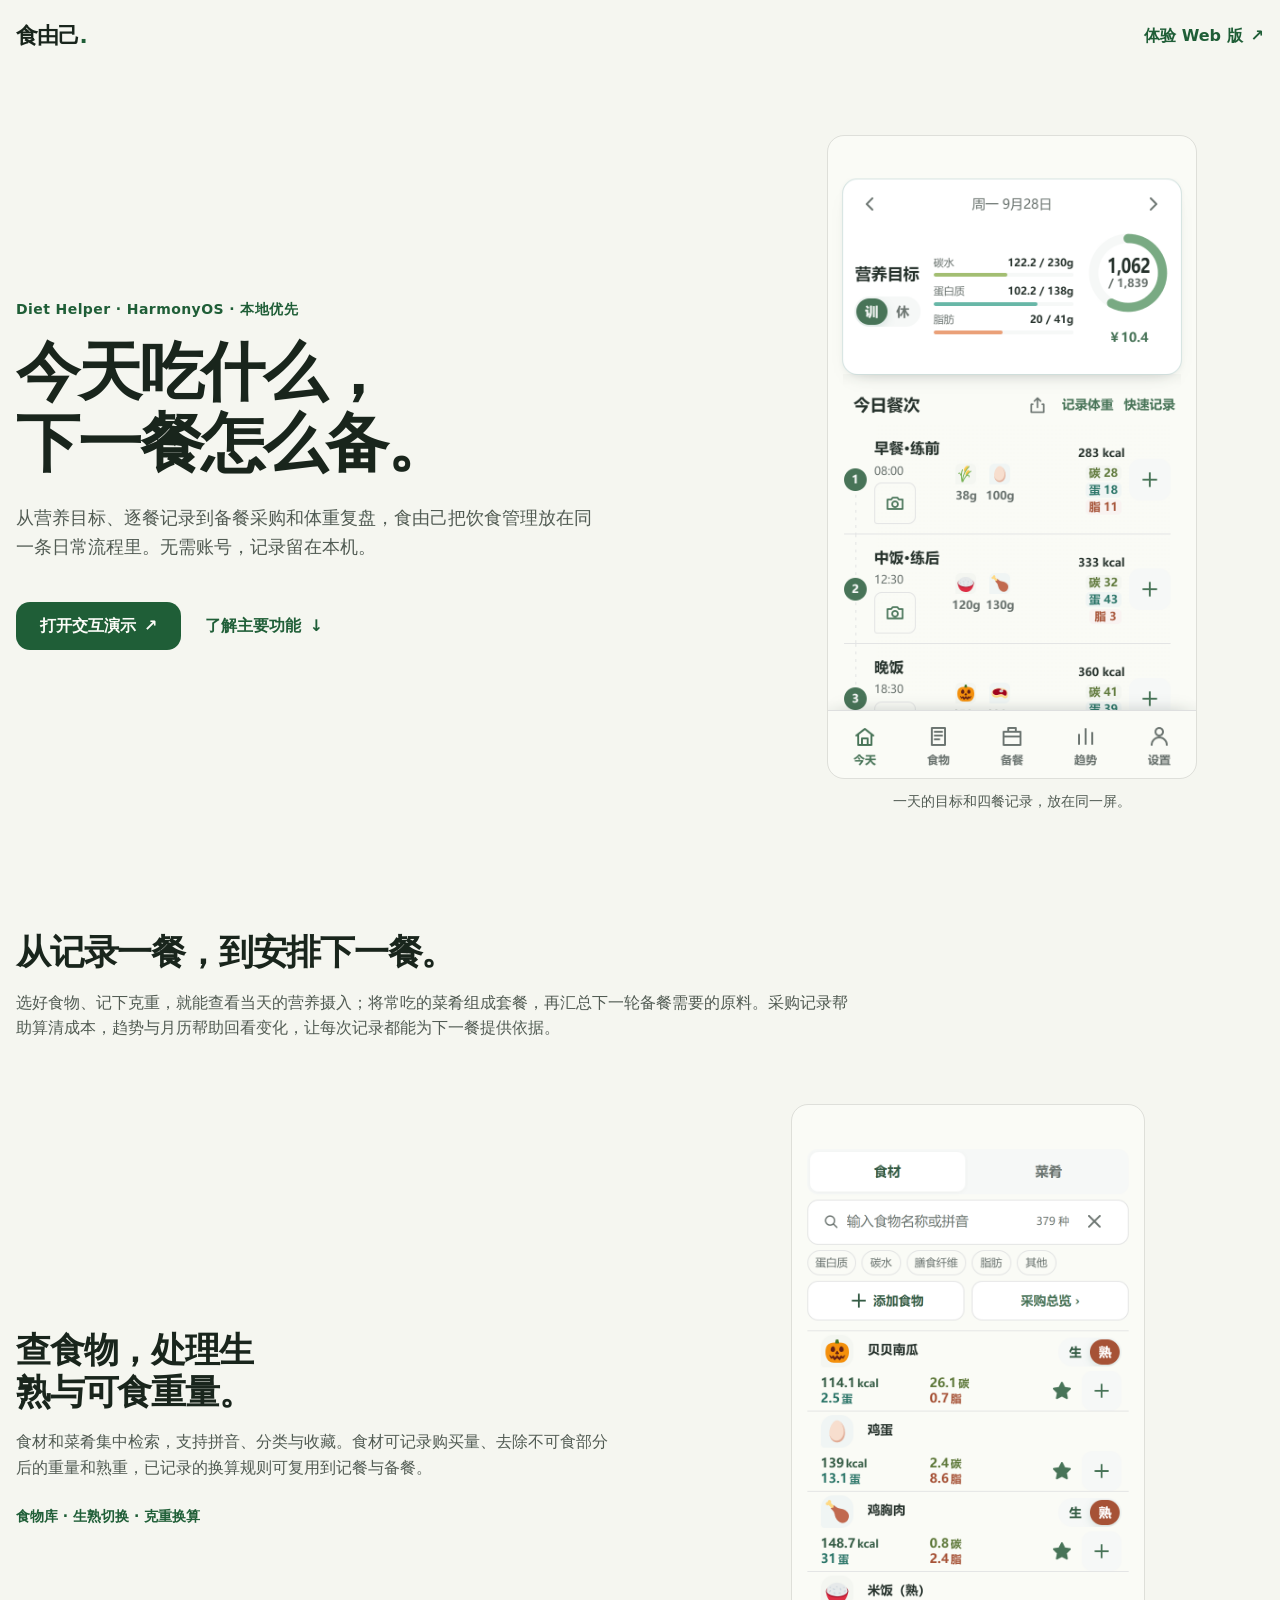
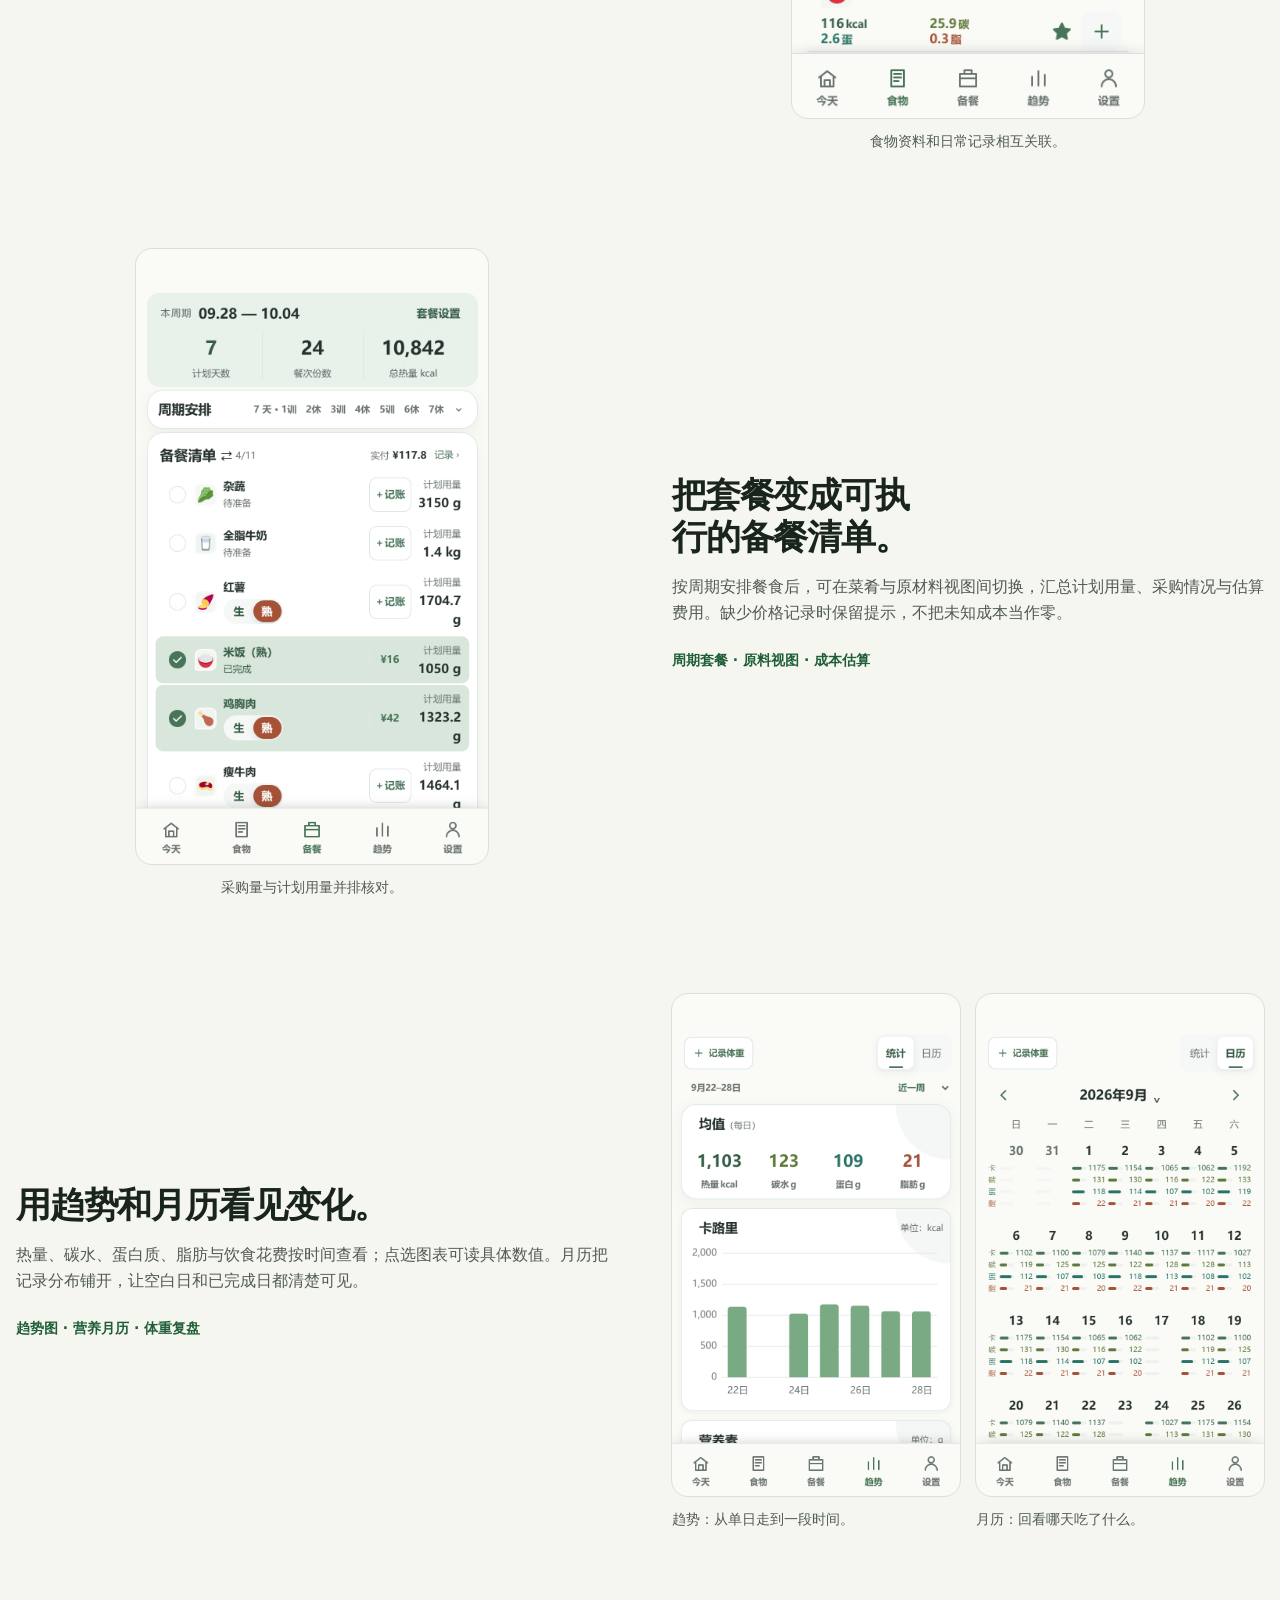
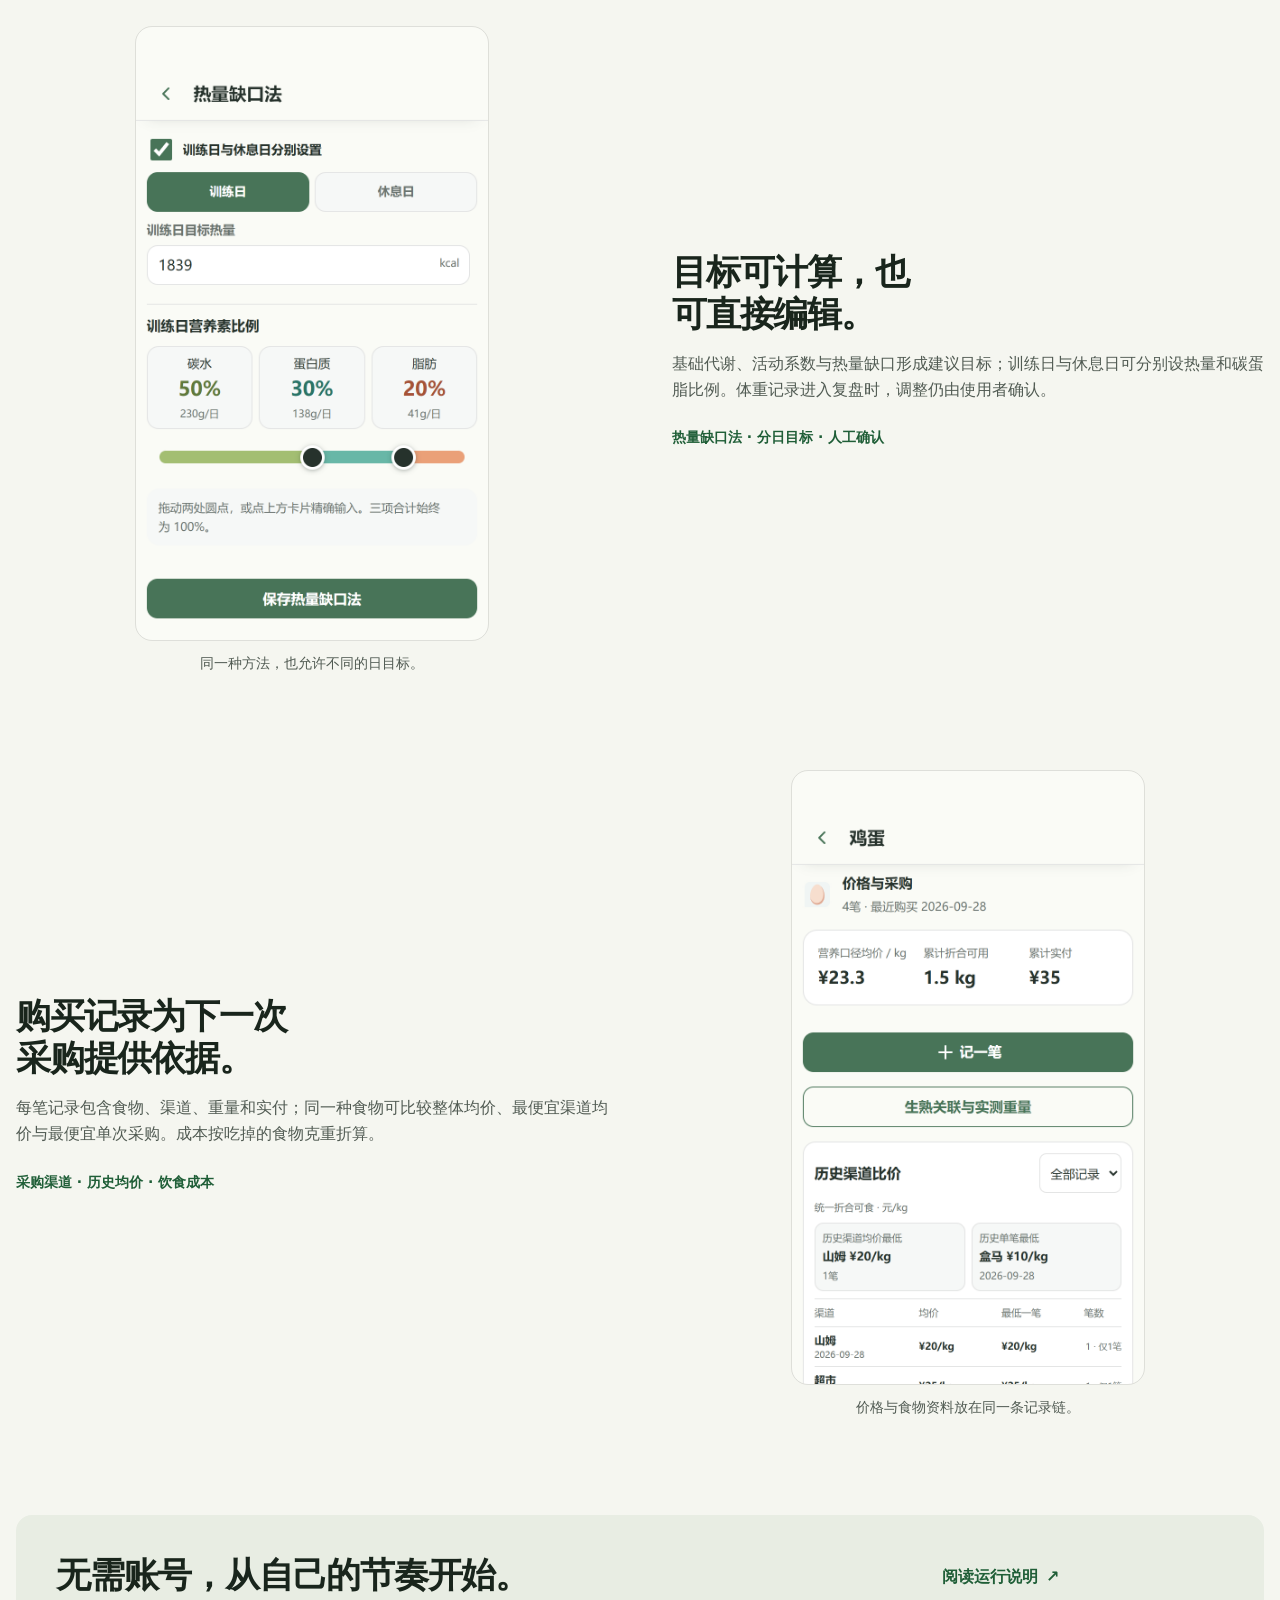
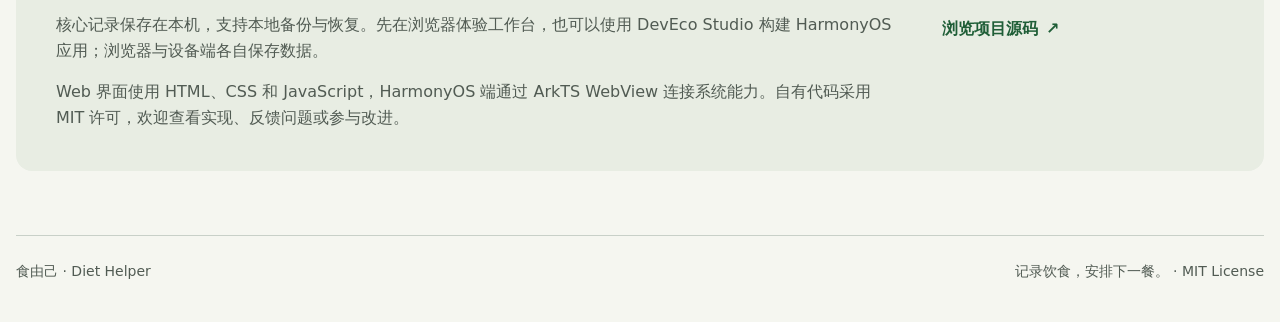
<file: index.html>
<!doctype html>
<html lang="zh-CN">
<head>
  <meta charset="utf-8">
  <meta name="viewport" content="width=device-width, initial-scale=1, viewport-fit=cover">
  <meta name="description" content="食由己 Diet Helper：面向 HarmonyOS 的本地优先饮食管理应用。从按餐记录、食物管理到周期备餐、采购比价和营养趋势，无需账号，记录留在本机。">
  <title>食由己 · Diet Helper — 从记录一餐，到安排下一餐</title>
  <link rel="stylesheet" href="tokens.css">
  <link rel="stylesheet" href="showcase.css">
</head>
<body>
  <a class="skip-link" href="#main">跳到正文</a>
  <header class="site-header">
    <a class="wordmark" href="#top" aria-label="食由己，返回页首">食由己<span class="wordmark-dot">.</span></a>
    <a class="header-link" href="design-demo/calm-path-v1/index.html">体验 Web 版 <span aria-hidden="true">↗</span></a>
  </header>

  <main id="main">
    <section class="hero" id="top" aria-labelledby="hero-title">
      <div class="hero-copy">
        <p class="status">Diet Helper · HarmonyOS · 本地优先</p>
        <h1 id="hero-title">今天吃什么，<br>下一餐怎么备。</h1>
        <p class="lede">从营养目标、逐餐记录到备餐采购和体重复盘，食由己把饮食管理放在同一条日常流程里。无需账号，记录留在本机。</p>
        <div class="hero-actions">
          <a class="action-primary" href="design-demo/calm-path-v1/index.html">打开交互演示 <span aria-hidden="true">↗</span></a>
          <a class="action-text" href="#product">了解主要功能 <span aria-hidden="true">↓</span></a>
        </div>
      </div>
      <figure class="hero-figure">
        <img src="showcase/screenshots/01-today-1080x1920.png" alt="食由己今日页：营养目标、训练日选择及按餐记录" width="780" height="1360" fetchpriority="high">
        <figcaption>一天的目标和四餐记录，放在同一屏。</figcaption>
      </figure>
    </section>

    <section class="intro" id="product" aria-labelledby="product-title">
      <h2 id="product-title">从记录一餐，到安排下一餐。</h2>
      <p>选好食物、记下克重，就能查看当天的营养摄入；将常吃的菜肴组成套餐，再汇总下一轮备餐需要的原料。采购记录帮助算清成本，趋势与月历帮助回看变化，让每次记录都能为下一餐提供依据。</p>
    </section>

    <section class="workbench" aria-label="产品功能导览">
      <article class="feature feature-food">
        <div class="feature-copy">
          <h3>查食物，处理生熟与可食重量。</h3>
          <p>食材和菜肴集中检索，支持拼音、分类与收藏。食材可记录购买量、去除不可食部分后的重量和熟重，已记录的换算规则可复用到记餐与备餐。</p>
          <p class="feature-note">食物库 · 生熟切换 · 克重换算</p>
        </div>
        <figure><img src="showcase/screenshots/02-foods-1080x1920.png" alt="食物库的搜索、分类与生熟切换界面" width="780" height="1360" loading="lazy"><figcaption>食物资料和日常记录相互关联。</figcaption></figure>
      </article>

      <article class="feature feature-prep">
        <div class="feature-copy">
          <h3>把套餐变成可执行的备餐清单。</h3>
          <p>按周期安排餐食后，可在菜肴与原材料视图间切换，汇总计划用量、采购情况与估算费用。缺少价格记录时保留提示，不把未知成本当作零。</p>
          <p class="feature-note">周期套餐 · 原料视图 · 成本估算</p>
        </div>
        <figure><img src="showcase/screenshots/03-prep-1080x1920.png" alt="备餐清单展示周期原料、计划用量与费用" width="900" height="1572" loading="lazy"><figcaption>采购量与计划用量并排核对。</figcaption></figure>
      </article>

      <article class="feature feature-trends">
        <div class="feature-copy">
          <h3>用趋势和月历看见变化。</h3>
          <p>热量、碳水、蛋白质、脂肪与饮食花费按时间查看；点选图表可读具体数值。月历把记录分布铺开，让空白日和已完成日都清楚可见。</p>
          <p class="feature-note">趋势图 · 营养月历 · 体重复盘</p>
        </div>
        <div class="feature-pair">
          <figure><img src="showcase/screenshots/04-insights-1080x1920.png" alt="营养与花费趋势图" width="780" height="1360" loading="lazy"><figcaption>趋势：从单日走到一段时间。</figcaption></figure>
          <figure><img src="showcase/screenshots/05-calendar-1080x1920.png" alt="每日营养记录月历" width="780" height="1360" loading="lazy"><figcaption>月历：回看哪天吃了什么。</figcaption></figure>
        </div>
      </article>

      <article class="feature feature-plan">
        <div class="feature-copy">
          <h3>目标可计算，也可直接编辑。</h3>
          <p>基础代谢、活动系数与热量缺口形成建议目标；训练日与休息日可分别设热量和碳蛋脂比例。体重记录进入复盘时，调整仍由使用者确认。</p>
          <p class="feature-note">热量缺口法 · 分日目标 · 人工确认</p>
        </div>
        <figure><img src="showcase/screenshots/06-deficit-1080x1920.png" alt="训练日和休息日可分别调整热量与营养比例" width="780" height="1360" loading="lazy"><figcaption>同一种方法，也允许不同的日目标。</figcaption></figure>
      </article>

      <article class="feature feature-purchase">
        <div class="feature-copy">
          <h3>购买记录为下一次采购提供依据。</h3>
          <p>每笔记录包含食物、渠道、重量和实付；同一种食物可比较整体均价、最便宜渠道均价与最便宜单次采购。成本按吃掉的食物克重折算。</p>
          <p class="feature-note">采购渠道 · 历史均价 · 饮食成本</p>
        </div>
        <figure><img src="showcase/screenshots/07-purchase-1080x1920.png" alt="食物采购记录与渠道比价界面" width="780" height="1360" loading="lazy"><figcaption>价格与食物资料放在同一条记录链。</figcaption></figure>
      </article>
    </section>

    <section class="implementation" id="source" aria-labelledby="source-title">
      <div>
        <h2 id="source-title">无需账号，从自己的节奏开始。</h2>
        <p>核心记录保存在本机，支持本地备份与恢复。先在浏览器体验工作台，也可以使用 DevEco Studio 构建 HarmonyOS 应用；浏览器与设备端各自保存数据。</p>
        <p>Web 界面使用 HTML、CSS 和 JavaScript，HarmonyOS 端通过 ArkTS WebView 连接系统能力。自有代码采用 MIT 许可，欢迎查看实现、反馈问题或参与改进。</p>
      </div>
      <div class="source-links">
        <a href="https://github.com/sunyia123/Diet-Helper#快速开始">阅读运行说明 <span aria-hidden="true">↗</span></a>
        <a href="https://github.com/sunyia123/Diet-Helper">浏览项目源码 <span aria-hidden="true">↗</span></a>
      </div>
    </section>
  </main>

  <footer class="site-footer">
    <span>食由己 · Diet Helper</span>
    <span>记录饮食，安排下一餐。 · MIT License</span>
  </footer>
</body>
</html>
</file>
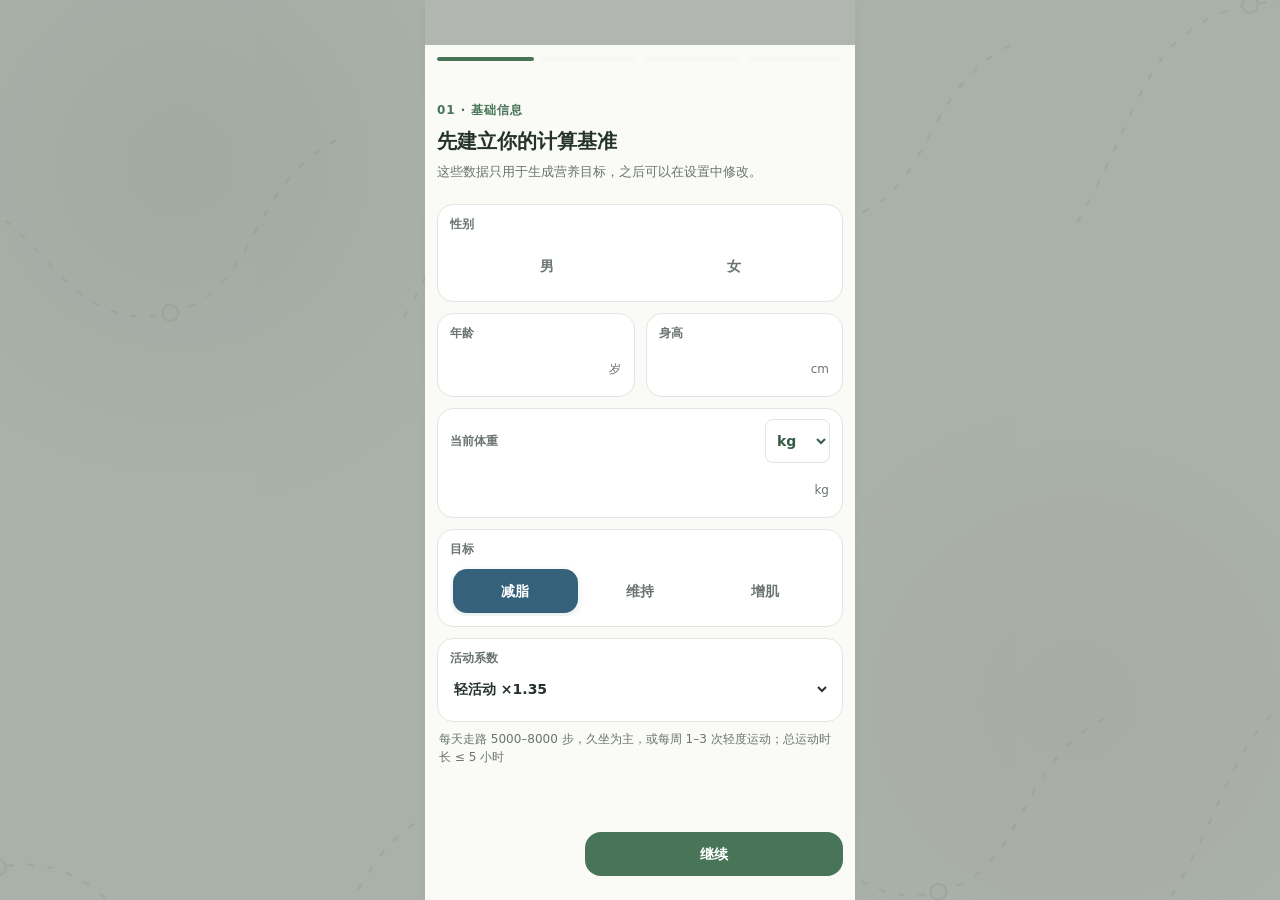
<file: design-demo/calm-path-v1/index.html>
<!doctype html>
<html lang="zh-CN">
<head>
  <meta charset="utf-8">
  <meta name="viewport" content="width=device-width, initial-scale=1, viewport-fit=cover">
  <meta name="theme-color" content="#fafbf6">
  <title>食由己</title>
  <link rel="icon" type="image/png" href="assets/app-icon.png">
  <style>@layer user-spacing, user-legacy-spacing, default-spacing, default-legacy-spacing, tokens, base, editors, pixel, ledger, screens;</style>
  <link rel="stylesheet" href="tokens.css?v=20260919-day-labels">
  <link rel="stylesheet" href="styles.css?v=20260928-native-safe-r2">
  <link rel="stylesheet" href="web-editors.css?v=20260928-native-safe">
  <link rel="stylesheet" href="design-system.css?v=20260928-native-safe">
  <link rel="stylesheet" href="pixel-art.css?v=20260928-native-safe">
  <link rel="stylesheet" href="shopping-ledger.css?v=20260924-purchase-channels">
  <link rel="stylesheet" href="web-layout.css?v=20260928-native-safe-r2">
  <link rel="stylesheet" href="web-experience.css?v=20260928-native-safe">
  <link rel="stylesheet" href="responsive-layout.css?v=20260928-native-safe">
  <link rel="stylesheet" href="weight-conversion.css?v=20260924-stage-unify">
</head>
<body>
  <div class="ambient-path" aria-hidden="true"></div>

  <main class="app-shell" aria-label="饮食记录应用">
    <div class="page-stack">
      <section class="app-page today-page active" data-page="today" aria-label="今天">
        <section class="summary-card" aria-labelledby="summary-title">
          <button class="summary-card-action" id="summary-target-button" type="button" aria-label="编辑当日营养目标"></button>
          <button class="summary-date-button" id="date-button" type="button" aria-label="选择日期"><span id="current-weekday">周四 8月27日</span></button>
          <div class="summary-layout">
            <div class="summary-title-block">
              <h1 id="summary-title">营养目标</h1>
              <span id="today-program-phase" hidden></span>
              <div class="summary-day-toggle" role="group" aria-label="临时切换当日类型">
                <button class="active" type="button" data-summary-day="training" aria-pressed="true">训练</button>
                <button type="button" data-summary-day="rest" aria-pressed="false">休息</button>
              </div>
            </div>
            <div class="macro-stack" aria-label="三大营养素进度">
              <article class="macro-item carbs">
                <div class="macro-label"><span>碳水</span><b id="carbs-text">98 / 146g</b></div>
                <div class="track"><i id="carbs-bar"></i><span class="overflow-layer" id="carbs-overflow" hidden></span></div>
              </article>
              <article class="macro-item protein">
                <div class="macro-label"><span>蛋白质</span><b id="protein-text">71 / 92g</b></div>
                <div class="track"><i id="protein-bar"></i><span class="overflow-layer" id="protein-overflow" hidden></span></div>
              </article>
              <article class="macro-item fat">
                <div class="macro-label"><span>脂肪</span><b id="fat-text">18 / 50g</b></div>
                <div class="track"><i id="fat-bar"></i><span class="overflow-layer" id="fat-overflow" hidden></span></div>
              </article>
            </div>
            <div class="summary-energy-column"><div class="energy-ring" id="energy-ring" role="img" aria-label="热量完成进度">
              <svg viewBox="0 0 82 82" aria-hidden="true">
                <defs><pattern id="energy-overflow-stripes" patternUnits="userSpaceOnUse" width="4" height="4" patternTransform="rotate(45)"><path class="energy-overflow-stripe" d="M0 0V4"/></pattern></defs>
                <circle class="energy-ring-track" cx="41" cy="41" r="34" pathLength="100"></circle>
                <circle class="energy-ring-value" cx="41" cy="41" r="34" pathLength="100"></circle>
                <circle class="energy-ring-overflow" cx="41" cy="41" r="34" pathLength="100"></circle>
                <circle class="energy-ring-overflow energy-ring-hatching" cx="41" cy="41" r="34" pathLength="100"></circle>
              </svg>
              <div><strong id="current-calories">375</strong><span id="target-calories-display">/ 1400</span></div>
            </div><button class="summary-consumption" id="summary-consumption" type="button" aria-label="查看当日饮食花费" hidden>￥0.0</button></div>
          </div>
          <div class="date-row" aria-label="逐日切换">
            <button class="bare-icon" id="previous-day" type="button" aria-label="前一天">‹</button>
            <button class="bare-icon" id="next-day" type="button" aria-label="后一天">›</button>
          </div>
        </section>

        <section class="meal-section" aria-labelledby="meal-title">
          <div class="section-heading">
            <div><p class="section-kicker">DAY PATH</p><h2 id="meal-title">今日餐次</h2></div>
            <button class="diet-review-banner" id="diet-review-banner" type="button" aria-label="复盘调整" hidden></button>
            <div class="section-actions">
              <button class="text-button" id="daily-share-open" type="button" aria-label="生成当日打卡分享"><svg viewBox="0 0 24 24" aria-hidden="true"><path d="M12 15V3m-4 4 4-4 4 4M6 11H4v10h16V11h-2"/></svg></button>
              <button class="text-button" id="manual-weight-button" type="button">记录体重</button>
              <button class="text-button" id="quick-add-button" type="button">快速记录</button>
            </div>
          </div>
          <div id="meal-training-mark" hidden><span>餐次标注</span></div>
          <ol class="meal-path" id="meal-list"></ol>
        </section>
      </section>

      <section class="app-page scroll-page" data-page="foods" aria-label="食物库" hidden>
        <div class="page-content">
          <div class="food-library-tabs" role="tablist" aria-label="食物库内容"><button type="button" role="tab" data-library-view="ingredients" aria-selected="true" class="active">食材</button><button type="button" role="tab" data-library-view="dishes" aria-selected="false">菜肴</button></div>
          <label class="search-field">
            <svg viewBox="0 0 24 24" aria-hidden="true"><circle cx="11" cy="11" r="6"/><path d="m16 16 4 4"/></svg>
            <input id="food-search" type="search" placeholder="输入食物名称或拼音" autocomplete="off">
            <span id="food-count" aria-live="polite">0 种</span>
            <button class="search-clear" id="food-search-clear" type="button" aria-label="清空搜索">×</button>
          </label>

          <div class="food-library-heading">
            <div class="category-row" aria-label="食物分类">
              <button class="category-chip" type="button" data-category="protein" aria-pressed="false">蛋白质</button>
              <button class="category-chip" type="button" data-category="carbs" aria-pressed="false">碳水</button>
              <button class="category-chip" type="button" data-category="fiber" aria-pressed="false">膳食纤维</button>
              <button class="category-chip" type="button" data-category="fat" aria-pressed="false">脂肪</button>
              <button class="category-chip" type="button" data-category="other" aria-pressed="false">其他</button>
            </div>
          </div>
          <div class="food-create-actions"><button class="secondary-action" id="create-library-food" type="button">＋ 添加食物</button><button class="secondary-action" id="create-library-dish" type="button">＋ 创建菜肴</button><button class="secondary-action" id="open-purchase-overview" type="button">采购总览 ›</button></div>
          <div class="library-list" id="food-library" role="region" aria-label="食物列表" tabindex="0"></div>
        </div>
      </section>

      <section class="app-page scroll-page" data-page="prep" aria-label="备餐" hidden>
        <div class="page-content prep-content">
          <section class="prep-hero">
            <div class="prep-hero-heading">
              <div class="prep-week"><span>本周期</span><strong>08.27 — 09.02</strong></div>
              <button class="week-button" id="manage-sets" type="button">套餐设置</button>
            </div>
            <div class="prep-summary" id="prep-summary"></div>
          </section>

          <section class="prep-card week-plan-card" id="week-plan-card">
            <button class="week-plan-heading" id="week-plan-toggle" type="button" aria-expanded="false">
              <h2>周期安排</h2><span id="week-plan-summary-line"></span><svg viewBox="0 0 24 24" aria-hidden="true"><path d="m8 10 4 4 4-4"/></svg>
            </button>
            <div class="week-plan" id="week-plan" hidden></div>
          </section>

          <section class="prep-card">
            <div class="content-heading shopping-heading"><h2>备餐清单</h2><span id="shopping-progress">0 / 0</span></div>
            <div class="shopping-list" id="shopping-list"></div>
            <button class="secondary-action" id="complete-shopping" type="button">标记全部已备好</button>
          </section>

        </div>
      </section>

      <section class="app-page scroll-page" data-page="insights" aria-label="趋势" hidden>
        <div class="page-content trend-content">
          <div class="trend-toolbar">
            <button class="trend-weight-button" id="trend-weight-button" type="button" aria-label="手动记录体重">
              <svg viewBox="0 0 24 24" aria-hidden="true"><path d="M12 5v14M5 12h14"/></svg>
              <span>记录体重</span>
            </button>
            <div class="trend-view-switch" role="tablist" aria-label="趋势视图">
              <button class="active" type="button" role="tab" data-trend-view="statistics" aria-selected="true">统计</button>
              <button type="button" role="tab" data-trend-view="calendar" aria-selected="false">日历</button>
            </div>
          </div>

          <div id="trend-statistics">
            <section class="trend-card average-card" aria-labelledby="average-title">
              <div class="content-heading trend-period-heading">
                <h2 id="average-title">均值<small>（每日）</small></h2>
                <div class="trend-period-tools">
                  <span id="trend-period-label">8月21–27日</span>
                  <select id="trend-period-select" aria-label="趋势周期"><option value="week">近一周</option><option value="month">近一个月</option><option value="halfyear">近半年</option></select>
                </div>
              </div>
              <div class="average-grid">
                <div class="calories"><strong id="average-calories">0</strong><span>热量<small>kcal</small></span></div>
                <div class="carbs"><strong id="average-carbs">0</strong><span>碳水<small>g</small></span></div>
                <div class="protein"><strong id="average-protein">0</strong><span>蛋白<small>g</small></span></div>
                <div class="fat"><strong id="average-fat">0</strong><span>脂肪<small>g</small></span></div>
              </div>
            </section>

            <section class="trend-card chart-card" aria-labelledby="calorie-chart-title">
              <div class="content-heading"><h2 id="calorie-chart-title">卡路里</h2><span>单位：kcal</span></div>
              <div class="calorie-chart" id="calorie-chart" role="img" aria-label="每日卡路里柱状图"></div>
              <div class="chart-tooltip" id="calorie-tooltip" hidden></div>
            </section>

            <section class="trend-card chart-card" aria-labelledby="macro-chart-title">
              <div class="content-heading"><h2 id="macro-chart-title">营养素</h2><span>单位：g</span></div>
              <div class="macro-legend" aria-label="图例"><span class="carbs">碳水</span><span class="protein">蛋白质</span><span class="fat">脂肪</span></div>
              <div class="macro-chart" id="macro-chart" role="img" aria-label="每日三大营养素柱状图"></div>
              <div class="chart-tooltip" id="macro-tooltip" hidden></div>
            </section>

            <section class="trend-card chart-card consumption-card" aria-labelledby="consumption-chart-title">
              <div class="content-heading"><h2 id="consumption-chart-title">饮食花费</h2><span id="consumption-chart-unit">单位：元</span></div>
              <div class="consumption-legend" id="consumption-legend"></div>
              <div class="consumption-chart reference-chart" id="consumption-chart" aria-label="按碳水蛋白质脂肪分摊的饮食花费堆叠柱状图"></div>
              <div class="chart-tooltip" id="consumption-tooltip" hidden></div>
            </section>

            <section class="trend-card weight-card" aria-labelledby="weight-title">
              <div class="trend-card-heading">
                <div><span>平均体重</span><strong id="average-weight">—</strong></div>
                <em id="weight-change">暂无记录</em>
              </div>
              <svg class="line-chart" id="weight-chart" viewBox="0 0 330 128" role="img" aria-labelledby="weight-title"><title id="weight-title">体重变化趋势</title></svg>
              <div class="chart-labels" id="weight-chart-labels"></div>
            </section>
          </div>

          <div id="trend-calendar" hidden>
            <section class="trend-card calendar-card" aria-labelledby="calendar-title">
              <div class="calendar-heading">
                <button type="button" data-calendar-shift="-1" aria-label="上个月">‹</button>
                <button type="button" id="calendar-month-open" aria-label="选择日历年月" aria-haspopup="dialog"><span id="calendar-title">2026年8月</span><span aria-hidden="true">⌄</span></button>
                <button type="button" data-calendar-shift="1" aria-label="下个月">›</button>
              </div>
              <div class="calendar-weekdays" aria-hidden="true"><span>日</span><span>一</span><span>二</span><span>三</span><span>四</span><span>五</span><span>六</span></div>
              <div class="calendar-legend"><span class="calories">卡</span><span class="carbs">碳</span><span class="protein">蛋</span><span class="fat">脂</span></div>
              <div class="nutrition-calendar" id="nutrition-calendar"></div>
              <div class="calendar-day-detail" id="calendar-day-detail">点击日期查看当日营养</div>
            </section>
          </div>
        </div>
      </section>

      <section class="app-page scroll-page" data-page="profile" aria-label="设置" hidden>
        <div class="page-content settings-content">
          <section class="settings-card settings-collapsible" data-settings-section="method">
            <div class="settings-heading">
              <span class="settings-number">01</span><div class="settings-heading-copy"><h2>饮食方法</h2></div><button class="settings-collapse-toggle" type="button" data-settings-collapse="method" aria-expanded="true" aria-label="收起饮食方法"><svg viewBox="0 0 24 24" aria-hidden="true"><path d="m8 10 4 4 4-4"/></svg></button>
            </div>
            <div class="settings-section-body" data-settings-body="method">
              <button class="setting-row method-row" id="method-button" type="button">
                <span><small>当前方法</small><strong id="method-name">热量缺口法</strong></span>
                <span class="row-value">更换 <b>›</b></span>
              </button>
              <div class="method-day-targets" id="method-day-targets"></div>
              <p class="method-range-note" id="method-range-note" hidden></p>
            </div>
          </section>

          <section class="settings-card settings-collapsible" data-settings-section="schedule">
            <div class="settings-heading">
              <span class="settings-number">02</span><div class="settings-heading-copy"><h2>周期安排</h2></div><button class="settings-collapse-toggle" type="button" data-settings-collapse="schedule" aria-expanded="true" aria-label="收起周期安排"><svg viewBox="0 0 24 24" aria-hidden="true"><path d="m8 10 4 4 4-4"/></svg></button>
            </div>
            <div class="settings-section-body" data-settings-body="schedule">
              <button class="setting-row method-row" id="weekly-plan-button" type="button">
                <span><strong id="weekly-plan-summary">训练3天 · 休息4天</strong></span>
                <span class="row-value">安排 <b>›</b></span>
              </button>
            </div>
          </section>

          <section class="settings-card settings-collapsible compact-settings" data-settings-section="basic">
            <div class="settings-heading"><span class="settings-number">03</span><div class="settings-heading-copy"><h2>基础设置</h2></div><button class="settings-collapse-toggle" type="button" data-settings-collapse="basic" aria-expanded="true" aria-label="收起基础设置"><svg viewBox="0 0 24 24" aria-hidden="true"><path d="m8 10 4 4 4-4"/></svg></button></div>
            <div class="settings-section-body" data-settings-body="basic">
            <button class="setting-row" id="body-settings-button" type="button"><span><small>身体参数</small><strong id="body-profile-summary">70.8 kg · 减脂</strong></span><span class="row-value">编辑 <b>›</b></span></button>
            <button class="setting-row" id="meal-settings-button" type="button"><span><small>餐次设置</small><strong id="meal-settings-summary">训练 4 餐 · 休息 3 餐</strong></span><span class="row-value">编辑 <b>›</b></span></button>
            <button class="setting-row" id="review-settings-button" type="button"><span><small>复盘提醒</small><strong id="review-settings-summary">为当前方法单独设置</strong></span><span class="row-value">设置 <b>›</b></span></button>
            <button class="setting-row" id="default-sets-button" type="button"><span><small>默认套餐</small><strong id="default-sets-summary">4 个餐次套餐 · 同步备餐</strong></span><span class="row-value">管理 <b>›</b></span></button>
            <button class="setting-row" id="optional-settings-open" type="button"><span><strong>可选功能</strong></span><span class="row-value">设置 <b>›</b></span></button>
            <button class="setting-row" id="tutorial-button" type="button"><span><small>使用引导</small><strong>重新查看核心功能</strong></span><span class="row-value">开始 <b>›</b></span></button>
            <button class="setting-row" id="data-settings-button" type="button"><span><small>数据与备份</small><strong>仅保存在本机</strong></span><span class="row-value">管理 <b>›</b></span></button>
            </div>
          </section>

          <p class="version-note">版本 2.4 · 食物图标 <a href="https://github.com/jdecked/twemoji" target="_blank" rel="noreferrer">Twemoji</a>，Twitter 及其他贡献者（CC BY 4.0）</p>
        </div>
      </section>
    </div>

    <section class="meal-set-page" id="meal-set-page" aria-label="套餐管理" hidden>
      <header class="sub-page-header">
        <button class="sub-page-back" id="meal-set-page-back" type="button" aria-label="返回">‹</button>
        <div><small id="meal-set-page-kicker">MEAL SETS</small><strong id="meal-set-page-title">套餐管理</strong></div>
        <button class="sub-page-add" id="add-meal-set" type="button">编辑套餐</button>
      </header>
      <div class="meal-set-page-content" id="meal-set-page-content"></div>
    </section>

    <section class="optional-settings-page" id="optional-settings-page" aria-label="可选功能" hidden>
      <header class="sub-page-header">
        <button class="sub-page-back" id="optional-settings-back" type="button" aria-label="返回设置">‹</button>
        <strong>可选功能</strong>
      </header>
      <div class="optional-settings-content">
        <button class="setting-row" id="theme-settings-button" type="button"><span><strong>界面样式</strong></span><span class="row-value">›</span></button>
        <label class="setting-row ledger-setting"><span><strong>记账功能</strong></span><input id="ledger-enabled" type="checkbox" role="switch" aria-label="记账功能" checked></label>
        <button class="setting-row" id="layout-tuner-open" type="button"><span><strong>网页实时边距编辑</strong></span><span class="row-value">›</span></button>
        <label class="setting-row weight-unit-setting"><span><strong>全局显示体重单位</strong></span><select id="weight-unit-select" aria-label="全局显示体重单位"><option value="kg">kg</option><option value="jin">斤</option></select></label>
      </div>
    </section>

    <nav class="bottom-nav" aria-label="主要导航">
      <button class="nav-item active" type="button" data-nav="today"><svg class="nav-icon-outline" viewBox="0 0 24 24" aria-hidden="true"><path d="M4 11.5 12 5l8 6.5V20H4z"/><path d="M9 20v-6h6v6"/></svg><svg class="nav-icon-solid" viewBox="0 0 24 24" aria-hidden="true"><path d="M3 11.2 12 4l9 7.2V20a1 1 0 0 1-1 1h-5.5v-6h-5v6H4a1 1 0 0 1-1-1z"/></svg><span>今天</span></button>
      <button class="nav-item" type="button" data-nav="foods"><svg class="nav-icon-outline" viewBox="0 0 24 24" aria-hidden="true"><path d="M5 4h14v16H5z"/><path d="M8 8h8M8 12h8M8 16h5"/></svg><svg class="nav-icon-solid" viewBox="0 0 24 24" aria-hidden="true"><rect x="4" y="3" width="16" height="18" rx="2"/><path class="nav-solid-detail" d="M8 8h8M8 12h8M8 16h5"/></svg><span>食物</span></button>
      <button class="nav-item" type="button" data-nav="prep"><svg class="nav-icon-outline" viewBox="0 0 24 24" aria-hidden="true"><path d="M5 8h14v11H5z"/><path d="M8 8V5h8v3M5 13h14"/></svg><svg class="nav-icon-solid" viewBox="0 0 24 24" aria-hidden="true"><path d="M8 4h8a2 2 0 0 1 2 2v1h1a2 2 0 0 1 2 2v10a2 2 0 0 1-2 2H5a2 2 0 0 1-2-2V9a2 2 0 0 1 2-2h1V6a2 2 0 0 1 2-2Zm1 3h6V6H9Z"/><path class="nav-solid-detail" d="M4 13h16"/></svg><span>备餐</span></button>
      <button class="nav-item" type="button" data-nav="insights"><svg class="nav-icon-outline" viewBox="0 0 24 24" aria-hidden="true"><path d="M5 19V9M12 19V5M19 19v-7"/></svg><svg class="nav-icon-solid" viewBox="0 0 24 24" aria-hidden="true"><rect x="3" y="9" width="4" height="12" rx="2"/><rect x="10" y="3" width="4" height="18" rx="2"/><rect x="17" y="12" width="4" height="9" rx="2"/></svg><span>趋势</span></button>
      <button class="nav-item" type="button" data-nav="profile"><svg class="nav-icon-outline" viewBox="0 0 24 24" aria-hidden="true"><circle cx="12" cy="8" r="3"/><path d="M5 20c.7-4 3-6 7-6s6.3 2 7 6"/></svg><svg class="nav-icon-solid" viewBox="0 0 24 24" aria-hidden="true"><circle cx="12" cy="7" r="4"/><path d="M3.5 21c.5-5.1 3.4-8 8.5-8s8 2.9 8.5 8Z"/></svg><span>设置</span></button>
    </nav>
    <div class="motion-layer" id="motion-layer" aria-hidden="true"></div>
  </main>

  <section class="onboarding" id="onboarding" aria-label="首次使用配置" hidden>
    <div class="onboarding-panel">
      <div class="onboarding-progress" id="onboarding-progress" aria-label="配置进度"></div>
      <div class="onboarding-content" id="onboarding-content"></div>
    </div>
  </section>

  <div class="feature-tour" id="feature-tour" aria-live="polite" hidden>
    <div class="tour-spotlight" id="tour-spotlight" aria-hidden="true"></div>
    <article class="tour-card" id="tour-card">
      <span id="tour-step-label">1 / 8</span>
      <h2 id="tour-title"></h2>
      <p id="tour-copy"></p>
      <div class="tour-actions">
        <button id="tour-skip" type="button">跳过</button>
        <button id="tour-next" type="button">下一步</button>
      </div>
    </article>
  </div>

  <div class="sheet-backdrop" id="sheet-backdrop" hidden></div>
  <section class="editor-page" id="bottom-sheet" aria-hidden="true" aria-labelledby="sheet-title" hidden>
    <header class="sheet-header editor-page-header">
      <button class="sub-page-back" id="close-sheet" type="button" aria-label="返回上一页">‹</button>
      <div><p class="sheet-kicker" id="sheet-kicker">QUICK LOG</p><h2 id="sheet-title">记录食物</h2></div>
      <button id="pixel-header-save" type="button" hidden>保存</button>
    </header>
    <div id="sheet-content"></div>
  </section>

  <div class="toast" id="toast" role="status" aria-live="polite"></div>
  <input class="native-file-input" id="meal-camera-input" type="file" accept="image/*" capture="environment" tabindex="-1" aria-hidden="true">
  <input class="native-file-input" id="meal-gallery-input" type="file" accept="image/*" tabindex="-1" aria-hidden="true">
  <input class="native-file-input" id="food-icon-input" type="file" accept="image/*" tabindex="-1" aria-hidden="true">
  <script src="food-data.js"></script>
  <script src="food-icons.js"></script>
  <script src="pixel-art.js"></script>
  <script src="pixel-icon-catalog.js"></script>
  <script src="pixel-ui-art.js"></script>
  <script src="pixel-icons.js?v=20260921-library-scroll"></script>
  <script src="food-catalog.js"></script>
  <script src="food-pinyin.js"></script>
  <script src="catalog-migration.js"></script>
  <script src="food-imports.js?v=20260924-food-stage"></script>
  <script src="unsaved-edits.js?v=20260914-ui"></script>
  <script src="web-editors.js?v=20260928-optional-settings"></script>
  <script src="diet-programs.js?v=20260928-activity-copy"></script>
  <script src="weight-conversion.js?v=20260924-stage-motion-macros"></script>
  <script src="shopping-ledger.js?v=20260924-purchase-channels"></script>
  <script src="shopping-imports.js?v=20260924-purchase-channels"></script>
  <script src="ui-icons.js"></script>
  <script src="layout-defaults.js?v=20260922-ledger-shared"></script>
  <script src="daily-tools.js?v=20260924-stage-motion-macros"></script>
  <script src="layout-editor.js?v=20260928-optional-settings"></script>
  <script src="calendar-tools.js?v=20260920-layout"></script>
  <script src="web-refinements.js?v=20260928-optional-settings"></script>
  <script src="web-experience.js?v=20260928-optional-settings"></script>
  <script src="app.js?v=20260928-widget-navigation"></script>
</body>
</html>
</file>
<file: tokens.css>
/* Hallmark · pre-emit critique: P4 H4 E4 S5 R5 V4 */
:root {
  --color-paper: oklch(97% 0.008 110);
  --color-surface: oklch(99% 0.005 110);
  --color-surface-soft: oklch(94% 0.014 127);
  --color-ink: oklch(25% 0.025 151);
  --color-muted: oklch(46% 0.018 150);
  --color-rule: oklch(85% 0.014 145);
  --color-accent: oklch(43% 0.091 153);
  --color-accent-ink: oklch(99% 0.005 110);
  --color-focus: oklch(48% 0.13 155);
  --color-image-line: oklch(20% 0.006 150 / 0.1);
  --font-display: system-ui, -apple-system, BlinkMacSystemFont, "HarmonyOS Sans SC", "PingFang SC", "Microsoft YaHei", sans-serif;
  --font-body: system-ui, -apple-system, BlinkMacSystemFont, "HarmonyOS Sans SC", "PingFang SC", "Microsoft YaHei", sans-serif;
  --space-2xs: 0.25rem;
  --space-xs: 0.5rem;
  --space-sm: 0.75rem;
  --space-md: 1rem;
  --space-lg: 1.5rem;
  --space-xl: 2.5rem;
  --space-2xl: 4rem;
  --space-3xl: 6rem;
  --text-small: 0.875rem;
  --text-base: 1rem;
  --text-lede: 1.125rem;
  --text-heading: clamp(1.5rem, 2.7vw, 2.5rem);
  --text-display: clamp(2.25rem, 5vw, 4.5rem);
  --radius-control: 0.875rem;
  --radius-image: 1rem;
  --rule-thin: 1px;
  --ease-out: cubic-bezier(0.16, 1, 0.3, 1);
  --dur-micro: 120ms;
  --dur-short: 220ms;
}
</file>
<file: showcase.css>
/* Hallmark · genre: modern-minimal · macrostructure: Split Studio · tone: utilitarian · anchor hue: pine-green · theme: original design.md · nav: N9 · footer: Ft2 · enrichment: real product captures */
* { box-sizing: border-box; }
html, body { overflow-x: clip; }
html { scroll-behavior: smooth; }
body {
  margin: 0;
  color: var(--color-ink);
  background: var(--color-paper);
  font-family: var(--font-body);
  font-size: var(--text-base);
  line-height: 1.6;
  -webkit-font-smoothing: antialiased;
}
img { display: block; max-width: 100%; }
a { color: inherit; }
a:focus-visible { outline: 3px solid var(--color-focus); outline-offset: 4px; }
.skip-link {
  position: absolute;
  inset-block-start: var(--space-md);
  inset-inline-start: var(--space-md);
  z-index: 10;
  padding: var(--space-xs) var(--space-md);
  background: var(--color-surface);
  transform: translateY(-200%);
}
.skip-link:focus { transform: none; }
.site-header, main, .site-footer { width: min(100% - 2rem, 78rem); margin-inline: auto; }
.site-header {
  display: flex;
  align-items: center;
  justify-content: space-between;
  gap: var(--space-md);
  min-height: 4.5rem;
}
.wordmark {
  font-family: var(--font-display);
  font-weight: 800;
  font-size: 1.35rem;
  letter-spacing: -0.04em;
  text-decoration: none;
  white-space: nowrap;
}
.wordmark-dot { color: var(--color-accent); }
.header-link, .action-text, .source-links a {
  display: inline-flex;
  align-items: center;
  justify-content: center;
  gap: var(--space-xs);
  min-height: 44px;
  text-decoration: none;
  white-space: nowrap;
  font-weight: 700;
}
.header-link { color: var(--color-accent); }
.header-link:hover, .action-text:hover, .source-links a:hover { text-decoration: underline; text-underline-offset: var(--space-xs); }
.hero {
  display: grid;
  gap: var(--space-xl);
  align-items: center;
  padding-block: var(--space-xl) var(--space-2xl);
}
.hero-copy { min-width: 0; }
.status {
  margin: 0 0 var(--space-md);
  color: var(--color-accent);
  font-size: var(--text-small);
  font-weight: 700;
  letter-spacing: 0.03em;
}
h1, h2, h3, p { overflow-wrap: anywhere; }
h1, h2, h3 { font-family: var(--font-display); font-style: normal; letter-spacing: -0.035em; text-wrap: balance; }
h1 { max-width: 13ch; margin: 0; font-size: var(--text-display); line-height: 1.12; }
.lede { max-width: 36rem; margin-block: var(--space-lg) 0; color: var(--color-muted); font-size: var(--text-lede); text-wrap: pretty; }
.hero-actions { display: flex; flex-wrap: wrap; align-items: center; gap: var(--space-sm) var(--space-lg); margin-block-start: var(--space-xl); }
.action-primary {
  display: inline-flex;
  align-items: center;
  justify-content: center;
  gap: var(--space-xs);
  min-height: 48px;
  padding-inline: var(--space-lg);
  border-radius: var(--radius-control);
  color: var(--color-accent-ink);
  background: var(--color-accent);
  font-weight: 700;
  text-decoration: none;
  white-space: nowrap;
  transition: transform var(--dur-micro) var(--ease-out);
}
.action-primary:hover { transform: translateY(-2px); }
.action-primary:active { transform: scale(0.96); }
.action-text { color: var(--color-accent); }
.hero-figure, .feature figure { margin: 0; min-width: 0; }
.hero-figure { width: min(100%, 23rem); justify-self: center; }
.hero-figure img, .feature img {
  width: 100%;
  height: auto;
  border-radius: var(--radius-image);
  outline: var(--rule-thin) solid var(--color-image-line);
}
figcaption { margin-block-start: var(--space-sm); color: var(--color-muted); font-size: var(--text-small); text-align: center; }
.intro { max-width: 52rem; padding-block: var(--space-lg) var(--space-2xl); }
.intro h2, .implementation h2 { margin: 0 0 var(--space-md); font-size: var(--text-heading); line-height: 1.2; }
.intro p, .implementation p { margin: 0; color: var(--color-muted); text-wrap: pretty; }
.workbench { display: grid; gap: var(--space-3xl); }
.feature {
  display: grid;
  gap: var(--space-xl);
  align-items: center;
  min-width: 0;
}
.feature-copy { min-width: 0; }
.feature h3 { max-width: 17ch; margin: 0 0 var(--space-md); font-size: var(--text-heading); line-height: 1.2; }
.feature-copy p { max-width: 37rem; margin: 0; color: var(--color-muted); text-wrap: pretty; }
.feature-copy .feature-note { margin-block-start: var(--space-lg); color: var(--color-accent); font-size: var(--text-small); font-weight: 700; }
.feature > figure { width: min(100%, 22rem); justify-self: center; }
.feature-pair { display: grid; grid-template-columns: repeat(2, minmax(0, 1fr)); gap: var(--space-sm); align-items: start; }
.feature-pair figcaption { text-align: start; }
.implementation {
  display: grid;
  gap: var(--space-xl);
  align-items: start;
  margin-block: var(--space-3xl) var(--space-2xl);
  padding: var(--space-lg);
  border-radius: var(--radius-image);
  background: var(--color-surface-soft);
}
.implementation p + p { margin-block-start: var(--space-md); }
.source-links { display: grid; gap: var(--space-xs); }
.source-links a { justify-content: flex-start; color: var(--color-accent); }
.site-footer {
  display: flex;
  flex-wrap: wrap;
  justify-content: space-between;
  gap: var(--space-sm);
  padding-block: var(--space-lg) var(--space-xl);
  border-block-start: var(--rule-thin) solid var(--color-rule);
  color: var(--color-muted);
  font-size: var(--text-small);
}
@media (min-width: 48rem) {
  .hero { grid-template-columns: minmax(0, 1.15fr) minmax(0, 0.85fr); gap: var(--space-2xl); padding-block: var(--space-2xl) var(--space-3xl); }
  .feature { grid-template-columns: minmax(0, 1fr) minmax(0, 1fr); gap: var(--space-2xl); }
  .feature:nth-child(even) .feature-copy { grid-column: 2; grid-row: 1; }
  .feature:nth-child(even) > figure, .feature:nth-child(even) > .feature-pair { grid-column: 1; grid-row: 1; }
  .feature-pair { gap: var(--space-md); }
  .implementation { grid-template-columns: minmax(0, 1.5fr) minmax(0, 0.5fr); padding: var(--space-xl); }
}
@media (prefers-reduced-motion: reduce) {
  html { scroll-behavior: auto; }
  .action-primary { transition-duration: 0ms; }
  .action-primary:hover, .action-primary:active { transform: none; }
}
</file>
<file: design-demo/calm-path-v1/tokens.css>
/* Hallmark · genre: modern-minimal · macrostructure: Workbench · design-system: design.md · designed-as-app */
@layer tokens {
  body {
    --keypad-scrim: rgb(24 39 31 / 18%);
    --scroll-thumb: color-mix(in srgb,var(--pine) 45%,transparent);
    --high-phase-fill: color-mix(in srgb,var(--fat-text) 6%,transparent);
    --checkin-veil: color-mix(in srgb,var(--paper) 84%,transparent);
    --on-accent-muted: color-mix(in srgb,var(--on-accent) 85%,var(--pine-dark));
    --medium-day: #896525;
    --medium-day-soft: color-mix(in srgb, var(--medium-day) 8%, var(--surface));
    --medium-day-border: color-mix(in srgb, var(--medium-day) 30%, var(--surface));
  }
  :root, .theme-option > i[data-palette="calm"] {
    --font-ui: system-ui, -apple-system, BlinkMacSystemFont, "Segoe UI", "HarmonyOS Sans SC", "PingFang SC", "Microsoft YaHei", sans-serif;
    --space-1: 4px;
    --space-2: 8px;
    --space-3: 12px;
    --space-4: 16px;
    --space-6: 24px;
    --text-title: 20px;
    --text-heading: 18px;
    --text-body: 16px;
    --text-label: 14px;
    --text-meta: 12px;
    --control-height: 44px;
    --control-radius: 12px;
    --card-radius: 16px;
    --ease-out: cubic-bezier(.2, 0, 0, 1);
    --duration-fast: 140ms;
    --duration-page: 180ms;
    --canvas: #eef3ea;
    --paper: #fafbf6;
    --surface: #fff;
    --ink: #26322c;
    --muted: #747d76;
    --icon-muted: #66736b;
    --pine: #487458;
    --pine-dark: #355c45;
    --energy-fill: #79aa83;
    --sage: #a8c09b;
    --teal: var(--protein-text);
    --oat: #e9dfbd;
    --clay: var(--fat-text);
    --carbs: #a3be72;
    --protein: #68b7a7;
    --fat: #eaa078;
    --carbs-text: #5f793b;
    --protein-text: #297467;
    --fat-text: #a65236;
    --danger: #a33532;
    --on-accent: #fff;
    --choice-blue: #35627a;
    --choice-rose: #8e4965;
    --choice-ochre: #796023;
    --shadow: 0 2px 8px rgb(0 0 0 / 4%);
    --shadow-raised: 0 4px 16px rgb(0 0 0 / 8%), 0 1px 4px rgb(0 0 0 / 6%);
    --shadow-dialog: 0 12px 40px rgb(0 0 0 / 16%);
    --scrim: rgb(20 34 27 / 40%);
    --checker-light: #fff;
    --checker-dark: #e9ecea;
    --image-outline: rgb(0 0 0 / 10%);
    --swatch-outline: #263238;
    color-scheme: light;
  }
  body[data-theme="mint-pop"], .theme-option > i[data-palette="mint-pop"] {
    --canvas: #edf5f8;
    --paper: #f5fafc;
    --ink: #20374a;
    --pine: #416e94;
    --pine-dark: #325976;
    --energy-fill: #70a5cd;
    --sage: #a0c9ba;
    --teal: var(--protein-text);
    --oat: #eed7a0;
    --clay: var(--fat-text);
    --carbs: #dfb759;
    --protein: #64b8af;
    --fat: #de92a9;
    --carbs-text: #896726;
    --protein-text: #2c746d;
    --fat-text: #a34f70;
  }
  body[data-theme="forest-clay"], .theme-option > i[data-palette="forest-clay"] {
    --canvas: #f0f2e9;
    --paper: #fcfaf5;
    --ink: #393232;
    --pine: #507658;
    --pine-dark: #3c5d45;
    --energy-fill: #8eae76;
    --sage: #b6c5a4;
    --teal: var(--protein-text);
    --oat: #f1e6c9;
    --clay: var(--fat-text);
    --carbs: #cead63;
    --protein: #6dabb4;
    --fat: #df986f;
    --carbs-text: #82672d;
    --protein-text: #376c77;
    --fat-text: #a35431;
  }
  body[data-theme="night-spark"], .theme-option > i[data-palette="night-spark"] {
    --canvas: #eff1f8;
    --paper: #f8f9fd;
    --ink: #16213e;
    --pine: #586c9a;
    --pine-dark: #445580;
    --energy-fill: #8b9fce;
    --sage: #c7b1c5;
    --teal: var(--protein-text);
    --oat: #e8d7ae;
    --clay: var(--fat-text);
    --carbs: #cead67;
    --protein: #89add1;
    --fat: #caa0bc;
    --carbs-text: #806733;
    --protein-text: #486d94;
    --fat-text: #8e5a7d;
  }
  body {
    --energy-over: color-mix(in srgb, var(--energy-fill) 76%, var(--pine-dark));
    --carbs-over: color-mix(in srgb, var(--carbs) 76%, var(--carbs-text));
    --protein-over: color-mix(in srgb, var(--protein) 76%, var(--protein-text));
    --fat-over: color-mix(in srgb, var(--fat) 76%, var(--fat-text));
    --hero-fill: color-mix(in srgb, var(--energy-fill) 17%, var(--surface));
    --hero-muted: color-mix(in srgb, var(--ink) 74%, var(--surface));
    --muted: color-mix(in srgb, var(--ink) 68%, var(--surface));
    --line: color-mix(in srgb, var(--ink) 13%, var(--surface));
    --border: var(--line);
    --control-border: var(--line);
    --chart-grid-line: color-mix(in srgb, var(--line) 60%, transparent);
    --selection-fill: color-mix(in srgb, var(--pine) 9%, var(--surface));
    --surface-soft: color-mix(in srgb, var(--pine) 5%, var(--surface));
    --carbs-soft: color-mix(in srgb, var(--carbs-text) 7%, var(--surface));
    --protein-soft: color-mix(in srgb, var(--protein-text) 7%, var(--surface));
    --fat-soft: color-mix(in srgb, var(--fat-text) 7%, var(--surface));
    --danger-soft: color-mix(in srgb, var(--danger) 7%, var(--surface));
    --progress-soft: color-mix(in srgb, var(--energy-fill) 17%, var(--surface));
    --progress-complete: color-mix(in srgb, var(--energy-fill) 29%, var(--surface));
    --review-fill: linear-gradient(110deg, var(--carbs-soft), var(--protein-soft), var(--fat-soft));
    --ambient-primary: color-mix(in srgb, var(--pine) 8%, transparent);
    --ambient-accent: color-mix(in srgb, var(--clay) 5%, transparent);
  }
  body {
    --clay-a05: color-mix(in srgb, var(--clay) 5%, transparent);
    --clay-a06: color-mix(in srgb, var(--clay) 6%, transparent);
    --clay-a07: color-mix(in srgb, var(--clay) 7%, transparent);
    --clay-a08: color-mix(in srgb, var(--clay) 8%, transparent);
    --clay-a10: color-mix(in srgb, var(--clay) 10%, transparent);
    --clay-a11: color-mix(in srgb, var(--clay) 11%, transparent);
    --clay-a16: color-mix(in srgb, var(--clay) 16%, transparent);
    --clay-a18: color-mix(in srgb, var(--clay) 18%, transparent);
    --clay-a20: color-mix(in srgb, var(--clay) 20%, transparent);
    --clay-a24: color-mix(in srgb, var(--clay) 24%, transparent);
    --ink-a05: color-mix(in srgb, var(--ink) 5%, transparent);
    --ink-a07: color-mix(in srgb, var(--ink) 7%, transparent);
    --ink-a08: color-mix(in srgb, var(--ink) 8%, transparent);
    --ink-a09: color-mix(in srgb, var(--ink) 9%, transparent);
    --ink-a13: color-mix(in srgb, var(--ink) 13%, transparent);
    --ink-a16: color-mix(in srgb, var(--ink) 16%, transparent);
    --ink-a18: color-mix(in srgb, var(--ink) 18%, transparent);
    --ink-a20: color-mix(in srgb, var(--ink) 20%, transparent);
    --ink-a22: color-mix(in srgb, var(--ink) 22%, transparent);
    --ink-a34: color-mix(in srgb, var(--ink) 34%, transparent);
    --ink-a38: color-mix(in srgb, var(--ink) 38%, transparent);
    --ink-a40: color-mix(in srgb, var(--ink) 40%, transparent);
    --ink-a62: color-mix(in srgb, var(--ink) 62%, transparent);
    --muted-a80: color-mix(in srgb, var(--muted) 80%, transparent);
    --oat-a08: color-mix(in srgb, var(--oat) 8%, transparent);
    --oat-a24: color-mix(in srgb, var(--oat) 24%, transparent);
    --pine-a06: color-mix(in srgb, var(--pine) 6%, transparent);
    --pine-a10: color-mix(in srgb, var(--pine) 10%, transparent);
    --pine-a14: color-mix(in srgb, var(--pine) 14%, transparent);
    --pine-a18: color-mix(in srgb, var(--pine) 18%, transparent);
    --pine-a38: color-mix(in srgb, var(--pine) 38%, transparent);
    --surface-soft-a00: color-mix(in srgb, var(--surface-soft) 0%, transparent);
    --surface-soft-a08: color-mix(in srgb, var(--surface-soft) 8%, transparent);
    --surface-soft-a10: color-mix(in srgb, var(--surface-soft) 10%, transparent);
    --surface-soft-a15: color-mix(in srgb, var(--surface-soft) 15%, transparent);
    --surface-soft-a18: color-mix(in srgb, var(--surface-soft) 18%, transparent);
    --surface-soft-a22: color-mix(in srgb, var(--surface-soft) 22%, transparent);
    --surface-soft-a25: color-mix(in srgb, var(--surface-soft) 25%, transparent);
    --surface-soft-a28: color-mix(in srgb, var(--surface-soft) 28%, transparent);
    --surface-soft-a30: color-mix(in srgb, var(--surface-soft) 30%, transparent);
    --surface-soft-a32: color-mix(in srgb, var(--surface-soft) 32%, transparent);
    --surface-soft-a35: color-mix(in srgb, var(--surface-soft) 35%, transparent);
    --surface-soft-a53: color-mix(in srgb, var(--surface-soft) 53%, transparent);
    --surface-soft-a58: color-mix(in srgb, var(--surface-soft) 58%, transparent);
    --surface-soft-a60: color-mix(in srgb, var(--surface-soft) 60%, transparent);
    --surface-soft-a70: color-mix(in srgb, var(--surface-soft) 70%, transparent);
    --surface-soft-a72: color-mix(in srgb, var(--surface-soft) 72%, transparent);
    --surface-soft-a78: color-mix(in srgb, var(--surface-soft) 78%, transparent);
    --surface-soft-a82: color-mix(in srgb, var(--surface-soft) 82%, transparent);
    --surface-soft-a92: color-mix(in srgb, var(--surface-soft) 92%, transparent);
    --surface-soft-a96: color-mix(in srgb, var(--surface-soft) 96%, transparent);
    --surface-soft-a97: color-mix(in srgb, var(--surface-soft) 97%, transparent);
    --teal-a04: color-mix(in srgb, var(--teal) 4%, transparent);
    --teal-a05: color-mix(in srgb, var(--teal) 5%, transparent);
    --teal-a07: color-mix(in srgb, var(--teal) 7%, transparent);
    --teal-a08: color-mix(in srgb, var(--teal) 8%, transparent);
    --teal-a09: color-mix(in srgb, var(--teal) 9%, transparent);
    --teal-a12: color-mix(in srgb, var(--teal) 12%, transparent);
    --teal-a13: color-mix(in srgb, var(--teal) 13%, transparent);
    --teal-a14: color-mix(in srgb, var(--teal) 14%, transparent);
    --teal-a15: color-mix(in srgb, var(--teal) 15%, transparent);
    --teal-a16: color-mix(in srgb, var(--teal) 16%, transparent);
    --teal-a17: color-mix(in srgb, var(--teal) 17%, transparent);
    --teal-a18: color-mix(in srgb, var(--teal) 18%, transparent);
    --teal-a20: color-mix(in srgb, var(--teal) 20%, transparent);
    --teal-a24: color-mix(in srgb, var(--teal) 24%, transparent);
    --teal-a25: color-mix(in srgb, var(--teal) 25%, transparent);
    --teal-a28: color-mix(in srgb, var(--teal) 28%, transparent);
    --teal-a30: color-mix(in srgb, var(--teal) 30%, transparent);
    --teal-a42: color-mix(in srgb, var(--teal) 42%, transparent);
    --teal-a45: color-mix(in srgb, var(--teal) 45%, transparent);
    --teal-a55: color-mix(in srgb, var(--teal) 55%, transparent);
  }
  body {
    --ink-a04: color-mix(in srgb, var(--ink) 4%, transparent);
  }
}
</file>
<file: design-demo/calm-path-v1/styles.css>
/* Token migration 2026-09-10 */
@layer base {
* {
  box-sizing: border-box;
  font-family: var(--font-ui);
}

[hidden] { display: none !important; }

html,
body {
  min-height: 100%;
  margin: 0;
}

body {
  display: grid;
  min-height: 100dvh;
  place-items: center;
  overflow: hidden;
  color: var(--ink);
  background:
    radial-gradient(circle at 14% 18%, var(--ambient-primary), transparent 27%),
    radial-gradient(circle at 84% 78%, var(--ambient-accent), transparent 24%),
    var(--canvas);
}

button,
input { font: inherit; }

button {
  color: inherit;
  cursor: pointer;
}

h1,
h2,
p { margin-top: 0; }

h1,
h2 { margin-bottom: 0; }

h1 {
  font-family: var(--font-ui);
  font-size: 25px;
  font-weight: 700;
  line-height: 1.15;
}

h2 {
  font-size: 17px;
  line-height: 1.2;
}

.ambient-path {
  position: fixed;
  inset: -20%;
  cursor: pointer;
  opacity: 0.42;
  background-image: url("data:image/svg+xml,%3Csvg width='680' height='680' viewBox='0 0 680 680' xmlns='http://www.w3.org/2000/svg'%3E%3Cpath d='M-40 510C76 398 76 281 202 274c137-8 119 166 248 155 93-8 94-123 198-151' fill='none' stroke='%238fa78f' stroke-width='2' stroke-dasharray='7 13'/%3E%3Ccircle cx='202' cy='274' r='8' fill='%23e9ece4' stroke='%238fa78f' stroke-width='2'/%3E%3Ccircle cx='450' cy='429' r='8' fill='%23e9ece4' stroke='%238fa78f' stroke-width='2'/%3E%3C/svg%3E");
  transform: rotate(-8deg);
}

.app-shell {
  position: relative;
  display: grid;
  width: min(430px, 100vw);
  height: min(900px, 100dvh);
  grid-template-rows: minmax(0, 1fr) auto;
  overflow: hidden;
  background: var(--paper);
  box-shadow: var(--shadow);
}

.meal-set-page, .optional-settings-page {
  position: absolute;
  z-index: 8;
  inset: 0;
  display: grid;
  min-height: 0;
  grid-template-rows: auto minmax(0, 1fr);
  background: var(--paper);
  animation: sub-page-in 220ms cubic-bezier(.2, .8, .2, 1) both;
}

.meal-set-page[hidden], .optional-settings-page[hidden] { display: none; }

.optional-settings-page { z-index: 9; }
.optional-settings-page .sub-page-header { grid-template-columns: 42px minmax(0, 1fr); }
.optional-settings-page .sub-page-header strong { font-size: 17px; }
.optional-settings-content { min-height: 0; overflow-y: auto; padding: 12px 16px max(24px, var(--page-safe-bottom)); }
.optional-settings-content .setting-row { display: flex; justify-content: space-between; align-items: center; min-height: 58px; padding: 8px 4px; border-bottom: 1px solid var(--line); gap: 12px; }
.optional-settings-content .setting-row:last-child { border-bottom: 0; }
.optional-settings-content .setting-row strong { font-size: var(--text-body); font-weight: 650; }
.optional-settings-content .setting-row .row-value { color: var(--pine); font-size: 22px; line-height: 1; }

@keyframes sub-page-in {
  from { opacity: 0; transform: translateX(18px); }
  to { opacity: 1; transform: none; }
}

.sub-page-header {
  display: grid;
  min-height: 70px;
  padding: max(12px, env(safe-area-inset-top)) 16px 10px;
  grid-template-columns: 42px minmax(0, 1fr) auto;
  align-items: center;
  gap: 10px;
  border-bottom: 1px solid var(--line);
  background: var(--surface-soft-a96);
  backdrop-filter: blur(14px);
}

.sub-page-back {
  width: 40px;
  height: 40px;
  padding: 0;
  border: 1px solid var(--line);
  border-radius: 50%;
  color: var(--pine-dark);
  background: var(--surface);
  font-family: var(--font-ui);
  font-size: 24px;
}

.sub-page-header small,
.sub-page-header strong { display: block; }
.sub-page-header small { color: var(--pine); font-size: var(--text-meta); font-weight: 800; letter-spacing: .14em; }
.sub-page-header strong { margin-top: 2px; font-family: var(--font-ui); font-size: 17px; }
.sub-page-add { min-height: 38px; padding: 0 11px; border: 0; border-radius: 13px; color: var(--on-accent); background: var(--pine); font-size: var(--text-meta); font-weight: 800; }
.sub-page-add[hidden] { display: none; }
.meal-set-page-content { min-height: 0; padding: 15px 18px max(28px, var(--page-safe-bottom)); overflow-y: auto; scrollbar-width: thin; scrollbar-color: var(--sage) transparent; }
.meal-set-page-content::-webkit-scrollbar { display: block; width: 4px; }
.meal-set-page-content::-webkit-scrollbar-track { background: transparent; }
.meal-set-page-content::-webkit-scrollbar-thumb { border-radius: 999px; background: var(--sage); }
.meal-set-page-content::-webkit-scrollbar-button { display: none; width: 0; height: 0; }
.sub-page-note { margin: 0 0 14px; padding: 11px 13px; border-radius: 15px; color: var(--muted); background: var(--surface-soft); font-size: var(--text-meta); line-height: 1.55; }

.page-stack,
.app-page { min-height: 0; }

.page-stack { position: relative; }

.app-page {
  position: absolute;
  inset: 0;
  opacity: 0;
  pointer-events: none;
  transform: translateY(8px);
  transition: opacity 180ms ease, transform 220ms ease;
}

.app-page.active {
  opacity: 1;
  pointer-events: auto;
  transform: none;
}

.app-page.page-entering {
  animation: page-slide-in 200ms cubic-bezier(.2, .72, .28, 1) both;
  will-change: opacity, transform;
}

@keyframes page-slide-in {
  from { opacity: .72; transform: translate3d(var(--page-enter-x, 9px), 0, 0); }
  to { opacity: 1; transform: none; }
}

.today-page {
  display: grid;
  grid-template-rows: auto auto minmax(0, 1fr);
  gap: 12px;
  padding: max(12px, env(safe-area-inset-top)) 18px 8px;
  overflow: hidden;
}

.scroll-page {
  overflow-x: hidden;
  overflow-y: auto;
  scrollbar-width: none;
}

.scroll-page::-webkit-scrollbar { display: none; }

.page-content {
  min-height: 100%;
  padding: max(24px, env(safe-area-inset-top)) 18px 26px;
}

.date-row,
.summary-heading,
.summary-layout,
.section-heading,
.macro-label,
.meal-row,
.meal-main,
.meal-stats,
.content-heading,
.trend-intro,
.trend-card-heading,
.settings-heading,
.setting-row,
.sheet-header,
.food-option,
.quantity-row,
.library-food-main,
.adherence-row {
  display: flex;
  align-items: center;
}

.date-row,
.summary-heading,
.section-heading,
.macro-label,
.meal-row,
.content-heading,
.trend-intro,
.trend-card-heading,
.setting-row,
.sheet-header,
.food-option,
.quantity-row {
  justify-content: space-between;
}

.date-row {
  min-height: 42px;
  padding: 0 2px;
}

.bare-icon {
  display: grid;
  width: 42px;
  height: 42px;
  padding: 0;
  place-items: center;
  border: 0;
  border-radius: 50%;
  color: var(--muted);
  background: transparent;
  font-family: var(--font-ui);
  font-size: 29px;
}

.date-button {
  display: grid;
  min-height: 42px;
  padding: 2px 22px;
  place-items: center;
  border: 0;
  border-radius: 16px;
  background: transparent;
}

.date-button strong {
  font-family: var(--font-ui);
  font-size: 16px;
}

.date-button span {
  margin-top: 2px;
  color: var(--muted);
  font-size: var(--text-meta);
}

.section-kicker,
.sheet-kicker {
  margin: 0 0 4px;
  color: var(--pine);
  font-size: var(--text-meta);
  font-weight: 850;
  letter-spacing: 0.18em;
}

.summary-card {
  position: relative;
  padding: 14px 15px;
  border: 1px solid var(--teal-a20);
  border-radius: 24px;
  background: var(--surface);
  box-shadow: 0 8px 24px var(--ink-a07);
}

.summary-card-action {
  position: absolute;
  z-index: 1;
  inset: 0;
  width: 100%;
  border: 0;
  border-radius: inherit;
  background: var(--surface-soft-a00);
  cursor: pointer;
}

.summary-card-action:active { background: var(--teal-a04); }

.summary-card h1 { font-size: 20px; }

.summary-layout {
  position: relative;
  z-index: 2;
  display: grid;
  grid-template-columns: 94px minmax(112px, 1fr) 82px;
  gap: 9px;
  align-items: center;
  pointer-events: none;
}

.summary-title-block {
  display: grid;
  width: 94px;
  align-self: center;
  justify-items: center;
  gap: 8px;
  text-align: center;
}

.summary-title-block h1 { margin: 0; line-height: 1.08; white-space: nowrap; }

.summary-day-toggle {
  position: relative;
  z-index: 3;
  display: grid;
  width: 94px;
  margin-top: 0;
  padding: 2px;
  grid-template-columns: repeat(2, 1fr);
  border-radius: 999px;
  background: var(--surface-soft);
  isolation: isolate;
  overflow: hidden;
  pointer-events: auto;
}

.summary-day-toggle.three-options { grid-template-columns: repeat(3, 1fr); }

.summary-day-toggle button {
  position: relative;
  z-index: 2;
  min-width: 0;
  height: 24px;
  padding: 0;
  border: 0;
  border-radius: 999px;
  color: var(--muted);
  background: transparent;
  font-size: var(--text-meta);
  font-weight: 800;
  cursor: pointer;
}

.summary-day-toggle button.active {
  color: var(--surface-soft);
  background: transparent;
  box-shadow: none;
}
.summary-day-toggle.slime-toggle button.active { animation: none; transform: none; }

.energy-ring {
  position: relative;
  display: grid;
  width: 82px;
  height: 82px;
  flex: 0 0 auto;
  place-items: center;
  border-radius: 50%;
  background: transparent;
}
.summary-energy-column { display:grid;justify-items:center;align-self:center;gap:2px; }
.summary-consumption { position:relative;z-index:4;min-height:22px;padding:0 4px;border:0;background:transparent;color:var(--pine);font-size:12px;font-weight:800;pointer-events:auto;cursor:pointer; }
.summary-consumption[hidden] { display:none; }
.consumption-detail { display:grid;gap:8px; }
.consumption-detail > div { display:flex;justify-content:space-between;gap:10px;padding:8px 0;border-bottom:1px solid var(--line); }
.consumption-legend { display:flex;flex-wrap:wrap;gap:5px 12px;max-height:54px;overflow:auto;font-size:11px;color:var(--muted); }
.consumption-legend span,.consumption-card .trend-tooltip-values span { display:inline-flex;align-items:center;gap:4px; }
.consumption-legend i,.consumption-card .trend-tooltip-values i { display:inline-block;width:7px;height:7px;border-radius:50%;flex:none; }
.consumption-chart { min-height:210px;position:relative; }
.consumption-chart .reference-plot { width:100%;display:block; }
.consumption-column.selected path { filter:brightness(.82); }

.energy-ring > svg {
  position: absolute;
  inset: 0;
  width: 100%;
  height: 100%;
  overflow: visible;
  transform: rotate(-90deg);
}

.energy-ring-track,
.energy-ring-value {
  fill: none;
  stroke-width: 9;
}

.energy-ring-track { stroke: var(--surface-soft); }

.energy-ring-value {
  stroke: var(--pine);
  stroke-dasharray: var(--energy-progress, 0) 100;
  stroke-linecap: round;
  transition: stroke-dasharray 260ms ease;
}

.energy-ring.empty .energy-ring-value { opacity: 0; }

.energy-ring > div {
  position: relative;
  z-index: 1;
  display: grid;
  text-align: center;
}

.energy-ring strong {
  font-family: var(--font-ui);
  font-size: 24px;
  font-stretch: condensed;
  font-variant-numeric: lining-nums tabular-nums;
  font-weight: 700;
  letter-spacing: .01em;
  line-height: .9;
  transform: scaleX(.86);
  transform-origin: center;
}

.energy-ring[data-digits="4"] strong { font-size: 23px; letter-spacing: -.02em; transform: scaleX(.78); }

.energy-ring span {
  margin-top: 3px;
  color: var(--muted);
  font-size: var(--text-meta);
  font-weight: 750;
  line-height: 1;
}

.macro-grid {
  display: grid;
  grid-template-columns: repeat(3, minmax(0, 1fr));
  gap: 12px;
  margin-top: 11px;
  padding-top: 11px;
  border-top: 1px solid var(--line);
}

.macro-stack {
  display: grid;
  gap: 7px;
  min-width: 0;
}

.macro-stack .macro-label {
  font-size: var(--text-meta);
}

.macro-stack .macro-label b {
  font-size: var(--text-meta);
}

.macro-stack .track {
  height: 4px;
  margin: 3px 0 0;
}

.macro-label {
  gap: 4px;
  font-size: var(--text-meta);
}

.macro-label span { color: var(--muted); }
.macro-label b { font-size: var(--text-meta); white-space: nowrap; }

.track {
  position: relative;
  height: 5px;
  margin: 7px 0 5px;
  overflow: hidden;
  border-radius: 999px;
  background: var(--surface-soft);
}

.track i {
  position: relative;
  z-index: 1;
  display: block;
  width: 0;
  height: 100%;
  border-radius: inherit;
  transition: width 260ms ease;
}

.protein .track i { background: var(--protein); }
.carbs .track i { background: var(--carbs); }
.fat .track i { background: var(--fat); }
.macro-item.protein { --overflow-color: var(--protein-over); }
.macro-item.carbs { --overflow-color: var(--carbs-over); }
.macro-item.fat { --overflow-color: var(--fat-over); }
.track .overflow-layer {
  position: absolute;
  z-index: 2;
  top: 0;
  right: 0;
  min-width: 3px;
  height: 100%;
  border-radius: 2px 999px 999px 2px;
  background-color: var(--overflow-color);
  background-image: repeating-linear-gradient(135deg, var(--surface-soft-a28) 0 1px, transparent 1px 3px);
  box-shadow: inset 1px 0 var(--ink-a18), 0 0 4px var(--ink-a16);
  transition: width 260ms ease;
}
.macro-item small { color: var(--muted); font-size: var(--text-meta); }

.meal-section {
  min-height: 0;
  padding: 2px 2px 0;
}

.section-heading { height: 45px; }
.section-actions { display: flex; align-items: center; gap: 2px; }
.section-actions .text-button:first-child { color: var(--muted); }

.section-heading h2 {
  font-family: var(--font-ui);
  font-size: 20px;
}

.section-heading small {
  display: block;
  margin-top: 2px;
  color: var(--muted);
  font-size: var(--text-meta);
}

.text-button {
  min-height: 40px;
  padding: 0 8px;
  border: 0;
  color: var(--pine);
  background: transparent;
  font-size: 12px;
  font-weight: 750;
}

.meal-path {
  position: relative;
  display: grid;
  height: calc(100% - 45px);
  min-height: 254px;
  margin: 0;
  padding: 0;
  grid-template-rows: repeat(4, minmax(57px, 1fr));
  row-gap: clamp(2px, 0.7dvh, 8px);
  list-style: none;
}

.meal-path::before {
  content: "";
  position: absolute;
  z-index: 0;
  top: 27px;
  bottom: 27px;
  left: 16px;
  width: 1px;
  background: repeating-linear-gradient(
    to bottom,
    var(--pine-a38) 0 2px,
    transparent 2px 10px
  );
  pointer-events: none;
}

.meal-path.date-refresh .meal-row {
  animation: date-record-in 220ms ease both;
}

.meal-path.date-refresh .meal-row:nth-child(2) { animation-delay: 25ms; }
.meal-path.date-refresh .meal-row:nth-child(3) { animation-delay: 50ms; }
.meal-path.date-refresh .meal-row:nth-child(4) { animation-delay: 75ms; }

@keyframes date-record-in {
  from { opacity: 0; transform: translateY(5px); }
  to { opacity: 1; transform: none; }
}

.meal-row {
  position: relative;
  display: block;
  min-height: 57px;
  overflow: hidden;
  border-bottom: 1px solid var(--line);
  user-select: none;
  transition: border-color 160ms ease, background-color 160ms ease, box-shadow 160ms ease;
  cursor: pointer;
}

.meal-row:last-child { border-bottom: 0; }
.meal-row-content {
  position: relative;
  z-index: 2;
  display: flex;
  min-height: 57px;
  height: 100%;
  align-items: center;
  justify-content: space-between;
  background: linear-gradient(90deg, transparent 0 33px, var(--paper) 33px 100%);
  touch-action: pan-y;
  transition: transform 220ms cubic-bezier(.2, .8, .2, 1);
}

.meal-row.swipe-open .meal-row-content { transform: translateX(-144px); }
.meal-swipe-menu {
  position: absolute;
  z-index: 1;
  top: 0;
  bottom: 0;
  right: 0;
  display: grid;
  width: 144px;
  grid-template-columns: repeat(2, 72px);
  overflow: hidden;
  border-radius: 0 12px 12px 0;
  background: var(--pine-dark);
}

.meal-swipe-menu button {
  display: grid;
  padding: 5px 3px;
  place-content: center;
  gap: 2px;
  border: 0;
  color: var(--on-accent);
  background: transparent;
  font-size: var(--text-meta);
}

.meal-swipe-menu button + button { border-left: 1px solid var(--surface-soft-a18); background: var(--surface-soft-a08); }
.meal-swipe-menu span { font-family: var(--font-ui); font-size: 15px; line-height: 1; }
.meal-swipe-menu strong { font-size: var(--text-meta); white-space: nowrap; }
.meal-main { min-width: 0; flex: 1; }

.meal-marker {
  position: relative;
  z-index: 3;
  display: grid;
  width: 33px;
  height: 33px;
  flex: 0 0 auto;
  place-items: center;
  border: 5px solid var(--paper);
  border-radius: 50%;
  color: var(--pine-dark);
  background: var(--oat);
  font-size: var(--text-meta);
  font-weight: 800;
}

.drag-handle {
  cursor: grab;
  touch-action: none;
  transition: color 160ms ease, background-color 160ms ease, box-shadow 160ms ease, transform 160ms ease;
}

.drag-handle.active {
  box-shadow: 0 0 0 5px var(--teal-a13);
  transform: scale(1.08);
}

.meal-row.has-food .meal-marker { color: var(--surface); background: var(--pine); }

.meal-copy {
  min-width: 0;
  margin-left: 9px;
}

.meal-copy strong { display: block; font-size: 14px; }
.meal-copy strong small { color: var(--muted); font-size: var(--text-meta); font-weight: 500; }
.meal-food-line {
  display: flex;
  min-width: 0;
  margin-top: 4px;
  align-items: center;
}

.meal-photo-button {
  position: relative;
  display: flex;
  min-width: 30px;
  height: 30px;
  margin-right: 5px;
  padding: 0;
  flex: 0 0 auto;
  align-items: center;
  overflow: visible;
  border: 0;
  border-radius: 8px 8px 8px 3px;
  color: var(--pine);
  background: var(--surface-soft);
}

.meal-photo-button .food-mini + .food-mini {
  margin-left: -7px;
}

.meal-photo-button .food-mini.compact {
  width: 29px;
  height: 29px;
  border-width: 2px;
  border-radius: 10px 10px 10px 4px;
  font-size: var(--text-meta);
}

.meal-photo-button > svg {
  width: 15px;
  margin: auto;
  fill: none;
  stroke: currentColor;
  stroke-width: 1.6;
  stroke-linecap: round;
  stroke-linejoin: round;
}

.meal-photo-button.has-photo {
  width: 34px;
  height: 34px;
  overflow: hidden;
  border: 2px solid var(--surface);
  box-shadow: 0 0 0 1px var(--line);
}

.meal-photo-button.has-photo img {
  width: 100%;
  height: 100%;
  object-fit: cover;
}

.meal-camera-badge {
  position: absolute;
  right: -5px;
  bottom: -4px;
  display: grid;
  width: 16px;
  height: 16px;
  place-items: center;
  border: 2px solid var(--paper);
  border-radius: 50%;
  color: var(--on-accent);
  background: var(--pine);
  box-shadow: 0 2px 5px var(--teal-a18);
}

.meal-camera-badge svg {
  width: 9px;
  fill: none;
  stroke: currentColor;
  stroke-width: 1.8;
  stroke-linecap: round;
  stroke-linejoin: round;
}

.meal-stats {
  margin-left: auto;
  gap: 6px;
  text-align: right;
}

.meal-actions {
  display: flex;
  flex-direction: column;
  align-items: center;
  gap: 4px;
}

.meal-stats strong { display: block; font-size: 12px; white-space: nowrap; }
.meal-stats > div > span { display: block; margin-top: 2px; color: var(--muted); font-size: var(--text-meta); }

.meal-macros {
  display: grid;
  margin-top: 4px;
  justify-items: end;
  gap: 2px;
}

.meal-macros span {
  display: inline-flex;
  min-width: 34px;
  padding: 2px 4px;
  justify-content: center;
  border-radius: 5px;
  font-size: var(--text-meta);
  font-weight: 800;
  line-height: 1;
}

.meal-macros .carbs { color: var(--carbs-text); background: var(--carbs-soft); }
.meal-macros .protein { color: var(--protein-text); background: var(--protein-soft); }
.meal-macros .fat { color: var(--fat-text); background: var(--fat-soft); }

.add-meal-button {
  display: grid;
  width: 34px;
  height: 34px;
  margin-left: 0;
  padding: 0;
  place-items: center;
  border: 0;
  border-radius: 50%;
  color: var(--pine);
  background: var(--surface-soft);
  font-size: 21px;
  line-height: 1;
}

.meal-row.dragging {
  z-index: 6;
  border-color: transparent;
  border-radius: 16px;
  background: var(--surface);
  box-shadow: 0 14px 32px var(--teal-a18);
  touch-action: none;
  cursor: grabbing;
}

.meal-row.drop-target {
  border-color: var(--pine);
  background: var(--pine-a10);
}

.meal-reordering .meal-row:not(.dragging) { opacity: 0.62; }

.meal-row.content-shifted .meal-food-line,
.meal-row.content-shifted .meal-stats > div:first-child {
  animation: meal-content-shift 430ms cubic-bezier(.2, .8, .2, 1) both;
}

.meal-row.content-landed {
  animation: meal-content-land 620ms ease both;
}

@keyframes meal-content-shift {
  0% { opacity: 0.35; transform: translateY(-5px); }
  55% { opacity: 1; transform: translateY(2px); }
  100% { opacity: 1; transform: none; }
}

@keyframes meal-content-land {
  0%, 100% { background: transparent; }
  35% { background: var(--pine-a14); box-shadow: inset 3px 0 0 var(--pine); }
}

.search-field {
  display: flex;
  height: 50px;
  padding: 0 15px;
  align-items: center;
  gap: 10px;
  border: 1px solid var(--line);
  border-radius: 17px;
  background: var(--surface);
}

.search-field svg {
  width: 20px;
  fill: none;
  stroke: var(--muted);
  stroke-width: 1.8;
  stroke-linecap: round;
}

.search-field input {
  min-width: 0;
  flex: 1;
  border: 0;
  outline: 0;
  color: var(--ink);
  background: transparent;
  font-size: 13px;
}
.search-field input[type="search"]::-webkit-search-cancel-button { display: none; }
.search-clear {
  display: grid;
  width: 30px;
  min-width: 30px;
  height: 30px;
  padding: 0;
  place-items: center;
  border: 0;
  border-radius: 50%;
  color: var(--muted);
  background: var(--surface-soft);
  font-size: 18px;
  line-height: 1;
}
.quick-create-food { width: 100%; min-height: 34px; margin: 7px 0 9px; border: 1px dashed var(--sage); border-radius: 11px; color: var(--pine); background: transparent; font-size: var(--text-meta); font-weight: 800; }

.search-field input::placeholder { color: var(--muted); }

.category-row {
  display: flex;
  min-width: 0;
  padding: 0 2px;
  gap: 5px;
  overflow-x: auto;
  scrollbar-width: none;
}

.category-row::-webkit-scrollbar { display: none; }

.category-chip {
  min-height: 30px;
  padding: 0 10px;
  flex: 0 0 auto;
  border: 1px solid var(--line);
  border-radius: 999px;
  color: var(--muted);
  background: transparent;
  font-size: var(--text-meta);
}

.category-chip.active {
  color: var(--surface);
  border-color: var(--pine);
  background: var(--pine);
}

.category-chip.active::before { content: "✓ "; font-weight: 800; }

.content-heading { min-height: 32px; }
.content-heading h2 { font-family: var(--font-ui); font-size: 18px; }
.content-heading > span { color: var(--muted); font-size: var(--text-meta); }

.food-library-heading {
  display: grid;
  min-height: 48px;
  margin-top: 10px;
  grid-template-columns: minmax(0, 1fr) auto;
  align-items: center;
  gap: 9px;
}

.food-library-heading h2 { font-family: var(--font-ui); font-size: 18px; white-space: nowrap; }
.food-library-heading > span { color: var(--muted); font-size: var(--text-meta); white-space: nowrap; }

.library-list {
  margin-top: 7px;
  border-top: 1px solid var(--line);
}

.library-food-row {
  position: relative;
  overflow: hidden;
  border-bottom: 1px solid var(--line);
}

.library-food {
  position: relative;
  z-index: 1;
  display: grid;
  min-height: 78px;
  grid-template-columns: minmax(0, 1fr) auto;
  align-items: center;
  border-bottom: 0;
  background: var(--paper);
  transform: translateX(var(--library-swipe-x, 0px));
  transition: transform 180ms ease;
}

.library-food-row.swipe-open { --library-swipe-x: calc(-1 * var(--library-menu-width, 144px)); }
.library-food-row:has(.library-swipe-cost).swipe-open { --library-menu-width: 216px; }
.library-swipe-actions { position:absolute;z-index:0;display:flex;width:144px;min-height:100%; }
.library-swipe-actions:has(.library-swipe-cost) { width:216px; }
.library-swipe-actions button { position:static;width:72px;min-width:72px;border:0;color:var(--on-accent);font-size:13px;font-weight:750; }
.library-swipe-edit { background:var(--pine); }
.library-swipe-cost { background:var(--pine-dark); }
.library-search-supplement { display: grid; margin: 15px 2px 7px; padding: 10px 12px; gap: 3px; border-radius: 12px; color: var(--pine-dark); background: var(--surface-soft); }
.library-search-supplement strong { font-size: var(--text-meta); }
.library-search-supplement span { color: var(--muted); font-size: var(--text-meta); }
.library-delete-action { background:var(--danger); }
.library-food-title { display:flex;align-items:center;gap:8px;min-width:0; }
.library-food-title > strong { overflow:hidden;text-overflow:ellipsis;white-space:nowrap; }
.library-stage-toggle { margin-left:auto; flex:none; }
.food-empty-state { display: grid; min-height: 180px; padding: 26px 18px; place-content: center; justify-items: center; gap: 8px; color: var(--muted); text-align: center; }
.food-empty-state strong { color: var(--ink); font-size: 15px; }
.food-empty-state span { font-size: var(--text-meta); line-height: 1.55; }
.food-empty-state button,
.food-empty-inline button { min-height: 38px; padding: 0 15px; border: 1px solid var(--pine); border-radius: 12px; color: var(--pine); background: var(--surface); font-size: var(--text-meta); font-weight: 800; }
.food-empty-inline { display: flex; min-height: 70px; padding: 10px 12px; align-items: center; justify-content: space-between; gap: 10px; border: 1px dashed var(--line); border-radius: 14px; color: var(--muted); font-size: var(--text-meta); }

.food-symbol {
  display: grid;
  width: 38px;
  height: 38px;
  flex: 0 0 auto;
  place-items: center;
  border-radius: 14px 14px 14px 4px;
  color: var(--pine-dark);
  background: var(--surface-soft);
  font-family: var(--font-ui);
  font-size: 13px;
  font-weight: 700;
}

.food-mini {
  display: grid;
  width: 38px;
  height: 38px;
  padding: 5px;
  flex: 0 0 auto;
  place-items: center;
  overflow: hidden;
  border-radius: 14px 14px 14px 4px;
  font-family: var(--font-ui);
  font-size: var(--text-meta);
  font-weight: 800;
}

.food-mini.compact {
  width: 22px;
  height: 22px;
  padding: 2px;
  border: 2px solid var(--paper);
  border-radius: 8px 8px 8px 3px;
  font-size: var(--text-meta);
}

.food-mini img { display: block; width: 100%; height: 100%; object-fit: contain; }
.food-mini > span { display: block; overflow: hidden; text-overflow: ellipsis; white-space: nowrap; }

.food-mini.carbs { color: var(--carbs-text); background: var(--carbs-soft); }
.food-mini.protein { color: var(--protein-text); background: var(--protein-soft); }
.food-mini.vegetable,
.food-mini.fiber { color: var(--pine); background: var(--surface-soft); }
.food-mini.fat { color: var(--fat-text); background: var(--fat-soft); }
.food-mini.other { color: var(--clay); background: var(--surface-soft); }

.library-food-copy { min-width: 0; margin-left: 11px; }
.library-food-copy strong { display: block; font-size: 14px; }
.library-food-copy em {
  margin-left: 6px;
  padding: 2px 5px;
  border-radius: 6px;
  color: var(--pine);
  background: var(--surface-soft);
  font-size: var(--text-meta);
  font-style: normal;
}

.nutrition-values {
  display: grid;
  min-width: 0;
  margin-top: 6px;
  grid-template-columns: repeat(4, minmax(0, 1fr));
  gap: 3px;
}

.nutrition-values > span {
  display: grid;
  min-width: 0;
  grid-template-columns: auto auto;
  align-items: baseline;
  justify-content: start;
  gap: 2px;
  white-space: nowrap;
}

.nutrition-values b { font-family: var(--font-ui); font-size: var(--text-meta); font-weight: 700; }
.nutrition-values small { font-size: var(--text-meta); }
.nutrition-values .calories { color: var(--pine-dark); }
.nutrition-values .carbs { color: var(--carbs-text); }
.nutrition-values .protein { color: var(--protein-text); }
.nutrition-values .fat { color: var(--fat-text); }
.library-nutrition { width: 190px; max-width: 100%; }
.library-food .library-nutrition b { font-size: 13px; }
.library-food .library-nutrition small { font-size: var(--text-meta); }

.library-actions { display: flex; align-items: center; gap: 5px; }

.pin-food {
  width: 34px;
  height: 34px;
  padding: 0;
  border: 0;
  border-radius: 50%;
  color: var(--muted);
  background: transparent;
  font-family: var(--font-ui);
  font-size: 16px;
}

.pin-food.active { color: var(--clay); background: var(--clay-a10); }

.edit-food {
  width: 32px;
  height: 32px;
  padding: 0;
  border: 0;
  border-radius: 50%;
  color: var(--pine);
  background: var(--surface-soft);
}
.edit-food svg { display: block; width: 17px; height: 17px; margin: auto; fill: currentColor; }

.library-add {
  width: 36px;
  height: 36px;
  padding: 0;
  border: 1px solid var(--teal-a16);
  border-radius: 50%;
  color: var(--pine);
  background: var(--surface);
  font-size: 19px;
}

.trend-content { padding-top: max(18px, env(safe-area-inset-top)); }
.trend-toolbar {
  display: flex;
  min-height: 40px;
  margin-bottom: 10px;
  align-items: center;
  justify-content: space-between;
}

.trend-weight-button {
  display: inline-flex;
  min-height: 34px;
  padding: 0 11px;
  align-items: center;
  gap: 6px;
  border: 1px solid var(--teal-a20);
  border-radius: 11px;
  color: var(--pine);
  background: var(--surface);
  font-size: var(--text-meta);
  font-weight: 800;
}
.trend-weight-button svg { width: 16px; height: 16px; fill: none; stroke: currentColor; stroke-width: 1.8; stroke-linecap: round; stroke-linejoin: round; }
.health-settings-controls { display: flex; align-items: center; gap: 8px; }
.health-settings-controls > span:first-child { flex: 1; min-width: 0; }
.health-settings-controls strong { overflow-wrap: anywhere; }
.health-settings-actions { display: flex; align-items: center; flex: 0 0 auto; gap: 2px; }
.health-settings-actions > button { min-height: 44px; padding: 4px; border: 0; background: transparent; font: inherit; }
.health-settings-actions .row-value { white-space: nowrap; }
.health-history-link { flex: 0 0 auto; min-height: 44px; padding: 4px 6px; border: 0; background: transparent; color: var(--pine); font: inherit; font-size: 12px; font-weight: 600; white-space: nowrap; }

.period-switch {
  display: grid;
  padding: 3px;
  grid-template-columns: repeat(2, 46px);
  border-radius: 12px;
  background: var(--surface-soft);
}

.period-switch button {
  min-height: 29px;
  border: 0;
  border-radius: 9px;
  color: var(--muted);
  background: transparent;
  font-size: var(--text-meta);
}

.trend-period-heading { align-items: center; }
.trend-period-tools { display: flex; align-items: center; gap: 7px; }
.trend-period-tools > span { color: var(--muted); font-family: var(--font-ui); font-size: var(--text-meta); white-space: nowrap; }

.period-switch button.active {
  color: var(--pine-dark);
  background: var(--surface);
  box-shadow: 0 3px 9px var(--ink-a08);
  font-weight: 800;
}

.trend-view-switch {
  display: grid;
  padding: 3px;
  grid-template-columns: repeat(2, 48px);
  border-radius: 12px;
  background: var(--surface-soft);
}

.trend-view-switch button {
  position: relative;
  min-height: 34px;
  border: 0;
  border-radius: 9px;
  color: var(--muted);
  background: transparent;
  font-size: var(--text-meta);
}

.trend-view-switch button::after {
  position: absolute;
  right: 30%;
  bottom: 2px;
  left: 30%;
  height: 2px;
  border-radius: 999px;
  background: var(--pine);
  content: "";
  opacity: 0;
  transform: scaleX(0.4);
  transition: opacity 180ms ease, transform 220ms ease;
}

.trend-view-switch button.active { color: var(--pine-dark); background: var(--surface); box-shadow: 0 3px 9px var(--ink-a08); font-weight: 800; }
.trend-view-switch button.active::after { opacity: 1; transform: scaleX(1); }

.trend-card,
.settings-card {
  border: 1px solid var(--teal-a16);
  background: var(--surface);
  box-shadow: 0 7px 20px var(--ink-a05);
}

.trend-card { position: relative; margin-bottom: 12px; padding: 17px; overflow: hidden; border-radius: 21px; }
.trend-card::before {
  position: absolute;
  top: 0;
  right: 0;
  width: 74px;
  height: 74px;
  border-radius: 0 0 0 74px;
  background: var(--pine-a06);
  content: "";
  pointer-events: none;
}

.average-card h2 small { color: var(--muted); font-family: var(--font-ui); font-size: var(--text-meta); font-weight: 500; }

.average-grid {
  display: grid;
  margin-top: 18px;
  grid-template-columns: repeat(4, 1fr);
  gap: 4px;
}

.average-grid > div { min-width: 0; text-align: center; }
.average-grid strong { display: block; font-family: var(--font-ui); font-size: 20px; font-weight: 500; }
.average-grid span { display: block; margin-top: 7px; color: var(--muted); font-size: var(--text-meta); }
.average-grid small { margin-left: 2px; font-size: var(--text-meta); font-weight: 500; }

.chart-card { min-height: 246px; }
.chart-card .content-heading { position: relative; z-index: 1; }
.chart-card .content-heading > span { color: var(--muted); font-size: var(--text-meta); }

.calorie-chart,
.macro-chart {
  position: relative;
  display: grid;
  height: 176px;
  margin-top: 12px;
  padding: 12px 0 20px;
  align-items: end;
  gap: 5px;
  background: repeating-linear-gradient(to bottom, transparent 0, transparent 35px, var(--muted-a80) 36px);
  border-bottom: 1px solid var(--line);
}

.calorie-chart { grid-template-columns: repeat(var(--chart-count), minmax(4px, 1fr)); }
.macro-chart { height: 190px; grid-template-columns: repeat(var(--chart-count), minmax(4px, 1fr)); }
.calorie-chart.dense,
.macro-chart.dense { gap: 2px; }
.calorie-chart.dense .calorie-bar { width: 76%; border-radius: 3px 3px 1px 1px; }
.macro-chart.dense .macro-bars { gap: 1px; }
.macro-chart.dense .macro-bars i { width: 28%; }

.chart-day {
  position: relative;
  display: flex;
  min-width: 0;
  height: 100%;
  padding: 0;
  align-items: flex-end;
  justify-content: center;
  border: 0;
  background: transparent;
}

.chart-day::after {
  position: absolute;
  top: calc(100% + 6px);
  left: 50%;
  color: var(--muted);
  content: attr(data-label);
  font-size: var(--text-meta);
  transform: translateX(-50%);
  white-space: nowrap;
}

.chart-day.unlabeled::after { display: none; }
.calorie-bar {
  width: min(76%, 28px);
  height: var(--bar-height);
  min-height: 2px;
  border-radius: 7px 7px 2px 2px;
  background: linear-gradient(180deg, var(--pine), var(--pine));
  box-shadow: inset 0 1px var(--surface-soft-a35);
  transform-origin: bottom;
  animation: chart-rise 420ms cubic-bezier(.2, .8, .2, 1) both;
}

.chart-day.empty .calorie-bar { background: var(--surface-soft); box-shadow: none; }
.chart-day.selected .calorie-bar { box-shadow: 0 0 0 3px var(--teal-a13); }

.macro-bars {
  display: flex;
  width: 100%;
  height: 100%;
  align-items: flex-end;
  justify-content: center;
  gap: 2px;
}

.macro-bars i {
  width: min(22%, 7px);
  min-height: 2px;
  border-radius: 4px 4px 1px 1px;
  transform-origin: bottom;
  animation: chart-rise 460ms cubic-bezier(.2, .8, .2, 1) both;
}

.macro-bars .carbs { height: var(--carb-height); background: var(--carbs); }
.macro-bars .protein { height: var(--protein-height); background: var(--protein); animation-delay: 35ms; }
.macro-bars .fat { height: var(--fat-height); background: var(--fat); animation-delay: 70ms; }
.chart-day.empty .macro-bars i { height: 2px; background: var(--surface-soft); }

@keyframes chart-rise {
  from { opacity: 0.25; transform: scaleY(0.06); }
  to { opacity: 1; transform: scaleY(1); }
}

.macro-legend,
.calendar-legend { display: flex; gap: 14px; color: var(--muted); font-size: var(--text-meta); }
.macro-legend { margin-top: 12px; }
.macro-legend span::before,
.calendar-legend span::before {
  display: inline-block;
  width: 7px;
  height: 7px;
  margin-right: 4px;
  border-radius: 50%;
  content: "";
}
.macro-legend .carbs::before,
.calendar-legend .carbs::before { background: var(--carbs); }
.macro-legend .protein::before,
.calendar-legend .protein::before { background: var(--protein); }
.macro-legend .fat::before,
.calendar-legend .fat::before { background: var(--fat); }
.calendar-legend .calories::before { background: var(--pine); }

.chart-tooltip {
  position: absolute;
  z-index: 3;
  top: 52px;
  right: 14px;
  min-width: 112px;
  padding: 9px 11px;
  border: 1px solid var(--line);
  border-radius: 13px;
  background: var(--surface-soft-a96);
  box-shadow: 0 10px 28px var(--teal-a15);
  font-size: var(--text-meta);
  line-height: 1.65;
  animation: tooltip-in 160ms ease both;
}

.chart-tooltip strong { display: block; margin-bottom: 2px; font-size: var(--text-meta); }
.chart-tooltip span { display: block; color: var(--muted); }
@keyframes tooltip-in { from { opacity: 0; transform: translateY(-4px); } to { opacity: 1; transform: none; } }

.trend-card-heading span { display: block; color: var(--muted); font-size: var(--text-meta); }
.trend-card-heading strong { display: block; margin-top: 3px; font-family: var(--font-ui); font-size: 24px; }
.trend-card-heading em {
  padding: 6px 9px;
  border-radius: 999px;
  color: var(--pine-dark);
  background: var(--surface-soft);
  font-size: var(--text-meta);
  font-style: normal;
  font-weight: 800;
}

.line-chart { display: block; width: 100%; height: 142px; margin-top: 8px; overflow: visible; }
.chart-grid { fill: none; stroke: var(--line); stroke-width: 1; stroke-dasharray: 3 5; }
.chart-area { fill: var(--pine-a18); }
.chart-line { fill: none; stroke: var(--pine); stroke-width: 2.5; stroke-linecap: round; }
.chart-points { fill: var(--paper); stroke: var(--pine); stroke-width: 2; }
.chart-labels { display: flex; justify-content: space-between; color: var(--muted); font-size: var(--text-meta); }
.chart-empty-text { fill: var(--muted); font-size: var(--text-meta); text-anchor: middle; }

.weight-record-editor { display: grid; gap: 13px; }
.weight-record-value input { padding-right: 40px; font-size: 22px; font-weight: 850; }
.weight-record-value em { bottom: 17px; font-size: var(--text-meta); }
.weight-sync-preference {
  display: flex;
  min-height: 58px;
  padding: 10px 13px;
  align-items: center;
  justify-content: space-between;
  gap: 14px;
  border: 1px solid var(--line);
  border-radius: 15px;
  color: var(--ink);
  background: var(--surface);
  text-align: left;
}
.weight-sync-preference span { display: grid; gap: 3px; }
.weight-sync-preference strong { font-size: 12px; }
.weight-sync-preference small { color: var(--muted); font-size: var(--text-meta); line-height: 1.4; }
.weight-sync-preference i { position: relative; flex: 0 0 40px; width: 40px; height: 24px; border-radius: 999px; background: var(--line); transition: background-color 180ms ease; }
.weight-sync-preference i::after { position: absolute; top: 3px; left: 3px; width: 18px; height: 18px; border-radius: 50%; background: var(--surface); box-shadow: 0 2px 6px var(--ink-a18); content: ""; transition: transform 220ms cubic-bezier(.2,.8,.2,1); }
.weight-sync-preference.active i { background: var(--pine); }
.weight-sync-preference.active i::after { transform: translateX(16px); }

.calendar-heading {
  display: grid;
  grid-template-columns: 34px 1fr 34px;
  align-items: center;
  text-align: center;
}

.calendar-heading button {
  width: 34px;
  height: 34px;
  padding: 0;
  border: 1px solid var(--line);
  border-radius: 50%;
  color: var(--pine);
  background: var(--surface-soft);
  font-family: var(--font-ui);
  font-size: 20px;
}

.calendar-weekdays {
  display: grid;
  margin: 18px 0 8px;
  padding-left: 15px;
  grid-template-columns: repeat(7, 1fr);
  color: var(--muted);
  font-size: var(--text-meta);
  text-align: center;
}

.calendar-legend { margin: 0 0 10px; justify-content: center; }
.nutrition-calendar { display: grid; gap: 7px; }
.calendar-week { display: grid; grid-template-columns: 13px minmax(0, 1fr); gap: 2px; }
.calendar-week-days { display: grid; grid-template-columns: repeat(7, 1fr); gap: 2px; }
.calendar-week-labels { display: grid; padding-top: 24px; grid-template-rows: repeat(4, 8px); gap: 2px; }
.calendar-week-labels b { font-size: var(--text-meta); line-height: 8px; text-align: center; }
.calendar-week-labels b:nth-child(1) { color: var(--pine); }
.calendar-week-labels b:nth-child(2) { color: var(--carbs-text); }
.calendar-week-labels b:nth-child(3) { color: var(--protein-text); }
.calendar-week-labels b:nth-child(4) { color: var(--fat-text); }
.calendar-day {
  min-width: 0;
  min-height: 70px;
  padding: 5px 2px;
  border: 1px solid transparent;
  border-radius: 9px;
  background: transparent;
  text-align: left;
  transition: border-color 150ms ease, background-color 150ms ease, transform 150ms ease;
}

.calendar-day.outside { opacity: 0.3; }
.calendar-day.today { border-color: var(--teal-a25); }
.calendar-day.selected { border-color: var(--pine); background: var(--surface-soft); transform: translateY(-1px); }
.calendar-day > strong { display: block; margin-bottom: 4px; color: var(--ink); font-family: var(--font-ui); font-size: var(--text-meta); text-align: center; }
.calendar-day-metrics { display: grid; grid-template-rows: repeat(4, 8px); gap: 2px; }
.calendar-metric {
  display: grid;
  min-width: 0;
  grid-template-columns: minmax(7px, 1fr) minmax(12px, auto);
  align-items: center;
  gap: 2px;
  color: var(--muted);
  font-size: var(--text-meta);
}
.calendar-metric i { position: relative; display: block; width: 100%; height: 3px; overflow: hidden; border-radius: 999px; background: var(--surface-soft); }
.calendar-metric i::after { position: absolute; z-index: 1; inset: 0 auto 0 0; display: block; width: var(--value-width); border-radius: inherit; background: currentColor; content: ""; }
.calendar-metric i::before { position: absolute; z-index: 2; top: 0; right: 0; bottom: 0; display: block; width: var(--overflow-width, 0); border-radius: 1px 999px 999px 1px; background-color: var(--overflow-color); background-image: repeating-linear-gradient(135deg, var(--surface-soft-a30) 0 1px, transparent 1px 2px); box-shadow: inset 1px 0 var(--ink-a20); content: ""; }
.calendar-metric em { min-width: 12px; overflow: hidden; font-size: var(--text-meta); font-style: normal; text-align: right; text-overflow: clip; }
.calendar-metric.calories { color: var(--pine); --overflow-color: var(--pine-dark); }
.calendar-metric.carbs { color: var(--carbs-text); --overflow-color: var(--carbs-over); }
.calendar-metric.protein { color: var(--protein-text); --overflow-color: var(--protein-over); }
.calendar-metric.fat { color: var(--fat-text); --overflow-color: var(--fat-over); }
.calendar-metric.over { font-weight: 800; }

.calendar-day-detail {
  min-height: 52px;
  margin-top: 14px;
  padding: 10px 12px;
  border-radius: 14px;
  color: var(--muted);
  background: var(--surface-soft);
  font-size: var(--text-meta);
  line-height: 1.55;
}

.calendar-day-detail strong { display: block; margin-bottom: 3px; color: var(--ink); font-size: var(--text-meta); }
.calendar-day-detail span { margin-right: 9px; white-space: nowrap; }

#trend-statistics,
#trend-calendar { animation: trend-view-in 220ms ease both; }
@keyframes trend-view-in { from { opacity: 0; transform: translateY(5px); } to { opacity: 1; transform: none; } }

.settings-content { padding-bottom: 32px; }
.settings-card { margin-bottom: 12px; padding: 17px; border-radius: 21px; }
.settings-heading { gap: 11px; }
.settings-heading h2 { font-family: var(--font-ui); }
.settings-heading p { margin: 3px 0 0; color: var(--muted); font-size: var(--text-meta); }
.settings-collapse-toggle { display: grid; width: 32px; height: 32px; margin-left: auto; padding: 0; flex: 0 0 auto; place-items: center; border: 0; border-radius: 50%; color: inherit; background: transparent; }
.settings-heading-copy { min-width: 0; flex: 1; }
.settings-collapse-toggle > svg { width: 18px; height: 18px; fill: none; stroke: var(--pine); stroke-width: 1.8; transition: transform 180ms ease; }
.settings-collapse-toggle[aria-expanded="true"] > svg { transform: rotate(180deg); }
.settings-section-body[hidden] { display: none; }
.basic-settings-heading { padding: 12px 0 10px; border-bottom: 1px solid var(--line); }

.settings-number {
  display: grid;
  width: 34px;
  height: 34px;
  flex: 0 0 auto;
  place-items: center;
  border-radius: 13px 13px 13px 4px;
  color: var(--pine-dark);
  background: var(--surface-soft);
  font-family: var(--font-ui);
  font-size: var(--text-meta);
  font-weight: 800;
}

.setting-day-grid {
  display: grid;
  margin-top: 15px;
  grid-template-columns: repeat(5, 1fr);
  gap: 5px;
}

.setting-day {
  min-height: 39px;
  min-width: 0;
  padding: 0 3px;
  border: 1px solid var(--line);
  border-radius: 12px;
  color: var(--muted);
  background: transparent;
  font-size: var(--text-meta);
}

.setting-day.active {
  color: var(--surface);
  border-color: var(--pine);
  background: var(--pine);
  font-weight: 800;
}

.setting-row {
  width: 100%;
  min-height: 58px;
  padding: 0;
  border: 0;
  text-align: left;
  background: transparent;
}

.method-row {
  min-height: 62px;
  margin-top: 13px;
  padding: 0 13px;
  border-radius: 15px;
  background: var(--surface-soft);
}

.method-day-targets { display: grid; margin-top: 8px; grid-template-columns: repeat(2, minmax(0, 1fr)); gap: 7px; }
.method-day-targets.three-days { grid-template-columns: repeat(3, minmax(0, 1fr)); }
.method-day-targets > button { position: relative; min-width: 0; padding: 10px 10px 27px; border: 1px solid var(--line); border-radius: 14px 14px 14px 5px; color: var(--ink); text-align: left; background: transparent; }
.method-day-targets span,
.method-day-targets strong,
.method-day-targets small { display: block; }
.method-day-targets span { color: var(--pine); font-size: var(--text-meta); font-weight: 800; }
.method-day-targets strong { margin-top: 5px; overflow: hidden; font-size: var(--text-meta); text-overflow: ellipsis; white-space: nowrap; }
.method-day-targets small { margin-top: 4px; color: var(--muted); font-size: var(--text-meta); line-height: 1.45; }
.method-day-targets b { position: absolute; right: 10px; bottom: 8px; color: var(--pine); font-size: var(--text-meta); }
.method-day-targets .rest { border-color: var(--clay-a18); background: var(--clay-a05); }
.method-day-targets .rest span { color: var(--clay); }
.method-day-targets .rest b { color: var(--clay); }
.method-day-targets .low { border-color: var(--clay-a18); background: var(--clay-a05); }
.method-day-targets .low span,
.method-day-targets .low b { color: var(--clay); }
.method-day-targets .medium > span:first-child,
.method-day-targets .medium > b { color: var(--medium-day); }
.method-range-note { margin: 7px 1px 0; padding: 7px 9px; border-radius: 10px; color: var(--pine); background: var(--surface-soft); font-size: var(--text-meta); }

.target-row {
  min-height: 58px;
  margin-top: 8px;
  padding: 0 13px;
  border: 1px solid var(--line);
  border-radius: 15px;
}

.target-row strong { max-width: 235px; overflow: hidden; text-overflow: ellipsis; white-space: nowrap; }

.setting-row small,
.setting-row strong { display: block; }
.setting-row small { margin-bottom: 4px; color: var(--muted); font-size: var(--text-meta); }
.setting-row strong { font-size: 12px; }
.row-value { color: var(--muted); font-size: var(--text-meta); }
.row-value b { margin-left: 5px; color: var(--pine); font-family: var(--font-ui); font-size: 19px; }
.compact-settings { padding-top: 4px; padding-bottom: 4px; }
.compact-settings .setting-row { border-bottom: 1px solid var(--line); }
.compact-settings .setting-row:last-child { border-bottom: 0; }
#weekly-plan-summary { max-width: 230px; overflow: hidden; text-overflow: ellipsis; white-space: nowrap; }
.version-note { margin: 20px 0 0; color: var(--muted); font-size: var(--text-meta); text-align: center; }
.version-note a { color: var(--pine); text-underline-offset: 2px; }

.week-button {
  min-height: 38px;
  padding: 0 12px;
  border: 1px solid var(--surface-soft-a28);
  border-radius: 13px;
  color: var(--on-accent);
  background: var(--surface-soft-a10);
  font-size: var(--text-meta);
  font-weight: 800;
}

.prep-hero {
  position: relative;
  padding: 18px;
  overflow: hidden;
  border-radius: 23px;
  color: var(--surface);
  background: var(--pine-dark);
  box-shadow: 0 12px 28px var(--teal-a17);
}

.prep-hero::after {
  content: "";
  position: absolute;
  right: -34px;
  bottom: -42px;
  width: 128px;
  height: 128px;
  border: 1px dashed var(--surface-soft-a25);
  border-radius: 50%;
}

.prep-hero-heading { position: relative; z-index: 1; display: flex; align-items: center; justify-content: space-between; }

.prep-week span,
.prep-week strong { display: block; }
.prep-week span { color: var(--surface-soft-a60); font-size: var(--text-meta); letter-spacing: 0.12em; }
.prep-week strong { margin-top: 3px; font-family: var(--font-ui); font-size: 17px; }

.prep-summary {
  position: relative;
  z-index: 1;
  display: grid;
  margin-top: 17px;
  grid-template-columns: repeat(3, 1fr);
}

.prep-summary div { border-left: 1px solid var(--surface-soft-a18); text-align: center; }
.prep-summary div:first-child { border-left: 0; }
.prep-summary strong,
.prep-summary span { display: block; }
.prep-summary strong { font-family: var(--font-ui); font-size: 19px; }
.prep-summary span { margin-top: 4px; color: var(--surface-soft-a58); font-size: var(--text-meta); }

.prep-card {
  margin-top: 12px;
  padding: 16px;
  border: 1px solid var(--teal-a16);
  border-radius: 21px;
  background: var(--surface);
  box-shadow: 0 7px 20px var(--ink-a05);
}

.week-plan-card { padding: 0; overflow: hidden; }
.week-plan-heading {
  display: grid;
  width: 100%;
  min-height: 52px;
  padding: 0 14px;
  grid-template-columns: auto minmax(0, 1fr) 18px;
  align-items: center;
  gap: 10px;
  border: 0;
  text-align: left;
  background: transparent;
}
.week-plan-heading h2 { font-size: 17px; white-space: nowrap; }
.week-plan-heading span { overflow: hidden; color: var(--muted); font-size: var(--text-meta); font-weight: 650; text-align: right; text-overflow: ellipsis; white-space: nowrap; }
.week-plan-heading svg { width: 17px; fill: none; stroke: var(--pine); stroke-width: 1.8; stroke-linecap: round; stroke-linejoin: round; transition: transform 180ms ease; }
.week-plan-card.expanded .week-plan-heading { border-bottom: 1px solid var(--line); }
.week-plan-card.expanded .week-plan-heading svg { transform: rotate(180deg); }

.reference-card { overflow: hidden; }

.reference-set-list {
  display: grid;
  margin: 11px -16px -2px;
  padding: 0 16px 6px;
  grid-auto-columns: minmax(174px, 72%);
  grid-auto-flow: column;
  overflow-x: auto;
  gap: 9px;
  scroll-snap-type: x proximity;
  scrollbar-width: none;
}

.reference-set-list::-webkit-scrollbar { display: none; }

.reference-set {
  min-height: 118px;
  padding: 13px;
  scroll-snap-align: start;
  border: 1px solid var(--line);
  border-radius: 17px 17px 17px 5px;
  background: var(--surface-soft);
}

.reference-set > span {
  display: inline-flex;
  min-height: 21px;
  padding: 0 8px;
  align-items: center;
  border-radius: 999px;
  color: var(--pine);
  background: var(--surface);
  font-size: var(--text-meta);
  font-weight: 800;
}

.reference-set strong { display: block; margin-top: 9px; font-family: var(--font-ui); font-size: 14px; }
.reference-set p { margin: 7px 0 0; color: var(--muted); font-size: var(--text-meta); line-height: 1.65; }
.reference-set.formula { color: var(--on-accent); border-color: transparent; background: var(--pine); }
.reference-set.formula > span { color: var(--pine-dark); background: var(--surface-soft-a82); }
.reference-set.formula p { color: var(--surface-soft-a72); }

.prep-tip-list { margin-top: 8px; }

.prep-tip {
  display: grid;
  min-height: 62px;
  padding: 10px 0;
  grid-template-columns: 30px minmax(0, 1fr);
  gap: 9px;
  border-bottom: 1px solid var(--line);
}

.prep-tip:last-child { border-bottom: 0; }
.prep-tip > span { padding-top: 2px; color: var(--clay); font-family: var(--font-ui); font-size: var(--text-meta); }
.prep-tip strong { display: block; font-size: var(--text-meta); }
.prep-tip p { margin: 4px 0 0; color: var(--muted); font-size: var(--text-meta); line-height: 1.55; }

.week-plan {
  display: grid;
  margin: 0;
  padding: 10px;
  grid-template-columns: repeat(7, minmax(0, 1fr));
  gap: 4px;
  overflow: hidden;
}

.week-day {
  display: block;
  min-width: 0;
  min-height: 54px;
  padding: 6px 2px;
  border: 1px solid var(--line);
  border-radius: 11px 11px 11px 4px;
  color: var(--muted);
  text-align: left;
  background: transparent;
}

.week-day span,
.week-day strong { display: block; text-align: center; }
.week-day span { color: var(--muted); font-size: var(--text-meta); }
.week-day strong { margin-top: 5px; color: var(--pine-dark); font-size: 14px; font-weight: 800; }
.week-day.active { border-color: var(--teal-a20); background: var(--surface-soft); }
.week-day.rest { border-color: var(--clay-a16); background: var(--clay-a06); }
.week-day.rest strong { color: var(--clay); }

.shopping-list { margin-top: 8px; }

.shopping-item {
  display: grid;
  width: 100%;
  min-height: 56px;
  padding: 5px 0;
  grid-template-columns: 22px 26px minmax(0, 1fr) auto;
  align-items: center;
  gap: 7px;
  border: 0;
  border-bottom: 1px solid var(--line);
  text-align: left;
  background: transparent;
}

.shopping-item:last-child { border-bottom: 0; }
.shopping-check { position: relative; display: grid; width: 18px; height: 18px; place-items: center; border: 1px solid var(--line); border-radius: 50%; color: var(--surface); font-size: var(--text-meta); transition: border-radius 220ms ease, background-color 220ms ease, transform 220ms ease; }
.shopping-item.checked .shopping-check { border-color: var(--pine); background: var(--pine); }
.shopping-item.checked .shopping-copy strong { color: var(--muted); text-decoration: line-through; }
.shopping-item.just-checked { animation: shopping-row-confirm 440ms cubic-bezier(.2, .8, .2, 1) var(--check-delay, 0ms) both; }
.shopping-item.just-checked .shopping-check { animation: shopping-check-liquid 460ms cubic-bezier(.16, .86, .25, 1) var(--check-delay, 0ms) both; }
.shopping-item.just-checked .shopping-check::after {
  position: absolute;
  inset: -2px;
  border: 1px solid var(--pine);
  border-radius: inherit;
  content: "";
  animation: shopping-check-wave 520ms ease-out var(--check-delay, 0ms) both;
}
.shopping-item.just-unchecked .shopping-check { animation: shopping-check-release 240ms ease both; }

@keyframes shopping-row-confirm {
  0%, 100% { background: transparent; }
  45% { background: var(--teal-a07); }
}

@keyframes shopping-check-liquid {
  0% { border-radius: 50%; transform: scale(.72); }
  48% { border-radius: 42% 58% 55% 45% / 55% 44% 56% 45%; transform: scale(1.28, .9); }
  72% { border-radius: 55% 45% 47% 53% / 45% 57% 43% 55%; transform: scale(.94, 1.08); }
  100% { border-radius: 50%; transform: none; }
}

@keyframes shopping-check-wave {
  0% { opacity: .55; transform: scale(.75); }
  100% { opacity: 0; transform: scale(2.25); }
}

@keyframes shopping-check-release {
  0% { transform: scale(1.1); }
  100% { transform: none; }
}
.shopping-copy strong,
.shopping-copy small { display: block; }
.shopping-copy strong { font-size: 12px; }
.shopping-copy small { margin-top: 2px; color: var(--muted); font-size: var(--text-meta); }
.shopping-item > b { font-family: var(--font-ui); font-size: 12px; white-space: nowrap; }

.secondary-action {
  width: 100%;
  min-height: 44px;
  margin-top: 12px;
  border: 1px solid var(--pine);
  border-radius: 15px;
  color: var(--pine);
  background: transparent;
  font-size: var(--text-meta);
  font-weight: 800;
}

.bottom-nav {
  position: relative;
  z-index: 3;
  display: grid;
  min-height: 66px;
  padding-bottom: var(--page-safe-bottom);
  grid-template-columns: repeat(5, 1fr);
  border-top: 1px solid var(--line);
  background: var(--surface-soft-a97);
  backdrop-filter: blur(14px);
}

.nav-item {
  position: relative;
  isolation: isolate;
  display: grid;
  min-height: 62px;
  padding: 7px 0 3px;
  place-items: center;
  border: 0;
  color: var(--muted);
  background: transparent;
  font-size: var(--text-meta);
}

.nav-item::before {
  display: none;
  position: absolute;
  z-index: 0;
  top: 5px;
  left: 50%;
  width: 38px;
  height: 30px;
  border-radius: 48% 52% 46% 54% / 55% 43% 57% 45%;
  background: var(--teal-a09);
  content: "";
  opacity: 0;
  transform: translateX(-50%) scale(.55);
  transition: opacity 220ms ease, transform 280ms cubic-bezier(.2, .8, .2, 1);
}

.nav-item > * { position: relative; z-index: 1; }
.nav-item.active::before { opacity: 1; transform: translateX(-50%) scale(1); }
.nav-item.nav-liquid svg { animation: nav-icon-float 360ms cubic-bezier(.16, .86, .25, 1) both; }

.nav-item svg,
.icon-button svg {
  width: 22px;
  fill: none;
  stroke: currentColor;
  stroke-width: 1.8;
  stroke-linecap: round;
  stroke-linejoin: round;
}

.nav-item.active { color: var(--pine); font-weight: 800; }
.nav-item .nav-icon-solid { display: none; }
.nav-item.active .nav-icon-outline { display: none; }
.nav-item.active .nav-icon-solid { display: block; fill: currentColor; stroke: none; }
.nav-item.active .nav-icon-solid .nav-solid-detail { fill: none; stroke: var(--paper); stroke-width: 1.5; }

@keyframes nav-liquid-blob {
  0% { border-radius: 50%; opacity: .15; transform: translateX(-50%) scale(.35, .75); }
  52% { border-radius: 42% 58% 60% 40% / 58% 43% 57% 42%; opacity: 1; transform: translateX(-50%) scale(1.16, .86); }
  76% { border-radius: 58% 42% 45% 55% / 44% 58% 42% 56%; transform: translateX(-50%) scale(.94, 1.08); }
  100% { border-radius: 48% 52% 46% 54% / 55% 43% 57% 45%; opacity: 1; transform: translateX(-50%) scale(1); }
}

@keyframes nav-icon-float {
  0% { transform: translateY(3px) scale(.9); }
  55% { transform: translateY(-2px) scale(1.08); }
  100% { transform: none; }
}

.sheet-backdrop {
  position: fixed;
  z-index: 10;
  inset: 0;
  background: var(--ink-a38);
  backdrop-filter: blur(3px);
}

.sheet-backdrop:not([hidden]) { animation: sheet-backdrop-in 220ms ease both; }
.sheet-backdrop.closing { animation: sheet-backdrop-out 260ms ease both; }

@keyframes sheet-backdrop-in { from { opacity: 0; backdrop-filter: blur(0); } to { opacity: 1; backdrop-filter: blur(3px); } }
@keyframes sheet-backdrop-out { from { opacity: 1; } to { opacity: 0; } }

.bottom-sheet {
  position: fixed;
  z-index: 11;
  right: 0;
  bottom: 0;
  left: 0;
  width: min(430px, 100vw);
  max-height: 82dvh;
  margin: auto;
  padding: 10px 20px max(22px, var(--page-safe-bottom));
  overflow: auto;
  border-radius: 28px 28px 0 0;
  background: var(--paper);
  box-shadow: 0 -18px 60px var(--ink-a20);
  transform: translateY(105%) scale(.975, .94);
  transform-origin: 50% 100%;
  transition: transform 320ms cubic-bezier(.16, .86, .25, 1), border-radius 320ms ease;
  scrollbar-width: none;
}

.bottom-sheet::-webkit-scrollbar { display: none; }

.bottom-sheet.open { border-radius: 28px 28px 0 0; transform: translateY(0) scale(1); }
.sheet-handle { width: 42px; height: 4px; margin: 0 auto 14px; border-radius: 999px; background: var(--line); }
.sheet-header { margin-bottom: 16px; }
.icon-button {
  display: grid;
  width: 40px;
  height: 40px;
  padding: 0;
  place-items: center;
  border: 1px solid var(--line);
  border-radius: 50%;
  background: var(--surface);
}

.meal-picker { display: grid; grid-template-columns: repeat(4, 1fr); gap: 5px; margin-bottom: 13px; }
.meal-choice {
  min-height: 42px;
  padding: 0 3px;
  border: 1px solid var(--line);
  border-radius: 12px;
  color: var(--muted);
  background: transparent;
  font-size: 13px;
  font-weight: 700;
}
.meal-choice.selected { color: var(--surface); border-color: var(--pine); background: var(--pine); }

.log-meal-picker {
  position: relative;
  grid-template-columns: repeat(var(--choice-count), minmax(0, 1fr));
  isolation: isolate;
  overflow: hidden;
  border-radius: 12px;
}

.log-meal-picker .meal-choice { position: relative; z-index: 2; transition: color 150ms ease, border-color 180ms ease; }
.log-meal-picker .meal-choice.selected { border-color: transparent; background: transparent; }
.choice-slime {
  position: absolute;
  z-index: 1;
  left: var(--slime-to);
  width: var(--slime-width);
  pointer-events: none;
  transform-origin: center;
}

.meal-choice-slime {
  --slime-radius: 12px;
  top: 0;
  height: 42px;
  border-radius: 12px;
  background: var(--pine);
  box-shadow: 0 3px 9px var(--teal-a12);
}

.day-choice-slime {
  --slime-radius: 14px;
  top: var(--slime-inset);
  height: calc(100% - var(--slime-inset) - var(--slime-inset));
  border-radius: 14px;
  background: var(--pine);
  box-shadow: 0 3px 8px var(--teal-a15);
}

.slime-toggle[data-selected-day="rest"] .day-choice-slime,
.slime-toggle[data-selected-day="low"] .day-choice-slime { background: var(--clay); }
.slime-toggle[data-selected-day="medium"] .day-choice-slime { background: var(--medium-day); }
.slime-toggle[data-selected-day="high"] .day-choice-slime,
.slime-toggle[data-selected-day="training"] .day-choice-slime { background: var(--pine); }

.sheet-section-heading {
  display: flex;
  margin: 13px 1px 8px;
  align-items: flex-end;
  justify-content: space-between;
}

.sheet-section-heading strong { font-family: var(--font-ui); font-size: 14px; }
.sheet-section-heading small { color: var(--muted); font-size: var(--text-meta); }

.recent-grid {
  display: grid;
  grid-template-columns: repeat(2, 1fr);
  gap: 7px;
}

.recent-option {
  display: flex;
  min-height: 48px;
  padding: 6px 8px;
  align-items: center;
  gap: 7px;
  border: 1px solid var(--teal-a18);
  border-radius: 14px;
  text-align: left;
  background: var(--surface-soft);
}

.recent-option strong,
.recent-option small { display: block; }
.recent-option strong { font-size: var(--text-meta); }
.recent-option small { margin-top: 2px; color: var(--muted); font-size: var(--text-meta); }

.sheet-hint {
  margin: -3px 0 12px;
  padding: 11px 13px;
  border-radius: 14px;
  color: var(--muted);
  background: var(--surface-soft);
  font-size: var(--text-meta);
  line-height: 1.55;
}

.form-grid { display: grid; gap: 9px; }
.form-grid.two-column { grid-template-columns: repeat(2, minmax(0, 1fr)); }
.form-grid .wide { grid-column: 1 / -1; }
.form-field {
  position: relative;
  display: grid;
  gap: 6px;
  color: var(--muted);
  font-size: var(--text-meta);
}
.form-field > span,
.form-field > small { color: var(--muted); font-size: var(--text-meta); }
.form-field input,
.form-field select {
  width: 100%;
  min-height: 44px;
  padding: 0 12px;
  border: 1px solid var(--line);
  border-radius: 13px;
  color: var(--ink);
  background: var(--surface);
  font-size: 12px;
}
.form-field em { position: absolute; right: 12px; bottom: 15px; color: var(--muted); font-size: var(--text-meta); font-style: normal; pointer-events: none; }

.method-calculation-mode {
  display: flex;
  min-height: 50px;
  margin: 10px 0 12px;
  padding: 0 13px;
  align-items: center;
  justify-content: space-between;
  border-radius: 14px;
  background: var(--surface-soft);
}
.method-calculation-mode small { color: var(--muted); font-size: var(--text-meta); }
.method-calculation-mode strong { color: var(--pine-dark); font-size: var(--text-meta); }
.target-calories-field { margin-bottom: 10px; }
.target-macro-grid { display: grid; grid-template-columns: repeat(3, 1fr); gap: 7px; }
.target-macro-grid .form-field input { padding-right: 31px; }
.macro-wheel-picker { display: grid; padding: 10px; grid-template-columns: repeat(3, minmax(0, 1fr)); gap: 7px; border: 1px solid var(--line); border-radius: 16px; background: var(--surface-soft); }
.wheel-column { position: relative; min-width: 0; text-align: center; }
.wheel-label { display: block; margin-bottom: 5px; color: var(--muted); font-size: var(--text-meta); font-weight: 800; }
.wheel-column.carbs .wheel-label { color: var(--carbs-text); }
.wheel-column.protein .wheel-label { color: var(--protein-text); }
.wheel-column.fat .wheel-label { color: var(--fat-text); }
.wheel-column::after { position: absolute; z-index: 0; top: 44px; right: 2px; left: 2px; height: 34px; border: 1px solid var(--teal-a18); border-radius: 10px; background: var(--surface-soft-a70); pointer-events: none; content: ""; }
.wheel-scroll { position: relative; z-index: 1; height: 102px; padding: 34px 0; overflow-x: hidden; overflow-y: auto; scroll-behavior: smooth; scroll-snap-type: y mandatory; scrollbar-width: none; mask-image: linear-gradient(to bottom, transparent, black 30%, black 70%, transparent); }
.wheel-scroll::-webkit-scrollbar { display: none; }
.wheel-option { display: block; width: 100%; height: 34px; padding: 0; scroll-snap-align: center; border: 0; color: var(--muted); background: transparent; font-family: var(--font-ui); font-size: 13px; opacity: .45; transition: color 150ms ease, font-size 150ms ease, opacity 150ms ease; }
.wheel-option:not(.active) { opacity: .5; transform: scale(.92); }
.wheel-option.active { color: var(--pine-dark); font-size: 18px; font-weight: 800; opacity: 1; }
.wheel-column.carbs .wheel-option.active { color: var(--carbs-text); }
.wheel-column.protein .wheel-option.active { color: var(--protein-text); }
.wheel-column.fat .wheel-option.active { color: var(--fat-text); }
.target-total { display: flex; min-height: 48px; margin: 10px 0; padding: 0 12px; align-items: center; justify-content: space-between; border-top: 1px solid var(--line); }
.target-total span { color: var(--muted); font-size: var(--text-meta); }
.target-total strong { color: var(--pine); font-family: var(--font-ui); font-size: 17px; }
.target-total strong.invalid { color: var(--clay); }

.target-day-editors { display: grid; margin-bottom: 13px; gap: 9px; }
.target-day-editor { padding: 12px; border: 1px solid var(--line); border-radius: 16px; background: var(--surface); }
.target-day-editor.single { margin-bottom: 13px; }
.target-day-heading { display: flex; margin-bottom: 10px; align-items: center; justify-content: space-between; }
.target-day-heading strong { font-size: 12px; }
.target-day-heading small { color: var(--muted); font-size: var(--text-meta); }
.target-day-editor .target-total { min-height: 38px; margin-bottom: 0; }
.target-day-output { margin: 9px 0 0; color: var(--pine); font-size: var(--text-meta); line-height: 1.5; }
.heat-weekly-summary { display: grid; margin-top: 10px; grid-template-columns: repeat(3, minmax(0, 1fr)); gap: 6px; }
.heat-weekly-summary span { display: grid; min-height: 48px; padding: 7px; place-content: center; justify-items: center; border-radius: 11px; color: var(--muted); background: var(--surface-soft); font-size: var(--text-meta); }
.heat-weekly-summary strong { margin-top: 3px; color: var(--pine-dark); font-family: var(--font-ui); font-size: 14px; }
.heat-distribution-grid { overflow: hidden; border: 1px solid var(--line); border-radius: 13px; }
.heat-distribution-head,
.heat-distribution-row { display: grid; grid-template-columns: minmax(72px, 1fr) 76px 76px; align-items: center; gap: 6px; }
.heat-distribution-head { min-height: 30px; padding: 0 8px; color: var(--muted); background: var(--surface-soft); font-size: var(--text-meta); text-align: center; }
.heat-distribution-head span:first-child { text-align: left; }
.heat-distribution-row { min-height: 48px; padding: 6px 8px; border-top: 1px solid var(--line); }
.heat-distribution-row > span b,
.heat-distribution-row > span small { display: block; }
.heat-distribution-row > span b { font-size: var(--text-meta); }
.heat-distribution-row > span small { margin-top: 2px; color: var(--muted); font-size: var(--text-meta); }
.heat-distribution-row > label { position: relative; }
.heat-distribution-row input { width: 100%; min-height: 34px; padding: 0 20px 0 7px; border: 1px solid var(--line); border-radius: 9px; color: var(--ink); text-align: right; background: var(--paper); font-size: var(--text-meta); }
.heat-distribution-row em { position: absolute; right: 7px; top: 11px; color: var(--muted); font-size: var(--text-meta); font-style: normal; pointer-events: none; }
.heat-distribution-row.high b { color: var(--pine); }
.heat-distribution-row.medium b { color: var(--medium-day); }
.heat-distribution-row.low b { color: var(--clay); }
.heat-distribution-total { display: grid; min-height: 42px; padding: 0 8px; grid-template-columns: minmax(72px, 1fr) 76px 76px; align-items: center; gap: 6px; }
.heat-distribution-total span { color: var(--muted); font-size: var(--text-meta); }
.heat-distribution-total strong { text-align: center; font-family: var(--font-ui); font-size: 13px; }
.heat-distribution-total strong.carbs { color: var(--carbs-text); }
.heat-distribution-total strong.fat { color: var(--fat-text); }
.heat-distribution-total strong.invalid { color: var(--clay); }
.heat-target-preview { display: grid; grid-template-columns: repeat(3, minmax(0, 1fr)); gap: 6px; }
.heat-target-preview article { min-width: 0; padding: 8px; border-radius: 10px; background: var(--surface-soft); }
.heat-target-preview span,
.heat-target-preview strong { display: block; }
.heat-target-preview span { color: var(--muted); font-size: var(--text-meta); }
.heat-target-preview strong { margin-top: 4px; color: var(--pine-dark); font-size: var(--text-meta); line-height: 1.45; }
.heat-save-summary { display: grid; gap: 5px; }
.heat-save-summary span { margin-top: 0; }
.heat-save-summary span b { color: var(--pine-dark); }
.target-day-switch { display: grid; margin-bottom: 10px; padding: 3px; grid-template-columns: repeat(2, minmax(0, 1fr)); border-radius: 13px; background: var(--surface-soft); }
.target-day-switch button { min-height: 36px; border: 0; border-radius: 10px; color: var(--muted); background: transparent; font-size: var(--text-meta); font-weight: 800; }
.target-day-switch button.active { color: var(--on-accent); background: var(--pine); box-shadow: 0 4px 10px var(--teal-a14); }
.target-day-switch button[data-target-day-switch="rest"].active { background: var(--clay); }
.target-day-switch button[data-target-day-switch="low"].active { background: var(--clay); }
.target-day-switch button[data-target-day-switch="medium"].active { background: var(--medium-day); }
.save-method-summary { margin: 12px 0; padding: 14px; border: 1px solid var(--line); border-radius: 16px; background: var(--surface-soft); }
.save-method-summary small,
.save-method-summary strong,
.save-method-summary span { display: block; }
.save-method-summary small { color: var(--muted); font-size: var(--text-meta); }
.save-method-summary strong { margin-top: 4px; color: var(--pine-dark); font-family: var(--font-ui); font-size: 20px; }
.save-method-summary span { margin-top: 6px; color: var(--muted); font-size: var(--text-meta); }

.week-editor { display: grid; margin-bottom: 12px; gap: 8px; }
.week-editor-row { display: grid; min-height: 56px; padding: 8px 10px; grid-template-columns: 62px minmax(0, 1fr); align-items: center; gap: 9px; border: 1px solid var(--line); border-radius: 14px; background: var(--surface); }
.week-editor-row > strong { font-size: 14px; }
.week-editor-row > div { min-width: 0; }
.cycle-length-control { display: flex; min-height: 62px; margin-bottom: 10px; padding: 8px 10px 8px 14px; align-items: center; justify-content: space-between; gap: 12px; border-radius: 15px; background: var(--surface-soft); }
.cycle-length-control span small,
.cycle-length-control span strong { display: block; }
.cycle-length-control span small { color: var(--muted); font-size: var(--text-meta); }
.cycle-length-control span strong { margin-top: 3px; font-size: 15px; }
.cycle-length-stepper { display: grid; padding: 3px; grid-template-columns: 36px 46px 36px; align-items: center; border: 1px solid var(--line); border-radius: 13px; background: var(--surface); }
.cycle-length-stepper button { width: 36px; height: 36px; border: 0; border-radius: 10px; color: var(--pine); background: transparent; font-size: 20px; }
.cycle-length-stepper button:disabled { color: var(--line); }
.cycle-length-value { width: 46px; min-height: 34px; padding: 0 3px; border: 0; outline: 0; color: var(--ink); background: transparent; font-size: 14px; font-weight: 800; text-align: center; }
.schedule-mode-note { margin: 2px 3px 12px; color: var(--muted); font-size: var(--text-meta); line-height: 1.6; }
.cycle-start-field { display: flex; min-height: 58px; margin-bottom: 10px; padding: 8px 10px 8px 14px; align-items: center; justify-content: space-between; gap: 10px; border: 1px solid var(--line); border-radius: 14px; background: var(--surface); }
.cycle-start-field span small,
.cycle-start-field span strong { display: block; }
.cycle-start-field span small { color: var(--muted); font-size: var(--text-meta); }
.cycle-start-field span strong { margin-top: 3px; font-size: 13px; }
.cycle-start-field input { min-height: 38px; padding: 0 9px; border: 1px solid var(--line); border-radius: 10px; color: var(--pine-dark); background: var(--surface-soft); font-size: 12px; }
.day-type-toggle { display: grid; padding: 3px; grid-template-columns: repeat(2, minmax(0, 1fr)); border-radius: 12px; background: var(--surface-soft); }
.day-type-toggle.slime-toggle { position: relative; isolation: isolate; overflow: hidden; }
.day-type-toggle.three-options,
.target-day-switch.three-options { grid-template-columns: repeat(3, minmax(0, 1fr)); }
.day-type-toggle button { min-height: 36px; border: 0; border-radius: 9px; color: var(--muted); background: transparent; font-size: 12px; font-weight: 750; }
.day-type-toggle.slime-toggle button { position: relative; z-index: 2; }
.day-type-toggle button.active { color: var(--on-accent); background: var(--pine); box-shadow: 0 3px 8px var(--teal-a15); }
.day-type-toggle button[data-day-type="rest"].active { background: var(--clay); }
.day-type-toggle button[data-day-type="low"].active { background: var(--clay); }
.day-type-toggle button[data-day-type="medium"].active { background: var(--medium-day); }
.day-type-toggle button[data-day-type="high"].active { background: var(--pine); }
.day-type-toggle.slime-toggle button.active { background: transparent; box-shadow: none; animation: none; transform: none; }

.meal-editor { display: grid; margin-bottom: 14px; gap: 8px; }
.meal-editor > div { display: grid; min-height: 60px; padding: 4px 7px; grid-template-columns: 20px minmax(72px, 1fr) 132px; align-items: center; gap: 7px; border: 1px solid var(--line); border-radius: 14px; background: var(--surface); }
.meal-editor > div > span { align-self: center; color: var(--pine); font-family: var(--font-ui); font-size: var(--text-meta); }
.meal-name-input { width: 100%; min-width: 0; min-height: 36px; padding: 0 8px; border: 1px solid var(--line); border-radius: 10px; color: var(--ink); background: var(--paper); font-size: var(--text-meta); }
.meal-time-picker { display: grid; min-width: 0; padding: 3px 5px; grid-template-columns: minmax(0, 1fr) 8px minmax(0, 1fr); align-items: center; gap: 2px; border-radius: 11px; background: var(--surface-soft); }
.meal-time-picker > b { color: var(--pine-dark); font-size: 14px; text-align: center; }
.meal-time-picker .wheel-label { display: none; }
.meal-time-picker .wheel-scroll { height: 48px; padding: 7px 0; }
.meal-time-picker .wheel-column::after { top: 7px; }
.meal-time-picker .wheel-option { font-size: var(--text-meta); }
.meal-time-picker .wheel-option.active { font-size: 13px; }

.meal-plan-day-toggle { margin-bottom: 9px; overflow: hidden; isolation: isolate; border-radius: 12px; }
.meal-plan-toolbar {
  display: flex;
  min-height: 48px;
  margin-bottom: 9px;
  padding: 6px 8px 6px 12px;
  align-items: center;
  justify-content: space-between;
  border-radius: 14px;
  background: var(--surface-soft);
}
.meal-plan-toolbar small,
.meal-plan-toolbar strong { display: block; }
.meal-plan-toolbar small { color: var(--muted); font-size: var(--text-meta); }
.meal-plan-toolbar strong { margin-top: 2px; font-size: 12px; }
.meal-count-stepper { display: grid; grid-template-columns: 34px 34px 34px; align-items: center; }
.meal-count-stepper button { width: 32px; height: 32px; padding: 0; border: 1px solid var(--line); border-radius: 10px; color: var(--pine); background: var(--surface); font-size: 17px; }
.meal-count-stepper b { text-align: center; font-size: var(--text-meta); }
.meal-plan-preset {
  display: grid;
  min-height: 54px;
  margin-bottom: 9px;
  padding: 6px 7px 6px 13px;
  grid-template-columns: auto minmax(0, 1fr);
  align-items: center;
  gap: 10px;
  border-radius: 14px;
  background: var(--surface-soft);
}
.meal-plan-preset > span { color: var(--ink); font-size: var(--text-meta); font-weight: 800; white-space: nowrap; }
.meal-plan-preset > select { min-height: 40px; background: var(--surface); font-size: var(--text-meta); }
.meal-plan-ratio-summary { display: flex; min-height: 34px; padding: 0 4px; align-items: center; justify-content: space-between; color: var(--muted); font-size: var(--text-meta); }
.meal-plan-ratio-summary strong { color: var(--pine-dark); font-size: var(--text-meta); }
.meal-plan-ratio-hint { margin: -2px 4px 9px; color: var(--muted); font-size: var(--text-meta); line-height: 1.55; }
.meal-plan-editor { display: grid; margin-bottom: 12px; gap: 8px; }
.meal-plan-card { padding: 6px 7px 7px; border: 1px solid var(--line); border-radius: 15px; background: var(--surface); }
.meal-plan-row { display: grid; min-height: 54px; grid-template-columns: 20px minmax(72px, 1fr) 132px; align-items: center; gap: 7px; }
.meal-plan-row > span { color: var(--pine); font-size: var(--text-meta); font-weight: 800; }
.meal-ratio-row { display: grid; padding: 5px 4px 1px 27px; grid-template-columns: 74px 74px minmax(0, 1fr); align-items: center; gap: 7px; border-top: 1px solid var(--line); }
.meal-ratio-row > div { padding: 0 5px; border-radius: 10px; background: var(--surface-soft); }
.meal-ratio-row .wheel-label { margin: 3px 0 0; font-size: var(--text-meta); }
.meal-ratio-row .wheel-scroll { height: 48px; padding: 7px 0; }
.meal-ratio-row .wheel-column::after { top: 24px; }
.meal-ratio-row .wheel-option { font-size: var(--text-meta); }
.meal-ratio-row .wheel-option.active { font-size: 12px; }
.meal-ratio-row > small { color: var(--muted); font-size: var(--text-meta); line-height: 1.45; }

.editable-food-list { display: grid; max-height: 330px; margin: 12px 0 14px; overflow: auto; gap: 6px; }
.editable-food-row { display: grid; min-height: 50px; padding: 5px 8px; grid-template-columns: 18px minmax(0, 1fr) 64px 12px; align-items: center; gap: 7px; border: 1px solid var(--line); border-radius: 13px; background: var(--surface); }
.editable-food-row > span { display: flex; min-width: 0; align-items: center; gap: 6px; }
.editable-food-row > span strong { overflow: hidden; font-size: var(--text-meta); text-overflow: ellipsis; white-space: nowrap; }
.editable-food-row > input[type="number"] { width: 64px; min-height: 34px; padding: 0 6px; border: 1px solid var(--line); border-radius: 9px; text-align: right; }
.editable-food-row em { color: var(--muted); font-size: var(--text-meta); font-style: normal; }

.meal-edit-summary { display: flex; min-height: 54px; margin-bottom: 9px; padding: 0 12px; align-items: center; justify-content: space-between; border-radius: 14px; background: var(--surface-soft); }
.meal-edit-summary strong { font-size: 13px; }
.meal-edit-summary span { color: var(--muted); font-size: var(--text-meta); }
.meal-item-editor { display: grid; margin-bottom: 10px; gap: 6px; }
.meal-item-edit-row { display: grid; min-height: 56px; padding: 6px 8px; grid-template-columns: 29px minmax(0, 1fr) 72px 28px; align-items: center; gap: 7px; border: 1px solid var(--line); border-radius: 14px; background: var(--surface); }
.meal-item-edit-row > span { min-width: 0; }
.meal-item-edit-row strong,
.meal-item-edit-row small { display: block; }
.meal-item-edit-row strong { overflow: hidden; font-size: var(--text-meta); text-overflow: ellipsis; white-space: nowrap; }
.meal-item-edit-row small { margin-top: 3px; color: var(--muted); font-size: var(--text-meta); }
.meal-item-edit-row label { position: relative; }
.meal-item-edit-row input { width: 100%; min-height: 36px; padding: 0 23px 0 7px; border: 1px solid var(--line); border-radius: 10px; text-align: right; background: var(--paper); }
.meal-item-edit-row label em { position: absolute; right: 8px; top: 13px; color: var(--muted); font-size: var(--text-meta); font-style: normal; pointer-events: none; }
.meal-item-edit-row > button { width: 28px; height: 28px; padding: 0; border: 0; border-radius: 50%; color: var(--clay); background: var(--clay-a10); font-size: 17px; }
.empty-editor-note { margin: 0; padding: 24px 10px; border: 1px dashed var(--line); border-radius: 14px; color: var(--muted); text-align: center; font-size: var(--text-meta); }
.meal-edit-actions { display: grid; grid-template-columns: minmax(0, .85fr) minmax(0, 1.15fr); gap: 8px; }
.meal-edit-actions .secondary-action { min-height: 50px; margin-top: 0; }

.profile-formula-fields { margin: 13px 0; padding-top: 12px; border-top: 1px solid var(--line); }
.profile-formula-fields > small { display: block; margin-bottom: 9px; color: var(--pine); font-size: var(--text-meta); font-weight: 800; letter-spacing: 0.08em; }

.body-profile-editor .form-grid { gap: 12px; }
.body-profile-editor .form-field { gap: 7px; font-size: 12px; }
.body-profile-editor .form-field > span,
.body-profile-editor .form-field > small { font-size: 12px; font-weight: 700; }
.body-profile-editor .form-field input,
.body-profile-editor .form-field select { min-height: 50px; padding: 0 14px; font-size: 15px; }
.body-profile-editor .form-field em { right: 14px; bottom: 18px; font-size: var(--text-meta); }
.body-profile-editor .profile-formula-fields { margin: 17px 0; padding-top: 15px; }
.body-profile-editor .profile-formula-fields > small { margin-bottom: 11px; font-size: var(--text-meta); }
.body-profile-editor .sheet-hint { margin-top: 1px; padding: 13px 14px; font-size: var(--text-meta); line-height: 1.65; }
.body-profile-editor .primary-action { font-size: 14px; }

.theme-list { display: grid; gap: 8px; }
.theme-option { display: grid; min-height: 72px; padding: 10px 11px; grid-template-columns: 68px minmax(0, 1fr) 18px; align-items: center; gap: 11px; border: 1px solid var(--line); border-radius: 15px; text-align: left; background: var(--surface); }
.theme-option > i { width: 68px; height: 42px; border: 1px solid var(--ink-a09); border-radius: 12px 12px 12px 4px; box-shadow: inset 0 0 0 1px var(--surface-soft-a32); }
.theme-option strong,
.theme-option small { display: block; }
.theme-option strong { font-size: 13px; }
.theme-option small { margin-top: 4px; color: var(--muted); font-size: var(--text-meta); line-height: 1.35; }
.theme-option b { color: var(--pine); }
.theme-option.active { border-color: var(--pine); background: var(--surface-soft); }

/* Dense, readable product layout overrides. */
.meal-main { flex: 0 0 118px; }
.meal-row-content { gap: 8px; }
.meal-food-items { display: grid; width: 115px; min-width: 115px; flex: 0 0 115px; grid-template-columns: repeat(4, 28px); align-items: end; justify-content: start; gap: 2px 1px; }
.meal-food-item { display: grid; min-width: 28px; justify-items: center; gap: 1px; }
.meal-food-item .food-mini.compact { width: 28px; height: 28px; border-radius: 8px 8px 8px 3px; }
.meal-food-item small,
.meal-food-overflow small { max-width: 28px; overflow: hidden; color: var(--muted); font-size: var(--text-meta); font-weight: 750; text-overflow: ellipsis; white-space: nowrap; }
.meal-food-overflow { display: grid; min-width: 28px; justify-items: center; gap: 1px; }
.meal-food-overflow strong { display: grid; width: 28px; height: 28px; place-items: center; border: 1px dashed var(--sage); border-radius: 8px 8px 8px 3px; color: var(--pine); background: var(--surface-soft); font-size: var(--text-meta); }
.meal-photo-button { width: 24px; min-width: 24px; height: 22px; margin: 0; border: 1px solid var(--line); background: transparent; }
.meal-photo-button > svg { width: 13px; }
.meal-photo-button.has-photo { width: 25px; height: 25px; border-width: 1px; box-shadow: none; }
.planned-checkin-overlay {
  position: absolute;
  z-index: 4;
  top: 4px;
  right: 0;
  bottom: 4px;
  left: 126px;
  display: grid;
  place-items: center;
  border: 1px solid var(--line);
  border-radius: 13px;
  color: var(--pine-dark);
  background: var(--checkin-veil);
  backdrop-filter: blur(2px);
  cursor: pointer;
}
.planned-checkin-overlay strong { min-width: 62px; padding: 7px 14px; border-radius: 999px; color: var(--on-accent); background: var(--pine); font-size: 12px; text-align: center; box-shadow: var(--shadow-raised); }

.nutrition-values b { font-size: var(--text-meta); font-weight: 800; }
.nutrition-values small { font-size: var(--text-meta); font-weight: 700; }
.average-grid strong { font-size: 22px; font-weight: 850; }
.average-grid span { margin-top: 6px; font-size: var(--text-meta); font-weight: 750; }
.average-grid small { font-size: var(--text-meta); font-weight: 700; }
.average-grid .calories { color: var(--pine-dark); }
.average-grid .carbs { color: var(--carbs-text); }
.average-grid .protein { color: var(--protein-text); }
.average-grid .fat { color: var(--fat-text); }
.chart-day::after { font-size: var(--text-meta); font-weight: 650; }
.trend-period-tools > span { font-size: var(--text-meta); font-weight: 700; }

.setting-row small { font-size: var(--text-meta); }
.setting-row strong { font-size: 13px; }
.row-value { font-size: var(--text-meta); }
.method-day-targets span,
.method-day-targets strong { font-size: var(--text-meta); }
.method-day-targets small,
.method-day-targets b { font-size: var(--text-meta); }

.week-plan { display: block; padding: 10px; }
.prep-cycle-control { display: grid; min-height: 58px; margin-bottom: 8px; padding: 7px 8px 7px 12px; grid-template-columns: minmax(120px, 1fr) auto; align-items: center; gap: 10px; border-radius: 13px; background: var(--surface-soft); }
.prep-cycle-start-control { display: grid; min-width: 0; gap: 3px; }
.prep-cycle-start-control small,
.prep-cycle-length-control small { color: var(--muted); font-size: var(--text-meta); }
.prep-cycle-start-control input { width: 100%; min-height: 30px; padding: 0 7px; border: 1px solid var(--line); border-radius: 9px; color: var(--pine-dark); background: var(--surface); font-size: var(--text-meta); }
.prep-cycle-length-control { display: flex; align-items: center; gap: 7px; }
.prep-cycle-length-control span small,
.prep-cycle-length-control span strong { display: block; }
.prep-cycle-length-control span strong { margin-top: 2px; font-size: 12px; white-space: nowrap; }
.prep-cycle-stepper { display: grid; padding: 2px; grid-template-columns: 32px 38px 32px; align-items: center; border: 1px solid var(--line); border-radius: 11px; background: var(--surface); }
.prep-cycle-stepper button { width: 32px; height: 30px; border: 0; border-radius: 8px; color: var(--pine); background: transparent; font-size: 18px; }
.prep-cycle-stepper button:disabled { color: var(--line); }
.prep-cycle-stepper b { font-size: 12px; text-align: center; }
.week-day-strip { display: grid; grid-template-columns: repeat(var(--cycle-count, 7), minmax(48px, 1fr)); overflow-x: auto; gap: 5px; scrollbar-width: none; }
.week-day-strip::-webkit-scrollbar { display: none; }
.week-day.selected { border-color: var(--pine); box-shadow: inset 0 -3px 0 var(--pine); }
.week-day.low { border-color: var(--clay-a24); background: var(--clay-a07); }
.week-day.low strong { color: var(--clay); }
.week-day.medium { border-color: var(--medium-day-border); background: var(--medium-day-soft); }
.week-day.medium strong { color: var(--medium-day); }
.week-day.high { border-color: var(--teal-a28); background: var(--surface-soft); }
.daily-set-heading { display: flex; min-height: 42px; margin-top: 8px; align-items: center; justify-content: space-between; gap: 8px; }
.daily-set-heading strong { font-size: 12px; }
.daily-set-heading span { color: var(--muted); font-size: var(--text-meta); }
.daily-set-tools { display: flex; min-width: 0; align-items: center; justify-content: flex-end; gap: 7px; }
.daily-set-tools > span { overflow: hidden; text-overflow: ellipsis; white-space: nowrap; }
.daily-set-tools button { display: flex; min-height: 30px; padding: 0 9px; align-items: center; gap: 4px; border: 1px solid var(--teal-a30); border-radius: 10px; color: var(--pine); background: var(--surface); font-size: var(--text-meta); font-weight: 800; white-space: nowrap; }
.daily-set-tools button svg { width: 14px; fill: none; stroke: currentColor; stroke-width: 1.7; stroke-linecap: round; stroke-linejoin: round; }
.daily-set-tools button span { color: inherit; font-size: inherit; }
.daily-set-carousel { display: grid; margin: 0 -10px -10px; padding: 0 10px 12px; grid-auto-columns: 86%; grid-auto-flow: column; overflow-x: auto; gap: 9px; scroll-snap-type: x mandatory; scrollbar-width: none; }
.daily-set-carousel::-webkit-scrollbar { display: none; }
.daily-set-card { display: grid; min-height: 156px; padding: 12px; grid-template-columns: 68px minmax(0, 1fr); align-items: stretch; gap: 10px; scroll-snap-align: center; border: 1px solid var(--line); border-radius: 18px 18px 18px 6px; color: var(--ink); text-align: left; background: var(--surface); box-shadow: 8px 8px 0 var(--teal-a05); }
.daily-set-card.selected { border-color: var(--teal-a45); background: var(--surface-soft); }
.daily-set-date small,
.daily-set-date strong,
.daily-set-date em { display: block; }
.daily-set-date small { color: var(--muted); font-size: var(--text-meta); }
.daily-set-date strong { margin-top: 5px; font-size: 16px; }
.daily-set-date em { margin-top: 5px; color: var(--pine); font-size: var(--text-meta); font-style: normal; font-weight: 800; }
.daily-set-nutrition { display: grid; margin-top: 8px; justify-items: start; gap: 2px; }
.daily-set-nutrition b { display: inline-flex; min-width: 38px; padding: 2px 5px; justify-content: center; border-radius: 5px; font-size: var(--text-meta); font-weight: 850; line-height: 1; white-space: nowrap; }
.daily-set-nutrition b.calories { padding-left: 0; justify-content: flex-start; color: var(--ink); background: transparent; font-size: var(--text-meta); }
.daily-set-nutrition b.calories small { margin-left: 2px; color: inherit; font-size: var(--text-meta); }
.daily-set-nutrition b.carbs { color: var(--carbs-text); background: var(--carbs-soft); }
.daily-set-nutrition b.protein { color: var(--protein-text); background: var(--protein-soft); }
.daily-set-nutrition b.fat { color: var(--fat-text); background: var(--fat-soft); }
.daily-set-meals { display: grid; align-content: center; gap: 7px; }
.daily-set-meals > span { display: grid; grid-template-columns: 54px minmax(0, 1fr); align-items: center; gap: 6px; }
.daily-set-meals b { overflow: hidden; font-size: var(--text-meta); text-overflow: ellipsis; white-space: nowrap; }
.daily-set-meals i { display: flex; min-width: 0; align-items: flex-end; gap: 4px; font-style: normal; }
.daily-set-meals i > span { display: grid; justify-items: center; gap: 1px; }
.daily-set-meals i small { color: var(--muted); font-size: var(--text-meta); font-weight: 700; white-space: nowrap; }
.daily-set-meals .food-mini.compact { width: 23px; height: 23px; }
.schedule-meal-list { display: grid; gap: 8px; }
.schedule-meal-list > button { display: grid; min-height: 72px; padding: 10px; grid-template-columns: 72px minmax(0, 1fr) auto; align-items: center; gap: 10px; border: 1px solid var(--line); border-radius: 15px; text-align: left; background: var(--surface); }
.schedule-meal-icons { display: flex; flex-wrap: wrap; gap: 3px; }
.schedule-meal-list strong,
.schedule-meal-list small { display: block; }
.schedule-meal-list strong { font-size: 12px; }
.schedule-meal-list small { margin-top: 4px; color: var(--muted); font-size: var(--text-meta); line-height: 1.45; }
.schedule-meal-list b { color: var(--pine); font-size: var(--text-meta); }

.meal-plan-row { min-height: 58px; grid-template-columns: 22px minmax(0, 1fr) 132px; }
.meal-plan-row > span { font-size: var(--text-meta); }
.meal-name-input { min-height: 42px; font-size: 12px; }
.meal-type-pickers { display: grid; min-width: 0; gap: 4px; }
.meal-type-pickers.with-timing { grid-template-columns: minmax(64px, .72fr) minmax(78px, 1fr); }
.meal-type-pickers .meal-name-input,
.meal-timing-input { width: 100%; min-width: 0; min-height: 32px; padding: 0 6px; border: 1px solid var(--line); border-radius: 8px; color: var(--ink); background: var(--paper); font-size: var(--text-meta); }
.meal-plan-controls { padding: 7px 0 0 29px; border-top: 1px solid var(--line); }
.meal-ratio-row { display: grid; padding: 0; grid-template-columns: repeat(3, minmax(0, 1fr)); gap: 5px; border-top: 0; }
.meal-ratio-row > div { padding: 0; background: transparent; }
.meal-ratio-control { display: grid; min-width: 0; min-height: 50px; padding: 3px 5px !important; grid-template-columns: minmax(34px, .8fr) minmax(42px, 1fr); align-items: center; gap: 3px; border-radius: 12px; background: var(--surface-soft) !important; }
.meal-ratio-control > span { display: grid; justify-items: start; gap: 2px; }
.meal-ratio-control > span b { font-size: var(--text-meta); }
.meal-ratio-control > span small { color: var(--muted); font-size: var(--text-meta); }
.meal-ratio-control.carbs > span b { color: var(--carbs-text); }
.meal-ratio-control.protein > span b { color: var(--protein-text); }
.meal-ratio-control.fat > span b { color: var(--fat-text); }
.meal-ratio-control .wheel-label { display: none; }
.meal-ratio-control .wheel-scroll { height: 54px; padding: 10px 0; }
.meal-ratio-control .wheel-column::after { top: 10px; right: 0; left: 0; }
.meal-ratio-control .wheel-option { font-size: var(--text-meta); }
.meal-ratio-control .wheel-option.active { font-size: 13px; }
.meal-ratio-control.derived > strong { display: grid; min-width: 0; min-height: 34px; place-items: center; border: 1px solid var(--clay-a20); border-radius: 10px; color: var(--fat-text); background: var(--surface-soft-a70); font-size: 13px; }
.meal-time-picker { width: 132px; padding: 3px 6px; }
.meal-time-picker > b { font-size: 17px; }
.meal-time-picker .wheel-scroll { height: 52px; padding: 9px 0; }
.meal-time-picker .wheel-column::after { top: 9px; }
.meal-time-picker .wheel-option { font-size: 12px; }
.meal-time-picker .wheel-option.active { font-size: 16px; }
.meal-ratio-control .wheel-option,
.meal-time-picker .wheel-option { font-family: var(--font-ui); }

.native-file-input { position: fixed; right: 0; bottom: 0; width: 1px; height: 1px; padding: 0; opacity: 0; pointer-events: none; }

.meal-item-edit-row { grid-template-columns: 29px minmax(0, 1fr) 70px 28px 28px; }
.meal-item-edit-row > button.lock-food,
.meal-item-edit-row > button.remove-food { display: grid; width: 28px; height: 28px; padding: 0; place-items: center; border: 0; border-radius: 50%; }
.meal-item-edit-row > button.lock-food { color: var(--muted); background: var(--surface-soft); }
.meal-item-edit-row > button.lock-food.active { color: var(--on-accent); background: var(--pine); }
.meal-item-edit-row > button.lock-food svg { width: 14px; fill: none; stroke: currentColor; stroke-width: 1.8; stroke-linecap: round; stroke-linejoin: round; }
.meal-item-edit-row > button.remove-food { color: var(--clay); background: var(--clay-a10); font-size: 17px; }

.bottom-nav { min-height: 72px; }
.nav-item { min-height: 68px; font-size: var(--text-meta); font-weight: 650; }
.nav-item svg { width: 25px; height: 25px; }
.sheet-kicker,
.sub-page-header small { display: none; }
.week-plan-heading span { font-size: var(--text-meta); }
.shopping-copy small { font-size: var(--text-meta); }

.data-summary { display: grid; margin-bottom: 12px; grid-template-columns: repeat(3, 1fr); gap: 7px; }
.data-summary div { padding: 13px 5px; border-radius: 14px; background: var(--surface); text-align: center; }
.data-summary strong,
.data-summary span { display: block; }
.data-summary strong { font-family: var(--font-ui); font-size: 20px; }
.data-summary span { margin-top: 4px; color: var(--muted); font-size: var(--text-meta); }
.data-privacy-note { margin-bottom: 13px; }
.data-action-grid { display: grid; gap: 9px; }
.data-action-card {
  display: grid;
  min-height: 72px;
  padding: 10px 12px;
  grid-template-columns: 42px minmax(0, 1fr) 14px;
  align-items: center;
  gap: 11px;
  border: 1px solid var(--line);
  border-radius: 16px 16px 16px 6px;
  color: var(--ink);
  text-align: left;
  background: var(--surface);
}
.data-action-card:active { transform: scale(.99); background: var(--surface-soft); }
.data-action-card:disabled { opacity: .55; }
.data-action-card > span:nth-child(2) { min-width: 0; }
.data-action-card strong,
.data-action-card small { display: block; }
.data-action-card strong { font-size: 13px; }
.data-action-card small { margin-top: 4px; color: var(--muted); font-size: var(--text-meta); }
.data-action-card > b { color: var(--pine); font-size: 18px; }
.data-action-icon { display: grid; width: 42px; height: 42px; place-items: center; border-radius: 13px 13px 13px 4px; color: var(--pine); background: var(--surface-soft); font-size: 21px; font-weight: 750; }
.danger-action { width: 100%; min-height: 46px; margin-top: 12px; border: 1px solid var(--danger); border-radius: 14px; color: var(--danger); background: var(--danger-soft); font-size: 12px; font-weight: 800; }
.danger-action.filled { color: var(--on-accent); background: var(--clay); }
.danger-action:disabled { opacity: .58; }
.danger-confirmation { margin: 4px 0 12px; padding: 13px 14px; border-left: 3px solid var(--danger); border-radius: 12px; color: var(--ink); background: var(--danger-soft); font-size: var(--text-meta); line-height: 1.55; }
.danger-confirmation strong { display: block; margin-bottom: 4px; color: var(--clay); font-size: 13px; }
.backup-section-list { display: grid; margin: 11px 0 14px; gap: 7px; }
.backup-section-choice {
  display: grid;
  min-height: 62px;
  padding: 8px 11px;
  grid-template-columns: 26px minmax(0, 1fr) auto;
  align-items: center;
  gap: 10px;
  border: 1px solid var(--line);
  border-radius: 15px;
  background: var(--surface);
}
.backup-section-choice > input { position: absolute; width: 1px; height: 1px; opacity: 0; }
.backup-check { display: grid; width: 25px; height: 25px; place-items: center; border: 1px solid var(--line); border-radius: 8px; color: transparent; background: var(--paper); font-size: 13px; font-weight: 850; }
.backup-section-choice:has(input:checked) { border-color: var(--teal-a42); background: var(--surface-soft); }
.backup-section-choice input:checked + .backup-check { border-color: var(--pine); color: var(--on-accent); background: var(--pine); }
.backup-section-choice strong,
.backup-section-choice small { display: block; }
.backup-section-choice strong { font-size: 12px; }
.backup-section-choice small { margin-top: 3px; color: var(--muted); font-size: var(--text-meta); }
.backup-section-choice em { min-width: 30px; color: var(--pine-dark); font-family: var(--font-ui); font-size: 16px; font-style: normal; font-weight: 800; text-align: right; }
.data-transfer-actions { display: grid; grid-template-columns: minmax(0, .95fr) minmax(0, 1.05fr); gap: 8px; }
.data-transfer-actions .secondary-action,
.data-transfer-actions .primary-action { min-height: 50px; margin: 0; font-size: 12px; }
.import-source-grid { margin-top: 13px; }
.json-paste-field { display: grid; margin: 12px 0; gap: 7px; color: var(--ink); font-size: var(--text-meta); font-weight: 800; }
.json-paste-field textarea { width: 100%; min-height: 210px; padding: 12px; resize: vertical; border: 1px solid var(--line); border-radius: 15px 15px 15px 5px; outline: 0; color: var(--ink); background: var(--surface); font: 10px/1.55 ui-monospace, "SFMono-Regular", Consolas, monospace; }
.json-paste-field textarea:focus { border-color: var(--pine); box-shadow: 0 0 0 3px var(--teal-a08); }
.import-preview-heading { display: flex; min-height: 55px; padding: 9px 12px; align-items: center; justify-content: space-between; border-radius: 14px; background: var(--surface-soft); }
.import-preview-heading small,
.import-preview-heading strong { display: block; }
.import-preview-heading small { color: var(--muted); font-size: var(--text-meta); }
.import-preview-heading strong { margin-top: 3px; font-size: 13px; }
.import-preview-heading em { color: var(--muted); font-size: var(--text-meta); font-style: normal; }
.import-mode-heading { display: flex; min-height: 34px; align-items: center; justify-content: space-between; }
.import-mode-heading strong { font-size: 12px; }
.import-mode-heading small { color: var(--muted); font-size: var(--text-meta); }
.import-mode-toggle { display: grid; padding: 4px; grid-template-columns: repeat(2, minmax(0, 1fr)); gap: 4px; border-radius: 15px; background: var(--surface-soft); }
.import-mode-toggle button { min-height: 55px; padding: 7px 10px; border: 0; border-radius: 12px; color: var(--muted); background: transparent; }
.import-mode-toggle strong,
.import-mode-toggle small { display: block; }
.import-mode-toggle strong { font-size: 12px; }
.import-mode-toggle small { margin-top: 3px; font-size: var(--text-meta); }
.import-mode-toggle button.active { color: var(--on-accent); background: var(--pine); box-shadow: 0 5px 13px var(--teal-a15); }
.import-warning { min-height: 42px; margin: 9px 0 12px; padding: 9px 11px; border-left: 3px solid var(--clay); border-radius: 4px 12px 12px 4px; color: var(--muted); background: var(--clay-a08); font-size: var(--text-meta); line-height: 1.55; }
.import-complete-mark { display: grid; width: 58px; height: 58px; margin: 8px auto 10px; place-items: center; border-radius: 50%; color: var(--on-accent); background: var(--pine); font-size: 27px; font-weight: 800; box-shadow: 0 8px 20px var(--teal-a18); }
.import-complete-title { margin: 0 0 14px; text-align: center; font-size: 15px; font-weight: 800; }
.import-result-list { display: grid; margin-bottom: 12px; gap: 7px; }
.import-result-list > div { display: grid; min-height: 58px; padding: 8px 11px; grid-template-columns: 9px minmax(0, 1fr) 28px; align-items: center; gap: 9px; border: 1px solid var(--line); border-radius: 14px; background: var(--surface); }
.import-result-list strong,
.import-result-list small { display: block; }
.import-result-list strong { font-size: var(--text-meta); }
.import-result-list small { margin-top: 3px; color: var(--muted); font-size: var(--text-meta); line-height: 1.4; }
.import-result-list b { color: var(--pine); font-size: 15px; text-align: right; }
.result-dot { width: 8px; height: 30px; border-radius: 99px; background: var(--pine); }
.result-dot.foodLibrary { background: var(--carbs); }
.result-dot.dietPlans { background: var(--protein); }
.result-dot.mealPlans { background: var(--fat); }

.set-list { display: grid; gap: 8px; }
.set-page-section { margin-top: 18px; }
.set-page-section:first-of-type { margin-top: 0; }
.set-page-section > .content-heading { margin-bottom: 9px; }

.set-page-card {
  display: grid;
  min-height: 104px;
  padding: 12px;
  grid-template-columns: 40px minmax(0, 1fr) 34px;
  align-items: start;
  gap: 10px;
  border: 1px solid var(--line);
  border-radius: 18px 18px 18px 6px;
  background: var(--surface);
}
.set-card-actions { display: grid; align-self: center; gap: 7px; }
.set-copy-icon,
.set-edit-icon { display: grid; width: 32px; height: 32px; padding: 0; place-items: center; border: 1px solid var(--line); border-radius: 50%; color: var(--pine); background: var(--surface-soft); }
.set-copy-icon { font-size: 16px; font-weight: 800; }

.set-page-icons { display: grid; grid-template-columns: repeat(2, 18px); gap: 3px; }
.set-page-icons .food-icon { width: 18px; height: 18px; }
.set-page-card .set-copy span { max-width: none; white-space: normal; line-height: 1.5; }
.set-page-card .nutrition-values.compact { display: grid; width: 100%; max-width: none; margin-top: 8px; grid-template-columns: repeat(4, minmax(0, 1fr)); row-gap: 0; }
.set-page-card .nutrition-values.compact > span { display: grid; max-width: none; margin-top: 0; overflow: visible; justify-content: start; white-space: nowrap; }
.set-edit-icon { display: grid; width: 32px; height: 32px; padding: 0; place-items: center; align-self: center; border: 1px solid var(--line); border-radius: 50%; color: var(--pine); background: var(--surface-soft); }
.set-edit-icon svg { width: 15px; fill: none; stroke: currentColor; stroke-width: 1.7; stroke-linecap: round; stroke-linejoin: round; }

.meal-set-editor-form { display: grid; gap: 13px; }
.set-meal-context { padding: 11px 12px; border-radius: 16px; background: var(--surface-soft); }
.set-meal-context > span { display: block; margin-bottom: 8px; color: var(--muted); font-size: var(--text-meta); }
.set-meal-context .meal-picker { margin: 0; grid-template-columns: repeat(var(--meal-choice-count), minmax(0, 1fr)); }
.set-meal-context .meal-choice:disabled { opacity: 1; }
.schedule-save-summary { display: grid; margin-bottom: 12px; padding: 14px; gap: 5px; border: 1px solid var(--line); border-radius: 17px; background: var(--surface); }
.schedule-save-summary > span { color: var(--pine); font-size: var(--text-meta); font-weight: 800; }
.schedule-save-summary > strong { font-size: 14px; }
.schedule-save-summary > small { overflow: hidden; color: var(--muted); font-size: var(--text-meta); line-height: 1.55; text-overflow: ellipsis; white-space: nowrap; }
.schedule-save-actions { display: grid; gap: 8px; }
.schedule-save-actions button { display: grid; min-height: 58px; padding: 10px 13px; align-content: center; gap: 3px; border: 1px solid var(--line); border-radius: 15px; color: var(--pine-dark); text-align: left; background: var(--surface); }
.schedule-save-actions button.primary { color: var(--on-accent); border-color: var(--pine); background: var(--pine); }
.schedule-save-actions button:disabled { color: var(--muted); background: var(--surface-soft); opacity: .65; }
.schedule-save-actions strong { font-size: 12px; }
.schedule-save-actions small { color: inherit; font-size: var(--text-meta); opacity: .76; }
.set-editor-summary { padding: 13px; border: 1px solid var(--line); border-radius: 18px; background: var(--surface); }
.set-editor-summary > .nutrition-values { max-width: 260px; margin-top: 10px; }
.set-editor-summary .meal-item-editor { margin-top: 10px; }
.set-day-type-toggle { margin-bottom: 8px; }
.auto-calc-panel { padding: 12px; border: 1px solid var(--teal-a24); border-radius: 18px; background: var(--surface-soft); }
.auto-calc-heading { display: grid; grid-template-columns: minmax(0, 1fr) 154px 28px; align-items: center; gap: 8px; }
.auto-calc-heading small,
.auto-calc-heading strong { display: block; }
.auto-calc-heading small { color: var(--pine); font-size: var(--text-meta); font-weight: 800; }
.auto-calc-heading strong { margin-top: 3px; font-size: 13px; }
.auto-calc-heading .nutrition-values { max-width: none; margin: 0; }
.auto-calc-heading .nutrition-values b { font-size: var(--text-meta); }
.auto-calc-heading .nutrition-values small { font-size: var(--text-meta); }
.tolerance-picker { display: flex; min-height: 38px; margin-top: 9px; align-items: center; gap: 6px; border-top: 1px solid var(--line); }
.tolerance-picker > span { margin-right: auto; color: var(--ink); font-size: var(--text-meta); font-weight: 750; }
.tolerance-picker button { min-height: 28px; padding: 0 9px; border: 1px solid var(--line); border-radius: 9px; color: var(--muted); background: var(--surface); font-size: var(--text-meta); }
.tolerance-picker button.active { color: var(--on-accent); border-color: var(--pine); background: var(--pine); }
.auto-calc-action { display: grid; width: 100%; min-height: 48px; padding: 7px 10px; grid-template-columns: 28px minmax(0, 1fr); align-items: center; gap: 9px; border: 0; border-radius: 13px; color: var(--on-accent); text-align: left; background: var(--pine); }
.auto-calc-action svg { width: 22px; fill: none; stroke: currentColor; stroke-width: 1.7; stroke-linecap: round; stroke-linejoin: round; }
.auto-calc-action strong,
.auto-calc-action small { display: block; }
.auto-calc-action strong { font-size: 13px; }
.auto-calc-action small { margin-top: 2px; color: var(--surface-soft-a78); font-size: var(--text-meta); }
.auto-calc-result { display: flex; min-height: 34px; margin-top: 7px; padding: 0 9px; align-items: center; justify-content: space-between; border-radius: 10px; background: var(--clay-a11); }
.auto-calc-result.matched { background: var(--teal-a12); }
.auto-calc-result strong { color: var(--clay); font-size: var(--text-meta); }
.auto-calc-result.matched strong { color: var(--pine); }
.auto-calc-result span { color: var(--muted); font-size: var(--text-meta); }
.set-add-food { min-height: 48px; margin-top: -2px; }
.set-add-food:disabled { cursor: not-allowed; opacity: .45; }
.section-collapse-toggle { display: grid; width: 28px; height: 28px; padding: 0; place-items: center; border: 0; border-radius: 9px; color: var(--pine); background: transparent; }
.section-collapse-toggle svg,
.collapsible-heading > svg { width: 17px; fill: none; stroke: currentColor; stroke-width: 1.8; stroke-linecap: round; stroke-linejoin: round; transition: transform 170ms ease; }
.set-collapsible.collapsed .section-collapse-toggle svg,
.set-collapsible.collapsed .collapsible-heading > svg { transform: rotate(-90deg); }
.set-collapsible.collapsed .collapsible-body { display: none; }
.collapsible-heading { width: 100%; padding: 0 1px; border: 0; color: var(--ink); text-align: left; background: transparent; align-items: center; }
.collapsible-heading > span { display: block; }
.collapsible-heading strong,
.collapsible-heading small { display: block; }
.collapsible-heading small { margin-top: 2px; }
.collapsible-heading > svg { margin-left: auto; color: var(--pine); }
.set-food-category-row { flex-wrap: wrap; gap: 6px; margin: -2px 0 8px; overflow: visible; }
.set-food-category-row .category-chip { min-height: 32px; }
.compact-set-search { min-height: 44px; margin-top: -4px; }
.compact-set-search input { min-height: 44px; }

.set-option {
  display: grid;
  min-height: 76px;
  padding: 11px 12px;
  grid-template-columns: minmax(0, 1fr) auto;
  align-items: center;
  gap: 10px;
  border: 1px solid var(--line);
  border-radius: 16px;
  background: var(--surface);
}

.set-copy small,
.set-copy strong,
.set-copy span { display: block; }
.set-copy small { color: var(--pine); font-size: var(--text-meta); font-weight: 800; }
.set-copy strong { margin-top: 3px; font-size: 12px; }
.set-copy span { max-width: 190px; margin-top: 4px; overflow: hidden; color: var(--muted); font-size: var(--text-meta); text-overflow: ellipsis; white-space: nowrap; }
.set-option > button { min-height: 34px; padding: 0 8px; border: 1px solid var(--line); border-radius: 10px; color: var(--pine); background: transparent; font-size: var(--text-meta); }
.set-option-actions { display: grid; gap: 5px; }
.set-option-actions button { min-height: 31px; padding: 0 7px; border: 1px solid var(--line); border-radius: 9px; color: var(--pine); background: transparent; font-size: var(--text-meta); }

.meal-photo-preview {
  display: grid;
  min-height: 174px;
  place-items: center;
  overflow: hidden;
  border: 1px dashed var(--sage);
  border-radius: 20px;
  color: var(--muted);
  background: var(--surface-soft);
}

.meal-photo-preview > svg {
  width: 36px;
  fill: none;
  stroke: var(--pine);
  stroke-width: 1.5;
  stroke-linecap: round;
  stroke-linejoin: round;
}

.meal-photo-preview > span { margin-top: -48px; font-size: var(--text-meta); }
.meal-photo-preview.has-photo { border-style: solid; }
.meal-photo-preview img { width: 100%; height: 220px; object-fit: cover; }

.photo-action-grid {
  display: grid;
  margin-top: 12px;
  grid-template-columns: repeat(2, 1fr);
  gap: 9px;
}

.photo-action-grid button {
  min-height: 62px;
  padding: 10px 12px;
  border: 1px solid var(--line);
  border-radius: 16px;
  text-align: left;
  background: var(--surface);
}

.photo-action-grid span,
.photo-action-grid small { display: block; }
.photo-action-grid span { color: var(--pine-dark); font-size: 12px; font-weight: 800; }
.photo-action-grid small { margin-top: 4px; color: var(--muted); font-size: var(--text-meta); }

.remove-photo-button {
  width: 100%;
  min-height: 42px;
  margin-top: 10px;
  border: 0;
  color: var(--clay);
  background: transparent;
  font-size: var(--text-meta);
}

.food-grid { display: grid; padding-right: 2px; overflow-y: auto; overscroll-behavior: contain; grid-template-columns: repeat(2, minmax(0, 1fr)); grid-auto-rows: 80px; align-content: start; gap: 7px; scrollbar-width: thin; }
#bottom-sheet .food-grid { max-height: 167px; }
#meal-set-page .food-grid { max-height: 254px; }
.food-option {
  display: grid;
  height: 80px;
  padding: 8px;
  grid-template-columns: 24px minmax(0, 1fr) auto;
  align-items: center;
  gap: 7px;
  border: 1px solid var(--line);
  border-radius: 16px;
  text-align: left;
  background: var(--surface);
}
.food-option.selected { border-color: var(--pine); background: var(--surface-soft); box-shadow: inset 0 0 0 1px var(--pine); }
.food-option strong,
.food-option small { display: block; }
.food-option strong { font-size: 12px; }
.food-option-copy { min-width: 0; }
.food-option-nutrition { max-width: 110px; grid-template-columns: repeat(2, minmax(0, 1fr)); row-gap: 4px; }
.food-option-nutrition b { font-size: var(--text-meta); }
.food-option-nutrition small { font-size: var(--text-meta); }

.quantity-panel {
  display: grid;
  margin: 14px 0;
  padding: 11px 13px;
  grid-template-columns: minmax(0, .9fr) minmax(0, 1.3fr);
  align-items: stretch;
  gap: 12px;
  border-radius: 17px;
  background: var(--surface);
}
.direct-food-record {
  display: grid;
  margin: 14px 0;
  padding: 14px;
  gap: 14px;
  border: 1px solid var(--line);
  border-radius: 18px;
  background: var(--surface);
}
.direct-food-summary {
  display: grid;
  grid-template-columns: 34px minmax(0, 1fr);
  align-items: center;
  gap: 11px;
}
.direct-food-summary > span { min-width: 0; }
.direct-food-summary > span > strong { display: block; margin-bottom: 7px; font-size: 14px; }
.direct-food-summary .food-option-nutrition { max-width: none; grid-template-columns: repeat(4, minmax(0, 1fr)); }
.direct-food-summary .food-option-nutrition b { font-size: 13px; }
.direct-food-summary .food-option-nutrition small { font-size: var(--text-meta); }
.direct-food-record .current-amount-panel { padding-top: 13px; border-top: 1px solid var(--line); }
.direct-food-record .recent-amount-panel { padding: 12px 0 0; border-top: 1px solid var(--line); border-right: 0; }
.direct-food-record .stepper { justify-content: flex-end; }
.amount-input-stepper label { display: grid; width: 64px; min-height: 32px; grid-template-columns: minmax(0, 1fr) 12px; align-items: center; border: 1px solid var(--line); border-radius: 10px; background: var(--paper); }
.amount-input-stepper input { width: 100%; min-width: 0; padding: 0 2px 0 6px; border: 0; outline: 0; color: var(--pine-dark); background: transparent; font-size: var(--text-meta); font-weight: 800; text-align: right; }
.amount-input-stepper label span { color: var(--muted); font-size: var(--text-meta); }
#meal-set-page .set-add-food { margin-bottom: 9px; }
#save-meal-set-editor { position: relative; z-index: 1; }
.recent-amount-panel { min-width: 0; padding-right: 11px; border-right: 1px solid var(--line); }
.recent-amount-panel > span,
.current-amount-panel small { display: block; color: var(--muted); font-size: var(--text-meta); }
.recent-amounts { display: flex; margin-top: 7px; flex-wrap: wrap; gap: 4px; }
.recent-amounts button { min-height: 30px; padding: 0 10px; border: 1px solid var(--line); border-radius: 10px; color: var(--muted); background: var(--surface-soft); font-size: var(--text-meta); font-weight: 750; }
.recent-amounts button.active { color: var(--on-accent); border-color: var(--pine); background: var(--pine); }
.recent-amounts small { color: var(--muted); font-size: var(--text-meta); }
.current-amount-panel { display: grid; min-width: 0; align-content: center; gap: 8px; }
.current-amount-panel > div:first-child { display: flex; align-items: baseline; justify-content: space-between; gap: 7px; }
.current-amount-panel > div > strong { overflow: hidden; font-size: var(--text-meta); text-overflow: ellipsis; white-space: nowrap; }
.stepper { display: flex; align-items: center; gap: 12px; }
.stepper button { width: 38px; height: 38px; padding: 0; border: 1px solid var(--line); border-radius: 50%; background: var(--surface-soft); font-size: 19px; }
.stepper strong { min-width: 46px; text-align: center; }

.food-icon-editor { display: grid; margin: 12px 0; padding: 13px; grid-template-columns: 48px minmax(0, 1fr); align-items: start; gap: 12px; border: 1px solid var(--line); border-radius: 17px; background: var(--surface); }
.food-icon-preview { display: grid; width: 48px; height: 48px; place-items: center; border-radius: 15px 15px 15px 5px; background: var(--surface-soft); }
.food-icon-preview .food-mini { width: 42px; height: 42px; }
.food-icon-editor-copy { min-width: 0; }
.food-icon-editor-copy > strong,
.food-icon-editor-copy > small { display: block; }
.food-icon-editor-copy > strong { font-size: 13px; }
.food-icon-editor-copy > small { margin-top: 3px; color: var(--muted); font-size: var(--text-meta); }
.food-icon-options { display: flex; margin-top: 9px; flex-wrap: wrap; gap: 6px; }
.food-icon-option { display: grid; min-width: 34px; height: 34px; padding: 4px 8px; place-items: center; border: 1px solid var(--line); border-radius: 10px; color: var(--pine); background: var(--surface-soft); font-size: var(--text-meta); font-weight: 750; }
.food-icon-option img { width: 23px; height: 23px; object-fit: contain; }
.food-icon-option.active { color: var(--on-accent); border-color: var(--pine); background: var(--pine); box-shadow: inset 0 0 0 1px var(--surface-soft-a22); }
.food-icon-option.active img { filter: saturate(.92) brightness(1.08); }
.food-icon-option.upload { padding-inline: 10px; }
.food-icon-trigger { display: grid; width: 38px; height: 38px; padding: 0; flex: 0 0 38px; place-items: center; border: 0; border-radius: 12px 12px 12px 5px; background: transparent; transition: transform 140ms ease; }
.food-icon-trigger:active { transform: scale(.96); }
.food-icon-trigger .food-mini { pointer-events: none; }
.food-icon-picker { display: grid; gap: 12px; }
.food-icon-picker-summary { display: grid; padding: 12px; grid-template-columns: 48px minmax(0, 1fr); align-items: center; gap: 12px; border: 1px solid var(--line); border-radius: 17px; background: var(--surface); }
.food-icon-picker-summary > span:last-child strong,
.food-icon-picker-summary > span:last-child small { display: block; }
.food-icon-picker-summary > span:last-child strong { font-size: 14px; }
.food-icon-picker-summary > span:last-child small { margin-top: 3px; color: var(--muted); font-size: var(--text-meta); }
.food-icon-source-options { display: grid; grid-template-columns: repeat(2, minmax(0, 1fr)); gap: 7px; }
.food-icon-source-options .food-icon-option { width: 100%; height: 52px; grid-template-columns: auto auto; gap: 7px; }
.food-icon-source-options .food-icon-option small { font-size: var(--text-meta); }
.food-icon-pack { display: grid; max-height: 190px; padding: 8px 4px 8px 8px; overflow-y: auto; overscroll-behavior: contain; grid-template-columns: repeat(6, minmax(0, 1fr)); gap: 6px; border: 1px solid var(--line); border-radius: 15px; background: var(--surface); scrollbar-width: thin; scrollbar-color: var(--sage) transparent; }
.food-icon-pack .food-icon-option { width: 100%; height: 42px; padding: 6px; }
.food-icon-pack .food-icon-option img { width: 27px; height: 27px; }
.food-icon-pack::-webkit-scrollbar { width: 4px; }
.food-icon-pack::-webkit-scrollbar-track { background: transparent; }
.food-icon-pack::-webkit-scrollbar-thumb { border-radius: 999px; background: var(--sage); }
.food-icon-pack::-webkit-scrollbar-button { display: none; width: 0; height: 0; }
.direct-food-date-field { margin-bottom: 10px; }

.meal-set-picker { display: grid; gap: 8px; }
.meal-set-option {
  display: grid;
  width: 100%;
  min-height: 86px;
  padding: 11px 12px;
  grid-template-columns: minmax(0, 1fr) 136px;
  align-items: center;
  gap: 10px;
  border: 1px solid var(--line);
  border-radius: 17px 17px 17px 6px;
  color: var(--ink);
  text-align: left;
  background: var(--surface);
}
.meal-set-option.preferred { border-color: var(--pine); background: var(--surface-soft); box-shadow: inset 3px 0 0 var(--pine); }
.meal-set-option > span { min-width: 0; }
.meal-set-option small,
.meal-set-option strong,
.meal-set-option em { display: block; }
.meal-set-option small { color: var(--pine); font-size: var(--text-meta); }
.meal-set-option strong { margin-top: 3px; font-size: 12px; }
.meal-set-option em { margin-top: 5px; overflow: hidden; color: var(--muted); font-size: var(--text-meta); font-style: normal; line-height: 1.45; text-overflow: ellipsis; white-space: nowrap; }
.meal-set-option .nutrition-values { margin-top: 0; }
.meal-set-pick-actions { display: grid; min-width: 0; gap: 8px; }
.meal-set-pick-actions > div:last-child { display: grid; grid-template-columns: repeat(2, minmax(0, 1fr)); gap: 5px; }
.meal-set-pick-actions button { min-height: 31px; padding: 0 7px; border: 1px solid var(--line); border-radius: 9px; color: var(--pine); background: transparent; font-size: var(--text-meta); }
.meal-set-pick-actions button.primary { color: var(--on-accent); border-color: var(--pine); background: var(--pine); }
.nutrition-values.compact { grid-template-columns: repeat(2, minmax(0, 1fr)); row-gap: 7px; }
.saved-set-preview { margin: 12px 0 14px; padding: 13px; border: 1px solid var(--line); border-radius: 16px; background: var(--surface-soft); }
.saved-set-preview > strong { display: block; font-size: var(--text-meta); line-height: 1.6; }
.saved-set-preview .nutrition-values { max-width: 250px; margin-top: 11px; }

.primary-action {
  width: 100%;
  min-height: 50px;
  border: 0;
  border-radius: 17px;
  color: var(--on-accent);
  background: var(--pine);
  font-size: 14px;
  font-weight: 800;
}

.template-list { display: grid; gap: 8px; }
.template-option {
  display: grid;
  min-height: 68px;
  padding: 6px 7px 6px 12px;
  grid-template-columns: minmax(0, 1fr) auto;
  align-items: center;
  gap: 10px;
  border: 1px solid var(--line);
  border-radius: 16px;
  text-align: left;
  background: var(--surface);
}
.template-select { display: grid; min-width: 0; min-height: 56px; padding: 3px 5px 3px 0; grid-template-columns: minmax(0, 1fr) auto; align-items: center; gap: 9px; border: 0; color: inherit; text-align: left; background: transparent; }
.template-settings { min-width: 42px; min-height: 34px; padding: 0 8px; border: 1px solid var(--line); border-radius: 11px; color: var(--pine); background: var(--surface); font-size: var(--text-meta); font-weight: 800; }
.template-option.active { color: var(--pine-dark); border-color: var(--pine); background: var(--surface-soft); font-weight: 800; }
.template-option span,
.template-option small,
.template-option em { display: block; }
.template-copy { min-width: 0; }
.template-copy > span { font-size: 12px; }
.template-copy small { margin-top: 4px; color: var(--muted); font-size: var(--text-meta); line-height: 1.45; }
.template-side { display: grid !important; grid-template-columns: minmax(98px, auto) 15px; align-items: center; }
.template-side em { grid-column: 1; color: var(--pine); font-size: var(--text-meta); font-style: normal; font-weight: 700; line-height: 1.55; text-align: right; white-space: nowrap; }
.template-side b { grid-column: 2; grid-row: 1 / span 2; margin-left: 5px; color: var(--pine); font-family: var(--font-ui); font-size: 20px; }
.template-side.three-days b { grid-row: 1 / span 3; }

.range-editor { display: grid; margin-bottom: 10px; grid-template-columns: repeat(2, minmax(0, 1fr)); gap: 8px; }
.range-editor input[readonly] { color: var(--pine-dark); background: var(--surface-soft); }
.range-confirmation { margin-bottom: 14px; padding: 13px; border: 1px solid var(--line); border-radius: 15px; background: var(--surface); }
.range-confirmation small,
.range-confirmation strong,
.range-confirmation span { display: block; }
.range-confirmation small { color: var(--muted); font-size: var(--text-meta); }
.range-confirmation strong { margin-top: 4px; color: var(--pine); font-family: var(--font-ui); font-size: 18px; }
.range-confirmation span { margin-top: 6px; color: var(--muted); font-size: var(--text-meta); line-height: 1.5; }

.sheet-message { margin: 0; padding: 17px; border-radius: 17px; color: var(--muted); background: var(--surface); font-size: 12px; line-height: 1.65; }

.toast {
  position: fixed;
  z-index: 20;
  bottom: 84px;
  left: 50%;
  max-width: calc(100vw - 40px);
  padding: 10px 16px;
  border-radius: 999px;
  color: var(--surface);
  background: var(--pine-dark);
  font-size: var(--text-meta);
  opacity: 0;
  pointer-events: none;
  transform: translate(-50%, 14px);
  transition: opacity 180ms ease, transform 180ms ease;
}

.toast.show { opacity: 1; transform: translate(-50%, 0); }

.summary-day-toggle button,
.day-type-toggle button,
.period-switch button,
.trend-view-switch button,
.category-chip,
.meal-choice {
  transition: color 180ms ease, background-color 220ms ease, border-color 220ms ease, transform 220ms cubic-bezier(.2, .8, .2, 1), border-radius 220ms ease;
}

.summary-day-toggle button.choice-enter,
.day-type-toggle button.choice-enter,
.period-switch button.choice-enter,
.trend-view-switch button.choice-enter,
.category-chip.choice-enter,
.meal-choice.choice-enter,
.target-day-switch button.choice-enter {
  animation: liquid-choice-in 180ms cubic-bezier(.2, .78, .24, 1) both;
  will-change: transform, border-radius;
}

.summary-day-toggle button.choice-exit,
.day-type-toggle button.choice-exit,
.period-switch button.choice-exit,
.trend-view-switch button.choice-exit,
.category-chip.choice-exit,
.meal-choice.choice-exit,
.target-day-switch button.choice-exit {
  animation: liquid-choice-out 170ms cubic-bezier(.22, .72, .24, 1) both;
  will-change: transform, border-radius;
}

@keyframes liquid-choice-in {
  0% { border-radius: 18px; transform: scale(.985, 1.012); }
  58% { border-radius: 14px; transform: scale(1.006, .997); }
  100% { transform: none; }
}

@keyframes liquid-choice-out {
  0% { transform: none; }
  48% { border-radius: 16px; transform: scale(.992, 1.007); }
  100% { transform: none; }
}

.log-meal-picker .meal-choice.selected { animation: none; transform: none; }
.slime-toggle .choice-slime.shifting { animation: meal-choice-slime-transfer 360ms cubic-bezier(.22, .72, .22, 1) both; }
.slime-toggle .choice-slime.shift-right { transform-origin: right center; }
.slime-toggle .choice-slime.shift-left { transform-origin: left center; }

@keyframes meal-choice-slime-transfer {
  0% { left: var(--slime-from); border-radius: var(--slime-radius); transform: scale(1); }
  38% { left: var(--slime-mid); border-radius: 15px 8px 8px 15px / 18px 10px 10px 18px; transform: scaleX(1.18) scaleY(.86); }
  72% { left: var(--slime-to); border-radius: 9px 14px 14px 9px / 11px 17px 17px 11px; transform: scaleX(.96) scaleY(1.06); }
  100% { left: var(--slime-to); border-radius: var(--slime-radius); transform: scale(1); }
}

.motion-layer {
  position: absolute;
  z-index: 30;
  inset: 0;
  overflow: hidden;
  pointer-events: none;
}

.checkin-burst {
  position: absolute;
  width: 0;
  height: 0;
}

.checkin-burst > i { position: absolute; display: block; font-style: normal; }
.checkin-halo {
  width: 26px;
  height: 26px;
  margin: -13px;
  border: 2px solid var(--teal-a55);
  border-radius: 50%;
  animation: checkin-halo-out 620ms ease-out both;
}
.checkin-core {
  display: grid !important;
  width: 30px;
  height: 30px;
  margin: -15px;
  place-items: center;
  border-radius: 46% 54% 52% 48% / 56% 44% 56% 44%;
  color: var(--on-accent);
  background: var(--pine);
  box-shadow: 0 5px 15px var(--teal-a20);
  font-size: 14px;
  font-weight: 900;
  animation: checkin-core-pop 620ms cubic-bezier(.16, .86, .25, 1) both;
}
.confetti-piece {
  width: 7px;
  height: 4px;
  border-radius: 1px;
  background: var(--piece-color);
  animation: confetti-flight 820ms cubic-bezier(.14, .76, .26, 1) var(--piece-delay) both;
}
.confetti-piece.shape-1 { width: 5px; height: 5px; border-radius: 50%; }
.confetti-piece.shape-2 { width: 8px; height: 3px; border-radius: 999px; }
.summary-card.checkin-updated { animation: summary-confirm-pulse 620ms cubic-bezier(.16, .86, .25, 1) both; }

.food-log-search-only { margin-top: 14px; }

.onboarding {
  position: fixed;
  z-index: 70;
  inset: 0;
  display: grid;
  place-items: center;
  background: var(--ink-a34);
}

.onboarding-panel {
  display: grid;
  width: min(100vw, 480px);
  height: 100dvh;
  padding: max(28px, var(--page-safe-top)) 24px max(24px, var(--page-safe-bottom));
  grid-template-rows: 18px minmax(0, 1fr);
  gap: 22px;
  color: var(--ink);
  background: var(--paper);
}

.onboarding-progress { display: grid; grid-template-columns: repeat(4, 1fr); gap: 6px; }
.onboarding-progress i { height: 4px; border-radius: 999px; background: var(--surface-soft); transition: background-color 180ms ease; }
.onboarding-progress i.active { background: var(--pine); }
.onboarding-content { display: flex; min-height: 0; flex-direction: column; overflow-y: auto; scrollbar-width: none; }
.onboarding-content::-webkit-scrollbar { display: none; }
.onboarding-heading small { color: var(--pine); font-size: var(--text-meta); font-weight: 850; letter-spacing: .08em; }
.onboarding-heading h1 { margin: 9px 0 7px; font-size: 28px; line-height: 1.18; }
.onboarding-heading p { margin: 0 0 22px; color: var(--muted); font-size: 13px; line-height: 1.65; }

.onboarding-form { display: grid; grid-template-columns: repeat(2, minmax(0, 1fr)); gap: 11px; }
.onboarding-form label { position: relative; display: grid; min-height: 78px; padding: 10px 12px; align-content: space-between; border: 1px solid var(--line); border-radius: 16px; background: var(--surface); }
.onboarding-form label.wide { grid-column: 1 / -1; }
.onboarding-form label > span { color: var(--muted); font-size: var(--text-meta); font-weight: 700; }
.onboarding-form input,
.onboarding-form select { width: 100%; min-height: 36px; padding: 0 28px 0 0; border: 0; color: var(--ink); background: transparent; font-size: 17px; font-weight: 800; }
.onboarding-form em { position: absolute; right: 13px; bottom: 18px; color: var(--muted); font-size: var(--text-meta); font-style: normal; }

.onboarding-methods { display: grid; gap: 8px; }
.onboarding-methods button { display: grid; min-height: 65px; padding: 10px 12px; grid-template-columns: minmax(0, 1fr) 24px; align-items: center; gap: 10px; border: 1px solid var(--line); border-radius: 16px; color: var(--ink); text-align: left; background: var(--surface); }
.onboarding-methods button.active { border-color: var(--pine); background: var(--surface-soft); }
.onboarding-methods strong,
.onboarding-methods small { display: block; }
.onboarding-methods strong { font-size: 14px; }
.onboarding-methods small { margin-top: 5px; color: var(--muted); font-size: var(--text-meta); line-height: 1.4; }
.onboarding-methods i { display: grid; width: 23px; height: 23px; place-items: center; border: 1px solid var(--line); border-radius: 50%; color: var(--on-accent); background: transparent; font-size: 12px; font-style: normal; }
.onboarding-methods button.active i { border-color: var(--pine); background: var(--pine); }

.onboarding-weekdays { display: grid; grid-template-columns: repeat(7, 1fr); gap: 5px; }
.onboarding-weekdays button { display: grid; min-width: 0; min-height: 80px; padding: 8px 2px; place-items: center; border: 1px solid var(--line); border-radius: 14px; color: var(--muted); background: var(--surface); }
.onboarding-weekdays button.active { color: var(--pine-dark); border-color: var(--pine); background: var(--surface-soft); }
.onboarding-weekdays small { font-size: var(--text-meta); }
.onboarding-weekdays strong { font-size: 15px; }
.onboarding-weekdays span { font-size: var(--text-meta); font-weight: 850; }
.onboarding-meal-counts { display: grid; margin-top: 16px; gap: 9px; }
.onboarding-meal-counts > div { display: flex; min-height: 68px; padding: 10px 12px; align-items: center; justify-content: space-between; border-radius: 16px; background: var(--surface-soft); }
.onboarding-meal-counts span small,
.onboarding-meal-counts span strong { display: block; }
.onboarding-meal-counts span small { color: var(--muted); font-size: var(--text-meta); }
.onboarding-meal-counts span strong { margin-top: 4px; font-size: 13px; }
.onboarding-meal-counts > div > div { display: grid; grid-template-columns: 38px 36px 38px; align-items: center; }
.onboarding-meal-counts button { width: 36px; height: 36px; border: 1px solid var(--line); border-radius: 11px; color: var(--pine); background: var(--surface); font-size: 19px; }
.onboarding-meal-counts b { text-align: center; font-size: 14px; }

.onboarding-targets { display: grid; gap: 10px; }
.onboarding-targets article { display: grid; min-height: 76px; padding: 12px 14px; grid-template-columns: minmax(0, 1fr) auto; align-items: center; border: 1px solid var(--line); border-radius: 17px; background: var(--surface); }
.onboarding-targets article > span { font-size: 14px; font-weight: 850; }
.onboarding-targets article > strong { font-size: 17px; }
.onboarding-targets article > small { display: flex; grid-column: 1 / -1; margin-top: 8px; gap: 12px; }
.onboarding-targets article b { font-size: var(--text-meta); }
.onboarding-targets .carbs { color: var(--carbs-text); }
.onboarding-targets .protein { color: var(--protein-text); }
.onboarding-targets .fat { color: var(--fat-text); }
.onboarding-confirm-note { margin-top: 12px; padding: 13px 14px; border-radius: 15px; color: var(--muted); background: var(--surface-soft); font-size: var(--text-meta); line-height: 1.6; }
.onboarding-actions { display: grid; margin-top: auto; padding-top: 20px; grid-template-columns: minmax(0, .7fr) minmax(0, 1.3fr); gap: 9px; }
.onboarding-actions button { min-height: 52px; border-radius: 16px; font-size: 14px; font-weight: 850; }
.onboarding-back { border: 1px solid var(--line); color: var(--pine); background: var(--surface); }
.onboarding-next { border: 0; color: var(--on-accent); background: var(--pine); }

.feature-tour { position: fixed; z-index: 80; inset: 0; pointer-events: none; }
.tour-spotlight { position: fixed; border: 2px solid var(--surface-soft-a92); border-radius: 18px; box-shadow: 0 0 0 9999px var(--ink-a62); transition: left 180ms ease, top 180ms ease, width 180ms ease, height 180ms ease; }
.tour-card { position: fixed; right: max(18px, calc((100vw - 480px) / 2 + 18px)); bottom: max(86px, var(--page-safe-bottom)); left: max(18px, calc((100vw - 480px) / 2 + 18px)); padding: 17px 18px; border: 1px solid var(--surface-soft-a60); border-radius: 19px; color: var(--ink); background: var(--surface-soft-a97); box-shadow: 0 16px 42px var(--ink-a22); pointer-events: auto; }
.tour-card.place-top { top: max(24px, env(safe-area-inset-top)); bottom: auto; }
.tour-card > span { color: var(--pine); font-size: var(--text-meta); font-weight: 850; letter-spacing: .08em; }
.tour-card h2 { margin: 6px 0 5px; font-size: 18px; }
.tour-card p { margin: 0; color: var(--muted); font-size: 12px; line-height: 1.6; }
.tour-actions { display: flex; margin-top: 13px; align-items: center; justify-content: flex-end; gap: 8px; }
.tour-actions button { min-height: 38px; padding: 0 15px; border-radius: 12px; font-size: var(--text-meta); font-weight: 800; }
.tour-actions button:first-child { border: 0; color: var(--muted); background: transparent; }
.tour-actions button:last-child { border: 0; color: var(--on-accent); background: var(--pine); }
.toast { z-index: 100; }

@keyframes checkin-halo-out {
  0% { opacity: .7; transform: scale(.45); }
  100% { opacity: 0; transform: scale(4.2); }
}

@keyframes checkin-core-pop {
  0% { opacity: 0; transform: scale(.35) rotate(-14deg); }
  48% { opacity: 1; transform: scale(1.16, .9) rotate(3deg); }
  78% { transform: scale(.94, 1.08); }
  100% { opacity: 0; transform: scale(.9); }
}

@keyframes confetti-flight {
  0% { opacity: 0; transform: translate(0, 0) rotate(0) scale(.35); }
  12% { opacity: 1; }
  62% { opacity: 1; transform: translate(var(--piece-x), var(--piece-mid-y)) rotate(var(--piece-spin)) scale(1); }
  100% { opacity: 0; transform: translate(var(--piece-x), var(--piece-end-y)) rotate(var(--piece-spin)) scale(.8); }
}

@keyframes summary-confirm-pulse {
  0%, 100% { transform: none; box-shadow: 0 8px 24px var(--ink-a07); }
  46% { transform: translateY(-2px) scale(1.008); box-shadow: 0 12px 28px var(--teal-a16); }
}

button,
input,
select,
textarea,
[role="button"] {
  -webkit-tap-highlight-color: transparent;
}



@media (max-height: 760px) {
  .today-page { gap: 8px; padding-top: max(8px, env(safe-area-inset-top)); }
  .date-row { min-height: 34px; }
  .bare-icon,
  .date-button { height: 34px; min-height: 34px; }
  .summary-card { padding: 11px 14px; }
  .summary-day-toggle { margin-top: 5px; }
  .energy-ring { width: 76px; height: 76px; }
  .energy-ring strong { font-size: 20px; }
  .energy-ring[data-digits="4"] strong { font-size: 20px; }
  .macro-grid { margin-top: 8px; padding-top: 8px; }
  .meal-path { min-height: 220px; }
}

@media (max-width: 430px) {
  .app-shell { width: 100vw; height: 100dvh; box-shadow: none; }
}

@media (prefers-reduced-motion: reduce) {
  *, *::before, *::after { animation-delay: 0ms !important; animation-duration: 0.01ms !important; animation-iteration-count: 1 !important; scroll-behavior: auto !important; transition-duration: 0.01ms !important; }
  .motion-layer { display: none; }
}
}
</file>
<file: design-demo/calm-path-v1/web-editors.css>
/* Token migration 2026-09-10 */
@layer editors {
.editor-page {
  position: absolute;
  inset: 0;
  z-index: 12;
  overflow-y: auto;
  overscroll-behavior: contain;
  background: var(--paper);
  scrollbar-width: thin;
  scrollbar-color: var(--sage) transparent;
}
.editor-page.open { animation: editor-page-in 180ms ease-out; }
@keyframes editor-page-in { from { transform: translateX(10px); } to { transform: translateX(0); } }
.editor-page-header {
  position: sticky;
  top: 0;
  z-index: 5;
  display: grid;
  grid-template-columns: 40px minmax(0, 1fr);
  gap: 12px;
  align-items: center;
  min-height: 78px;
  margin: 0;
  padding: max(14px, env(safe-area-inset-top)) 20px 14px;
  border-bottom: 1px solid var(--line);
  background: var(--paper);
}
.editor-page-header h2 { margin: 0; font-size: 21px; line-height: 1.3; overflow-wrap: anywhere; }
.editor-page-header .sheet-kicker { margin: 0 0 4px; font-size: var(--text-meta); }
.editor-page #sheet-content { padding: 22px 20px max(32px, var(--page-safe-bottom)); }
.editor-page .form-field { margin-bottom: 12px; }
.editor-page .form-field > span { font-size: 12px; }
.editor-page .form-field input:not([type="range"]), .editor-page .form-field select { font-size: 16px; }
.editor-page .sheet-hint, .editor-intro { color: var(--muted); font-size: 12px; line-height: 1.7; }
.editor-intro { margin: 0 0 22px; }
.editor-page .primary-action { min-height: 48px; font-size: 15px; margin-top: 22px; }
.editor-page .secondary-action { min-height: 44px; font-size: 13px; }
.food-create-actions { display: grid; grid-template-columns: 1fr 1fr; gap: 10px; margin: 12px 0 18px; }
.food-create-actions button { width: 100%; min-height: 44px; margin: 0; border: 1px solid var(--line); border-radius: 14px; font-size: 13px; font-weight: 650; color: var(--pine-dark); background: var(--surface-soft); }
.food-create-actions button:last-child { border-color: var(--sage); }
.food-create-actions button:active { transform: scale(.98); }
.library-food-copy strong em.dish-badge { background: var(--surface-soft); color: var(--pine); font-size: var(--text-meta); padding: 3px 6px; }
input[data-keypad-ready] { cursor: pointer; caret-color: transparent; }
input[data-keypad-ready] { appearance: textfield; -moz-appearance: textfield; }
input[data-keypad-ready]::-webkit-inner-spin-button,
input[data-keypad-ready]::-webkit-outer-spin-button { -webkit-appearance: none; margin: 0; }
.number-keypad-overlay { position: fixed; inset: 0; z-index: 320; display: flex; align-items: flex-end; justify-content: center; background: var(--keypad-scrim); }
.number-keypad { width: min(100%, 480px); padding: 10px 16px max(16px, var(--page-safe-bottom)); border-radius: 24px 24px 0 0; background: var(--paper); box-shadow: var(--shadow-dialog); animation: keypad-in 140ms ease-out; }
.number-keypad header { display: grid; grid-template-columns: 60px minmax(0, 1fr) 60px; align-items: center; gap: 8px; }
.number-keypad header strong { text-align: center; color: var(--ink); font-size: 15px; overflow: hidden; text-overflow: ellipsis; white-space: nowrap; }
.number-keypad button { min-height: 42px; border: 0; border-radius: 12px; background: transparent; color: var(--pine); font: inherit; font-size: 15px; cursor: pointer; touch-action: manipulation; }
.number-keypad [data-number-confirm] { color: var(--surface); background: var(--pine); font-weight: 700; }
.number-keypad-value { display: flex; align-items: baseline; gap: 8px; margin: 14px 0 6px; padding: 12px 14px; border: 1px solid var(--line); border-radius: 14px; background: var(--surface); }
.number-keypad-value output { color: var(--ink); font-size: 30px; font-weight: 700; font-variant-numeric: tabular-nums; }
.number-keypad-value output.replace-value { color: var(--pine); }
.number-keypad-value span { color: var(--muted); font-size: 13px; }
.number-keypad-value button { margin-left: auto; min-height: 30px; font-size: 12px; }
.number-keypad-help { min-height: 18px; margin: 0 0 10px; color: var(--muted); font-size: 12px; }
.number-keypad-help.invalid { color: var(--clay); }
.number-keypad-grid { display: grid; grid-template-columns: repeat(3, minmax(0, 1fr)); gap: 7px; }
.number-keypad-grid button { min-height: 50px; color: var(--ink); background: var(--surface); border: 1px solid var(--line); font-size: 24px; font-weight: 600; }
.number-keypad-grid button:active { background: var(--surface-soft); }
.number-keypad-grid button:disabled { opacity: .25; }
@keyframes keypad-in { from { transform: translateY(12px); opacity: .8; } to { transform: translateY(0); opacity: 1; } }
.amount-input-stepper label { width: 86px; min-height: 42px; }
.amount-input-stepper input { font-size: 22px; }
.amount-input-stepper > button { display: none; }
.meal-item-edit-row.number-edit-row { grid-template-columns: 32px minmax(0, 1fr) 88px 28px; gap: 8px; padding: 12px; }
.meal-item-edit-row.number-edit-row:has(.lock-food) { grid-template-columns: 28px minmax(0, 1fr) 88px 25px 25px; gap: 6px; }
.meal-item-edit-row.number-edit-row strong { font-size: 13px; }
.meal-item-edit-row.number-edit-row small { font-size: var(--text-meta); }
.meal-item-edit-row.number-edit-row input { padding: 0 19px 0 4px; font-size: 17px; }
.meal-item-edit-row.number-edit-row label em { top: 11px; font-size: var(--text-meta); }
.cycle-number-field { flex: 1; min-width: 120px; max-width: 240px; margin: 0 !important; }
.cycle-number-field input:not([type="range"]) { text-align: center; width: 100%; font-size: 20px; }
.prep-cycle-control { grid-template-columns: minmax(0, 1fr) 116px; }
.prep-cycle-length-control { width: 100%; gap: 8px; }
.prep-cycle-length-control > span { flex-shrink: 0; white-space: nowrap; }
.prep-cycle-length-control .cycle-number-field { min-width: 56px; max-width: 60px; }
.prep-cycle-start-control { width: 100%; }
.meal-plan-toolbar, .cycle-length-control { gap: 20px; }
.profile-slime {
  position: relative;
  display: grid;
  grid-template-columns: repeat(var(--profile-options), minmax(0, 1fr));
  padding: 3px;
  overflow: hidden;
  border-radius: 15px;
  background: var(--surface-soft);
  isolation: isolate;
}
.profile-slime button {
  position: relative;
  z-index: 2;
  min-height: 45px;
  padding: 9px 7px;
  border: 0;
  border-radius: 12px;
  background: transparent;
  color: var(--muted);
  font-size: 13px;
  font-weight: 650;
  line-height: 1.5;
  transition: color 160ms ease;
}
.profile-slime button.active { color: var(--on-accent); background: transparent; }
.slime-field { grid-column: 1 / -1; }
.profile-formula-fields { margin-top: 22px; }
.body-profile-editor .form-grid { gap: 14px; }
.body-profile-editor .form-field:has(#profile-gender) { order: -1; }
.body-profile-editor .form-field:has(#profile-weight), .onboarding-form > label:has(#onboarding-weight) { grid-column: 1 / -1; }
.onboarding-form .slime-field { display: grid; gap: 8px; }
.onboarding-form .profile-slime button { min-height: 42px; }
.onboarding-meal-counts > div { display: grid; grid-template-columns: 85px minmax(0, 1fr); }
.onboarding-meal-counts .form-field { margin: 0; }
.heat-distribution-row label { position: relative; min-width: 0; }
.heat-distribution-row label em { top: 12px; bottom: auto; }
.dish-editor { display: grid; gap: 12px; }
.local-import-panel { padding: 15px; margin-bottom: 10px; border: 1px solid var(--line); border-radius: 18px; background: var(--surface-soft); }
.local-import-panel > summary { cursor: pointer; color: var(--pine-dark); font-size: 15px; font-weight: 700; }
.local-import-panel > .form-field { margin-top: 12px; }
.local-import-panel textarea { width: 100%; padding: 12px; resize: vertical; border: 1px solid var(--line); border-radius: 12px; background: var(--surface); color: var(--ink); font: inherit; font-size: 14px; line-height: 1.7; }
.local-import-panel [role="status"] { font-size: 12px; line-height: 1.6; color: var(--muted); }
.recipe-match-row { display: grid; grid-template-columns: minmax(0, 1fr) 90px; gap: 8px; margin-top: 12px; padding: 12px; border: 1px solid var(--line); border-radius: 14px; background: var(--surface); }
.recipe-match-row > strong, .recipe-match-row > small { grid-column: 1 / -1; overflow-wrap: anywhere; }
.recipe-match-row > strong { font-size: 13px; }
.recipe-match-row > small { color: var(--muted); font-size: var(--text-meta); }
.recipe-match-row .form-field { min-width: 0; margin: 0; }
.recipe-match-row .form-field select, .recipe-match-row .form-field input { width: 100%; font-size: 14px; }
.ocr-actions { display: flex; flex-wrap: wrap; gap: 8px; margin: 12px 0; }
.ocr-actions .secondary-action { flex: 1; padding: 8px; margin: 0; }
.ocr-image-editor canvas { width: 100%; display: block; max-height: none; border-radius: 8px; background: var(--surface); touch-action: none; cursor: crosshair; }
.ocr-source-text { max-height: 180px; padding: 10px; overflow: auto; white-space: pre-wrap; color: var(--ink); font: inherit; font-size: 12px; }
[data-ocr-result] > h3 { font-size: 16px; margin: 18px 0 12px; }
[data-ocr-result] > .form-field { margin-top: 12px; }
[data-ocr-result] .form-field small { display: block; margin-top: 5px; color: var(--muted); font-size: var(--text-meta); }
.dish-editor .content-heading { margin: 14px 0 12px; }
.dish-editor .content-heading h2 { font-size: 17px; }
.dish-editor .content-heading > small { font-size: var(--text-meta); color: var(--muted); }
.dish-nutrition-card { padding: 18px; border-radius: 20px; background: var(--surface-soft); border: 1px solid var(--line); }
.dish-nutrition-card > div:first-child { display: flex; align-items: center; justify-content: space-between; gap: 10px; }
.dish-nutrition-card > div:first-child > span { color: var(--pine-dark); font-size: 16px; font-weight: 750; }
.dish-nutrition-card > div:first-child > strong { color: var(--muted); font-size: var(--text-meta); font-weight: 500; }
.dish-nutrition-card > small { display: block; color: var(--muted); font-size: var(--text-meta); margin-top: 12px; line-height: 1.6; }
.dish-nutrient-values { display: grid; grid-template-columns: repeat(4, minmax(0, 1fr)); gap: 8px; margin-top: 16px; }
.dish-nutrient-values > div { display: grid; gap: 5px; }
.dish-nutrient-values strong { font-size: 21px; font-variant-numeric: tabular-nums; }
.dish-nutrient-values small { color: var(--muted); font-size: var(--text-meta); }
.dish-nutrient-values .carbs { color: var(--carbs-text); }
.dish-nutrient-values .protein { color: var(--protein-text); }
.dish-nutrient-values .fat { color: var(--fat-text); }
.dish-food-results > .empty-editor-note { grid-column: 1 / -1; }
.tolerance-picker.form-field { display: block; }
.tolerance-picker.form-field > input:not([type="range"]) { margin-top: 8px; font-size: 18px; text-align: center; }
.dish-ingredients { display: grid; gap: 10px; }
.dish-ingredient-initials { display: grid; width: 32px; height: 32px; align-content: center; text-align: center; border-radius: 9px; background: var(--surface-soft); color: var(--pine); font-size: var(--text-meta); font-weight: 750; }
.dish-food-results.food-grid { display: grid; grid-template-columns: repeat(2, minmax(0, 1fr)); grid-auto-rows: 72px; max-height: 230px; overflow-y: auto; gap: 8px; scrollbar-width: thin; scrollbar-color: var(--sage) transparent; margin-top: 12px; }
.dish-food-results .food-option { display: flex; align-items: center; gap: 6px; min-width: 0; padding: 8px; }
.dish-food-results .dish-food-copy { min-width: 0; flex: 1; }
.dish-food-results .food-mini.compact { flex: 0 0 34px; width: 34px; height: 34px; padding: 3px; }
.dish-ingredient-row .food-mini.compact { width: 32px; height: 32px; }
.dish-food-results .food-option strong { display: block; font-size: 12px; overflow: hidden; white-space: nowrap; text-overflow: ellipsis; }
.dish-food-results .food-option small { display: block; color: var(--muted); font-size: var(--text-meta); margin-top: 4px; }
.dish-notes textarea { width: 100%; resize: vertical; min-height: 120px; padding: 14px; border: 1px solid var(--line); border-radius: 15px; color: var(--ink); background: var(--surface); font: inherit; font-size: 14px; line-height: 1.8; }
.editor-page ::-webkit-scrollbar, .dish-food-results::-webkit-scrollbar { width: 4px; }
.editor-page ::-webkit-scrollbar-track, .dish-food-results::-webkit-scrollbar-track { background: transparent; }
.editor-page ::-webkit-scrollbar-thumb, .dish-food-results::-webkit-scrollbar-thumb { border-radius: 8px; background: var(--sage); }
.editor-page ::-webkit-scrollbar-button, .dish-food-results::-webkit-scrollbar-button { display: none; }
.wheel-scroll { cursor: pointer; }
/* Shared reading sizes and semantic colors for the Web preview. */
.profile-colored-options .choice-slime { background: var(--profile-selected-color); transition: background-color 180ms ease; }
.profile-colored-options button:not(.active) { color: var(--muted); background: transparent; }
.profile-slime { gap: 0; }
.profile-slime button { font-size: 14px; }
.meal-marker { background: var(--surface-soft); color: var(--pine-dark); font-size: var(--text-meta); }
.meal-row.has-food .meal-marker { background: var(--pine); color: var(--surface-soft); }
.settings-number { font-size: 14px; border: 1px solid var(--line); }
.settings-heading p, .method-range-note, .content-heading > span { font-size: 12px; line-height: 1.6; }
.settings-heading h2 { font-size: 19px; }
.setting-row { padding: 12px 0; min-height: 68px; gap: 12px; }
.weight-unit-setting select { min-width: 78px; min-height: 38px; padding: 6px 10px; border: 1px solid var(--line); border-radius: 10px; background: var(--surface); color: var(--pine-dark); font: inherit; font-size: 14px; font-weight: 650; }
.onboarding-form .onboarding-weight-heading { display: flex; align-items: center; justify-content: space-between; gap: 8px; }
.onboarding-form .onboarding-weight-heading select { width: auto; min-height: 26px; padding: 0 16px 0 7px; border: 1px solid var(--line); border-radius: 8px; color: var(--pine-dark); font-size: 13px; font-weight: 700; }
.onboarding-form #onboarding-activity { font-size: 15px; }
.onboarding-form .onboarding-activity-detail { grid-column: 1 / -1; margin: -3px 2px 0; color: var(--muted); font-size: 12px; line-height: 1.5; }
.setting-row small, .row-value { font-size: 13px; }
.setting-row strong { font-size: 15px; line-height: 1.5; }
#body-profile-summary { word-break: keep-all; }
.setting-row > span:first-child { min-width: 0; }
.setting-row .row-value { flex-shrink: 0; }
.method-day-targets { gap: 9px; }
.method-day-targets > button { padding: 12px 11px 34px; border-radius: 15px; }
.method-day-targets > button > span, .method-day-targets b { font-size: 13px; }
.method-day-targets .method-target-energy { margin-top: 10px; overflow: visible; font-size: 21px; line-height: 1.2; white-space: nowrap; }
.method-target-energy em { color: var(--muted); font-size: var(--text-meta); font-style: normal; font-weight: 500; }
.method-target-macros { display: flex; flex-wrap: wrap; gap: 5px 10px; margin-top: 10px; }
.method-target-macros span { font-size: 12px; line-height: 1.5; white-space: nowrap; }
.method-day-targets.three-days > button { padding-left: 9px; padding-right: 9px; }
.method-day-targets.three-days .method-target-energy { font-size: 18px; }
.method-day-targets :is(.rest, .low) > span, .method-day-targets :is(.rest, .low) > b { color: var(--fat-text); }
.version-note, .sub-page-note { font-size: 12px; line-height: 1.6; }
.editor-page .form-field > span, .editor-page .sheet-hint, .editor-intro, .sheet-section-heading small { font-size: 13px; }
.editor-page .form-field em { font-size: 12px; }
.sheet-section-heading { gap: 10px; margin: 16px 0 10px; align-items: baseline; }
.sheet-section-heading strong { font-size: 16px; }
.log-common-section, .log-library-section { min-width: 0; }
.log-empty-note { margin: 0; padding: 12px; grid-column: 1 / -1; font-size: 13px; color: var(--muted); }
.food-log-search-only { margin-bottom: 16px; }
.recent-option { min-height: 62px; }
.recent-option strong { font-size: 14px; }
.recent-option small { font-size: 13px; }
.food-option .food-option-copy > strong { font-size: 13px; overflow: hidden; text-overflow: ellipsis; white-space: nowrap; }
.food-option .food-option-nutrition { gap: 3px 5px; }
.food-option .food-option-nutrition b { font-size: var(--text-meta); }
.food-option .food-option-nutrition small { font-size: var(--text-meta); }
.quantity-panel { grid-template-columns: 1fr; padding: 14px; }
.quantity-panel .recent-amount-panel { border-right: 0; padding-right: 0; }
.quantity-panel .current-amount-panel { display: flex; justify-content: space-between; align-items: center; gap: 10px; }
.current-amount-panel strong { font-size: 15px; }
.current-amount-panel small, .recent-amount-panel > span { font-size: 13px; }
.dish-food-results.food-grid { grid-auto-rows: 80px; max-height: 256px; }
.dish-food-results .food-option { height: 80px; }
.dish-food-results .food-option strong { font-size: 13px; white-space: normal; line-height: 1.4; display: -webkit-box; -webkit-line-clamp: 2; -webkit-box-orient: vertical; }
.dish-food-results .food-option small { font-size: var(--text-meta); }
.dish-editor .content-heading > small, .dish-nutrition-card > small, .dish-nutrition-card > div:first-child > strong, .dish-nutrient-values small { font-size: 12px; }
.dish-editor .content-heading { flex-wrap: wrap; gap: 6px; }
.meal-item-edit-row.number-edit-row small { font-size: 12px; line-height: 1.4; }
.recipe-match-row > small, [data-ocr-result] .form-field small, .local-import-panel [role="status"] { font-size: 12px; }
.wheel-label { height: 18px; line-height: 18px; font-size: 12px; }
.macro-wheel-picker .wheel-column::after { top: 57px; }
.macro-wheel-picker .wheel-option { font-size: 16px; }
.macro-wheel-picker .wheel-option.active { font-size: 23px; }
.meal-time-picker .wheel-scroll, .meal-ratio-row .wheel-scroll { height: 68px; padding: 17px 0; }
.meal-time-picker .wheel-column::after, .meal-ratio-row .wheel-column::after { top: 17px; }
.meal-time-picker .wheel-option, .meal-ratio-row .wheel-option { font-size: 14px; }
.meal-time-picker .wheel-option.active, .meal-ratio-row .wheel-option.active { font-size: 20px; }
.wheel-option:not(.active) { opacity: .65; }
.wheel-column.carbs :is(.wheel-label, .wheel-option.active), .meal-ratio-control.carbs b { color: var(--carbs-text); }
.wheel-column.protein :is(.wheel-label, .wheel-option.active), .meal-ratio-control.protein b { color: var(--protein-text); }
.wheel-column.fat :is(.wheel-label, .wheel-option.active), .meal-ratio-control.fat b { color: var(--fat-text); }
.meal-plan-ratio-summary, .meal-plan-ratio-summary strong, .meal-plan-ratio-hint { font-size: 12px; }
.meal-ratio-control > span small { font-size: var(--text-meta); }
.meal-name-input, .meal-timing-input { font-size: 12px; }
.method-calculation-mode strong { font-size: 15px; }
.method-calculation-mode small, .target-day-output, .target-total span, .heat-distribution-head, .heat-distribution-total span, .heat-weekly-summary span, .heat-target-preview span, .heat-target-preview strong { font-size: 12px; line-height: 1.5; }
.template-copy > span { font-size: 15px; }
.template-copy small, .template-side em, .template-settings, .range-confirmation small, .range-confirmation span { font-size: 12px; }
.template-select { grid-template-columns: 1fr; }
.template-side { grid-template-columns: minmax(0, 1fr) 16px; }
.template-side em { text-align: left; white-space: normal; }
.prep-week span, .prep-summary span, .prep-cycle-start-control small, .prep-cycle-length-control small { font-size: 12px; }
.prep-cycle-start-control input { min-height: 40px; font-size: 14px; }
.daily-set-heading strong { font-size: 15px; }
.daily-set-tools button, .daily-set-tools > span { font-size: 12px; }
.daily-set-tools > span { display: none; }
.week-day span { font-size: 12px; }
.daily-set-date > small, .daily-set-date > em, .daily-set-nutrition b { font-size: var(--text-meta); }
.daily-set-nutrition b.calories { font-size: 13px; }
.daily-set-nutrition b.calories small { font-size: var(--text-meta); }
.daily-set-card { grid-template-columns: 62px minmax(0, 1fr); gap: 8px; }
.daily-set-meals > span { grid-template-columns: 26px minmax(0, 1fr); gap: 4px; }
.daily-set-meals b, .daily-set-meals i small { font-size: var(--text-meta); }
.daily-set-meals i { flex-wrap: wrap; }
.shopping-copy small, .sub-page-add, .set-page-card .set-copy small, .set-page-card .set-copy > span { font-size: 12px; line-height: 1.5; }
.set-page-card .set-copy strong { font-size: 15px; }
.set-page-card .nutrition-values.compact { display: flex; flex-wrap: wrap; gap: 5px 12px; }
.meal-set-editor-form .form-field > span, .set-meal-context > span { font-size: 12px; }
.meal-set-editor-form .form-field input { font-size: 16px; }
.auto-calc-heading { grid-template-columns: minmax(0, 1fr) 28px; }
.auto-calc-heading .nutrition-values { grid-column: 1 / -1; grid-row: 2; grid-template-columns: repeat(4, minmax(0, 1fr)); }
.auto-calc-heading .section-collapse-toggle { grid-column: 2; grid-row: 1; }
.auto-calc-heading .nutrition-values b { font-size: 12px; }
.auto-calc-heading .nutrition-values small { font-size: var(--text-meta); }
.auto-calc-heading > span > small, .auto-calc-action small { font-size: 12px; }
.auto-calc-heading strong, .auto-calc-action strong { font-size: 14px; }
.average-grid span, .calendar-legend, .calendar-day-detail span, .trend-card-heading span, .weight-sync-preference small { font-size: 12px; }
.backup-section-choice small, .data-transfer-heading span, .backup-data-summary, .import-mode-heading small, .import-mode-toggle small, .import-warning { font-size: 12px; line-height: 1.5; }
.backup-section-choice strong, .json-paste-field { font-size: 14px; }
.json-paste-field textarea { font-size: 13px; }
.data-summary span, .data-action-card small { font-size: 12px; line-height: 1.5; }
.data-action-card strong { font-size: 15px; }
.data-transfer-actions button { font-size: 14px; }
.macro-stack .macro-label, .macro-stack .macro-label b { font-size: var(--text-meta); }
:is(.nutrition-values, .dish-nutrient-values, .method-target-macros, .onboarding-targets) .carbs,
.method-day-targets .method-target-macros .carbs, .average-grid .carbs { color: var(--carbs-text); }
:is(.nutrition-values, .dish-nutrient-values, .method-target-macros, .onboarding-targets) .protein,
.method-day-targets .method-target-macros .protein, .average-grid .protein { color: var(--protein-text); }
:is(.nutrition-values, .dish-nutrient-values, .method-target-macros, .onboarding-targets) .fat,
.method-day-targets .method-target-macros .fat, .average-grid .fat { color: var(--fat-text); }
@media (max-width: 359px) {
  .editor-page #sheet-content { padding-left: 14px; padding-right: 14px; }
  .meal-item-edit-row.number-edit-row:has(.lock-food) { grid-template-columns: 24px minmax(0, 1fr) 84px 24px 24px; gap: 4px; }
  .profile-slime button { font-size: 12px; }
}
@media (prefers-reduced-motion: reduce) { .editor-page.open, .number-keypad { animation: none; } }

/* Dated programs and direct number editing; never impose a text-sized fixed card. */
.settings-card, .settings-heading-copy, .method-row, .template-copy { min-width: 0; }
.settings-heading { gap: 10px; align-items: start; }
.settings-heading-copy { flex: 1; }
.settings-heading p, .method-range-note, .setting-row strong { overflow-wrap: anywhere; white-space: normal; }
.settings-collapse-toggle { flex-shrink: 0; }
.method-day-targets > button { min-width: 0; height: auto; min-height: 132px; }
.method-day-targets > button > span { white-space: normal; }
.method-day-targets .method-target-energy { font-size: clamp(20px,5.8vw,27px); }
.method-day-targets.program-target { grid-template-columns: minmax(0,1fr); }
.program-target .method-target-macros { gap: 8px 18px; }
.program-target .method-target-macros span { font-size: 14px; }
.profile-colored-options { background: transparent; }
.profile-colored-options button { min-width: 0; white-space: normal; padding: 9px 4px; }
.profile-slime { min-height: 44px; height: auto; }
.body-profile-editor .profile-formula-fields .form-field:has(#profile-body-type), .body-profile-editor .profile-formula-fields .form-field:has(#profile-strength-factor) { grid-column: 1/-1; }
.form-field:has(#profile-reminder-preference) { display: none; }
.horizontal-number { position: relative; width: 154px; flex: 0 0 154px; border-radius: 16px; background: var(--surface); border: 1px solid var(--line); overflow: hidden; }
.horizontal-number-scroll { display: flex; height: 46px; align-items: center; overflow-x: auto; scrollbar-width: none; scroll-snap-type: x mandatory; padding: 0 calc(50% - 22px); touch-action: pan-x; cursor: pointer; user-select: none; }
.horizontal-number-scroll.dragging { scroll-snap-type: none; cursor: grabbing; }
.horizontal-number-scroll::-webkit-scrollbar { display: none; }
.horizontal-number-scroll > span { flex: 0 0 44px; text-align: center; scroll-snap-align: center; font-size: 17px; opacity: .4; font-variant-numeric: tabular-nums; }
.horizontal-number-scroll > span.active { font-size: 24px; font-weight: 700; color: var(--pine-dark); opacity: 1; }
.meal-plan-toolbar > span { font-size: 15px; font-weight: 600; }
.meal-plan-row { grid-template-columns: 22px minmax(0,1fr) 82px; gap: 7px; align-items: center; }
.meal-type-pickers { min-width: 0; }
.meal-type-pickers .meal-name-input, .meal-type-pickers .meal-timing-input, .meal-time-button { height: 44px; min-height: 44px; font-size: 14px; border-radius: 12px; }
.meal-type-pickers select { padding-left: 8px; padding-right: 18px; min-width: 0; }
.meal-time-picker { display: block; width: 100%; padding: 0; height: 44px; border: 0; background: none; }
.meal-time-button { width: 100%; padding: 0 3px; color: var(--pine-dark); background: var(--surface-soft); border: 1px solid var(--line); font-weight: 650; font-variant-numeric: tabular-nums; }
.meal-ratio-control > span b { font-size: 14px; }
.meal-ratio-control.carbs > span b { color: var(--carbs-text); }
.meal-ratio-control.protein > span b { color: var(--protein-text); }
.meal-ratio-control.fat > span b { color: var(--fat-text); }
.editor-page::-webkit-scrollbar-button { display: none; width: 0; height: 0; }
.editor-page::-webkit-scrollbar { width: 4px; height: 4px; }
.editor-page::-webkit-scrollbar-track { background: transparent; }
.editor-page::-webkit-scrollbar-thumb { background: var(--scroll-thumb); border-radius: 4px; }
.food-source-note a { color: var(--pine-dark); text-underline-offset: 3px; }
@supports selector(::-webkit-scrollbar) {
  .editor-page, .editor-page .food-grid { scrollbar-width: auto; scrollbar-color: auto; }
  .editor-page .food-grid::-webkit-scrollbar-thumb { background: var(--scroll-thumb); }
  .editor-page .food-grid::-webkit-scrollbar-button { display: none; width: 0; height: 0; }
}
.meal-ratio-control { min-width: 0; gap: 4px; }
.meal-ratio-control .wheel-column { min-width: 28px; }
.meal-plan-ratio-summary { flex-wrap: wrap; gap: 6px; }
.meal-plan-ratio-summary strong { white-space: normal; }
.date-row { min-height: 38px; margin-bottom: 10px; }
#current-weekday { display: block; color: var(--muted); font-size: 12px; line-height: 1.5; margin-bottom: 5px; }
.summary-day-toggle button { font-size: 20px; font-weight: 700; min-height: 34px; }
.summary-day-toggle { height: 38px; }
#today-program-phase { display: block; font-size: 12px; color: var(--pine-dark); line-height: 1.5; margin-top: 6px; }
#today-program-phase[hidden], #meal-training-mark[hidden], .diet-review-banner[hidden] { display: none; }
#meal-training-mark { display: flex; align-items: center; justify-content: flex-end; gap: 10px; margin-top: 4px; font-size: 12px; color: var(--muted); }
#meal-training-mark .summary-day-toggle { position: relative; width: 110px; margin: 0; }
.diet-review-banner { display: block; width: fit-content; max-width: 100%; margin: 4px 0 10px auto; border: 0; border-radius: 12px; padding: 10px 15px; background: linear-gradient(110deg,var(--oat),var(--surface-soft),var(--surface-soft)); color: var(--teal); font-size: 14px; font-weight: 650; box-shadow: inset 0 0 0 1px var(--surface-soft-a53); }
.program-heading { display: grid; gap: 8px; padding: 18px; background: var(--surface-soft); border-radius: 18px; }
.program-heading strong { font-size: 18px; }
.program-heading span { font-size: 13px; color: var(--muted); }
.program-table-wrap { max-width: 100%; overflow-x: auto; }
.program-table { width: 100%; border-collapse: collapse; font-size: 13px; font-variant-numeric: tabular-nums; }
.program-table th, .program-table td { padding: 12px 5px; text-align: center; border-bottom: 1px solid var(--line); }
.program-table th { font-weight: 650; }
.program-table .high-phase { color: var(--fat-text); background: var(--high-phase-fill); }
.review-enable { display: flex; align-items: center; gap: 10px; margin: 20px 0; font-size: 16px; }
.review-enable input { width: 21px; height: 21px; accent-color: var(--pine); }
.action-dialog-overlay { position: fixed; inset: 0; z-index: 290; display: flex; align-items: flex-end; justify-content: center; background: var(--ink-a40); }
.action-dialog { width: min(100%,600px); box-sizing: border-box; max-height: 86dvh; overflow-y: auto; border-radius: 24px 24px 0 0; padding: 20px 20px max(22px,var(--page-safe-bottom)); background: var(--paper,var(--surface)); color: var(--ink); box-shadow: 0 -4px 40px var(--ink-a07); }
.action-dialog header { display: flex; align-items: center; justify-content: space-between; gap: 10px; }
.action-dialog h2 { font-size: 19px; margin: 0; }
.action-dialog header button { border: 1px solid var(--line); border-radius: 50%; background: var(--surface); color: var(--ink); width: 36px; height: 36px; flex: 0 0 36px; font-size: 24px; }
.action-dialog .primary-action, .action-dialog .secondary-action { margin-top: 15px; }
.action-dialog .sheet-hint { font-size: 14px; line-height: 1.65; }
.time-dialog-fields { display: grid; grid-template-columns: 1fr 18px 1fr; align-items: end; gap: 10px; margin-top: 24px; }
.time-dialog-fields label { display: grid; gap: 10px; font-size: 14px; }
.time-dialog-fields input { width: 100%; min-width: 0; box-sizing: border-box; padding: 12px; border: 1px solid var(--line); border-radius: 12px; color: var(--ink); background: var(--surface); font-size: 25px; text-align: center; }
.time-dialog-fields > b { align-self: center; }
.review-outcomes { display: flex; gap: 5px; margin-top: 16px; }
.review-outcomes button { flex: 1; padding: 10px 3px; font-size: 13px; border-radius: 12px; color: var(--muted); border: 1px solid var(--line); background: transparent; }
.review-outcomes button.active { color: var(--surface-soft); background: var(--pine); }
.standard-calculation { display: flex; flex-wrap: wrap; align-items: center; gap: 4px 10px; margin: 10px 0 16px; padding: 10px 12px; border-radius: 12px; background: var(--surface-soft); color: var(--muted); font-size: 13px; font-variant-numeric: tabular-nums; }
.standard-calculation strong { color: var(--pine-dark); }
.standard-day-mode { display: flex; align-items: center; gap: 9px; padding: 3px 0 8px; color: var(--ink); font-size: 14px; font-weight: 700; }
.standard-day-mode input { width: 18px; height: 18px; accent-color: var(--pine); }
.standard-day-tabs { display: grid; grid-template-columns: repeat(2, minmax(0, 1fr)); gap: 6px; margin-bottom: 10px; }
.standard-day-tabs[hidden] { display: none; }
.standard-day-tabs button { min-height: 40px; border: 1px solid var(--line); border-radius: 12px; background: var(--surface-soft); color: var(--muted); font-size: 14px; font-weight: 700; }
.standard-day-tabs button.active { border-color: var(--pine); background: var(--pine); color: var(--on-accent); }
.standard-calorie-editor { display: grid; grid-template-columns: minmax(0, 1fr) auto; align-items: end; gap: 8px; margin-bottom: 12px; }
.standard-calorie-editor .form-field { min-width: 0; }
.standard-calorie-editor #standard-calories { padding-right: 52px; }
.standard-calorie-editor .secondary-action { width: auto; min-height: 44px; margin: 0; padding-inline: 10px; border-color: var(--line); border-radius: 12px; white-space: nowrap; font-size: 12px; }
.standard-calorie-editor .secondary-action[hidden] { display: none; }
.editor-page .form-field input:is(#review-interval, #review-target-percent, #review-reduction) { padding-right: 36px; }
.standard-ratio-section { padding-block: 12px; border-top: 1px solid var(--line); }
.standard-ratio-section > strong { display: block; margin-bottom: 10px; }
.standard-ratio-cards { display: grid; grid-template-columns: repeat(3, minmax(0, 1fr)); gap: 7px; }
.standard-ratio-card { display: grid; gap: 2px; min-width: 0; min-height: 82px; padding: 8px 5px; border: 1px solid var(--line); border-radius: 13px; background: var(--surface-soft); color: var(--ink); text-align: center; }
.standard-ratio-card strong { font-size: 22px; font-variant-numeric: tabular-nums; }
.standard-ratio-card small { color: var(--muted); }
.standard-ratio-card.carbs strong { color: var(--carbs-text); }
.standard-ratio-card.protein strong { color: var(--protein-text); }
.standard-ratio-card.fat strong { color: var(--fat-text); }
.standard-ratio-bar { --ratio-first: 50%; --ratio-second: 80%; position: relative; display: flex; height: 14px; margin: 24px 14px 28px; border-radius: 20px; background: var(--line); touch-action: none; }
.standard-ratio-bar > span { display: block; height: 100%; }
.standard-ratio-bar .ratio-carbs { width: var(--ratio-first); border-radius: 20px 0 0 20px; background: var(--carbs); }
.standard-ratio-bar .ratio-protein { width: calc(var(--ratio-second) - var(--ratio-first)); background: var(--protein); }
.standard-ratio-bar .ratio-fat { flex: 1; border-radius: 0 20px 20px 0; background: var(--fat); }
.standard-ratio-thumb { position: absolute; top: 50%; width: 44px; height: 44px; border: 0; padding: 0; transform: translate(-50%, -50%); background: transparent; touch-action: none; cursor: ew-resize; }
.standard-ratio-thumb::after { content: ''; display: block; width: 21px; height: 21px; margin: auto; border: 3px solid var(--surface); border-radius: 50%; background: var(--ink); box-shadow: 0 1px 5px var(--ink-a40); }
.standard-ratio-thumb:focus-visible { outline: 2px solid var(--pine); outline-offset: 1px; border-radius: 50%; }
#bottom-sheet[data-editor="standard-deficit"] #editor-header-action { display: none; }
.review-weight-pair { display: grid; grid-template-columns: repeat(2,minmax(0,1fr)); gap: 8px; margin-top: 10px; }
.review-weight-pair .form-field { min-width: 0; }
.review-analysis { margin-top: 12px; padding: 9px 11px; border-radius: 12px; background: var(--surface-soft); color: var(--ink); font-size: 13px; line-height: 1.5; }
.review-analysis strong { color: var(--pine-dark); }
.diet-review-dialog .review-adjustment input { width: 100%; min-width: 0; min-height: 40px; box-sizing: border-box; padding-inline: 10px; border: 1px solid var(--line); border-radius: 10px; background: var(--surface); color: var(--ink); font-size: 16px; font-variant-numeric: tabular-nums; }
.diet-review-dialog .review-adjustment input:disabled { opacity: .45; }
.record-calendar-heading { display: flex; align-items: center; justify-content: space-between; margin: 14px 0 20px; }
.record-calendar-heading button { background: transparent; border: 0; color: var(--pine); font-size: 30px; width: 42px; height: 42px; }
.record-calendar-weekdays, .record-date-grid { display: grid; grid-template-columns: repeat(7,minmax(0,1fr)); gap: 5px; text-align: center; }
.record-calendar-weekdays { color: var(--muted); font-size: 13px; margin-bottom: 10px; }
.record-date-grid { touch-action: pan-y; }
.record-date-grid button { display: grid; align-content: center; gap: 7px; min-width: 0; min-height: 65px; border-radius: 12px; border: 1px solid transparent; background: var(--surface); color: var(--ink); }
.record-date-grid strong { font-size: 17px; }
.record-date-grid small { font-size: var(--text-meta); min-height: 13px; color: var(--muted); }
.record-date-grid .outside { opacity: .4; }
.record-date-grid .today { border-color: var(--pine); }
.record-date-grid .selected { background: var(--pine); color: var(--surface-soft); }
.record-date-grid .selected small { color: var(--surface-soft); }
@media(max-width:380px) {
  .meal-plan-row { grid-template-columns: 18px minmax(0,1fr) 72px; gap: 5px; }
  .meal-type-pickers .meal-name-input, .meal-type-pickers .meal-timing-input { font-size: 14px; padding-left: 5px; }
  .meal-ratio-control > span b { font-size: 13px; }
  .meal-ratio-row { gap: 5px; }
}
}
</file>
<file: design-demo/calm-path-v1/design-system.css>
/* Hallmark · genre: modern-minimal · macrostructure: Workbench · design-system: design.md · designed-as-app */
@layer screens {
  #bottom-sheet .editor-page-header:has(#editor-item-menu:not([hidden])) { grid-template-columns: 44px minmax(0px, 1fr) auto 44px; }
  #editor-item-menu { grid-area: 1 / 4; }
  #editor-header-action { grid-area: 1 / 3; }
  .toast.has-action { display: flex; align-items: center; justify-content: space-between; gap: 12px; padding: 8px 12px; }
  .toast.show.has-action { pointer-events: auto; }
  .toast button { color: var(--on-accent); border: 1px solid; background: transparent; border-radius: 8px; font-size: 14px; }
  .record-date-grid .outside { opacity: 1; color: var(--muted); background: var(--surface-soft); }
  .current-amount-panel { grid-template-columns: minmax(0px, 1fr) 160px; align-items: center; }
  .current-amount-panel > div:first-child { display: grid; gap: 4px; }
  .current-amount-panel .amount-input-stepper { display: grid; grid-template-columns: 44px minmax(0px, 1fr) 44px; gap: 4px; }
  .amount-input-stepper label { width: 100%; min-width: 0px; }
  .calendar-week { display: block; }
  .calendar-week-labels { display: none; }
  .calendar-weekdays { padding-left: 0px; }
  .calendar-heading { grid-template-columns: 44px minmax(0px, 1fr) 44px; }
  .calendar-week-days { gap: 0px; grid-template-columns: repeat(7, minmax(0px, 1fr)); }
  .calendar-day-metrics { grid-template-rows: repeat(4, 12px); }
  .calendar-metric { line-height: 12px; }
  .calendar-day.outside { opacity: 1; }
  .calendar-day.outside > strong { color: var(--muted); }
  body { font-size: var(--text-body); letter-spacing: normal; }
  button, input, select, textarea { max-width: 100%; }
  h1, h2, h3, p { overflow-wrap: break-word; }
  h1, h2, h3 { letter-spacing: normal; }
  .energy-ring strong { font-size: 21px; letter-spacing: -0.025em; font-variant-numeric: tabular-nums; }
  .energy-ring[data-digits="4"] strong { transform: scaleX(.82); }
  .energy-ring[data-digits="5"] strong { font-size: 19px; transform: scaleX(.76); }
  .energy-ring > span { font-size: 12px; white-space: nowrap; font-variant-numeric: tabular-nums; }
  .energy-ring-value { stroke: var(--energy-fill); }
  .energy-ring-overflow { fill: none; stroke: var(--energy-over); stroke-width: 9px; stroke-linecap: round; stroke-dasharray: var(--energy-overflow, 0) 100; opacity: 0; filter: drop-shadow(0 0 2px var(--ink-a18)); transition: stroke-dasharray 260ms ease, opacity 160ms ease; }
  .energy-ring-hatching { stroke: url(#energy-overflow-stripes); filter: none; }
  .energy-overflow-stripe { stroke: var(--surface-soft-a28); stroke-width: 1.4px; }
  .energy-ring.over .energy-ring-overflow { opacity: 1; }
  .chart-day:not(.empty) .calorie-bar { background: var(--energy-fill); }
  .meal-set-option { grid-template-columns: minmax(0, 1fr) max-content; gap: 8px; }
  .meal-set-pick-actions { width: max-content; }
  .meal-set-pick-actions > div:last-child { grid-template-columns: max-content max-content; gap: 6px; }
  .meal-set-pick-actions button { min-width: 0; min-height: 44px; padding-inline: 8px; white-space: nowrap; }
  .nutrition-values b { font-size: var(--text-label); }
  .nutrition-values small { font-size: var(--text-meta); }
  .page-content { padding-inline: var(--space-3); }
  .today-page { padding-inline: var(--space-3); grid-template-columns: minmax(0px, 1fr); touch-action: pan-y; }
  .meal-set-page-content, .editor-page #sheet-content { padding: var(--space-3) var(--space-3) max(24px, var(--page-safe-bottom)); min-width: 0px; width: 100%; }
  .sub-page-back { width: var(--control-height); height: var(--control-height); flex-shrink: 0; }
  .editor-page-header { grid-template-columns: var(--control-height) minmax(0, 1fr); }
  .sub-page-header { grid-template-columns: var(--control-height) minmax(0, 1fr) auto; }
  .settings-card, .auto-calc-panel, .set-meal-context, .dish-nutrition-card, .program-heading, .local-import-panel { padding: var(--space-3); border-radius: var(--card-radius); min-width: 0px; }
  .settings-heading { align-items: center; }
  .settings-heading h2 { line-height: 1.35; }
  .settings-heading p { margin-top: var(--space-1); }
  .settings-number { flex-grow: 0; flex-shrink: 0; display: grid; place-items: center; }
  .setting-row { gap: var(--space-3); }
  .setting-row > span:first-child, .setting-row > strong { min-width: 0px; }
  .setting-row strong { line-height: 1.5; }
  .setting-row small { line-height: 1.5; }
  .setting-row .row-value { white-space: nowrap; font-size: var(--text-label); }
  .setting-row.method-row { display: grid; grid-template-columns: minmax(0px, 1fr) auto; align-items: center; gap: var(--space-3); }
  .method-row .row-value { justify-self: end; }
  #weekly-plan-summary { max-width: none; white-space: normal; overflow-wrap: break-word; }
  .method-range-note { line-height: 1.6; }
  .method-day-targets { margin-top: var(--space-3); }
  .method-day-targets > button, .method-day-targets.three-days > button { flex-direction: column; min-width: 0px; }
  .method-day-targets > button > span { font-size: var(--text-label); }
  .method-day-targets .method-target-energy { margin: 0px; }
  .method-target-macros, .program-target .method-target-macros { margin: 0px; gap: var(--space-1) var(--space-3); }
  .method-target-macros span, .program-target .method-target-macros span { font-size: 13px; }
  .method-day-targets b { position: static; margin-top: auto; }
  .method-day-targets.three-days { gap: var(--space-2); }
  .method-day-targets.three-days .method-target-energy { font-size: 20px; white-space: normal; }
  .method-day-targets.three-days .method-target-macros { flex-direction: column; }
  .summary-card { min-width: 0px; padding: 18px; }
  .summary-layout { width: 100%; min-width: 0px; grid-template-columns: 88px minmax(0px, 1fr) 88px; gap: var(--space-2); }
  .summary-day-toggle button { padding: 0px; }
  .summary-title-block { width: 88px; gap: var(--space-2); }
  .energy-ring { width: 88px; height: 88px; }
  #summary-title { font-size: 17px; line-height: 1.4; }
  .diet-review-banner { margin-top: var(--space-2); margin-bottom: var(--space-3); padding: var(--space-3); }
  .meal-section > .section-heading { gap: var(--space-2); flex-wrap: nowrap; }
  .meal-section .section-heading h2 { white-space: nowrap; }
  .meal-section .section-actions { flex-shrink: 0; gap: var(--space-2); align-self: end; }
  .meal-section .section-actions .text-button { min-height: 32px; padding-inline: 0px; white-space: nowrap; }
  .meal-section .diet-review-banner { display: inline-flex; flex-shrink: 0; align-items: center; align-self: end; justify-content: center; height: 32px; margin: 0px; padding: 0 var(--space-2); border-radius: 10px; font-size: var(--text-meta); white-space: nowrap; }
  .food-library-tabs { display: flex; gap: var(--space-2); margin-bottom: var(--space-3); }
  .food-library-tabs button { flex: 1 1 0%; min-width: 0px; border: 0px; color: var(--muted); background: transparent; font-style: inherit; font-variant: inherit; font-stretch: inherit; line-height: inherit; font-family: inherit; font-optical-sizing: inherit; font-size-adjust: inherit; font-kerning: inherit; font-feature-settings: inherit; font-variation-settings: inherit; font-language-override: inherit; font-weight: 650; transition: color 0.18s, background-color 0.18s; }
  .food-library-tabs button.active { color: var(--pine-dark); background: var(--surface); box-shadow: 0 1px 3px var(--ink-a04); }
  .food-create-actions:has(> button[hidden]) { grid-template-columns: minmax(0px, 1fr); }
  .dish-open-button { display: flex; flex-wrap: wrap; align-items: center; gap: 4px 8px; padding: 0px; border: 0px; text-align: left; background: transparent; color: inherit; font: inherit; }
  .dish-open-button span { white-space: nowrap; color: var(--pine); font-size: 13px; }
  .food-icon-picker-summary { min-width: 0px; gap: var(--space-3); }
  .food-icon-picker-summary > strong { flex: 1 1 0%; min-width: 0px; font-size: 16px; }
  #food-icon-text { width: 72px; min-width: 0px; height: var(--control-height); border: 1px solid var(--line); border-radius: var(--control-radius); text-align: center; color: var(--ink); background: var(--surface); font-style: inherit; font-variant: inherit; font-weight: inherit; font-stretch: inherit; line-height: inherit; font-family: inherit; font-optical-sizing: inherit; font-size-adjust: inherit; font-kerning: inherit; font-feature-settings: inherit; font-variation-settings: inherit; font-language-override: inherit; font-size: 20px; }
  .dish-source-fields { display: grid; gap: var(--space-3); }
  .dish-follow { display: grid; gap: var(--space-2); min-width: 0px; }
  .dish-follow .food-library-tabs { margin: 0px; }
  .cook-scale-row { display: grid; grid-template-columns: minmax(0px, 1fr) 116px; align-items: center; gap: var(--space-3); font-size: 14px; }
  .cook-scale-row > select, .cook-scale-row > label { height: var(--control-height); min-width: 0px; width: 100%; border: 1px solid var(--line); border-radius: var(--control-radius); background: var(--surface); color: var(--ink); }
  .cook-scale-row select { padding: 0px 10px; font: inherit; }
  .cook-scale-row label { display: flex; align-items: center; padding: 0px 10px; gap: 5px; }
  .cook-scale-row input { width: 100%; min-width: 0px; padding: 0px; border: 0px; background: transparent; color: var(--ink); font-style: inherit; font-variant: inherit; font-weight: inherit; font-stretch: inherit; line-height: inherit; font-family: inherit; font-optical-sizing: inherit; font-size-adjust: inherit; font-kerning: inherit; font-feature-settings: inherit; font-variation-settings: inherit; font-language-override: inherit; font-size: 20px; text-align: right; }
  .cook-scale-row em { font-style: normal; color: var(--muted); }
  .cook-base-yield { margin-top: var(--space-2); }
  .cook-scale-summary, .cook-preparation { margin: 0px; color: var(--muted); font-size: 12px; line-height: 1.5; }
  .cook-preparation:empty { display: none; }
  .cook-ingredients { display: grid; grid-template-columns: repeat(2, minmax(0px, 1fr)); gap: 6px; }
  .cook-ingredient { display: grid; grid-template-columns: 24px minmax(0px, 1fr) auto; align-items: center; gap: 6px; min-width: 0px; padding: 6px; background: var(--surface); border: 1px solid var(--line); color: var(--ink); text-align: left; font: inherit; }
  .cook-ingredient.active { border-color: var(--pine); }
  .cook-ingredient > span:not(.food-mini) { font-size: 13px; line-height: 1.35; overflow-wrap: anywhere; }
  .cook-ingredient > strong { white-space: nowrap; font-size: 14px; font-variant-numeric: tabular-nums; }
  .cook-ingredient small { margin-left: 2px; font-size: var(--text-meta); font-weight: 400; }
  .cook-ingredient .food-mini { width: 24px; height: 24px; min-width: 0px; }
  .cook-method h3 { margin: 4px 0px 6px; font-size: 16px; }
  #cook-steps ol { margin: 0px; padding-left: 22px; }
  #cook-steps li { margin-bottom: 6px; padding-left: 2px; font-size: 13px; line-height: 1.55; }
  #cook-steps li::marker { color: var(--pine); font-weight: 700; }
  #cook-steps p { margin: 6px 0px; white-space: pre-wrap; overflow-wrap: anywhere; font-size: 13px; line-height: 1.55; }
  .cook-notes { margin-top: 6px; font-size: 13px; color: var(--muted); }
  .cook-source-link { color: var(--pine-dark); font-size: 12px; line-height: 1.5; overflow-wrap: anywhere; text-decoration-thickness: 1px; text-underline-offset: 3px; }
  .action-dialog.diet-review-dialog { width: min(430px, 100vw); padding-inline: var(--space-4); }
  .diet-review-dialog .action-dialog-content { display: grid; gap: var(--space-4); padding-top: var(--space-4); }
  .diet-review-dialog .action-dialog-content > * { min-width: 0px; margin: 0px; }
  .diet-review-dialog #review-weight { font-size: 16px; font-weight: 650; }
  .diet-review-dialog .review-outcomes { gap: var(--space-2); }
  .diet-review-dialog .review-outcomes button { min-height: var(--control-height); font-size: var(--text-label); }
  .diet-review-dialog .review-adjustment { display: grid; grid-template-columns: minmax(0px, 1fr) 154px 12px; align-items: center; gap: var(--space-2); font-size: var(--text-label); }
  .diet-review-dialog #review-adjustment-label { font-size: 16px; font-weight: 700; white-space: nowrap; }
  .diet-review-dialog .horizontal-number { border-radius: var(--control-radius); }
  .diet-review-dialog .horizontal-number:has(input:disabled) { opacity: 0.45; }
  .diet-review-dialog .horizontal-number-scroll[aria-disabled="true"] { pointer-events: none; overflow-x: hidden; }
  .form-grid.two-column { grid-template-columns: repeat(2, minmax(0px, 1fr)); gap: var(--space-3); }
  .form-field { min-width: 0px; }
  .editor-page .form-field > span, .meal-set-editor-form .form-field > span, .set-meal-context > span { font-size: var(--text-label); line-height: 1.5; }
  .form-field input:not([type="range"]):not([type="checkbox"]), .form-field select { height: var(--control-height); min-height: var(--control-height); border-radius: var(--control-radius); }
  .editor-page .sheet-hint, .editor-intro, .sub-page-note { font-size: 13px; line-height: 1.65; }
  .editor-page #sheet-content > .sheet-hint { margin-block: var(--space-3); }
  .editor-page .primary-action, .editor-page .secondary-action, .sub-page-add { min-height: var(--control-height); font-size: var(--text-body); padding: 10px var(--space-3); border-radius: var(--control-radius); }
  .editor-page #sheet-content > .secondary-action + .secondary-action { margin-top: var(--space-3); }
  .content-heading, .sheet-section-heading { gap: var(--space-3); }
  .content-heading h2, .sheet-section-heading strong, .dish-editor .content-heading h2 { font-size: 17px; line-height: 1.4; }
  .meal-set-editor-form { gap: var(--space-4); }
  .meal-set-editor-form > .form-field { margin: 0px; }
  .set-day-type-toggle { gap: var(--space-2); padding: 0px; margin-bottom: var(--space-3); }
  .set-day-type-toggle button, .set-meal-context .meal-choice { min-height: var(--control-height); font-size: var(--text-label); }
  .set-meal-context .meal-picker { gap: var(--space-2); }
  .set-meal-context .meal-choice[data-set-meal-type="breakfast"].selected { color: var(--on-accent); border-color: var(--choice-blue); background: var(--choice-blue); }
  .set-meal-context .meal-choice[data-set-meal-type="lunch"].selected { color: var(--on-accent); border-color: var(--pine); background: var(--pine); }
  .set-meal-context .meal-choice[data-set-meal-type="dinner"].selected { color: var(--on-accent); border-color: var(--clay); background: var(--clay); }
  .set-meal-context .meal-choice[data-set-meal-type="snack"].selected { color: var(--on-accent); border-color: var(--choice-rose); background: var(--choice-rose); }
  .auto-calc-heading { gap: var(--space-3); }
  .auto-calc-heading strong { font-size: var(--text-body); line-height: 1.5; }
  .auto-calc-heading .nutrition-values b { font-size: var(--text-label); }
  .auto-calc-heading .nutrition-values small { font-size: var(--text-meta); }
  .auto-calc-controls { display: grid; grid-template-columns: minmax(0px, 1fr) max-content; gap: var(--space-3); align-items: end; margin-top: var(--space-4); }
  .auto-calc-controls .tolerance-picker.form-field { display: grid; gap: var(--space-2); margin: 0px; padding: 0px; border: 0px; }
  .auto-calc-controls .tolerance-picker > input:not([type="range"]) { height: var(--control-height); margin: 0px; font-size: 20px; }
  .auto-calc-controls .auto-calc-action { height: var(--control-height); min-height: var(--control-height); padding: 0 var(--space-2); grid-template-columns: 20px minmax(0px, 1fr); gap: var(--space-1); border-radius: var(--control-radius); }
  .auto-calc-controls .auto-calc-action svg { width: 20px; }
  .auto-calc-controls .auto-calc-action strong { font-size: 14px; white-space: nowrap; font-weight: 650; }
  .auto-calc-note { margin: var(--space-2) 0 0; color: var(--muted); font-size: var(--text-meta); line-height: 1.6; }
  .meal-item-edit-row, .meal-item-edit-row.number-edit-row, .meal-item-edit-row.number-edit-row:has(.lock-food) { grid-template-columns: 36px minmax(0, 1fr) var(--control-height) var(--control-height); gap: var(--space-2); padding: var(--space-3); align-items: center; }
  .meal-item-edit-row > .food-mini { grid-area: 1 / 1; width: 36px; height: 36px; }
  .meal-item-edit-row > span:not(.food-mini) { grid-area: 1 / 2 / auto / -1; }
  .meal-item-edit-row.number-edit-row strong { font-size: var(--text-body); white-space: normal; overflow-wrap: anywhere; }
  .meal-item-edit-row.number-edit-row small { font-size: var(--text-meta); line-height: 1.5; }
  .meal-item-edit-row > label { grid-area: 2 / 1 / auto / 3; min-width: 0px; }
  .meal-item-edit-row > button { grid-area: 2 / 4; }
  .meal-item-edit-row > button.lock-food { grid-column: 3; }
  .meal-item-edit-row:not(:has(.lock-food)) > label { grid-column: 1 / 4; }
  .meal-item-edit-row.number-edit-row input { height: var(--control-height); min-height: var(--control-height); font-size: 20px; padding: 0 28px 0 var(--space-3); border-radius: var(--control-radius); }
  .meal-item-edit-row.number-edit-row label em { top: 50%; transform: translateY(-50%); font-size: var(--text-meta); right: var(--space-3); }
  .meal-item-edit-row > button, .meal-item-edit-row > button.lock-food, .meal-item-edit-row > button.remove-food { width: var(--control-height); height: var(--control-height); border-radius: var(--control-radius); }
  .meal-item-edit-row > button.lock-food svg { width: 18px; height: 18px; }
  .meal-set-page .meal-item-edit-row > label.set-item-amount { display: flex; min-width: 0; height: var(--control-height); padding: 0 4px; align-items: center; gap: 3px; border: 1px solid var(--line); border-radius: var(--control-radius); background: var(--paper); }
  .meal-set-page .meal-item-edit-row > label.set-item-amount input { flex: 1 1 auto; width: 0; min-width: 0; height: 100%; min-height: 0; padding: 0; border: 0; outline: 0; background: transparent; text-align: right; font-size: 14px; appearance: textfield; }
  .meal-set-page .meal-item-edit-row > label.set-item-amount input::-webkit-inner-spin-button, .meal-set-page .meal-item-edit-row > label.set-item-amount input::-webkit-outer-spin-button { appearance: none; margin: 0; }
  .meal-set-page .meal-item-edit-row > label.set-item-amount em { position: static; flex: 0 0 auto; margin: 0; transform: none; color: var(--muted); font-size: var(--text-meta); font-style: normal; }
  .meal-set-page .meal-item-edit-row > label.set-item-amount:focus-within { outline: 2px solid var(--pine); outline-offset: 2px; }
  .meal-item-editor { gap: var(--space-3); }
  .meal-name-input, .meal-timing-input { font-size: var(--text-label); }
  .meal-ratio-row { gap: var(--space-2); }
  .meal-ratio-control { grid-template-columns: minmax(0px, 1fr) minmax(28px, 0.85fr); }
  .meal-ratio-control > span { min-width: 0px; }
  .meal-ratio-control > span b { font-size: var(--text-label); }
  .target-day-heading { align-items: baseline; flex-wrap: wrap; gap: var(--space-2); }
  .target-day-heading strong { font-size: 16px; }
  .target-day-heading small { font-size: var(--text-meta); }
  .target-macro-grid { grid-template-columns: repeat(3, minmax(0px, 1fr)); gap: var(--space-3); }
  .target-day-editor { padding: var(--space-4); }
  .target-day-switch button { min-height: var(--control-height); font-size: var(--text-label); }
  .program-table th, .program-table td { line-height: 1.5; }
  .program-table { font-size: 13px; }
  .program-heading span { overflow-wrap: break-word; }
  .template-copy > span, .daily-set-heading strong { font-size: var(--text-body); }
  .shopping-copy strong { font-size: var(--text-body); }
  .shopping-copy small { font-size: var(--text-meta); }
  .macro-legend, .chart-card .content-heading > span, .chart-tooltip, .chart-tooltip strong, .chart-labels, .trend-weight-button, .period-switch button { font-size: var(--text-meta); }
  .chart-day::after { font-size: var(--text-meta); }
  .daily-set-meals b { font-size: var(--text-meta); line-height: 1.5; }
  .daily-set-meals > span { grid-template-columns: 36px minmax(0px, 1fr); gap: var(--space-2); }
  .dish-food-results .food-option { gap: var(--space-2); }
  .dish-food-results .food-mini.compact { flex: 0 0 36px; width: 36px; height: 36px; }
  .food-mini img { width: 100%; height: 100%; object-fit: contain; }
  .food-option .food-option-copy { min-width: 0px; }
  .food-option .food-option-copy > strong { font-size: var(--text-label); }
  .food-option .food-option-nutrition b { font-size: var(--text-meta); }
  .food-option .food-option-nutrition small { font-size: var(--text-meta); }
  .food-grid:has(.food-option-copy) { grid-auto-rows: 120px; gap: var(--space-2); }
  #bottom-sheet .food-grid:has(.food-option-copy) { max-height: 248px; }
  #meal-set-page .food-grid:has(.food-option-copy) { max-height: 376px; }
  .food-grid .food-option:has(.food-option-copy) { height: 120px; padding: var(--space-2); grid-template-columns: 24px minmax(0px, 1fr) 16px; grid-template-rows: 36px minmax(0px, 1fr); gap: var(--space-1) var(--space-2); }
  .food-grid .food-option > .food-mini { grid-area: 1 / 1; }
  .food-grid .food-option-copy { display: contents; }
  .food-grid .food-option-copy > strong { grid-area: 1 / 2; font-size: 13px; line-height: 18px; white-space: normal; display: -webkit-box; -webkit-line-clamp: 2; -webkit-box-orient: vertical; }
  .food-grid .food-option > span[aria-hidden="true"] { grid-area: 1 / 3; }
  .food-grid .food-option .food-option-nutrition { grid-area: 2 / 1 / auto / -1; width: 100%; max-width: none; margin: 0px; display: grid; grid-template-columns: repeat(2, minmax(0px, 1fr)); gap: var(--space-1); align-content: start; align-self: start; }
  .food-grid .food-option-nutrition > span { display: inline-flex; flex: 0 0 auto; align-items: baseline; gap: var(--space-1); line-height: 1.4; white-space: nowrap; }
  .food-grid .food-option-nutrition > .calories { flex-basis: 100%; }
  .food-grid .food-option-nutrition b { font-size: var(--text-meta); }
  .food-grid .food-option-nutrition small { font-size: var(--text-meta); }
  .library-food { padding-block: var(--space-3); align-content: center; touch-action: pan-y; user-select: none; }
  .library-food.swipe-dragging { transition: none; }
  .library-food-main { display: grid; grid-template-columns: 32px minmax(0px, 1fr); gap: 8px; align-items: center; min-width: 0px; grid-area: 1 / 1; }
  .library-food-copy { display: block; grid-area: 1 / 2; min-width: 0px; margin-left: 0px; }
  .library-food-copy > strong, .library-food-copy > .dish-open-button { min-width: 0px; overflow: hidden; white-space: nowrap; text-overflow: ellipsis; }
  .library-food-copy > .dish-open-button { flex-wrap: nowrap; gap: var(--space-1); }
  .library-food-copy > .dish-open-button strong { min-width: 0px; overflow: hidden; white-space: nowrap; text-overflow: ellipsis; }
  .library-food-copy > .dish-open-button span { flex-shrink: 0; }
  .library-actions button { border-radius: 12px; }
  .library-nutrition { display: grid; grid-template-columns: repeat(3, minmax(0px, 1fr)); width: 100%; max-width: none; margin: 4px 0px 0px; gap: 2px 4px; }
  .library-nutrition > span { align-items: baseline; }
  .library-nutrition > .calories { grid-column: 1 / -1; }
  .food-detail-button { display: flex; align-items: center; gap: 6px; width: 100%; min-width: 0px; min-height: 28px; padding: 0px; border: 0px; color: var(--ink); background: transparent; text-align: left; font: inherit; }
  .food-detail-button strong { overflow: hidden; text-overflow: ellipsis; white-space: nowrap; font-size: 15px; }
  .food-detail-button > span { color: var(--muted); flex-shrink: 0; }
  .review-outcomes { gap: var(--space-2); }
  .review-outcomes button { min-height: var(--control-height); }
  .food-icon-picker-summary > span:last-child small { font-size: var(--text-meta); line-height: 1.5; }
  .food-icon-source-options { gap: var(--space-3); }
  .food-icon-source-options .food-icon-option small { font-size: var(--text-label); }
  .food-icon-browser-controls { display: grid; grid-template-columns: minmax(0px, 1.2fr) minmax(0px, 1fr); gap: var(--space-3); }
  .food-icon-browser-controls .form-field { margin: 0px; }
  .food-icon-count { font-size: var(--text-meta); color: var(--muted); line-height: 1.5; }
  .food-icon-pack { grid-template-columns: repeat(4, minmax(0px, 1fr)); gap: var(--space-2); padding: var(--space-2); max-height: min(380px, 45dvh); }
  .food-icon-pack .food-icon-option { height: 80px; padding: var(--space-1); align-content: center; gap: var(--space-1); }
  .food-icon-pack .food-icon-option img { width: 40px; height: 40px; }
  .food-icon-pack .food-icon-option small { font-size: var(--text-meta); line-height: 1.3; font-weight: 500; overflow-wrap: anywhere; }
  .food-icon-pack .food-icon-option[hidden] { display: none; }
  .food-icon-pack .food-icon-option.active { background: var(--surface-soft); color: var(--pine-dark); box-shadow: inset 0 0 0 1px var(--pine); }
  @media (max-width: 359px) {
    #trend-calendar .calendar-card { margin-inline: -12px; width: calc(100% + 24px); max-width: none; padding-inline: 6px; border-inline: 0px; border-radius: 0px; }
    .settings-card { padding: var(--space-3); }
    .auto-calc-controls { gap: var(--space-2); grid-template-columns: minmax(0px, 1fr) max-content; }
    .meal-plan-row { grid-template-columns: 16px minmax(0px, 1fr) 60px; gap: 6px; }
    .summary-layout { grid-template-columns: minmax(0px, 1fr) 88px; gap: var(--space-3); }
    .summary-title-block { grid-column: 1 / -1; width: 100%; grid-template-columns: minmax(0px, 1fr) 88px; gap: var(--space-1) var(--space-3); justify-items: start; text-align: left; }
    #current-weekday { grid-column: 1; margin: 0px; }
    #summary-title { grid-column: 1; }
    .summary-title-block .summary-day-toggle { grid-area: 1 / 2 / 3; align-self: center; margin: 0px; }
    .macro-stack { grid-column: 1; }
    .summary-layout .summary-energy-column { grid-column: 2; }
  }
  .ambient-path { opacity: 0.2; }
  .settings-card, .summary-card, .chart-card, .prep-plan-card, .shopping-card { border-radius: 16px; box-shadow: var(--shadow); }
  .section-kicker, .sheet-kicker { display: none; }
  .section-heading h2, .content-heading h2 { line-height: 1.4; }
  .editor-page-header, .sub-page-header { background: var(--paper); }
  .editor-page-header:has(#editor-header-action:not([hidden])) { grid-template-columns: 44px minmax(0px, 1fr) auto; }
  #editor-header-action, #set-header-action { min-width: 48px; min-height: 44px; padding: 0px 8px; border: 0px; border-radius: 12px; color: var(--pine); background: transparent; font-style: inherit; font-variant: inherit; font-stretch: inherit; font-size: inherit; line-height: inherit; font-family: inherit; font-optical-sizing: inherit; font-size-adjust: inherit; font-kerning: inherit; font-feature-settings: inherit; font-variation-settings: inherit; font-language-override: inherit; font-weight: 650; }
  .sub-page-back { border: 0px; border-radius: 12px; background: transparent; color: var(--pine); }
  button:focus-visible, input:focus-visible, select:focus-visible, textarea:focus-visible { outline: 2px solid var(--pine); outline-offset: 2px; }
  .primary-action { border-radius: 12px; min-height: 44px; box-shadow: none; }
  .secondary-action { border-radius: 12px; }
  .editor-page .meal-edit-actions > button, .editor-page .data-transfer-actions > button { height: 44px; min-height: 44px; margin: 0px; }
  .editor-page .primary-action { margin-top: 16px; }
  .editor-page #sheet-content > .form-field, .editor-page .form-grid { margin-bottom: 12px; }
  .editor-page .form-field > span { font-size: 14px; font-weight: 550; }
  .editor-page .form-field input:not([type="range"]), .editor-page .form-field select { border-radius: 12px; }
  .editor-page .sheet-hint, .editor-intro { font-size: 13px; line-height: 1.55; margin-block: 8px 12px; }
  .form-grid { gap: 12px; }
  .food-create-actions { display: flex; gap: 8px; margin: 12px 0px; }
  .food-create-actions > button { flex: 1 1 0%; min-width: 0px; width: auto; font-size: 14px; background: var(--surface); border-color: var(--line); }
  .food-create-actions #open-purchase-overview { color: var(--pine); }
  .food-library-tabs { border-radius: 12px; padding: 3px; background: var(--surface-soft); }
  .food-library-tabs button { min-height: 38px; font-size: 15px; border-radius: 9px; }
  .search-field { border-radius: 12px; min-height: 44px; padding-block: 6px; }
  .search-field input { font-size: 15px; }
  .category-chip { font-size: 12px; min-height: 32px; }
  .library-food { background: var(--paper); }
  .library-food.pinned { background: var(--surface-soft); border-radius: 0px; }
  .library-list { border-top: 1px solid var(--line); }
  .library-actions .pin-food { font-size: 20px; }
  .food-icon-trigger .food-mini, .food-icon-trigger .food-icon { max-width: 32px; max-height: 32px; }
  .library-food-copy > .dish-open-button strong { font-size: 15px; }
  .food-detail-button, .dish-open-button { min-height: 28px; }
  .settings-number { border-radius: 10px; }
  .setting-row { padding-block: 12px; }
  .setting-row strong { font-size: 15px; font-weight: 550; }
  .setting-row small { font-size: 13px; }
  .setting-row.method-row { margin-top: 12px; padding: 12px; border-radius: 12px; }
  .method-day-targets { gap: 8px; }
  .summary-card { margin-top: 4px; }
  .summary-date-button { font-size: 14px; }
  .macro-label, .macro-label b { font-size: 12px; }
  .meal-section .section-heading { margin-top: 4px; margin-bottom: 8px; }
  .meal-path { height: auto; min-height: 0; grid-template-rows: none; grid-auto-rows: auto; gap: 0px; }
  .meal-row-content { display: grid; gap: 4px 8px; align-content: center; padding-block: 10px; }
  .meal-main { grid-area: 1 / 1; min-width: 0px; }
  .meal-food-items { grid-area: 1 / 2; width: auto; min-width: 0px; margin-left: 0; }
  .meal-food-items:empty { display: none; }
  .meal-stats { grid-area: 1 / 3; min-width: 0px; }
  .meal-stats > div:first-child { flex: 1 1 0%; min-width: 0px; }
  .meal-stats strong { font-size: 12px; }
  .meal-macros span { font-size: var(--text-meta); }
  .meal-copy { min-width: 0px; }
  .meal-copy > strong { font-size: 15px; }
  .meal-copy > strong small { font-size: 12px; }
  .add-meal-button { height: 44px; flex-shrink: 0; border-radius: 12px; }
  .meal-item { padding-block: 12px; }
  .meal-title, .meal-name, .meal-card h3 { font-size: 16px; }
  .meal-time { font-size: 12px; }
  .meal-item .nutrition-values b { font-size: 13px; }
  .prep-hero { border-radius: 16px; box-shadow: none; }
  .prep-hero::after { opacity: 0.25; }
  .prep-hero-heading { gap: 12px; }
  .prep-week > span { font-size: 13px; }
  .week-button { border-radius: 12px; min-height: 40px; }
  .prep-summary strong, #prep-summary .prep-days-edit input { font-size: 24px; line-height:44px; height:44px; }
  .prep-hero { background: var(--hero-fill); color: var(--ink); box-shadow: none; }
  .prep-hero::after { border-color: var(--line); }
  .prep-hero .week-button, #prep-summary .prep-days-edit input { color: var(--pine-dark); }
  .prep-summary div { border-color: var(--line); }
  .prep-week span, .prep-summary span, #prep-summary .prep-days-edit > span { color:var(--hero-muted); opacity:1; }
  .daily-set-card { border-radius: 14px; }
  .shopping-item { padding-block: 10px; }
  .shopping-copy strong { font-weight: 550; }
  .shopping-price { border-radius: 10px; background: transparent; }
  .chart-card { padding: 18px; }
  .trend-toolbar { margin-bottom: 12px; }
  .period-switch { border-radius: 10px; }
  .period-switch button { min-height: 36px; font-size: 14px; }
  .meal-plan-card, .method-editor-card, .set-meal-context, .auto-calc-panel, .dish-nutrition-card { border-radius: 14px; }
  .meal-plan-toolbar, .cycle-length-control { gap: 12px; }
  .body-profile-editor .form-field { margin-bottom: 0px; }
  .body-profile-editor .form-grid { gap: 12px; }
  .body-profile-editor .profile-formula-fields { margin-block: 12px; padding-top: 12px; }
  .body-profile-editor .profile-formula-fields > small { font-size: 13px; font-weight: 550; letter-spacing: normal; }
  .meal-plan-macros { gap: 8px; }
  .cook-method h3, .dish-editor h3 { font-size: 17px; }
  .app-shell, .editor-page, .meal-set-page { min-width: 0px; max-width: 100vw; }
  .editor-page #sheet-content > *, .meal-set-page-content > *, .dish-editor > *, .meal-set-editor-form > * { min-width: 0px; max-width: 100%; }
  .dish-editor, .meal-set-editor-form { width: 100%; min-width: 0px; gap: 10px; }
  .editor-page-header, .sub-page-header { padding-block: 6px; padding-inline: 12px; }
  .meal-plan-card .meal-type-pickers select { height: 36px; min-height: 36px; padding: 0px 6px; }
  .meal-plan-row select, .meal-plan-row .meal-time-button { height: 36px; min-height: 36px; padding: 0px 6px; font-size: 14px; }
  .meal-plan-ratio-summary { gap: 6px; }
  #meal-plan-ratio-total { font-size: var(--text-meta); }
  #edit-meal-structure { flex-shrink: 0; padding: 0px 8px; color: var(--pine); background: none; border: 0px; }
  .meal-plan-preset { margin: 6px 0px !important; }
  .meal-plan-preset select { min-height: 36px; height: 36px; }
  .meal-ratio-compact input { width: 100%; padding: 0px; text-align: center; color: inherit; }
  .meal-ratio-compact output { text-align: center; }
  .meal-structure-actions { display: flex; justify-content: flex-end; gap: 6px; margin-top: 4px; }
  .meal-structure-actions button { border: 1px solid var(--line); border-radius: 8px; background: var(--surface); color: var(--pine); }
  .add-ingredient-heading { min-width: 36px; height: 36px; border: 1px solid var(--line); border-radius: 10px; background: var(--surface); color: var(--pine); font-size: 22px; }
  #add-plan-meal { width: 100%; margin-top: 6px; }
  .content-heading:has(.add-ingredient-heading) { justify-content: flex-start; gap: 8px; margin-bottom: 8px; }
  .content-heading:has(.add-ingredient-heading) h2 { margin-right: auto; }
  .ingredient-portion { display: grid; grid-template-columns: minmax(0px, 1fr) minmax(0px, 1fr); gap: 10px; align-items: center; }
  .ingredient-portion label { display: flex; align-items: center; border: 1px solid var(--line); border-radius: 10px; padding-right: 10px; min-width: 0px; }
  .ingredient-portion input { width: 100%; min-width: 0px; height: 44px; border: 0px; background: transparent; text-align: center; font-size: 20px; }
  .ingredient-portion .primary-action { margin: 0px; min-height: 44px; }
  .ingredient-portion .primary-action:disabled { opacity: 0.4; cursor: default; }
  .ingredient-picker-page .search-field > button { border: 0px; border-radius: 50%; background: var(--surface-soft); color: var(--muted); width: 32px; height: 32px; flex-shrink: 0; }
  .ingredient-option { display: grid; align-items: center; gap: 8px; padding-block: 8px; border-bottom: 1px solid var(--line); }
  .ingredient-option button { min-width: 0px; padding: 0px; border: 0px; background: none; color: var(--ink); text-align: left; }
  .ingredient-option strong { display: block; font-size: 15px; }
  .ingredient-option small { display: block; font-size: 12px; color: var(--muted); }
  .ingredient-option [data-ingredient-add] { font-size: 24px; text-align: center; }
  .template-option:has(.template-delete) { grid-template-columns: minmax(0px, 1fr) auto; }
  .template-delete { grid-column: 2; border: 0px; background: none; color: var(--fat-text); padding: 8px; }
  .meal-set-page .meal-item-edit-row.number-edit-row { grid-template-columns: 28px minmax(0px, 1fr) 76px 30px 30px; gap: 4px; padding: 8px; }
  .meal-set-page .meal-item-edit-row > .food-mini { width: 28px; height: 28px; grid-area: 1 / 1; }
  .meal-set-page .meal-item-edit-row > span:not(.food-mini) { display: contents; }
  .meal-set-page .meal-item-edit-row > span > strong { grid-area: 1 / 2; font-size: 14px; }
  .meal-set-page .meal-item-edit-row > span > small { grid-area: 2 / 2 / auto / -1; font-size: 12px; }
  .meal-set-page .meal-item-edit-row > label { grid-area: 1 / 3; }
  .meal-set-page .meal-item-edit-row > button.lock-food { grid-area: 1 / 4; }
  .meal-set-page .meal-item-edit-row > button.remove-food { grid-area: 1 / 5; }
  .meal-set-page .meal-item-edit-row.number-edit-row input { height: 36px; min-height: 36px; font-size: 17px; padding: 0px 18px 0px 3px; }
  .meal-set-page .meal-item-edit-row > button { height: 36px; min-height: 36px; }
  .editor-page[data-editor="nutrition-photo"] .ocr-image-editor canvas { max-height: 58dvh; width: auto; max-width: 100%; margin: auto; }
  .cook-method li { font-size: 14px; line-height: 1.65; margin-bottom: 8px; }
  .cook-ingredient { border-radius: 10px; }
  .price-food-heading > .food-mini, .price-food-row > .food-mini { width: 32px; height: 32px; flex-shrink: 0; }
  .bottom-nav { border-top: 1px solid var(--line); background: var(--paper); box-shadow: none; }
  .nav-item { font-size: 12px; gap: 3px; }
  .nav-item svg { width: 25px; height: 25px; }
  .nav-item.active { color: var(--pine); }
  @media (max-width: 359px) {
    .library-food { grid-template-columns: minmax(0px, 1fr) 100px; gap: 6px; }
    .library-food-main { grid-template-columns: 28px minmax(0px, 1fr); gap: 6px; }
    .library-actions button { width: 32px; }
    .library-food .library-nutrition b { font-size: 12px; }
    .library-food .library-nutrition small { font-size: var(--text-meta); }
    .library-nutrition { gap: 2px; }
    .category-chip { padding-inline: 7px; }
    .meal-food-items { grid-template-columns: repeat(4, 24px); }
    .meal-food-item, .meal-food-overflow { min-width: 24px; }
    .meal-food-item .food-mini.compact { width: 24px; height: 24px; }
    .price-summary { gap: 8px; padding: 12px; }
    .price-summary strong { font-size: 16px; }
  }
  html { -webkit-font-smoothing: antialiased; }
  body { line-height: 1.5; }
  body, body * { font-family: var(--font-ui); }
  h1, h2, h3 { text-wrap: balance; }
  p, .sheet-hint, .editor-intro { text-wrap: pretty; }
  button, input, select, textarea, summary { font-size: var(--text-label); }
  button, summary, select, input:not([type="hidden"]):not([type="file"]):not([type="checkbox"]):not([type="range"]) { min-height: var(--control-height); }
  button, summary { min-width: var(--control-height); touch-action: manipulation; }
  button { cursor: pointer; }
  button:disabled { cursor: default; }
  button:active:not(:disabled):not(.static), summary:active { scale: 0.96; }
  button, summary { transition: color var(--duration-fast) var(--ease-out),background-color var(--duration-fast) var(--ease-out),scale var(--duration-fast) var(--ease-out); }
  :where(a, button, input, select, textarea, summary, [role="button"], [tabindex]):focus-visible { outline: 2px solid var(--pine); outline-offset: 2px; }
  label:has(> input[type="checkbox"]) { min-height: 44px; align-items: center; }
  input[type="checkbox"] { width: 24px; height: 24px; accent-color: var(--pine); }
  input, select, textarea { border-color: var(--control-border); }
  .numeric, input[type="number"], input[type="time"], .nutrition-values, .meal-macros, .meal-stats, .macro-values, .energy-ring, .prep-summary, .shopping-required, .shopping-price, .price-summary, .price-row-value, .program-table, .method-target-energy, .meal-time-button, .calendar-day, .record-date-grid { font-variant-numeric: lining-nums tabular-nums; }
  .ui-icon { display: inline-block; width: 24px; height: 24px; flex: 0 0 24px; fill: none; stroke: currentcolor; stroke-width: 2; vertical-align: middle; pointer-events: none; }
  .edit-food .ui-icon, .nav-item .ui-icon { width: 24px; height: 24px; fill: none; }
  .pin-food.active .ui-icon { fill: currentcolor; }
  .pin-food { color: var(--icon-muted); }
  .pin-food.active { color: var(--pine); background: var(--surface-soft); }
  button:has(> .ui-icon) { display: inline-flex; align-items: center; justify-content: center; gap: 4px; }
  .nav-item:has(> .ui-icon) { display: flex; flex-direction: column; }
  .row-value b { display: inline-flex; vertical-align: middle; }
  .row-value .ui-icon { width: 18px; height: 18px; flex-basis: 18px; }
  .sub-page-back, .bare-icon, .search-clear, .food-icon-trigger, .set-copy-icon, .set-edit-icon, .meal-photo-button, .add-meal-button, .remove-food, .lock-food, .add-ingredient-heading { width: 44px; height: 44px; min-width: 44px; min-height: 44px; padding: 0px; }
  .search-field .search-clear, .ingredient-picker-page .search-field > button { width: 44px; height: 44px; }
  .date-row { height: 40px; min-height: 40px; margin: 0px; }
  .date-row .bare-icon { height: 40px; min-height: 40px; }
  .today-page { padding-top: 0; gap: 8px; }
  .today-page .summary-card { margin-top: -4px; }
  .summary-date-button { min-height: 32px; padding: 0px; display: flex; align-items: center; }
  .summary-day-toggle { width: 76px; height: 32px; }
  .summary-day-toggle button { min-width: 0; width: 100%; height: 28px; min-height: 28px; line-height: 28px; font-size: 14px; }
  .summary-day-toggle:has(> button:focus-visible) { outline: 2px solid var(--pine); outline-offset: 2px; }
  .summary-day-toggle > button:focus-visible { outline: 0; }
  .food-stage-toggle .day-choice-slime { transition: left 160ms cubic-bezier(.2,0,0,1), background-color 140ms ease-out; }
  .food-stage-toggle[data-stage="raw"] .day-choice-slime { background: var(--pine); }
  .food-stage-toggle[data-stage="cooked"] .day-choice-slime { background: var(--clay); }
  .food-stage-toggle > button:first-of-type:not(.active) { color: var(--pine-dark); }
  .food-stage-toggle > button:last-of-type:not(.active) { color: var(--clay); }
  .food-stage-toggle > button.active { color: var(--on-accent); }
  @media (prefers-reduced-motion: reduce) { .food-stage-toggle .day-choice-slime { transition: none; } }
  .meal-section .section-actions .text-button, .meal-section .diet-review-banner { min-height: 44px; height: 44px; }
  .meal-section .section-heading { gap: 4px; }
  .meal-section .section-heading h2 { font-size: 18px; }
  .meal-stats { width: 98px; gap: 4px; }
  .meal-row-content { height: auto; grid-template-columns: minmax(100px, 1fr) minmax(0, 1.2fr) 98px; align-items: center; }
  .meal-main { display: grid; grid-template-columns: 24px minmax(0, 1fr); gap: 6px; }
  .meal-marker { width: 24px; height: 24px; border-width: 0; }
  .meal-path::before { display: none; }
  .meal-row::before { content: ""; position: absolute; left: 11.5px; top: 0; bottom: 0; width: 1px; background: repeating-linear-gradient(to bottom, var(--line) 0 3px, transparent 3px 8px); pointer-events: none; }
  .meal-row:first-child::before { top: 50%; }
  .meal-row:last-child::before { bottom: 50%; }
  /* Content normally masks the swipe menu; during reorder the row owns its whole surface. */
  .meal-row:is(.dragging, .drop-target, .content-landed) > .meal-row-content { background: transparent; }
  .meal-row:is(.dragging, .drop-target, .content-landed) > .meal-swipe-menu { visibility: hidden; }
  .meal-reordering .meal-row { animation: none; }
  .meal-reordering .meal-row.drop-target { opacity: 1; }
  .meal-row.drop-target { border-color: transparent; border-radius: 16px; background: var(--selection-fill); }
  .meal-row.dragging::before { opacity: 0; }
  .meal-row.content-landed { border-radius: 16px; animation-name: meal-content-land-full; }
  @keyframes meal-content-land-full {
    0%, 100% { background: transparent; }
    35% { background: var(--selection-fill); }
  }
  .planned-checkin-overlay { grid-area: 1 / 2 / 2 / 4; left: 0; right: 0; top: 4px; bottom: 4px; width: auto; height: auto; min-height: 44px; margin: 0; padding: 4px; border: 0; box-shadow: none; color: var(--ink); }
  .planned-checkin-overlay:active { scale: 1; }
  .planned-checkin-overlay strong { min-height: 36px; display: grid; place-items: center; }
  .planned-checkin-overlay.checkin-leaving { animation: meal-veil-out 300ms ease-out both; pointer-events: none; }
  .meal-checked-in .meal-marker { animation: compact-check-in 300ms ease-out both; }
  .meal-checked-in .meal-food-items { animation: meal-content-in 300ms ease-out both; }
  @keyframes meal-veil-out { to { opacity: 0; backdrop-filter: blur(0); } }
  @keyframes meal-content-in { from { opacity: .45; transform: translateY(3px); } to { opacity: 1; transform: translateY(0); } }
  .meal-copy { margin-left: 0; }
  .meal-copy > strong { font-size: 16px; line-height: 1.4; }
  .meal-copy > strong small { display: block; margin-top: 2px; }
  .meal-food-items { display: flex; flex-wrap: wrap; align-items: center; gap: 4px; padding: 4px 0; }
  .meal-food-item { flex: 0 0 auto; min-width: 32px; }
  .meal-food-item small { max-width: none; width: auto; font-size: 12px; white-space: nowrap; overflow: visible; text-overflow: clip; }
  .meal-food-item .food-mini.compact { width: 26px; height: 26px; }
  .meal-row:not(.has-food) .meal-main { grid-column: 1 / 3; }
  .meal-stats strong, .meal-macros span { font-size: 12px; }
  .meal-photo-button { background: transparent; }
  .diet-review-banner { position: relative; isolation: isolate; overflow: hidden; background: var(--surface); color: var(--pine-dark); box-shadow: none; }
  .diet-review-banner::before, .diet-review-banner::after { content: ""; position: absolute; z-index: 0; pointer-events: none; }
  .diet-review-banner::before { inset: -110%; background: conic-gradient(var(--carbs), var(--protein), var(--fat), var(--carbs)); animation: review-border-turn 4s linear infinite; }
  .diet-review-banner::after { inset: 2px; border-radius: 8px; background: var(--surface); }
  .diet-review-banner > span { position: relative; z-index: 1; }
  @keyframes review-border-turn { to { transform: rotate(1turn); } }
  @media (prefers-reduced-motion: reduce) { .diet-review-banner::before { animation: none; } }
  .page-content { padding: 12px; }
  [data-page="foods"] { padding-inline: 16px; }
  .editor-page-header, .sub-page-header { min-height: 56px; padding: 6px 12px; gap: 8px; }
  .editor-page-header h2, .sub-page-header strong { font-size: 20px; line-height: 1.35; }
  .editor-page #sheet-content, .meal-set-page-content { padding: 12px 12px max(24px,var(--page-safe-bottom)); }
  .editor-page-header .sub-page-back { padding: 0px; }
  .editor-page-header h2 { overflow: hidden; text-overflow: ellipsis; white-space: nowrap; }
  .section-heading h2, .content-heading h2 { font-size: 18px; }
  .food-library-tabs button, .period-switch button, .week-button, .text-button { min-height: 44px; }
  #manage-sets, #randomize-daily-sets { min-height: 44px; padding: 0 4px; border: 0; background: transparent; box-shadow: none; font-size: 14px; font-weight: 650; white-space: nowrap; }
  .prep-hero { padding-block: 8px; }
  .prep-summary { margin-top: 4px; }
  .daily-set-tools { margin-top: 4px; }
  .set-calculation-context { display: flex; align-items: center; flex-wrap: wrap; gap: 4px; }
  #set-calculation-meal { min-height: 36px; min-width: 64px; padding: 4px 8px; font: inherit; color: var(--pine); background: var(--surface); border: 1px solid var(--line); border-radius: 8px; }
  .category-row { gap: 4px; }
  .category-chip { min-height: 32px; height: 32px; padding: 4px 10px; }
  .library-food { display: grid; grid-template-columns: minmax(0px, 1fr) 88px; grid-template-rows: 44px auto; gap: 0 8px; padding: 8px 0px; container-type: inline-size; }
  .library-food-main { display: contents; }
  .library-food-copy { display: contents; }
  .library-food-main > .food-mini { grid-area: 1 / 1; width: 36px; height: 36px; align-self:center; justify-self:start; }
  .food-icon-trigger .food-mini { width: 32px; height: 32px; }
  .library-food-copy > strong, .library-food-copy > .food-detail-button, .library-food-copy > .dish-open-button, .library-food-copy > .library-food-title { grid-area: 1 / 1 / auto / -1; width: calc(100% - 48px); margin-left: 48px; min-height: 44px; display: flex; gap: 4px; align-items: center; overflow: hidden; }
  .food-detail-button strong, .dish-open-button strong { flex: 1 1 0%; min-width: 0px; font-size: 15px; }
  .library-food-copy > .dish-open-button span { font-size: 12px; }
  .library-food-copy > .dish-open-button span { display:inline-flex; align-items:center; }
  .library-food-copy > .food-detail-button > .ui-icon, .library-food-copy > .dish-open-button span .ui-icon { width:16px; height:16px; flex-shrink:0; }
  .library-actions { grid-area: 2 / 2; align-self: center; gap: 0; }
  .library-actions button { width: 44px; min-width: 44px; height: 44px; padding: 0px; background: transparent; }
  .library-actions .library-add { background: var(--surface-soft); border: 0px; }
  .library-food .library-nutrition { grid-area: 2 / 1; display: grid; grid-template-columns: repeat(2, minmax(0, 1fr)); gap: 0 4px; width: 100%; max-width: 100%; margin: 0; }
  .library-food .library-nutrition > span { line-height:1.25; }
  .library-nutrition > .calories { grid-column: auto; }
  @container (min-width: 380px) { .library-food .library-nutrition { display: flex; gap: 8px; flex-wrap: wrap; } }
  .library-nutrition > span { display: inline-flex; gap: 2px; white-space: nowrap; }
  .library-food .library-nutrition b { font-size: 14px; }
  .library-food .library-nutrition small { font-size: 12px; }
  .library-load-more { width: 100%; margin-block: 12px; }
  .library-swipe-actions { visibility:hidden; }
  .library-food-row.swipe-open .library-swipe-actions, .library-food-row:has(.swipe-dragging) .library-swipe-actions { visibility:visible; }
  .library-swipe-actions button[aria-hidden="true"] { pointer-events:none; }
  .settings-card { padding: 0px; border: 0px; border-radius: 0px; box-shadow: none; background: transparent; margin-bottom: 16px; }
  .settings-heading { padding: 0px 4px; gap: 8px; min-height: 44px; }
  .settings-heading h2 { font-size: 18px; }
  .settings-heading p { font-size: 12px; }
  .settings-number { background: transparent; border: 0px; width: 28px; height: 28px; flex-basis: 28px; font-size: 14px; color: var(--muted); }
  .settings-section-body { margin-top: 8px; background: var(--surface); border-radius: 16px; padding-inline: 12px; }
  .setting-row, .setting-row.method-row { padding: 12px 0px; margin: 0px; background: transparent; border-top: 0px; border-right: 0px; border-left: 0px; border-image: none; border-bottom: 1px solid var(--line); border-radius: 0px; }
  .setting-row:last-child { border-bottom: 0px; }
  .method-day-targets, .method-day-targets.three-days { display: grid; grid-template-columns: 1fr; gap: 0px; margin: 0px; }
  .method-day-targets > button, .method-day-targets.three-days > button { display: grid; grid-template-columns: 56px minmax(0px, 1fr) auto; align-items: center; gap: 4px 8px; padding: 12px 0px; border-top: 0px; border-right: 0px; border-left: 0px; border-image: none; border-bottom: 1px solid var(--line); border-radius: 0px; background: transparent; text-align: left; }
  .method-day-targets > button:last-child { border-bottom: 0px; }
  .method-day-targets > button > span:first-child { grid-area: 1 / 1 / 3; font-size: 14px; }
  .method-day-targets .program-day-label > span { white-space: nowrap; font: inherit; color: inherit; }
  .method-day-targets .method-target-energy { grid-area: 1 / 2; font-size: 20px; white-space: nowrap; }
  .method-day-targets.three-days .method-target-energy em { display: inline; }
  .method-target-energy em { font-size: 12px; }
  .method-day-targets .method-target-macros, .method-day-targets.three-days .method-target-macros { grid-area: 2 / 2; display: flex; flex-flow: wrap; gap: 4px 8px; }
  .method-day-targets .method-target-macros span { font-size: 12px; }
  .method-day-targets b { grid-area: 1 / 3 / 3; padding: 0px; align-self: center; font-size: 12px; }
  .method-range-note { padding: 8px 0px; margin: 0px; background: none; border-radius: 0px; font-size: 12px; }
  .compact-settings { background: transparent; padding: 0; }
  .set-meal-context, .auto-calc-panel, .dish-nutrition-card, .target-day-editor, .method-editor-card { border: 0px; border-block: 1px solid var(--line); border-radius: 0px; box-shadow: none; padding: 12px 0px; background: transparent; }
  .template-list { display: grid; gap: 0px; border-radius: 16px; background: var(--surface); padding: 2px 14px; }
  .template-option, .template-option:has(.template-delete) { display: grid; grid-template-columns: minmax(0px, 1fr) 44px; align-items: center; gap: 8px; border-top: 0px; border-right: 0px; border-left: 0px; border-image: none; border-bottom: 1px solid var(--line); border-radius: 0px; padding: 8px 0px; background: none; }
  .template-option:last-child { border-bottom: 0px; }
  .template-option.active { background: transparent; box-shadow: none; }
  .template-select { display: grid; grid-template-columns: minmax(0px, 1fr); gap: 6px; padding: 4px 0px; width: 100%; text-align: left; }
  .template-copy > span { font-size: 16px; }
  .template-copy > small { font-size: 12px; line-height: 1.5; display: -webkit-box; -webkit-line-clamp: 2; -webkit-box-orient: vertical; overflow: hidden; }
  .template-side, .template-side.three-days { display: flex; flex-wrap: wrap; justify-content: flex-start; gap: 4px 8px; }
  .template-side em { font-size: 12px; }
  .template-side b { margin-left: auto; }
  .method-actions { position: relative; align-self: start; }
  .method-actions summary { width: 44px; height: 44px; display: grid; place-items: center; list-style: none; cursor: pointer; border-radius: 12px; color: var(--pine); }
  .method-actions summary::-webkit-details-marker { display: none; }
  .method-actions > div { position: absolute; right: 0px; top: 44px; z-index: 10; min-width: 128px; padding: 4px; background: var(--surface); box-shadow: var(--shadow-raised); border-radius: 12px; }
  .method-actions:not([open]) > div { display: none; }
  .method-actions button { display: flex; width: 100%; align-items: center; gap: 8px; padding: 8px; background: transparent; border: 0px; font-size: 14px; }
  .method-actions .template-delete { color: var(--danger); }
  .meal-plan-editor { gap: 0px; border-block: 1px solid var(--line); }
  .meal-plan-card { padding: 8px 0px; border-top: 0px; border-right: 0px; border-left: 0px; border-image: none; border-bottom: 1px solid var(--line); border-radius: 0px; background: transparent; }
  .meal-plan-card:last-child { border-bottom: 0px; }
  .meal-plan-row { grid-template-columns: 20px minmax(0px, 1fr) 62px; gap: 6px; min-height: 44px; }
  .meal-plan-card .meal-type-pickers select, .meal-plan-row select, .meal-plan-row .meal-time-button, .meal-plan-preset select { height: 44px; min-height: 44px; font-size: 14px; padding: 0px 4px; }
  .meal-type-pickers { gap: 4px; }
  .meal-plan-controls { padding: 4px 0px 0px; margin: 0px; border: 0px; }
  .meal-ratio-compact { display: grid; grid-template-columns: repeat(3, minmax(0px, 1fr)); gap: 8px; }
  .meal-ratio-compact label { display: grid; grid-template-columns: 16px minmax(44px, 1fr) 12px; position: relative; min-width: 0px; align-items: center; gap: 2px; font-size: 12px; }
  .meal-ratio-compact input { min-width: 44px; min-height: 44px; height: 44px; font-size: 16px; background: var(--surface); border: 1px solid var(--control-border); border-radius: 8px; }
  .meal-ratio-compact output { grid-column: 1 / -1; font-size: 12px; line-height: 16px; }
  .meal-plan-ratio-summary { min-height: 44px; margin: 0px; }
  #edit-meal-structure { min-height: 44px; font-size: 14px; }
  .meal-structure-actions button { width: 44px; height: 44px; }
  .meal-item-edit-row, .meal-set-page .meal-item-edit-row.number-edit-row { grid-template-columns: 28px minmax(0px, 1fr) 66px 44px 44px; gap: 4px; padding: 8px 0px; border-top: 0px; border-right: 0px; border-left: 0px; border-image: none; border-bottom: 1px solid var(--line); border-radius: 0px; background: none; }
  .meal-set-page .meal-item-edit-row.number-edit-row input, .meal-set-page .meal-item-edit-row > button { height: 44px; min-height: 44px; }
  .meal-set-page .meal-item-edit-row > button { width: 44px; min-width: 44px; }
  .dish-ingredient-row { grid-template-columns: 28px minmax(0px, 1fr) 76px 44px; gap: 4px 8px; }
  .dish-ingredient-row > button, .dish-ingredient-row input { height: 44px; min-height: 44px; }
  .dish-ingredient-row > button { width: 44px; color: var(--danger); }
  .dish-item-macros { font-size: 12px; gap: 4px 8px; }
  .dish-preparation-editor .dish-preparation-heading { flex-wrap: nowrap; gap: 6px; margin: 4px 0; }
  .dish-preparation-heading h2 { display: flex; align-items: baseline; gap: 6px; min-width: 0; }
  .dish-preparation-heading h2 small { font-size: 11px; font-weight: 400; color: var(--muted); }
  .dish-preparation-heading > button { flex: 0 0 44px; margin-left: auto; }
  .dish-preparation-row { display: grid; grid-template-columns: minmax(0, 1fr) 68px 44px 44px; align-items: center; gap: 4px; margin-top: 4px; }
  .dish-preparation-row input { min-width: 0; width: 100%; height: 44px; padding: 0 7px; border: 1px solid var(--control-border); border-radius: 8px; background: var(--surface); color: var(--ink); font: inherit; font-size: 14px; }
  .dish-preparation-row input[type="number"], .dish-preparation-row [data-preparation-unit] { padding-inline: 2px; text-align: center; }
  .dish-preparation-row > button { width: 44px; height: 44px; border: 0; background: transparent; color: var(--danger); font: inherit; font-size: 20px; }
  .ingredient-option { grid-template-columns: 32px minmax(0px, 1fr) 44px; }
  .ingredient-option button { min-height: 44px; }
  .ingredient-option [data-ingredient-add] { width: 44px; }
  .ingredient-option .food-mini { width: 32px; height: 32px; }
  .cook-ingredient { min-height: 44px; }
  .cook-source-link { display: inline-flex; align-items: center; min-height: 44px; }
  .program-overview { display: grid; gap: 12px; }
  .program-heading { background: none; border-radius: 0px; padding: 0px; gap: 4px; }
  .program-today { padding-block: 12px; border-block: 1px solid var(--line); }
  .program-today > span, .program-today p { font-size: 12px; color: var(--muted); margin: 4px 0px; }
  .program-today > strong { display: block; font-size: 28px; }
  .program-today > strong small { font-size: 14px; font-weight: 400; }
  .program-macros { display: flex; gap: 16px; margin-block: 8px; }
  .program-macros .calories { display: none; }
  .program-actions { display: grid; grid-template-columns: 1fr 1fr; gap: 8px; }
  .program-actions > button { padding: 8px; font-size: 14px; margin: 0px !important; }
  .program-actions > button:first-child { grid-column: 1 / -1; }
  .program-calculation { border-top: 1px solid var(--line); }
  .program-calculation summary { min-height: 44px; display: flex; align-items: center; cursor: pointer; color: var(--pine); }
  .program-calculation summary::after { content: "›"; margin-left: auto; }
  .program-table-wrap { margin-block: 8px; }
  .program-table th, .program-table td { padding: 8px 4px; }
  .shopping-card { padding: 14px; }
  .shopping-item { grid-template-columns: 44px 28px minmax(0px, 1fr) 126px 48px; gap: 4px; min-height: 56px; padding: 4px 0px; }
  .shopping-item:not(:has(.has-purchases)) { grid-template-columns:44px 28px minmax(0,1fr) 64px 60px; }
  .shopping-price:not(.has-purchases) { width:100%; min-width:44px; }
  .shopping-item .shopping-check { width: 44px; height: 44px; min-width: 44px; min-height: 44px; border-radius: 12px; background: none; border: 0px; color: var(--pine); }
  .shopping-check::before { content: ""; position: absolute; width: 20px; height: 20px; border: 1px solid var(--control-border); border-radius: 50%; z-index: 0; }
  .completion-check { display: block; position: relative; width: 20px; height: 20px; fill: none; stroke: currentColor; stroke-width: 2; stroke-linecap: round; stroke-linejoin: round; }
  .shopping-check .completion-check { opacity: 0; }
  .shopping-item.checked .completion-check { opacity: 1; }
  .shopping-item.checked .shopping-copy strong { text-decoration: none; }
  .shopping-item.checked .shopping-check { background: transparent; border: 0px; color: var(--on-accent); }
  .shopping-item.checked .shopping-check::before { background: var(--pine); border-color: var(--pine); }
  .shopping-price { min-height: 44px; padding: 4px; gap: 4px; }
  .shopping-price small, .shopping-required small, .shopping-item .shopping-copy small { font-size: 12px; }
  .shopping-price strong { font-size: 14px; }
  .shopping-price-meta { flex-shrink: 1; min-width: 0px; }
  .shopping-price small { white-space: normal; }
  .shopping-item .shopping-copy strong { font-size: 14px; }
  .shopping-copy .shopping-stage-toggle { display: inline-grid; margin-top: 4px; vertical-align: middle; }
  .shopping-copy:has(.shopping-stage-toggle) { min-width: 0; }
  .shopping-copy:has(.shopping-stage-toggle) > strong { overflow: hidden; text-overflow: ellipsis; white-space: nowrap; }
  .set-copy-icon .ui-icon { width: 18px; height: 18px; flex-basis: 18px; }
  .shopping-heading.content-heading { grid-template-columns: auto auto minmax(0px, 1fr) auto; gap: 4px; min-height: 44px; }
  .shopping-heading h2 { font-size: 16px; }
  #shopping-ledger-summary button { min-height: 44px; font-size: 12px; padding: 0px; }
  .shopping-paid-total { font-size: 13px; }
  .shopping-row-progress > span { background: var(--progress-soft); }
  .shopping-item.checked .shopping-row-progress > span { background: var(--progress-complete); }
  .shopping-item.just-checked { animation: shopping-row-confirm 280ms ease-out var(--check-delay, 0ms) both; }
  .shopping-item.just-checked .shopping-check { animation: compact-check-in 240ms ease-out var(--check-delay, 0ms) both; }
  .shopping-item.just-checked .completion-check path { stroke-dasharray: 24; animation: compact-check-draw 240ms ease-out var(--check-delay, 0ms) both; }
  .shopping-item.just-unchecked .shopping-check { animation: compact-check-in 160ms ease-out both; }
  .shopping-item.just-checked .shopping-check::after { display: none; animation: auto ease 0s 1 normal none running none; }
  .shopping-check { transition: color var(--duration-fast),scale var(--duration-fast); }
  @keyframes compact-check-in { from { transform: scale(.8); } to { transform: scale(1); } }
  @keyframes compact-check-draw { from { stroke-dashoffset: 24; } to { stroke-dashoffset: 0; } }
  .purchase-line button:last-child { width: 44px; }
  .data-action-card.danger, .danger-action, [data-unsaved-discard], .template-delete { color: var(--danger); }
  .pixel-studio .pixel-tools button { min-width: 44px; height: 44px; min-height: 44px; padding: 4px; }
  .pixel-tools { grid-template-columns: repeat(7, minmax(44px, 1fr)); gap: 4px; }
  .pixel-studio .pixel-palette { grid-template-columns: repeat(7, minmax(44px, 1fr)); gap: 4px; }
  .pixel-studio .pixel-palette button { min-height: 44px; min-width: 44px; height: 44px; padding: 3px; }
  .pixel-canvas, .pixel-preview { background-color: var(--checker-light); background-image: conic-gradient(var(--checker-dark) 25%,transparent 0 50%,var(--checker-dark) 0 75%,transparent 0); }
  .action-dialog header button { width: 44px; height: 44px; flex-basis: 44px; }
  .action-dialog { max-width: 430px; }
  .page-entering { animation-duration: var(--duration-page); }
  .meal-path.date-refresh .meal-row { animation-duration: var(--duration-fast); animation-delay: 0ms !important; }
  .auto-calc-heading { grid-template-columns: minmax(0px, 1fr) 44px; }
  .section-collapse-toggle { width: 44px; height: 44px; }
  .editor-page-header:has(#pixel-header-save:not([hidden])) { grid-template-columns: 44px minmax(0px, 1fr) auto; }
  #pixel-header-save { grid-area: 1 / 3; margin: 0px; padding: 0px 12px; }
  .set-collapsible { background: transparent; border: 0px; border-radius: 0px; padding: 0px; }
  .empty-editor-note { border: 0px; background: var(--surface-soft); padding: 12px; }
  .pixel-studio .pixel-canvas { width: min(100%, max(160px, 100dvh - 410px)); }
  .record-date-grid, .onboarding-weekdays { gap: 0px; }
  .onboarding-panel { width:min(100vw,430px); padding-inline:6px; }
  .onboarding-content { padding-inline:6px; }
  .onboarding-progress { margin-inline:6px; }
  .onboarding-heading h1 { font-size:var(--text-title); text-wrap:balance; }
  .slime-toggle[data-selected-day="medium"] .day-choice-slime { background: var(--medium-day); }
  .meal-choice-slime { height: 44px; }
  .record-date-grid button, .onboarding-weekdays button { min-width: 0px; }
  @media (max-width: 359px) {
    .library-food { grid-template-columns: minmax(0px, 1fr) 88px; gap: 0 8px; }
    .library-actions button { width: 44px; }
    .library-food .library-nutrition { margin-left: 0; gap: 2px 4px; }
    .library-food .library-nutrition b { font-size: 14px; }
    .library-food-copy > .dish-open-button span { display: none; }
    .food-library-heading .text-button { font-size: 12px; }
    .shopping-item { grid-template-columns: 44px minmax(0px, 1fr) 116px 44px; }
    .shopping-item:not(:has(.has-purchases)) { grid-template-columns:44px minmax(0,1fr) 64px 60px; }
    .shopping-item > .food-mini { display: none; }
    .shopping-heading h2 { font-size: 14px; }
    .shopping-heading #shopping-progress { font-size: 12px; }
    .shopping-paid-total { font-size: 12px; }
    .meal-ratio-compact { gap: 4px; }
    .meal-set-page .meal-item-edit-row.number-edit-row { grid-template-columns: 24px minmax(0px, 1fr) 60px 44px 44px; gap: 4px; }
    .dish-ingredient-row { grid-template-columns: 24px minmax(0px, 1fr) 68px 44px; gap: 4px; }
    .pixel-tools { gap: 0px; margin-inline: -6px; }
    .pixel-studio .pixel-palette { grid-template-columns: repeat(6, minmax(44px, 1fr)); }
    .record-date-grid, .onboarding-weekdays { margin-inline: -6px; width: calc(100% + 12px); max-width: none !important; }
    .review-outcomes button { font-size: 12px; padding: 4px; }
    .meal-section .section-actions { gap: 4px; }
  }
  /* Compact visuals keep a soft pointer selection and a separate keyboard focus ring. */
  body[data-input-modality="pointer"] :where(button, input, select, textarea, [tabindex]):focus { outline: none; }
  .food-option.selected { background: var(--selection-fill); border-color: var(--line); box-shadow: none; }
  .amount-input-stepper label { padding: 6px 8px; gap: 4px; border-color: var(--line); border-radius: 12px; }
  .amount-input-stepper label:focus-within { background: var(--selection-fill); }
  .amount-input-stepper label input { min-width: 0; padding: 0; background: transparent; }
  .food-option { padding: 12px; }
  .settings-section-body { padding: 2px 16px; }
  .calorie-chart, .macro-chart { background: repeating-linear-gradient(to bottom, transparent 0, transparent 35px, var(--chart-grid-line) 36px); }
  .calendar-day > strong { font-size: 14px; font-weight: 700; }
  .calendar-metric em { font-size: 12px; font-weight: 600; font-family: var(--font-ui); }
  .calendar-day.empty-day { min-height: 52px; }
  .food-portion-overlay .action-dialog { width: min(430px, 100%); padding: 18px; animation: none; }
  .food-portion-overlay .quantity-panel { margin: 8px 0 0; padding: 0; gap: 8px; background: transparent; }
  .food-portion-overlay .current-amount-panel { display: grid; grid-template-columns: minmax(0, 1fr) 188px; gap: 8px; padding-block: 8px; }
  .food-portion-overlay .amount-input-stepper input { font-size: 18px; }
  .food-portion-overlay .current-amount-panel strong { font-size: 16px; }
  .food-portion-overlay .current-amount-panel small { font-size: 14px; }
  .food-portion-overlay .primary-action { margin: 4px 0 0; }
  .food-portion-overlay .action-dialog-content { padding: 0; }
  /* Meal logging uses one compact row per food, not the shared two-column picker. */
  #bottom-sheet .log-library-section .food-grid {
    display: grid; grid-template-columns: minmax(0, 1fr); grid-auto-rows: auto;
    width: 100%; max-height: none; padding: 0; gap: 0; overflow: hidden;
    border: 1px solid var(--line); border-radius: 16px; background: var(--surface);
  }
  .log-library-section .food-grid .food-option {
    width: 100%; height: auto; min-height: 64px; padding: 10px 14px;
    grid-template-columns: 28px minmax(0, 1fr) 24px; grid-template-rows: auto;
    gap: 8px; align-items: center; border: 0; border-bottom: 1px solid var(--line);
    border-radius: 0; background: transparent; text-align: left;
  }
  .log-library-section .food-grid .food-option:last-child { border-bottom: 0; }
  .log-library-section .food-grid .food-option.selected { background: var(--selection-fill); }
  .log-library-section .food-grid .food-option > .food-mini { grid-area: auto; width: 28px; height: 28px; }
  .log-library-section .food-grid .food-option-copy { display: grid; gap: 4px; min-width: 0; }
  .log-library-section .food-grid .food-option-copy > strong {
    grid-area: auto; display: block; font-size: 15px; line-height: 20px;
    white-space: nowrap; overflow: hidden; text-overflow: ellipsis;
  }
  .log-library-section .food-grid .food-option > span[aria-hidden="true"] { grid-area: auto; justify-self: center; }
  .log-library-section .food-grid .food-option .food-option-nutrition {
    grid-area: auto; display: flex; flex-wrap: nowrap; gap: 6px; align-items: baseline;
    width: auto; min-width: 0; max-width: 100%;
  }
  .log-library-section .food-grid .food-option-nutrition > span { flex: 0 0 auto; gap: 2px; }
  .log-common-section .recent-option { padding: 10px 12px; }
  /* Only quick meal logging owns a fixed viewport; other editors retain page scrolling. */
  #bottom-sheet:has(.meal-log-layout) { display: flex; flex-direction: column; overflow: hidden; }
  #bottom-sheet:has(.meal-log-layout) .editor-page-header { flex: 0 0 auto; }
  #bottom-sheet:has(.meal-log-layout) #sheet-content {
    flex: 1; min-height: 0; display: flex; overflow: hidden;
    padding: 12px 12px max(12px, var(--page-safe-bottom));
  }
  .meal-log-layout { flex: 1; min-height: 0; display: flex; flex-direction: column; gap: 8px; }
  .meal-log-layout > :not(.log-library-section) { flex: 0 0 auto; margin: 0; }
  .meal-log-layout .food-create-actions { margin: 0; gap: 8px; }
  .food-log-toolbar { display: grid; grid-template-columns: minmax(0, 1fr) 104px; gap: 8px; }
  .meal-log-layout .food-log-search-only { margin: 0; padding: 0 0 0 12px; min-width: 0; height: 44px; gap: 6px; }
  .food-log-toolbar input { width: 100%; min-width: 0; }
  .food-log-toolbar .search-clear { flex: 0 0 44px; }
  #food-log-filter {
    min-width: 0; width: 100%; height: 44px; padding: 0 8px; border: 1px solid var(--line);
    border-radius: 12px; background: var(--surface); color: var(--ink); font: inherit; font-size: 14px;
  }
  #food-log-common-toggle {
    width: 100%; min-height: 44px; margin: 0; padding: 4px 2px; align-items: center;
    border: 0; background: transparent; color: var(--ink); text-align: left;
  }
  #food-log-common-toggle > span { display: flex; align-items: center; gap: 4px; color: var(--muted); font-size: 13px; }
  #food-log-common-toggle svg { width: 18px; height: 18px; fill: none; stroke: currentColor; stroke-width: 2; }
  #food-log-common-items { max-height: min(136px, 22dvh); overflow: auto; overscroll-behavior: contain; grid-template-columns: repeat(2, minmax(0, 1fr)); }
  #food-log-common-items[hidden] { display: none; }
  #food-log-common-items .recent-option { min-width: 0; }
  #food-log-common-items .recent-option > span:last-child { min-width: 0; }
  #food-log-common-items strong { overflow: hidden; text-overflow: ellipsis; white-space: nowrap; }
  .meal-log-layout .log-library-section { display: flex; flex: 1; min-height: 0; margin: 0; overflow: hidden; }
  #bottom-sheet .meal-log-layout .log-library-section .food-grid {
    height: 100%; grid-auto-rows: max-content; align-content: start; overflow-y: auto; overscroll-behavior: contain;
  }
  .meal-log-layout .food-empty-inline { width: 100%; min-height: 0; overflow-y: auto; margin: 0; align-content: start; }
  @media (max-height: 660px) {
    #food-log-common-items { display: flex; gap: 8px; }
    #food-log-common-items .recent-option { flex: 0 0 160px; }
  }
  @media (prefers-reduced-motion: reduce) {
    button:active:not(:disabled):not(.static), summary:active { scale: 1; }
    *, ::before, ::after { animation-duration: 0.01ms !important; animation-delay: 0ms !important; transition-duration: 0.01ms !important; scroll-behavior: auto !important; }
  }
}

/* Local UI corrections: existing typography, palette and motion tokens retained. */
@layer screens {
  .today-page .summary-card { padding: 6px 10px 10px; }
  .summary-card .summary-date-button { display: flex; width: 100%; justify-content: center; min-height: 26px; height: 26px; margin: 0 0 4px; padding: 0; }
  .summary-card .summary-layout { grid-template-columns: 76px minmax(0, 1fr) 88px; gap: 8px; }
  .summary-card .summary-title-block { width: 76px; }
  .summary-card .summary-day-toggle { width: 100%; max-width: 88px; }
  .summary-card .summary-title-block h1 { font-size: 18px; white-space: nowrap; }
  .summary-card .energy-ring { width: 88px; height: 88px; }
  .summary-card .macro-label { display: flex; gap: 4px; align-items: baseline; justify-content: space-between; }
  .summary-card .macro-label span { flex-shrink: 0; white-space: nowrap; }
  .summary-card .macro-label b { white-space: nowrap; min-width: 0; font-variant-numeric: tabular-nums; }
  /* Put labels above values only on very narrow tracks; never split 蛋白质 itself. */
  @media (min-width: 361px) and (max-width: 409px) {
    .summary-card .summary-layout { grid-template-columns: 70px minmax(0, 1fr) 88px; gap: 6px; }
    .summary-card .summary-title-block { width: 70px; }
    .food-stage-toggle { width: 70px; }
    .summary-card .macro-label, .summary-card .macro-label b { font-size: 11px; }
  }
  @media (max-width: 360px) {
    .summary-card .summary-layout { grid-template-columns: minmax(0, 1fr) 88px; }
    .summary-card .summary-title-block { width: 100%; grid-column: 1 / -1; grid-template-columns: 1fr 76px; }
    .summary-card .summary-title-block .summary-day-toggle { grid-area: 1 / 2; }
  }
  #daily-share-open { flex: 0 0 44px; width: 44px; padding: 0; display: grid; place-items: center; }
  #daily-share-open svg { width: 20px; height: 20px; fill: none; stroke: currentColor; stroke-width: 2; }
  .meal-section > .section-heading { gap: 4px; }
  .meal-section .section-actions { gap: 4px; }
  .meal-section .section-actions .text-button { white-space: nowrap; }
  #bottom-sheet:has(.meal-log-layout) { top: var(--visible-top, 0px); bottom: auto; height: var(--visible-height, 100dvh); }
  #bottom-sheet .meal-log-layout { width: 100%; }
  #bottom-sheet .meal-log-layout .recent-grid { scrollbar-width: none; }
  #bottom-sheet .meal-log-layout .recent-grid::-webkit-scrollbar { display: none; width: 0; height: 0; }
  .editor-page ::-webkit-scrollbar { width: 4px; height: 4px; }
  .meal-log-layout .log-meal-picker { min-height: 40px; }
  .meal-log-layout .meal-choice { min-width: 0; white-space: nowrap; padding-inline: 3px; }
  @media (max-width: 360px) { .meal-log-layout .meal-choice { font-size: 11px; letter-spacing: -.3px; } }
  .compact-keyboard #bottom-sheet:has(.meal-log-layout) .editor-page-header { min-height: 46px; padding-block: 2px; }
  .compact-keyboard .meal-log-layout { gap: 6px; }
  .compact-keyboard #food-log-common-items { display: flex; max-height: 65px; overflow-x: auto; overflow-y: hidden; }
  .compact-keyboard #food-log-common-items .recent-option { flex: 0 0 145px; padding: 6px 8px; }
  .compact-keyboard #food-log-common-toggle { min-height: 32px; padding-block: 0; }
  .meal-clear-menu { position: absolute; inset: 0 auto 0 0; width: 100px; border: 0; border-radius: 12px; background: var(--surface-soft); color: var(--pine); font-weight: 700; opacity: 0; pointer-events: none; }
  .meal-row.clear-open .meal-clear-menu { opacity: 1; pointer-events: auto; }
  .meal-row.clear-swiping .meal-clear-menu { opacity: 1; }
  .meal-row.clear-open .meal-row-content { transform: translateX(100px); }
  .meal-row.clear-open .meal-swipe-menu, .meal-row.clear-swiping .meal-swipe-menu { visibility: hidden; }
  .meal-row.clear-open .meal-row-content, .meal-row.clear-swiping .meal-row-content { background: var(--paper); }
  .meal-row-content { touch-action: pan-y; }
  .meal-row.dragging .meal-clear-menu { visibility: hidden; }
  #prep-material-toggle { border: 0; background: transparent; color: var(--ink); padding: 0; min-height: 32px; border-radius: 8px; font-size: inherit; font-weight: 700; white-space: nowrap; }
  .shopping-heading { gap: 5px; flex-wrap: wrap; }
  .shopping-heading #prep-material-toggle { order: 0; }
  .shopping-heading #shopping-ledger-summary { order: 2; margin-left: auto; }
  .shopping-heading h2 { font-size: 17px; }
  .shopping-dish-detail { display: grid; gap: 3px; width: 100%; min-height: 40px; padding: 0; text-align: left; border: 0; background: transparent; color: inherit; font: inherit; }
  .cost-heading { display: flex; gap: 8px; align-items: center; justify-content: space-between; flex-wrap: wrap; }
  .cost-basis { margin: 10px 0; color: var(--muted); font-size: 12px; line-height: 1.6; }
  .cost-row { display: grid; grid-template-columns: 30px minmax(0, 1fr) auto; width: 100%; gap: 10px; align-items: center; padding: 12px 2px; border: 0; border-bottom: 1px solid var(--line); color: var(--ink); background: transparent; text-align: left; }
  .cost-row > span { min-width: 0; display: grid; gap: 4px; }
  .cost-row strong { overflow-wrap: anywhere; }
  .cost-row small { color: var(--muted); font-size: 12px; }
  .cost-row b { white-space: nowrap; font-variant-numeric: tabular-nums; }
  .daily-share-image { display: block; width: 100%; height: auto; border: 1px solid var(--line); border-radius: 16px; }
  .daily-share-actions { display: flex; gap: 8px; margin-bottom: 12px; }
  .daily-share-actions button { flex: 1; margin: 0; }
  .editor-page .daily-share-actions button { margin: 0; min-height: 44px; height: 44px; padding-block: 0; align-self: stretch; }
  #layout-tuner { position: fixed; z-index: 180; right: max(12px, env(safe-area-inset-right)); bottom: 76px; width: min(352px, calc(100vw - 24px)); max-height: 48dvh; overflow-y: auto; padding: 12px; border: 1px solid var(--line); border-radius: 16px; background: var(--surface); color: var(--ink); box-shadow: var(--shadow); }
  #layout-tuner header, #layout-tuner footer { display: flex; gap: 8px; align-items: center; justify-content: space-between; }
  #layout-tuner button { min-height: 40px; padding: 0 12px; border: 0; border-radius: 8px; background: var(--surface-soft); color: var(--pine); font: inherit; }
  #layout-tuner select { width: 100%; min-height: 40px; margin-bottom: 8px; border: 1px solid var(--line); border-radius: 8px; background: var(--surface); color: var(--ink); font: inherit; }
  #layout-tuner .layout-sliders { display: grid; grid-template-columns: repeat(2, minmax(0, 1fr)); gap: 8px; padding-bottom: 10px; }
  #layout-tuner label { display: grid; grid-template-columns: 28px minmax(0, 1fr) 20px; gap: 4px; align-items: center; font-size: 12px; }
  #layout-tuner input { width: 100%; min-width: 0; height: 30px; accent-color: var(--pine); }
  #layout-tuner [data-layout-save] { background: var(--pine); color: var(--on-accent); }
  #layout-tuner output { font-variant-numeric: tabular-nums; }
  .layout-exit-actions { display: flex; flex-wrap: wrap; gap: 8px; }
  .layout-exit-actions button { flex: 1; min-height: 44px; border: 1px solid var(--line); border-radius: 10px; background: var(--surface-soft); color: var(--pine); font: inherit; white-space: nowrap; }

  /* Compact editing: keep quantity and removal beside the food, macros below its name. */
  #sheet-content .compact-meal-item.number-edit-row { grid-template-columns: 28px minmax(0,1fr) 70px 44px; gap: 4px; padding: 10px 0; }
  #sheet-content .compact-meal-item > .food-mini { grid-area: 1 / 1; width: 28px; height: 28px; }
  #sheet-content .compact-meal-item > span:not(.food-mini) { display: contents; }
  #sheet-content .compact-meal-item > span > strong { grid-area: 1 / 2; }
  #sheet-content .compact-meal-item > span > small { grid-area: 2 / 2 / auto / -1; margin: -6px 0 0; }
  #sheet-content .compact-meal-item > label { grid-area: 1 / 3; }
  #sheet-content .compact-meal-item > button { grid-area: 1 / 4; background: transparent; }
  #sheet-content .compact-meal-item.number-edit-row input { padding: 0 18px 0 3px; font-size: 19px; }
  #sheet-content .compact-meal-item label em { right: 4px; }
  #sheet-content .compact-meal-item .meal-item-macros { display: flex; flex-wrap: wrap; gap: 2px 6px; font-size: 12px; line-height: 1.5; }
  .meal-item-macros b { white-space: nowrap; font-weight: 600; font-variant-numeric: tabular-nums; }
  .search-field .search-clear, .ingredient-picker-page .search-field > button { background: transparent; border-color: transparent; box-shadow: none; }
  .search-field #food-count { flex: 0 0 auto; color: var(--muted); font-size: 12px; white-space: nowrap; }
  .search-field:has(#food-count) { gap: 6px; }
  .search-field:has(#food-count) input { min-width: 0; }
  .food-library-heading { margin-block: 4px; }
  .food-library-heading .category-row { gap: 6px; padding: 0; min-height: 40px; align-items: center; }
  .food-library-heading .category-chip { position: relative; height: 28px; min-height: 28px; padding: 2px 8px; line-height: 22px; }
  .food-library-heading .category-chip::after { content: ''; position: absolute; inset: -8px 0; }
  .local-import-panel { padding: 0; }
  .local-import-panel > summary { display: flex; align-items: center; justify-content: center; gap: 6px; min-height: 44px; padding: 8px 12px; text-align: center; list-style: none; }
  .local-import-panel > summary::-webkit-details-marker { display: none; }
  .local-import-panel > summary::before { content: '›'; transform: rotate(0deg); transition: transform 150ms ease-out; }
  .local-import-panel[open] > summary::before { transform: rotate(90deg); }
  .local-import-panel[open] { padding: 0 12px 12px; }
  .meal-title-button, .editor-meal-title { border: 0; padding: 0; background: transparent; color: inherit; font: inherit; font-weight: inherit; text-align: left; }
  .meal-title-button { position: relative; min-height: 28px; line-height: 1.3; }
  .meal-title-button::after { content: ''; position: absolute; inset: -8px 0; }
  .editor-meal-title { max-width: 100%; min-height: 36px; }
  .add-daily-meal { width: 100%; margin: 6px 0; min-height: 44px; padding: 6px; border: 1px dashed var(--line); border-radius: 12px; background: transparent; color: var(--pine); font: inherit; }
  .log-meal-picker:has(.meal-choice:nth-of-type(5)) { grid-template-columns: repeat(var(--choice-count), minmax(82px,1fr)); overflow-x: auto; }
  .meal-log-layout > .add-daily-meal { flex: 0 0 44px; margin: 4px 0 0; }
  .macro-wheel-picker .wheel-option { height: 34px; min-height: 34px; line-height: 34px; font-size: 20px; }
  .macro-wheel-picker .wheel-option.active { font-size: 28px; }
  .wheel-scroll .wheel-option { height: 34px; min-height: 34px; }
  .wheel-label[data-edit-wheel] { cursor: pointer; text-decoration: underline; text-decoration-color: var(--line); text-underline-offset: 4px; }
  .dish-ingredient-swipe { position: relative; overflow: hidden; border-radius: 10px; }
  .dish-ingredient-swipe .dish-ingredient-row { position: relative; z-index: 1; background: var(--paper); touch-action: pan-y; transition: transform 160ms ease-out; }
  .dish-ingredient-swipe.copy-open .dish-ingredient-row { transform: translateX(-76px); }
  .dish-ingredient-swipe .dish-ingredient-row.copy-dragging { transition: none; }
  .ingredient-copy-action { position: absolute; inset: 0 0 0 auto; width: 72px; border: 0; border-radius: 10px; background: var(--surface-soft); color: var(--pine); font-weight: 650; }
  /* Chart marks are data, not touch controls. Month charts are non-interactive. */
  .calorie-chart .chart-day, .macro-chart .chart-day { min-width: 0; min-height: 0; }
  .monthly-chart { display: block; height: auto; min-width: 0; margin-top: 8px; padding: 0; background: none; border: 0; }
  .month-scale { color: var(--muted); font-size: 11px; font-variant-numeric: tabular-nums; }
  .month-plot { display: block; width: 100%; height: 124px; cursor: default; }
  .month-series.calories { color: var(--pine); }
  .month-series.carbs { color: var(--carbs-text); }
  .month-series.protein { color: var(--protein-text); }
  .month-series.fat { color: var(--fat-text); }
  .monthly-chart + .chart-tooltip { display: none; }
  .month-series rect, .month-series circle { fill: currentColor; }
  .month-series polyline { stroke: currentColor; stroke-width: 2; fill: none; stroke-linejoin: round; stroke-linecap: round; }
  .month-baseline { stroke: var(--line); stroke-width: 1; fill: none; }
  .month-axis { display: flex; justify-content: space-between; font-size: 11px; color: var(--muted); }
  .standalone-trend-period { display: flex; align-items: center; justify-content: space-between; gap: 6px; margin-bottom: 10px; font-size: 12px; }
  .trend-card-option { display: grid; grid-template-columns: minmax(0,1fr) 44px 44px; align-items: center; border-bottom: 1px solid var(--line); gap: 6px; }
  .trend-card-option label { display: flex; gap: 10px; align-items: center; min-height: 48px; }
  .trend-card-option button { border: 0; background: transparent; color: var(--pine); }
  .coefficient-row { display: grid; grid-template-columns: minmax(70px,1fr) repeat(3,minmax(0,1fr)); gap: 6px; align-items: center; padding-block: 6px; border-bottom: 1px solid var(--line); }
  .coefficient-row > strong { font-size: 12px; }
  .coefficient-row > .form-field { margin: 0; }
  .editor-page .coefficient-row input { width: 100%; min-width: 0; padding: 0 4px; text-align: center; font-variant-numeric: tabular-nums; font-size: 18px; }
  .coefficient-head { color: var(--muted); text-align: center; font-size: 12px; }
  .review-target-row { display: flex; justify-content: space-between; gap: 6px; padding-block: 4px; font-size: 13px; font-variant-numeric: tabular-nums; }
  .review-target-row > span { white-space: nowrap; }
  .review-settings-preview { padding-block: 8px; border-block: 1px solid var(--line); }
  .review-settings-preview > strong { display: block; font-size: 14px; margin-bottom: 4px; }
  .review-scope-note, .review-settings-preview > small { display: block; margin-top: 6px; color: var(--muted); font-size: 12px; line-height: 1.5; }
  .method-management { display: grid; justify-items: end; align-self: start; }
  .template-option:has(.method-coefficient-link) { grid-template-columns: minmax(0,1fr) 80px; }
  .method-coefficient-link { min-height: 44px; padding: 0 4px; border: 0; background: transparent; color: var(--pine); font: inherit; font-size: 13px; font-weight: 650; white-space: nowrap; }
  @media (prefers-reduced-motion: reduce) { .dish-ingredient-swipe .dish-ingredient-row, .local-import-panel > summary::before { transition: none; } }
}
</file>
<file: design-demo/calm-path-v1/pixel-art.css>
/* Token migration 2026-09-10 */
@layer pixel {
.pixel-studio { display: grid; gap: 16px; width: 100%; max-width: 440px; margin: 0 auto; min-width: 0; }
.pixel-studio-top { display: flex; align-items: center; justify-content: space-between; gap: 12px; }
.pixel-size-options, .pixel-tools, .pixel-history, .icon-style-options, .pixel-library-tabs { display: flex; gap: 8px; min-width: 0; }
.pixel-studio button:not(.primary-action), .icon-style-options button, .pixel-library-tabs button { min-width: 0; min-height: 44px; border: 1px solid var(--border, var(--muted)); border-radius: 12px; background: var(--surface, var(--surface-soft)); color: var(--ink); font: inherit; font-weight: 600; padding: 8px 12px; }
.pixel-size-options button, .pixel-tools button, .pixel-history button, .icon-style-options button, .pixel-library-tabs button { flex: 1; }
.pixel-studio button[aria-pressed="true"], .icon-style-options button[aria-pressed="true"], .pixel-library-tabs button[aria-pressed="true"] { box-shadow: inset 0 0 0 2px var(--pine); background: var(--surface-soft); color: var(--pine-dark); }
.pixel-studio button:disabled { opacity: .4; }
.pixel-canvas, .pixel-preview { background-color: var(--surface-soft); background-image: conic-gradient(var(--surface-soft) 25%, transparent 0 50%, var(--surface-soft) 0 75%, transparent 0); background-size: 16px 16px; image-rendering: pixelated; }
.pixel-canvas { display: block; width: 100%; height: auto; aspect-ratio: 1; border: 1px solid var(--border, var(--muted)); border-radius: 4px; touch-action: none; cursor: crosshair; }
.pixel-preview { width: 64px; height: 64px; flex: 0 0 64px; border-radius: 8px; border: 1px solid var(--border, var(--muted)); }
.pixel-studio .pixel-palette { display: grid; grid-template-columns: repeat(8, minmax(0, 1fr)); gap: 6px; }
.pixel-studio .pixel-palette button { position: relative; padding: 3px; min-height: 32px; height: auto; aspect-ratio: 1; border-radius: 8px; }
.pixel-palette button span { display: block; width: 100%; height: 100%; background: var(--swatch); border-radius: 4px; }
.pixel-palette button[aria-pressed="true"]::after { content: ''; position: absolute; inset: 7px; border: 2px solid var(--surface-soft); outline: 1px solid var(--teal); border-radius: 2px; }
.food-mini.pixel-art-icon img, .food-icon-option img.pixel-image { image-rendering: pixelated; }
.food-icon-source-options { grid-template-columns: repeat(3, minmax(0,1fr)); }
.food-icon-source-options > button { min-width: 0; }
.food-icon-picker-summary > strong { overflow-wrap: anywhere; }
.food-icon-picker-summary input { min-width: 0; max-width: 88px; }
.pixel-library-tabs { margin-block: 16px 12px; }
.icon-style-settings { display: grid; gap: 12px; margin-bottom: 20px; }
.icon-style-settings h3 { margin: 0; font-size: 18px; }
.pixel-ui-icon { display: none; width: 24px; height: 24px; flex: 0 0 24px; }
.pixel-ui-icon > svg { display:block; width:100%; height:100%; fill:currentColor; stroke:none; }
body[data-icon-style="pixel"] .has-pixel-icon > svg, body[data-icon-style="pixel"] .has-pixel-icon > .classic-icon-text { display: none !important; }
body[data-icon-style="pixel"] .has-pixel-icon > .pixel-ui-icon { display: inline-block; }
@media (max-width: 359px) { .pixel-tools button { padding-inline: 4px; font-size: 14px; } .pixel-studio { gap: 12px; } .pixel-studio .pixel-palette { gap: 4px; } .pixel-studio .pixel-palette button { min-height: 28px; } }

/* Compact controls share the page spacing and never extend beyond their cards. */
#pixel-header-save { margin-left:auto; border:0; border-radius:12px; padding:10px 16px; min-height:44px; background:var(--pine); color: var(--on-accent); font:inherit; font-weight:700; }
#pixel-header-save:disabled { opacity:.45; }
#bottom-sheet[data-editor="pixel-art"] .editor-page-header { grid-template-columns:40px minmax(0,1fr) auto; }
#pixel-header-save { white-space:nowrap; }
#pixel-header-save[hidden] { display:none; }
.editor-page-header > div { min-width:0; }
[data-editor="pixel-art"] .pixel-studio { gap:12px; max-width:min(100%, 380px); }
.pixel-tools { display:grid; grid-template-columns:repeat(7,minmax(0,1fr)); gap:4px; }
.pixel-studio .pixel-tools button { display:grid; place-items:center; padding:6px; min-height:40px; }
.pixel-tools svg { width:24px; height:24px; }
.pixel-studio .pixel-canvas { width:min(100%, max(180px, calc(100dvh - 328px))); justify-self:center; }
.food-icon-picker-summary { display:flex !important; flex-wrap:nowrap !important; align-items:center; gap:12px; }
.food-icon-picker-summary > strong { flex:1; min-width:0; }
.food-icon-picker-summary #food-icon-text { width:76px; max-width:76px; flex:0 0 76px; margin:0; }
.food-icon-picker-summary #food-icon-text[hidden] { display:none; }
.food-mini.pixel-art-icon img { object-fit:contain; width:90%; height:90%; }
.food-icon-option img.pixel-image { object-fit:contain; }
.prep-date-edit { display:flex; align-items:center; gap:8px; position:relative; cursor:pointer; white-space:nowrap; }
.prep-date-edit > span { flex:none; font-size:12px; }
.prep-date-edit > strong { font-size:clamp(14px,4vw,20px); }
.prep-date-edit > input { position:absolute; inset:0; width:100%; height:100%; opacity:0; cursor:pointer; }
.prep-date-edit input::-webkit-calendar-picker-indicator { position:absolute; inset:0; width:100%; height:100%; cursor:pointer; }
#prep-summary .prep-days-edit { display:grid; justify-items:center; gap:6px; min-width:0; border-right:1px solid var(--surface-soft-a15); }
#prep-summary .prep-days-edit input { appearance:textfield; width:100%; max-width:84px; min-height:32px; padding:0; border:0; background:transparent; color:inherit; font:inherit; font-size:24px; font-weight:700; text-align:center; border-radius:6px; }
#prep-summary input::-webkit-inner-spin-button { appearance:none; }
#prep-summary .prep-days-edit > span { font-size:12px; opacity:.7; }
.daily-set-meals .food-mini.compact { width:24px; height:24px; min-width:24px; flex-basis:24px; }
.daily-set-meals .food-mini.compact img { width:22px; height:22px; }
.shopping-item .food-mini.compact { width:36px; height:36px; min-width:36px; }
.shopping-item { grid-template-columns:22px 36px minmax(0,1fr) auto; gap:12px; }
.daily-set-carousel { grid-auto-columns:minmax(288px, 1fr); }
.daily-set-meals i { flex-wrap:nowrap; }
.daily-set-meals > span { grid-template-columns:36px minmax(0,1fr); gap:6px; }
.prep-date-edit > strong { margin-top:0; }
#prep-summary .prep-days-edit { border-right:0; gap:0; }
.scroll-to-top { position:fixed; right:max(18px,calc((100vw - 480px)/2 + 18px)); bottom:calc(90px + var(--page-safe-bottom)); z-index:85; display:grid; place-items:center; width:44px; height:44px; border:1px solid var(--border); border-radius:50%; background:var(--surface,var(--surface-soft)); color:var(--pine); box-shadow:0 3px 12px var(--ink-a09); }
.scroll-to-top[hidden] { display:none; }
.scroll-to-top svg { width:24px; height:24px; }
.unsaved-edit-overlay { position:fixed; inset:0; z-index:400; display:grid; place-items:center; padding:20px; background:var(--ink-a40); }
.unsaved-edit-dialog { width:min(100%,380px); box-sizing:border-box; padding:24px; border-radius:24px; background:var(--paper); color:var(--ink); box-shadow:0 12px 40px var(--ink-a13); display:grid; gap:12px; }
.unsaved-edit-dialog h2 { margin:0; font-size:21px; }
.unsaved-edit-dialog p { margin:0 0 4px; font-size:15px; color:var(--muted); }
.unsaved-edit-dialog button { min-height:46px; border:1px solid var(--line); border-radius:12px; background:var(--surface); color:var(--ink); font:inherit; font-weight:600; }
.unsaved-edit-dialog [data-unsaved-save] { color: var(--on-accent); background:var(--pine); border-color:var(--pine); }
.unsaved-edit-dialog [data-unsaved-discard] { color:var(--clay); }
.date-row { justify-content:space-between; min-height:34px; }
.summary-date-button { position:relative; z-index:3; display:block; padding:0 0 8px; margin:0; border:0; background:transparent; color:var(--muted); font:inherit; font-size:14px; line-height:1.4; text-align:left; cursor:pointer; }
.summary-date-button #current-weekday { white-space:nowrap; font-size:14px; margin:0; }
}
</file>
<file: design-demo/calm-path-v1/shopping-ledger.css>
/* Token migration 2026-09-10 */
@layer ledger {
.purchase-yield { display:grid; gap:6px; padding:10px 12px; border:1px solid var(--line); border-radius:14px; background:var(--surface); }
.purchase-yield .form-field { margin:0; }
.purchase-yield > details summary { min-height:40px; display:flex; align-items:center; cursor:pointer; color:var(--pine); font-size:13px; }
.purchase-yield small { color:var(--muted); font-size:12px; line-height:1.5; }
/* Compact dish editor and purchase ledger: shared spacing, no new theme colors. */
.dish-editor { gap: 12px; }
.dish-identity-row, .purchase-fields { display:grid; grid-template-columns:minmax(0,1.4fr) minmax(0,1fr); gap:12px; }
.dish-identity-row .form-field, .purchase-fields .form-field { min-width:0; margin:0; }
.dish-identity-row input, .dish-identity-row select { width:100%; min-width:0; height:44px; font-size:15px; padding:0 10px; }
.dish-editor .dish-nutrition-card { background:transparent; border:0; border-radius:0; padding:4px 0 12px; box-shadow:none; border-bottom:1px solid var(--line); }
.dish-nutrition-card .dish-nutrient-values { margin-top:8px; }
.dish-editor .content-heading { margin:4px 0 8px; }
.dish-editor .dish-ingredients { gap:0; }
.dish-ingredient-row { display:grid; grid-template-columns:28px minmax(0,1fr) 76px 32px; column-gap:8px; row-gap:2px; padding:10px 0; border-bottom:1px solid var(--line); align-items:center; background:transparent; }
.dish-ingredient-row > .food-mini.compact { grid-row:1; grid-column:1; width:28px; height:28px; min-width:0; }
.dish-ingredient-row > .dish-item-name { grid-column:2; grid-row:1; min-width:0; display:flex; align-items:center; gap:4px; font-size:15px; line-height:1.4; }
.dish-item-name > strong { min-width:0; overflow:hidden; text-overflow:ellipsis; white-space:nowrap; }
.dish-ingredient-row > label { grid-column:3; grid-row:1; position:relative; min-width:0; }
.dish-ingredient-row input { width:100%; height:36px; min-height:36px; font:inherit; font-size:17px; font-variant-numeric:tabular-nums; text-align:right; padding:0 20px 0 4px; border:1px solid var(--line); border-radius:10px; background:transparent; color:var(--ink); }
.dish-ingredient-row em { position:absolute; right:6px; top:50%; transform:translateY(-50%); font-size:12px; font-style:normal; color:var(--muted); pointer-events:none; }
.dish-ingredient-row > button { grid-column:4; grid-row:1; width:32px; height:36px; padding:0; border:0; background:transparent; color:var(--clay); font-size:22px; }
.dish-item-macros { grid-row:2; grid-column:2 / -1; display:flex; flex-wrap:wrap; gap:4px 12px; font-size:12px; line-height:1.5; font-variant-numeric:tabular-nums; }
.dish-item-macros b { white-space:nowrap; font-weight:600; }
.dish-item-macros .carbs { color:var(--carbs-text); }
.dish-item-macros .protein { color:var(--protein-text); }
.dish-item-macros .fat { color:var(--fat-text); }
.dish-editor .dish-notes textarea { min-height:90px; }
.shopping-item { grid-template-columns:18px 28px minmax(0,1fr) minmax(132px,1.3fr) 48px; gap:6px; padding:8px 0; min-height:64px; }
.shopping-item .food-mini.compact { width:28px; height:28px; min-width:0; }
.shopping-item .shopping-check { padding:0; background:transparent; cursor:pointer; }
.shopping-copy { min-width:0; }
.shopping-item .shopping-copy strong { font-size:14px; overflow-wrap:anywhere; }
.shopping-item .shopping-copy small { font-size: var(--text-meta); }
.shopping-item { position:relative; isolation:isolate; }
.shopping-row-progress { position:absolute; inset:4px -6px; overflow:hidden; border-radius:10px; pointer-events:none; z-index:-1; }
.shopping-row-progress > span { display:block; width:var(--shopping-progress,0%); height:100%; background:var(--progress-soft); transition:width var(--duration-fast); }
.shopping-item.checked .shopping-row-progress > span { background:var(--progress-complete); }
.shopping-item.checked .shopping-copy strong, .shopping-item.checked .shopping-copy small { color:var(--pine-dark); }
@media(prefers-reduced-motion:reduce) { .shopping-row-progress > span { transition:none; } }
.shopping-price { display:flex; align-items:center; justify-content:center; gap:5px; min-width:0; min-height:42px; padding:5px; border:1px solid var(--line); border-radius:10px; background:transparent; color:var(--pine); font:inherit; text-align:center; cursor:pointer; }
.shopping-price strong { font-size:13px; min-width:0; white-space:nowrap; }
.shopping-price.has-purchases strong { flex:1; }
.shopping-price-meta { flex-shrink:0; text-align:left; }
.shopping-price small { display:block; font-size: var(--text-meta); line-height:1.5; white-space:nowrap; }
.shopping-item > .shopping-required { min-width:0; font:inherit; font-size:13px; font-weight:650; text-align:right; white-space:normal; }
.shopping-required small { display:block; font-size: var(--text-meta); line-height:1.4; color:var(--muted); font-weight:400; margin:2px 0; white-space:nowrap; }
.shopping-heading.content-heading { display:grid; grid-template-columns:auto auto minmax(0,1fr) auto; align-items:center; gap:6px; margin:0; min-height:36px; }
.shopping-heading h2 { font-size:16px; margin:0; white-space:nowrap; }
.shopping-heading #shopping-progress { font-size: var(--text-meta); white-space:nowrap; }
#shopping-ledger-summary { display:contents; }
.shopping-paid-total { min-width:0; font-size:13px; text-align:right; white-space:nowrap; overflow:hidden; text-overflow:ellipsis; }
#shopping-ledger-summary small { display:inline; font-size: var(--text-meta); color:var(--muted); margin:0; }
#shopping-ledger-summary button { padding:8px 0; color:var(--pine); background:none; border:0; font:inherit; font-size:12px; white-space:nowrap; }
.prep-hero { padding:12px 18px; }
.prep-summary { margin-top:8px; }
.prep-summary span { margin-top:2px; }
.purchase-entry-heading { display:flex; justify-content:space-between; align-items:center; gap:8px; }
#purchase-use-average { border:0; background:none; padding:5px 0; font:inherit; font-size:12px; color:var(--pine); }
.purchase-recent { display:flex; gap:6px; overflow-x:auto; }
.purchase-recent button { flex:1 0 auto; border:1px solid var(--line); border-radius:8px; background:transparent; padding:6px 8px; font:inherit; font-size:12px; color:var(--pine); }
.purchase-help { font-size:12px; color:var(--muted); }
.purchase-editor { display:grid; gap:10px; }
.purchase-editor h3 { margin:0; font-size:16px; }
.purchase-period, .purchase-hint { margin:0; font-size:12px; line-height:1.6; color:var(--muted); }
.purchase-entry { display:grid; gap:8px; padding:10px 0; border-block:1px solid var(--line); }
.purchase-entry .form-field { margin:0; min-width:0; }
.purchase-entry input, .purchase-entry select { width:100%; min-width:0; height:44px; font:inherit; font-size:16px; }
.purchase-entry .form-field > span { font-size:13px; }
.purchase-entry [hidden] { display:none; }
.purchase-channel-control { display:grid; grid-template-columns:minmax(0,1fr) 44px; align-items:center; border:1px solid var(--line); border-radius:11px; overflow:hidden; background:var(--surface); }
.purchase-channel-control input { border:0; min-height:44px; padding:0 12px; }
.purchase-channel-control button { min-height:44px; border:0; border-left:1px solid var(--line); background:transparent; color:var(--pine); font:inherit; font-size:20px; }
.purchase-channel-options { display:grid; grid-template-columns:repeat(3,minmax(0,1fr)); gap:6px; padding:8px; border:1px solid var(--line); border-radius:11px; background:var(--surface); max-height:160px; overflow-y:auto; }
.purchase-channel-options[hidden], .purchase-channel-frequent[hidden] { display:none; }
.purchase-channel-options button { min-height:38px; min-width:0; padding:5px 6px; border:1px solid var(--line); border-radius:8px; background:transparent; color:var(--ink); font:inherit; font-size:13px; overflow-wrap:anywhere; }
.purchase-channel-options #manage-shopping-channels { grid-column:1 / -1; color:var(--pine); font-weight:700; }
.purchase-channel-frequent { display:flex; align-items:center; gap:7px; font-size:12px; color:var(--muted); }
.purchase-channel-frequent input { width:auto; height:auto; min-height:0; }
.shopping-channel-manage-list { display:grid; gap:5px; max-height:42vh; overflow-y:auto; }
.shopping-channel-manage-row { display:grid; grid-template-columns:minmax(0,1fr) 34px 34px 48px; gap:5px; align-items:center; }
.shopping-channel-manage-row input, .shopping-channel-add input { min-width:0; min-height:42px; padding:0 8px; border:1px solid var(--line); border-radius:8px; background:var(--surface); color:var(--ink); font:inherit; }
.shopping-channel-manage-row button, .shopping-channel-add button { min-height:42px; padding:0 4px; border:1px solid var(--line); border-radius:8px; background:var(--surface); color:var(--pine); font:inherit; }
.shopping-channel-add { display:grid; grid-template-columns:minmax(0,1fr) 52px; gap:6px; margin:10px 0; }
#purchase-totals { display:grid; grid-template-columns:repeat(3,minmax(0,1fr)); gap:12px; }
#purchase-totals small { display:block; color:var(--muted); font-size: var(--text-meta); margin-bottom:6px; }
#purchase-totals strong { font-size:17px; overflow-wrap:anywhere; }
#purchase-totals p { grid-column:1 / -1; font-size:13px; line-height:1.6; margin:0; }
.purchase-line { display:flex; align-items:center; gap:10px; padding:14px 25px 14px 16px; margin:0; border-bottom:1px solid var(--line); }
.purchase-line button, .purchase-history button { font:inherit; background:transparent; color:var(--ink); border:0; padding:12px 0; text-align:left; }
.purchase-line button { padding:0; min-height:44px; }
.purchase-line button:first-child { flex:1; min-width:0; }
.purchase-line button:last-child { width:36px; text-align:center; color:var(--clay); font-size:22px; }
.purchase-line small, .purchase-history small { display:block; color:var(--muted); font-size:12px; margin-top:5px; line-height:1.5; }
.purchase-history button { width:100%; display:flex; justify-content:space-between; gap:10px; padding:14px 25px 14px 16px; margin:0; border-bottom:1px solid var(--line); }
.purchase-history span { min-width:0; overflow-wrap:anywhere; }
.purchase-history b { flex-shrink:0; }
.purchase-editor, .shopping-item, #shopping-ledger-summary { font-variant-numeric:tabular-nums; }
.price-overview { display:grid; gap:16px; }
.price-choice-row { display:flex;align-items:center;gap:8px;min-height:56px;padding:6px 0;border-bottom:1px solid var(--line); }
.price-choice-row strong { flex:1;min-width:0;overflow:hidden;text-overflow:ellipsis;white-space:nowrap; }
.price-choice-row button { min-width:42px;min-height:40px;padding:0 8px;border:1px solid var(--line);border-radius:10px;background:var(--surface);color:var(--pine);font:inherit;font-weight:700; }
.price-summary { display:grid; grid-template-columns:repeat(3,minmax(0,1fr)); gap:12px; padding:16px; border:1px solid var(--line); border-radius:16px; background:var(--surface); }
.price-summary small { display:block; color:var(--muted); font-size:12px; margin-bottom:6px; }
.price-summary strong { display:block; font-size:19px; line-height:1.35; overflow-wrap:anywhere; }
.price-overview .primary-action, .price-overview .secondary-action { margin:0; }
.price-channel-compare { display:grid; gap:8px; padding:12px; border:1px solid var(--line); border-radius:14px; background:var(--surface); min-width:0; }
.price-channel-heading { display:flex; align-items:center; justify-content:space-between; gap:8px; }
.price-channel-heading h3 { margin:0; font-size:16px; }
.price-channel-heading select, #price-channel-filter { min-height:36px; max-width:130px; padding:0 7px; border:1px solid var(--line); border-radius:8px; background:var(--surface); color:var(--ink); font:inherit; font-size:12px; }
.price-channel-basis { color:var(--muted); font-size:11px; line-height:1.5; }
.price-channel-winners { display:grid; grid-template-columns:repeat(2,minmax(0,1fr)); gap:7px; }
.price-channel-winners button { display:grid; align-content:start; gap:3px; min-width:0; min-height:80px; padding:8px; border:1px solid var(--line); border-radius:10px; background:var(--surface-soft); color:var(--ink); text-align:left; font:inherit; }
.price-channel-winners button > span, .price-channel-winners small { color:var(--muted); font-size:11px; }
.price-channel-winners strong { font-size:13px; overflow-wrap:anywhere; }
.price-channel-table { display:grid; border-top:1px solid var(--line); }
.price-channel-table-head, .price-channel-table-row { display:grid; grid-template-columns:minmax(0,1.28fr) minmax(0,1fr) minmax(0,1fr) minmax(28px,.48fr); gap:4px; align-items:center; }
.price-channel-table-head { min-height:30px; color:var(--muted); font-size:11px; }
.price-channel-table-row { min-height:45px; width:100%; padding:5px 0; border:0; border-top:1px solid var(--line); background:transparent; color:var(--ink); text-align:left; font:inherit; }
.price-channel-table-row strong { display:block; font-size:12px; overflow-wrap:anywhere; }
.price-channel-table-row small { display:block; color:var(--muted); font-size:10px; line-height:1.35; }
.price-channel-table-row b { font-size:11px; font-weight:650; white-space:nowrap; }
.price-channel-table-row em { font-size:10px; font-style:normal; color:var(--muted); text-align:right; }
.price-channel-overall { display:flex; justify-content:space-between; gap:8px; padding-top:9px; border-top:1px solid var(--line); color:var(--muted); font-size:11px; }
.price-channel-overall strong { color:var(--ink); font-size:12px; white-space:nowrap; }
.price-channel-located { outline:2px solid var(--pine); outline-offset:-2px; }
.price-receipt-detail { position:relative; z-index:1; display:grid; gap:3px; padding:8px 12px 10px; background:var(--surface-soft); color:var(--muted); font-size:11px; line-height:1.5; }
.price-receipt-detail button { justify-self:start; min-height:28px; padding:0; border:0; background:transparent; color:var(--pine); font:inherit; font-weight:700; }
.purchase-import-channel { margin:7px 0; }
.price-search { margin:0; }
.price-search input { width:100%; min-width:0; }
.price-section-heading { display:flex; align-items:baseline; justify-content:space-between; gap:12px; }
.price-section-heading h3 { margin:0; font-size:17px; }
.price-section-heading > span { font-size:12px; color:var(--muted); }
.price-list { border-radius:16px; border:1px solid var(--line); background:var(--surface); overflow:hidden; }
.price-food-row, .price-receipt { display:grid; grid-template-columns:32px minmax(0,1fr) auto 8px; gap:10px; align-items:center; width:100%; padding:14px 25px 14px 16px; margin:0; color:var(--ink); background:transparent; border:0; border-bottom:1px solid var(--line); text-align:left; font:inherit; }
.price-receipt { grid-template-columns:minmax(0,1fr) auto 8px; }
.price-list > button:last-child { border-bottom:0; }
.price-receipt-row { position:relative; overflow:hidden; touch-action:pan-y; border-bottom:1px solid var(--line); }
.price-receipt-row:last-child { border-bottom:0; }
.price-receipt-row .price-receipt { position:relative; z-index:1; min-height:44px; border-bottom:0; background:var(--surface); touch-action:pan-y; transition:transform 180ms var(--ease-out); }
.price-receipt-row.revealed .price-receipt { transform:translateX(-72px); }
.price-receipt-row .price-receipt.swipe-dragging { transition:none; }
.price-receipt-delete { position:absolute; inset:0 0 0 auto; width:72px; min-height:44px; padding:8px; border:0; background:var(--surface-soft); color:var(--danger); font:inherit; font-weight:700; visibility:hidden; }
.price-receipt-row.revealed .price-receipt-delete, .price-receipt-row:has(.swipe-dragging) .price-receipt-delete { visibility:visible; }
.price-receipt-row button:focus-visible { outline:2px solid var(--pine); outline-offset:-3px; }
@media(prefers-reduced-motion:reduce) { .price-receipt-row .price-receipt { transition:none; } }
.price-list strong { display:block; font-size:15px; overflow-wrap:anywhere; }
.price-list small { display:block; color:var(--muted); font-size:12px; margin-top:4px; }
.price-row-value { text-align:right; }
.price-row-value small { white-space:nowrap; }
.price-empty { padding:16px; color:var(--muted); font-size:14px; line-height:1.6; margin:0; }
.price-food-heading { display:flex; align-items:center; gap:12px; }
.price-food-heading small { display:block; color:var(--muted); font-size:13px; margin-top:4px; }
@media(max-width:359px) {
  .shopping-item { grid-template-columns:18px 24px minmax(0,1fr) 120px 44px; gap:4px; }
  .shopping-item .food-mini.compact { width:24px; height:24px; }
  .shopping-item .shopping-copy strong { font-size:13px; }
  .shopping-item > .shopping-required { font-size:12px; }
  .shopping-price { padding:4px; gap:4px; }
  .shopping-price strong { font-size:12px; }
  .shopping-price small { font-size: var(--text-meta); }
  .shopping-heading h2 { font-size:14px; }
  .dish-identity-row { gap:8px; grid-template-columns:minmax(0,1.2fr) minmax(0,1fr); }
  .dish-ingredient-row { grid-template-columns:24px minmax(0,1fr) 68px 28px; gap:3px 6px; }
  .dish-ingredient-row > strong { font-size:14px; }
}
}
</file>
<file: design-demo/calm-path-v1/web-layout.css>
@layer screens {
  /* One safe top inset per surface, outside editable content spacing. Browsers
     exposing no cutout inset retain a modest, user-adjustable fallback. */
  :root { --web-safe-top: 24px; --native-safe-top: 0px; --native-safe-bottom: 0px; --page-safe-top: max(env(safe-area-inset-top, 0px), var(--web-safe-top), var(--native-safe-top)); --page-safe-bottom: max(env(safe-area-inset-bottom, 0px), var(--native-safe-bottom)); }
  .app-shell { padding-top: var(--page-safe-top); }
  .editor-page, .meal-set-page, .optional-settings-page { top: var(--page-safe-top); }
  #bottom-sheet:has(.meal-log-layout) { top: calc(var(--visible-top, 0px) + var(--page-safe-top)); height: calc(var(--visible-height, 100dvh) - var(--page-safe-top)); }
  .action-dialog-overlay { padding-top: var(--page-safe-top); }
  .action-dialog { max-height: min(86dvh, calc(100dvh - var(--page-safe-top))); }
  .onboarding { padding-top: var(--page-safe-top); }
  .onboarding-panel { height: calc(100dvh - var(--page-safe-top)); padding-top: 12px; }
  .today-page { grid-template-rows: auto auto auto; align-content: start; overflow-y: auto; overflow-x: hidden; padding-bottom: 20px; scroll-padding-bottom: 20px; scrollbar-width: none; }
  .today-page .meal-section { min-height: auto; }
  .today-page .meal-path { height: auto; }
  .today-page #add-daily-meal { margin-bottom: 8px; }

  /* Keep the existing DOM paths for saved spacing; only the last grid row scrolls. */
  .app-page[data-page="foods"] { overflow: hidden; }
  [data-page="foods"] > .page-content { display: grid; grid-template-columns: minmax(0, 1fr); grid-template-rows: repeat(4, max-content) minmax(0, 1fr); height: 100%; min-height: 0; overflow: hidden; }
  [data-page="foods"] > .page-content > * { min-width: 0; }
  #food-library { min-height: 0; overflow-x: hidden; overflow-y: auto; overscroll-behavior-y: contain; overflow-anchor: none; scrollbar-width: none; }
  #food-library::-webkit-scrollbar { display: none; }

  /* All record-date cells reserve both a ring and a single-line calorie label. */
  .record-date-grid { gap: 4px; margin: 0; width: 100%; }
  .record-date-grid button { height: 78px; min-height: 78px; padding: 5px 0; gap: 3px; justify-items: center; border: 1px solid var(--line); border-radius: 10px; background: var(--surface); color: var(--ink); }
  .record-date-grid .outside { background: var(--surface-soft); }
  .record-date-grid .selected { border-color: var(--pine); background: var(--selection-fill); color: var(--ink); }
  .record-date-ring { display: grid; place-items: center; position: relative; width: min(42px, 100%); aspect-ratio: 1; }
  .record-date-ring svg { position: absolute; inset: 0; width: 100%; height: 100%; fill: none; stroke: var(--line); stroke-width: 3; }
  .record-date-ring .record-ring-progress { stroke: var(--progress-complete, var(--pine)); stroke-linecap: round; transform: rotate(-90deg); transform-origin: center; }
  .record-date-grid strong { font-size: 16px; line-height: 1; }
  .record-date-grid small, .record-date-grid .selected small { min-height: 15px; font-size: 11px; line-height: 15px; white-space: nowrap; color: var(--muted); }
  .record-date-grid .outside strong { color: var(--muted); }

  /* A quiet, aligned month grid: dates never shift when a day has no records. */
  #trend-calendar .calendar-card { padding: 10px 4px 12px; margin-inline: 0; width: 100%; max-width: 100%; border: 0; border-radius: 0; background: transparent; box-shadow: none; overflow: visible; }
  #trend-calendar .calendar-card::before, #trend-calendar .calendar-card::after { display: none; }
  .calendar-heading { grid-template-columns: 44px minmax(0, 1fr) 44px; margin-bottom: 8px; }
  .calendar-heading button { width: 44px; height: 44px; border: 0; background: transparent; }
  .calendar-heading #calendar-month-open { width: 100%; border-radius: 10px; display: flex; justify-content: center; align-items: center; gap: 8px; font: inherit; font-size: 18px; font-weight: 700; color: var(--ink); }
  .calendar-weekdays { margin: 0 0 8px; padding-left: 14px; font-size: 13px; }
  #trend-calendar .calendar-legend { display: none; }
  .nutrition-calendar { gap: 10px; }
  .calendar-week { display: grid; grid-template-columns: 12px minmax(0, 1fr); gap: 2px; }
  .calendar-week-days { gap: 0; }
  .calendar-week-labels { display: grid; padding-top: 35px; grid-template-rows: repeat(4, 13px); gap: 3px; font-size: 10px; line-height: 13px; }
  .calendar-week-labels b { font-weight: 500; font-size: 10px; line-height: 13px; }
  .calendar-day, .calendar-day.empty-day { display: grid; min-width: 0; align-content: start; height: 105px; min-height: 105px; padding: 5px 1px; border-radius: 8px; text-align: center; }
  .calendar-day > strong { height: 24px; margin: 0 0 5px; font-size: 16px; line-height: 24px; font-weight: 600; }
  .calendar-day.selected { transform: none; background: var(--selection-fill); border-color: transparent; }
  .calendar-day.today > strong { color: var(--pine); font-weight: 750; }
  .calendar-day-metrics { width: 100%; display: grid; grid-template-rows: repeat(4, 13px); gap: 3px; }
  .calendar-metric { grid-template-columns: minmax(5px, 1fr) 4ch; gap: 2px; line-height: 13px; font-size: 10px; }
  .calendar-metric i { height: 4px; background: color-mix(in srgb, var(--line) 55%, var(--surface)); }
  .calendar-metric em { min-width: 0; font-size: inherit; font-weight: 500; white-space: nowrap; line-height: inherit; }
  .calendar-day.outside .calendar-day-metrics { opacity: .45; }
  .calendar-day-detail { margin-top: 12px; padding: 10px; font-size: 12px; gap: 4px 8px; }
  .calendar-month-wheels { display: grid; grid-template-columns: repeat(2, minmax(0, 1fr)); gap: 16px; padding: 12px 8px; }
  .calendar-month-wheels .wheel-scroll { height: 170px; padding-block: 68px; }
  .calendar-month-wheels .wheel-column::after { top: 91px; }
  .calendar-month-wheels .wheel-option { font-size: 21px; }
  .calendar-month-wheels .wheel-option.active { font-size: 24px; }

  .shopping-item, .shopping-item:not(:has(.has-purchases)) { grid-template-columns: 40px 28px minmax(0, 1fr) max-content 60px; gap: 4px; }
  /* Contiguous rows: retain content padding and touch targets, not separator gutters. */
  .shopping-item { border-bottom: 0; margin-block: 0; }
  .shopping-row-progress { inset-block: 0; }
  .shopping-item .shopping-price { min-width: 54px; min-height: 44px; padding: 4px 6px; }
  .shopping-item .shopping-price strong { font-size: 13px; }
  @media (max-width: 359px) {
    .shopping-item, .shopping-item:not(:has(.has-purchases)) { grid-template-columns: 40px minmax(0, 1fr) max-content 56px; }
    .record-date-grid { margin-inline: 0; width: 100%; }
    .calendar-metric { font-size: 9px; gap: 1px; }
  }
  #layout-tuner { z-index: 410; bottom: max(12px, var(--page-safe-bottom)); max-height: min(530px, calc(100dvh - var(--page-safe-top) - 24px)); }
  #layout-tuner header { gap: 4px; }
  #layout-tuner header strong { margin-right: auto; font-size: 14px; }
  #layout-tuner header button { padding-inline: 8px; }
  #layout-tuner .layout-pick-tools { display: flex; gap: 8px; margin-block: 8px; }
  #layout-tuner .layout-pick-tools button { flex: 1; font-size: 13px; }
  #layout-tuner .layout-target-mode { display: flex; gap: 6px; }
  #layout-tuner .layout-target-mode button { flex: 1; min-height: 44px; font-size: 13px; }
  #layout-tuner .layout-target-mode button[aria-pressed="true"] { background: var(--pine); color: var(--on-accent); }
  #layout-tuner .layout-target-mode button:disabled { opacity: .45; }
  #layout-tuner [data-layout-impact], #layout-tuner [data-layout-value] { font-variant-numeric: tabular-nums; }
  #layout-tuner.picking .layout-target-mode { display: none; }
  #layout-tuner .layout-scope-note { display: block; margin: 4px 0 8px; font-size: 11px; line-height: 1.5; color: var(--muted); }
  #layout-tuner label { grid-template-columns: 38px minmax(0, 1fr) 40px; gap: 4px; }
  #layout-tuner input[type="text"] { min-height: 32px; height: 32px; padding: 2px; border: 1px solid var(--line); border-radius: 6px; color: var(--ink); background: var(--surface); text-align: center; font: inherit; }
  #layout-tuner .layout-safe-label { grid-template-columns: 80px 64px auto; margin-bottom: 4px; }
  #layout-tuner footer { position: sticky; bottom: -12px; padding-block: 8px; background: var(--surface); }
  #layout-tuner.minimized { width: auto; }
  #layout-tuner.minimized .layout-body { display: none; }
  #layout-tuner.picking .layout-sliders, #layout-tuner.picking footer, #layout-tuner.picking .layout-safe-label, #layout-tuner.picking .layout-scope-note, #layout-tuner.picking select { display: none; }
  #layout-tuner [data-layout-unsaved] { padding-top: 6px; border-top: 1px solid var(--line); font-size: 13px; }
  #spacing-highlight { position: fixed; z-index: 405; border: 2px dashed var(--pine); border-radius: 4px; pointer-events: none; }
  #spacing-highlight .spacing-peer-highlight { position: fixed; border: 1px dashed var(--pine); border-radius: 4px; pointer-events: none; }
}
</file>
<file: design-demo/calm-path-v1/web-experience.css>
@layer screens {
  /* A shallow edge shadow separates fixed UI without a dark floating frame. */
  .bottom-nav { box-shadow: 0 -8px 18px -12px rgb(32 49 40 / 24%); }
  .editor-page-header, .sub-page-header { box-shadow: 0 8px 16px -14px rgb(32 49 40 / 24%); z-index: 5; }
  .today-page > .date-row { position: sticky; top: 0; z-index: 6; background: var(--paper); }
  .today-page > .summary-card { position: sticky; top: var(--sticky-summary-top, 44px); z-index: 5; box-shadow: 0 10px 20px -15px rgb(32 49 40 / 30%), 0 1px 4px rgb(32 49 40 / 3%); }
  .today-page > .summary-card::after { content: ''; position: absolute; top: 100%; left: 0; right: 0; height: 12px; background: linear-gradient(rgb(32 49 40 / 3%), transparent); pointer-events: none; }
  .bottom-nav::before { content: ''; position: absolute; bottom: 100%; left: 0; right: 0; height: 12px; background: linear-gradient(transparent, rgb(32 49 40 / 3%)); pointer-events: none; }
  .app-page { overscroll-behavior-y: contain; }
  #trend-period-select { min-height: 44px; border: 0; padding: 0 8px; color: var(--pine); background: transparent; font: inherit; font-weight: 650; }
  .trend-period-tools { align-items: center; }
  #trend-period-label { font-variant-numeric: tabular-nums; }
  .reference-chart { position: relative; display: block; height: auto; padding: 56px 0 0; margin: 0; border: 0; }
  #macro-chart.reference-chart { padding-top: 76px; }
  .trend-chart-note { position: absolute; top: 14px; left: 0; right: 0; margin: 0; color: var(--muted); font-size: 12px; text-align: center; }
  .reference-chart.has-selection .trend-chart-note, .reference-chart.has-selection .trend-unit { visibility: hidden; }
  .trend-chart-note, .trend-unit { transition: none; }
  .reference-chart::before, .reference-chart::after { display: none; }
  .trend-unit { text-align: right; color: var(--muted); font-size: 11px; margin: 2px 0 6px; }
  .reference-plot { width: 100%; height: auto; display: block; overflow: visible; font-variant-numeric: tabular-nums; }
  .trend-grid path { stroke: var(--line); stroke-width: .7; }
  .trend-grid text { fill: var(--muted); font-size: 12px; text-anchor: end; }
  .trend-x-label { fill: var(--muted); font-size: 12px; text-anchor: middle; }
  .trend-bar.calories { fill: var(--energy-fill); }
  .trend-bar.carbs { fill: var(--carbs); }
  .trend-bar.protein { fill: var(--protein); }
  .trend-bar.fat { fill: var(--fat); }
  .trend-bar { transition: opacity 120ms ease; }
  .trend-column.selected .trend-bar { stroke: var(--ink); stroke-width: .7; }
  .trend-hit { fill: transparent; cursor: pointer; outline: none; }
  .trend-hit:focus-visible { stroke: var(--pine); stroke-width: 1; stroke-dasharray: 3 3; }
  .reference-chart + .trend-bar-detail { position: absolute; inset: auto; z-index: 3; transform: none; display: grid; gap: 4px; width: max-content; min-width: 0; max-width: calc(100% - 24px); min-height: 0; padding: 8px 10px; margin: 0; border: 1px solid var(--line); border-radius: 10px; background: var(--surface); box-shadow: var(--shadow-raised); color: var(--muted); font-size: 12px; line-height: 1.4; font-variant-numeric: tabular-nums; pointer-events: none; animation: none; }
  .reference-chart + .trend-bar-detail[hidden] { display: none; }
  .reference-chart + .trend-bar-detail { transition: none; }
  .trend-bar-detail::after { content: ''; position: absolute; left: var(--tooltip-anchor); bottom: -5px; width: 8px; height: 8px; background: var(--surface); border-right: 1px solid var(--line); border-bottom: 1px solid var(--line); transform: translateX(-50%) rotate(45deg); transition: none; }
  .trend-bar-detail strong { color: var(--ink); }
  .trend-tooltip-values { display: flex; flex-wrap: wrap; gap: 2px 10px; }
  .trend-bar-detail span { white-space: nowrap; }
  .trend-bar-detail small { font-size: 11px; }
  .library-food.pinned { background: var(--paper); }
  .library-food.pinned .pin-food.active { background: transparent; }
  .food-icons-setting, .ledger-setting { cursor: pointer; }
  :is(#food-icons-enabled, #ledger-enabled) { appearance: none; position: relative; flex: 0 0 44px; width: 44px; height: 26px; margin: 0; border: 1px solid var(--line); border-radius: 20px; background: var(--surface-soft); cursor: pointer; transition: background-color 140ms ease; }
  :is(#food-icons-enabled, #ledger-enabled)::before { content: ''; position: absolute; left: 3px; top: 3px; width: 18px; height: 18px; border-radius: 50%; background: var(--muted); transition: transform 140ms ease; }
  :is(#food-icons-enabled, #ledger-enabled):checked { background: var(--pine); border-color: var(--pine); }
  :is(#food-icons-enabled, #ledger-enabled):checked::before { background: var(--on-accent); transform: translateX(18px); }
  :is(#food-icons-enabled, #ledger-enabled):focus-visible { outline: 2px solid var(--pine); outline-offset: 4px; }
  .hide-food-icons :is(.food-mini, .food-icon, .set-page-icons) { display: none !important; }
  .hide-food-icons .library-food-main { grid-template-columns: minmax(0, 1fr); }
  .hide-food-icons .library-food-copy { grid-column: 1 / -1; }
  .hide-food-icons .food-icon-trigger { display: none !important; }
  .hide-food-icons .library-food-copy > :is(strong, .food-detail-button, .dish-open-button, .library-food-title) { width: 100%; margin-left: 0; }
  .hide-food-icons .set-page-card { grid-template-columns: minmax(0, 1fr) 44px; }
  .hide-food-icons .shopping-item, .hide-food-icons .shopping-item:not(:has(.has-purchases)) { grid-template-columns: 40px minmax(0, 1fr) max-content 60px; }
  .ledger-disabled #open-purchase-overview { display: none; }
  .ledger-disabled .shopping-item, .ledger-disabled .shopping-item:not(:has(.has-purchases)) { grid-template-columns: 40px 28px minmax(0, 1fr) 60px; }
  .ledger-disabled.hide-food-icons .shopping-item, .ledger-disabled.hide-food-icons .shopping-item:not(:has(.has-purchases)) { grid-template-columns: 40px minmax(0, 1fr) 60px; }
  .ledger-disabled .cost-row { grid-template-columns: 30px minmax(0, 1fr); }
  .ledger-disabled.hide-food-icons .cost-row { grid-template-columns: minmax(0, 1fr); }
  @media (max-width: 359px) {
    .ledger-disabled .shopping-item, .ledger-disabled .shopping-item:not(:has(.has-purchases)) { grid-template-columns: 40px minmax(0, 1fr) 56px; }
  }
  .hide-food-icons .cook-ingredient { grid-template-columns: minmax(0, 1fr) auto; }
  .hide-food-icons .daily-set-meals i { display: grid; grid-template-columns: minmax(0, 1fr); width: 100%; gap: 4px; }
  .hide-food-icons .daily-set-meals i > span { display: flex; align-items: baseline; gap: 6px; width: 100%; }
  .hide-food-icons .daily-set-meals .food-mini { display: inline !important; flex: 1 1 auto; width: auto; height: auto; min-width: 0; padding: 0; border: 0; border-radius: 0; background: none; color: var(--ink); font-size: 12px; font-weight: 500; line-height: 1.4; overflow: visible; }
  .hide-food-icons .daily-set-meals > span { align-items: start; }
  .hide-food-icons .daily-set-meals .food-mini > * { display: none; }
  .hide-food-icons .daily-set-meals .food-mini::after { content: attr(title); }
  .hide-food-icons .daily-set-meals i small { margin-left: auto; white-space: nowrap; }
  .hide-food-icons #sheet-content .compact-meal-item.number-edit-row { grid-template-columns: 0 minmax(0,1fr) 70px 44px; }
  .hide-food-icons .meal-row-content { grid-template-columns: minmax(0, 1fr) auto; gap: 8px 12px; }
  .hide-food-icons .meal-row .meal-main { grid-area: 1 / 1; }
  .hide-food-icons .meal-copy { display: flex; align-items: flex-start; gap: 6px; }
  .hide-food-icons .meal-copy > strong { min-width: 0; }
  .hide-food-icons .meal-food-line { flex: 0 0 44px; margin: 0; }
  .hide-food-icons .meal-photo-button { width: 44px; height: 44px; margin: 0; }
  .hide-food-icons .meal-stats { grid-area: 1 / 2; width: auto; }
  .hide-food-icons .meal-macros { display: flex; flex-wrap: nowrap; justify-content: flex-end; gap: 4px; }
  .hide-food-icons .meal-macros span { white-space: nowrap; }
  .hide-food-icons .text-food-items { grid-area: 2 / 1 / auto / -1; display: grid; grid-template-columns: minmax(0, 1fr); padding-left: 30px; gap: 6px; width: 100%; }
  @media (max-width: 360px) {
    .hide-food-icons .meal-row-content { grid-template-columns: minmax(0, 1fr); }
    .hide-food-icons .meal-stats { grid-area: 2 / 1; justify-self: end; }
    .hide-food-icons .text-food-items { grid-area: 3 / 1; }
  }
  .meal-food-text { display: flex; align-items: baseline; gap: 12px; min-width: 0; font-size: 14px; }
  .meal-food-text > span { min-width: 0; overflow-wrap: anywhere; }
  .meal-food-text small { margin-left: auto; white-space: nowrap; font-size: 13px; font-variant-numeric: tabular-nums; color: var(--muted); }
  .set-swipe-row { position: relative; overflow: hidden; border-radius: 14px; background: var(--surface-soft); touch-action: pan-y; }
  .set-swipe-content { position: relative; background: var(--surface); transition: transform 180ms var(--ease-out); }
  .set-swipe-content .set-page-card { margin: 0; }
  .set-swipe-row.revealed:not(.editing) .set-swipe-content { transform: translateX(-136px); }
  .set-swipe-actions { position: absolute; inset: 0 0 0 auto; display: flex; align-items: stretch; width: 136px; }
  .set-swipe-actions button { border: 0; background: var(--surface-soft); color: var(--pine); font: inherit; font-size: 12px; font-weight: 650; padding: 8px; width: 68px; }
  .set-swipe-actions [data-set-delete] { color: var(--danger); }
  .set-swipe-row.editing { display: flex; flex-direction: column; border: 1px solid var(--line); }
  .set-swipe-row.editing .set-swipe-content { order: 0; }
  .set-swipe-row.editing .set-swipe-actions { position: static; order: 1; width: auto; justify-content: flex-end; border-top: 1px solid var(--line); }
  .set-swipe-row.editing .set-swipe-actions button { width: auto; min-height: 44px; padding: 4px 14px; }
  .set-group-add { width: 44px; height: 44px; padding: 0; border: 0; background: transparent; color: var(--pine); font-size: 26px; }
  .set-page-section > .content-heading { min-height: 44px; }
  .toast { padding: 8px 14px; line-height: 20px; }
  .toast.has-action { gap: 20px; padding: 0 12px; min-height: 44px; }
  .toast button { min-height: 44px; min-width: 44px; padding: 0 8px; margin-left: 0; border: 0; background: transparent; font-weight: 750; color: #d7edbb; }
  .meal-photo-button > svg { width: 24px; height: 24px; stroke-width: 1.8; }
  .meal-photo-options .action-dialog { padding: 8px 16px max(12px,var(--page-safe-bottom)); }
  .meal-photo-options .action-dialog header { min-height: 44px; }
  .meal-photo-options .action-dialog h2 { font-size: 17px; }
  .photo-action-list { display: grid; gap: 0; }
  .photo-action-list button { min-height: 48px; padding: 8px; border: 0; border-top: 1px solid var(--line); background: transparent; color: var(--pine); font: inherit; font-weight: 650; }
  .photo-action-list #remove-meal-photo { color: var(--danger); }
  .meal-food-items { position: relative; }
  .meal-food-items:has(.planned-checkin-overlay) { min-height: 44px; }
  .meal-food-items > .planned-checkin-overlay { grid-area: auto; inset: 0; width: 100%; height: 100%; min-height: 0; padding: 0; margin: 0; border-radius: 8px; }
  .recipe-import-heading { display: flex; align-items: center; justify-content: space-between; gap: 8px; min-height: 44px; }
  .recipe-import-heading label { color: var(--muted); font-size: var(--text-label); }
  #copy-recipe-prompt { display: grid; place-items: center; flex: 0 0 44px; width: 44px; height: 44px; padding: 0; border: 0; background: transparent; color: var(--pine); }
  #copy-recipe-prompt svg { width: 22px; height: 22px; fill: none; stroke: currentColor; stroke-width: 1.8; stroke-linecap: round; stroke-linejoin: round; }
  .recipe-prompt-fallback { width: 100%; min-height: 180px; box-sizing: border-box; font: inherit; }
  .recipe-preparation-title { margin: 12px 0 4px; font-size: var(--text-label); }
  .recipe-preparation-match { display: grid; grid-template-columns: minmax(0,1fr) 80px 64px; gap: 6px; margin-block: 6px; }
  .recipe-preparation-match input { min-width: 0; width: 100%; min-height: 44px; padding: 6px; border: 1px solid var(--line); border-radius: 10px; background: var(--surface); color: var(--ink); font: inherit; }
  .purchase-import-actions { display: grid; grid-template-columns: repeat(2,minmax(0,1fr)); gap: 8px; margin: 8px 0 14px; }
  .purchase-import-actions > button { min-width: 0; min-height: 44px; margin: 0; }
  .purchase-import-row { padding: 12px 0; border-top: 1px solid var(--line); }
  .purchase-import-select { display: flex; gap: 8px; align-items: center; min-height: 44px; overflow-wrap: anywhere; }
  .purchase-import-select input { width: 20px; height: 20px; accent-color: var(--pine); }
  .purchase-import-fields { display: grid; grid-template-columns: repeat(2,minmax(0,1fr)); gap: 8px; }
  .purchase-import-fields input, .purchase-import-fields select { min-width: 0; width: 100%; }
  .purchase-import-fields .form-field { margin: 0; }
  .purchase-import [hidden] { display: none; }
  .daily-share-actions { gap: 24px; }
  .daily-share-actions button { border: 0; background: transparent; color: var(--pine); box-shadow: none; font-weight: 750; padding-inline: 12px; }
  @media (max-height: 560px) {
    .today-page > .summary-card { position: relative; top: auto; }
  }
  @media (prefers-reduced-motion: reduce) {
    .set-swipe-content, .trend-bar, #food-icons-enabled, #food-icons-enabled::before { transition: none; }
  }
}
</file>
<file: design-demo/calm-path-v1/responsive-layout.css>
/* Bounded logical-pixel sizing: never scale the whole app by physical pixels.
   User-spacing is the first layer, so saved per-component overrides still win. */
@layer screens {
  :root {
    --layout-width: min(100vw, 430px);
    --text-body: clamp(15px, calc(12px + var(--layout-width) * .0093), 16px);
    --text-title: clamp(19px, calc(16px + var(--layout-width) * .0093), 20px);
    --text-heading: clamp(17px, calc(14px + var(--layout-width) * .0093), 18px);
    --text-label: clamp(13px, calc(10px + var(--layout-width) * .0093), 14px);
    --text-meta: 12px;
    --space-2: clamp(6px, 1svh, 8px);
    --space-3: clamp(8px, 1.45svh, 12px);
    --space-4: clamp(12px, 2svh, 16px);
    --space-6: clamp(16px, 3svh, 24px);
    --page-gutter: clamp(10px, calc(var(--layout-width) * .03), 14px);
  }
  html { -webkit-text-size-adjust: 100%; text-size-adjust: 100%; }
  .today-page { grid-template-rows: auto auto; gap: var(--space-2); padding-top: 0; padding-inline: var(--page-gutter); }
  .page-content { padding: var(--space-3) var(--page-gutter) var(--space-6); }
  .editor-page #sheet-content, .meal-set-page-content { padding: var(--space-3) var(--page-gutter) max(24px, var(--page-safe-bottom)); }
  .editor-page-header, .sub-page-header { padding: var(--space-2) var(--page-gutter); min-height: 56px; }
  .editor-page-header h2, .sub-page-header strong { font-size: var(--text-title); }
  .section-heading h2, .content-heading h2, .settings-heading h2, .meal-section .section-heading h2 { font-size: var(--text-heading); }
  .meal-copy > strong, .library-food-copy > strong, .library-food-copy > button, .set-page-card .set-copy strong, .setting-row strong { font-size: var(--text-body); }
  .meal-food-text, .text-button, .shopping-copy strong, .setting-row .row-value, .purchase-line strong { font-size: var(--text-label); }
  .meal-row-content { padding-block: var(--space-3); }
  .trend-card, .shopping-card, .meal-plan-card { padding: var(--space-3); }
  .trend-card + .trend-card { margin-top: var(--space-3); }
  .settings-content { padding-top: 4px; }
  .settings-content > .settings-card { padding: 0; margin: 0 0 var(--space-2); }
  [data-page="foods"] > .page-content { padding-top: 4px; }
  [data-page="foods"] .food-library-tabs { margin-block: 0 6px; }
  [data-page="foods"] .food-library-heading { min-height: 44px; margin-block: 2px; }
  .setting-row { padding-block: var(--space-3); }
  .library-food-row, .shopping-item { padding-block: var(--space-2); }
  .editor-page .form-field { margin-bottom: var(--space-3); }
  .editor-page .primary-action { margin-top: var(--space-4); }
  .editor-page .form-field input:not([type="range"]), .editor-page .form-field select { font-size: 16px; }

  /* Date and arrows share one 44px header, inside the sticky goal card.
     Keep the existing date/summary paths stable for saved spacing overrides. */
  .today-page > .summary-card { top: 0; margin-top: 0; padding: 4px var(--space-2) var(--space-3); }
  .summary-card .summary-date-button { position: relative; z-index: 3; width: calc(100% - 88px); margin: 0 44px var(--space-2); min-height: 44px; height: 44px; font-size: var(--text-label); }
  .summary-card > .date-row { position: absolute; z-index: 3; top: 4px; left: var(--space-2); right: var(--space-2); height: 44px; min-height: 44px; margin: 0; padding: 0; pointer-events: none; }
  .summary-card .date-row .bare-icon { width: 44px; height: 44px; min-height: 44px; flex-shrink: 0; pointer-events: auto; background: transparent; }
  .summary-card .summary-title-block h1 { font-size: var(--text-heading); }
  .summary-card .macro-stack { gap: var(--space-2); }
  @media (max-width: 600px) {
    :root { --layout-width: min(100vw, 480px); }
    .app-shell { width: 100vw; height: 100dvh; box-shadow: none; }
  }
  @media (max-height: 660px) {
    .today-page > .summary-card { position: relative; top: auto; }
  }
}
</file>
<file: design-demo/calm-path-v1/weight-conversion.css>
@layer screens {
  .weight-conversion { margin-block:8px; border-block:1px solid var(--line); }
  .weight-conversion > summary, .weight-stock-detail > summary { min-height:44px; padding:10px 0; cursor:pointer; color:var(--pine); font-weight:650; font-size:14px; }
  .weight-conversion > summary span { font-size:12px; color:var(--muted); font-weight:400; margin-left:6px; }
  .weight-conversion-body { display:grid; gap:8px; padding-bottom:10px; }
  .weight-conversion [data-weight-fields] { display:grid; gap:8px; }
  .weight-conversion [hidden] { display:none!important; }
  .weight-conversion .form-field { margin:0; min-width:0; }
  .weight-conversion .form-field > span { font-size:12px; }
  .weight-conversion input:not([type="checkbox"]), .weight-conversion select { min-width:0; width:100%; height:44px; padding:8px; border:1px solid var(--line); border-radius:10px; background:var(--surface); color:var(--ink); font:inherit; font-size:14px; }
  .weight-measurements { display:grid; grid-template-columns:repeat(3,minmax(0,1fr)); gap:6px; }
  .weight-measurements:has([hidden]) { grid-template-columns:repeat(2,minmax(0,1fr)); }
  .weight-save-rule { display:flex; align-items:center; gap:8px; min-height:44px; font-size:13px; }
  .weight-save-rule input { width:18px; height:18px; accent-color:var(--pine); }
  .weight-note, .weight-preview, .weight-stock-detail p, .weight-stock-detail small { margin:0; color:var(--muted); font-size:12px; line-height:1.6; overflow-wrap:anywhere; }
  .weight-preview { color:var(--pine); font-variant-numeric:tabular-nums; }
  .weight-stock-detail { border-top:1px solid var(--line); margin-top:12px; }
  .food-weight-detail { display:grid; gap:8px; }
  .food-stage-mini { flex:none; min-width:40px; min-height:40px; border:0; border-radius:9px; background:var(--soft, #f5f8f6); color:var(--pine); font:inherit; font-size:12px; font-weight:700; cursor:pointer; }
  .compact-meal-item > span:not(.food-mini) { position:relative; }
  .compact-meal-item > span > strong { padding-right:43px; }
  .compact-meal-item > span > .food-stage-mini { position:absolute; right:0; top:0; }
  .meal-set-page .meal-item-edit-row > span > strong { padding-right:42px; }
  .meal-set-page .meal-item-edit-row > span > .food-stage-mini { grid-area:1 / 2; justify-self:end; z-index:1; }
  .weight-pair-panel, .weight-pair-measure { display:grid; gap:8px; padding:12px; border:1px solid var(--line); border-radius:14px; background:var(--surface); }
  .food-edit-conversion { margin:10px 0; padding:0 12px; border:1px solid var(--line); border-radius:14px; background:var(--surface); }
  .food-edit-conversion > summary { min-height:48px; display:flex; align-items:center; color:var(--pine); font-weight:700; cursor:pointer; }
  .food-edit-conversion-body { display:grid; gap:10px; padding:0 0 12px; }
  .food-edit-conversion-body > .sheet-hint { margin:0; }
  .food-edit-conversion-body select { min-width:0; width:100%; }
  .food-edit-samples { display:grid; gap:4px; padding:8px 2px; color:var(--muted); font-size:12px; }
  .weight-pair-fields, .weight-pair-measure .weight-measurements { display:grid; grid-template-columns:repeat(2,minmax(0,1fr)); gap:8px; }
  .weight-pair-panel .form-field, .weight-pair-measure .form-field { margin:0; min-width:0; }
  .weight-pair-panel select, .weight-pair-measure input { min-width:0; width:100%; height:44px; padding:8px; border:1px solid var(--line); border-radius:10px; background:var(--surface); color:var(--ink); font:inherit; }
  .weight-pair-summary { display:grid; gap:3px; padding:10px 2px; font-variant-numeric:tabular-nums; }
  .weight-pair-summary small, .weight-pair-measure > details, .weight-pair-measure .form-field > span { color:var(--muted); font-size:12px; }
  .weight-pair-measure > details summary { min-height:44px; display:flex; align-items:center; cursor:pointer; color:var(--pine); }
  .weight-pair-measure > details .form-field { display:grid; gap:5px; }
  @media (max-width:360px) { .weight-pair-fields { grid-template-columns:1fr; } }
  button.shopping-required { border:0; background:none; padding:0; min-height:44px; font:inherit; font-weight:700; text-align:right; color:var(--ink); }
  .meal-weight-link { display:block; border:0; background:none; color:var(--pine); padding:8px 0; min-height:44px; font:inherit; font-size:12px; text-align:left; }
  .weight-record-note { display:block; font-size:11px; color:var(--muted); line-height:1.5; }
}
</file>
